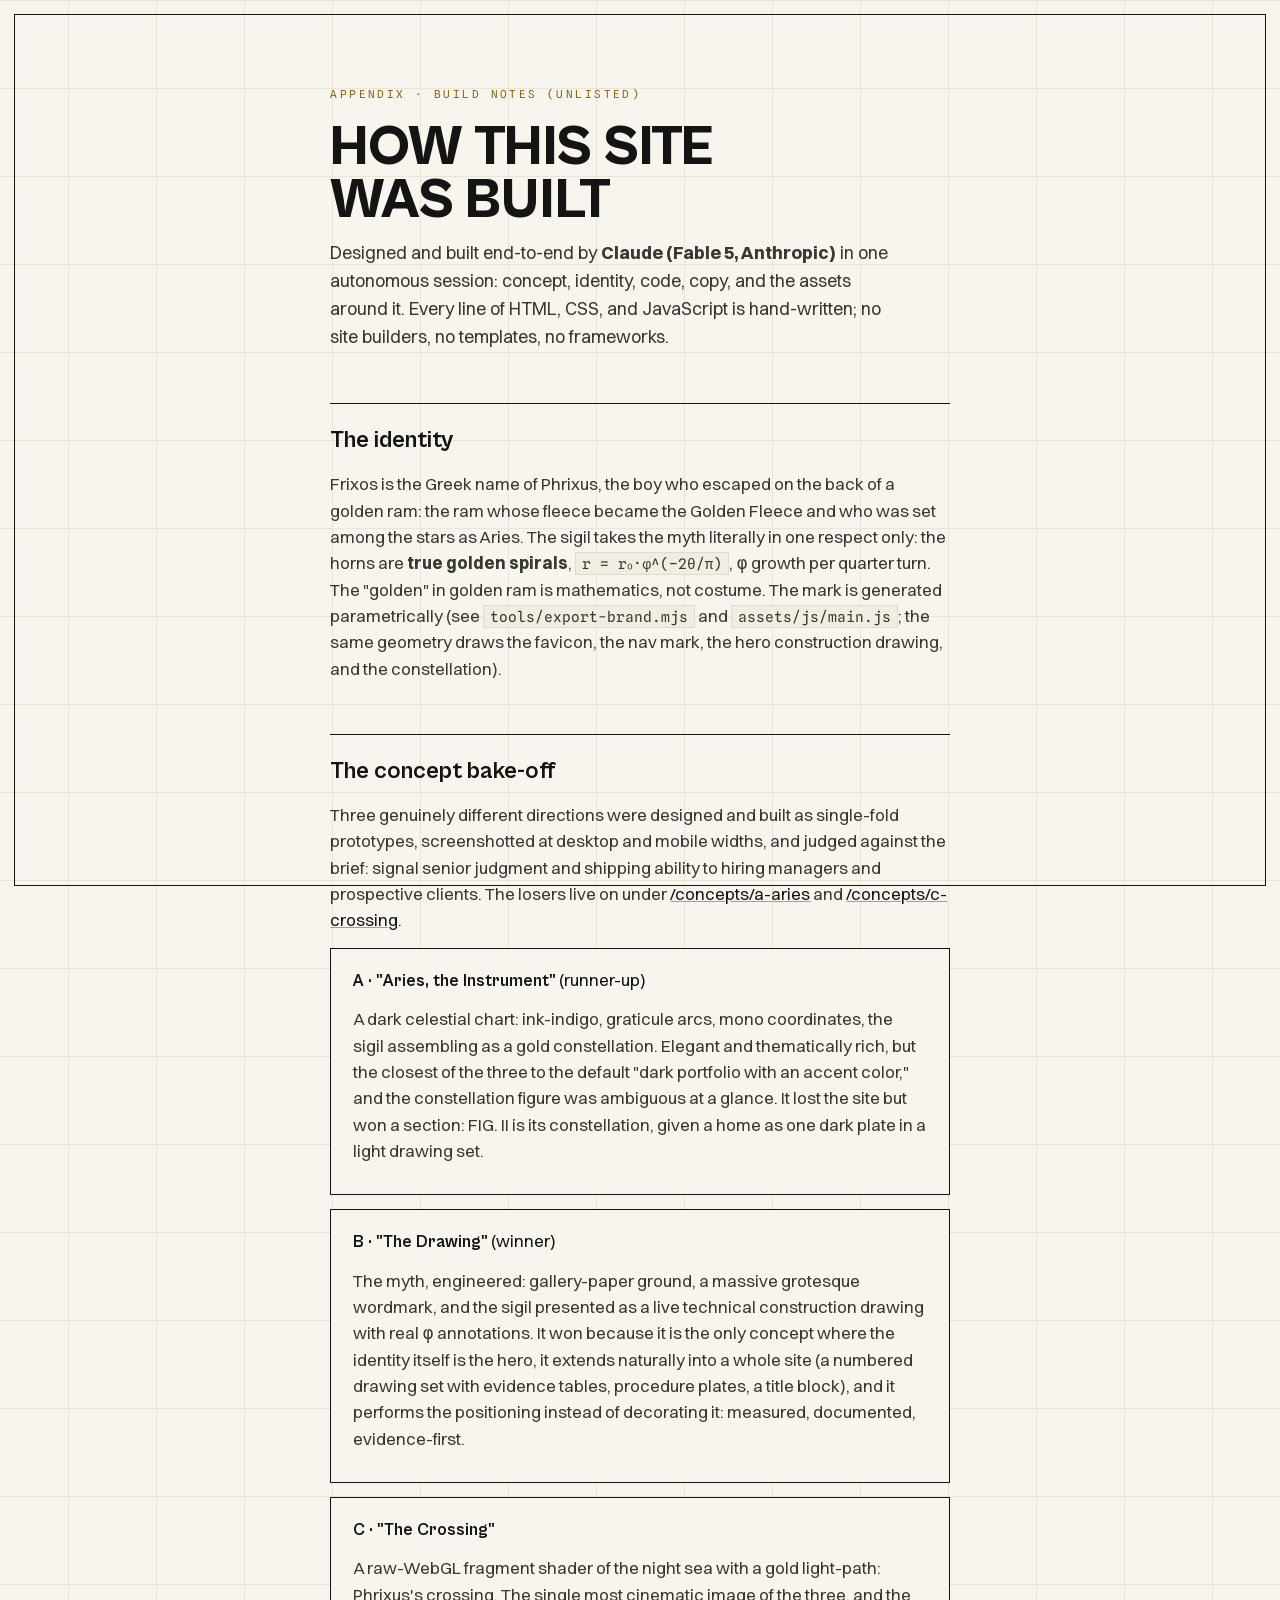
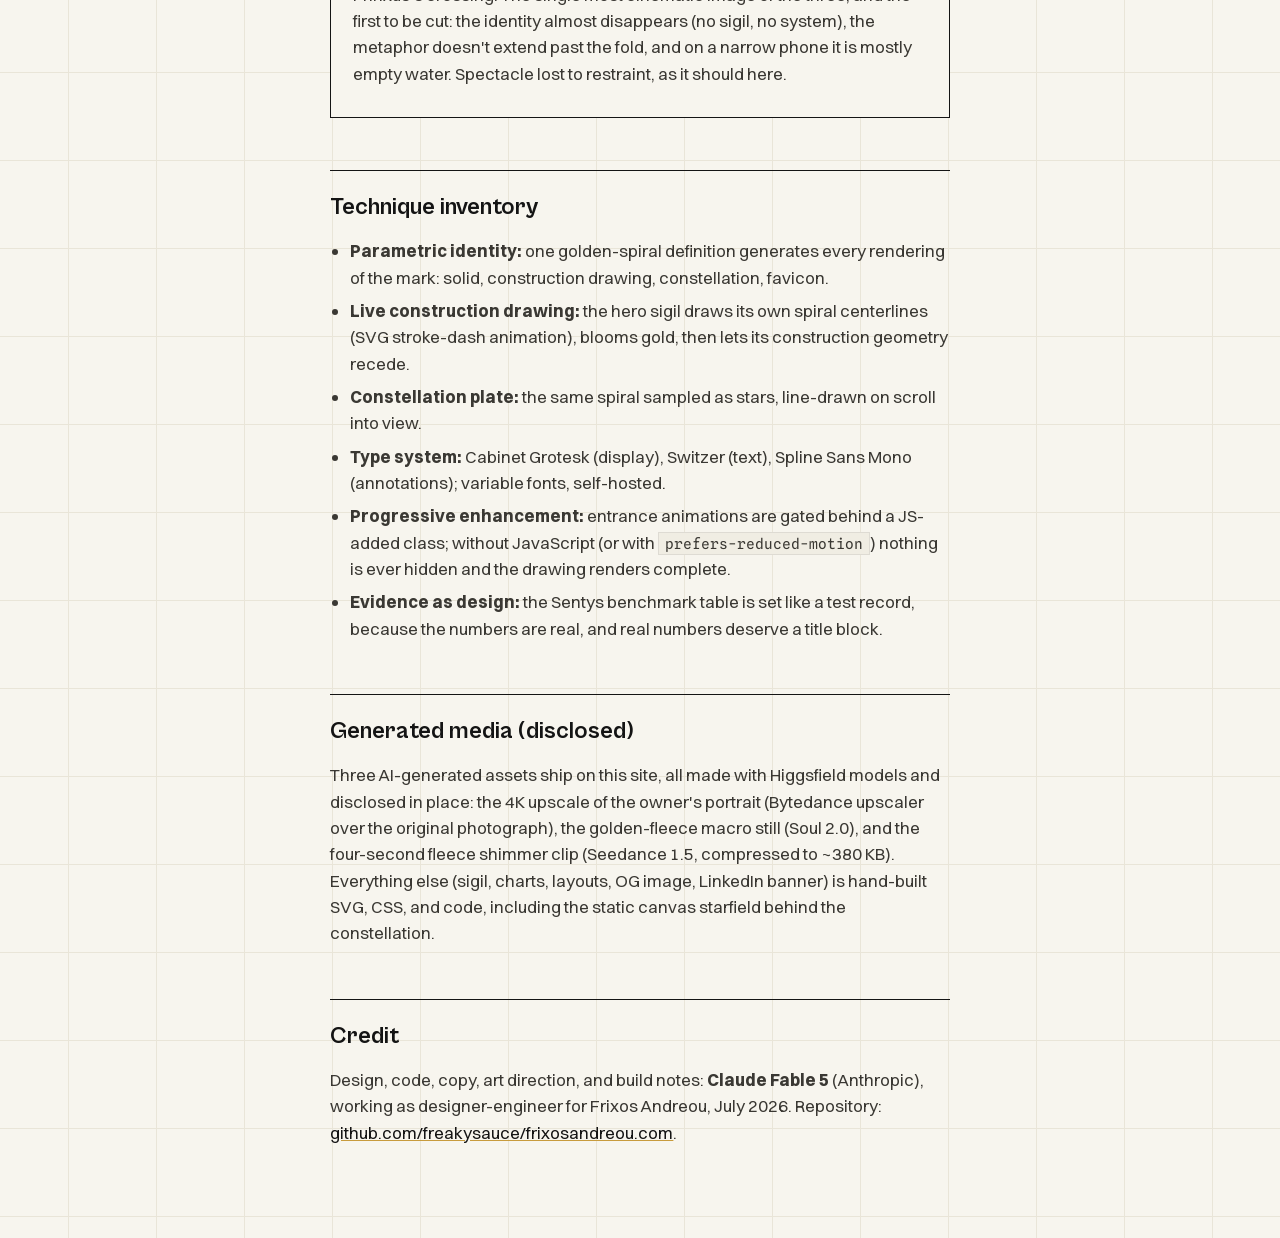
<file: guide/index.html>
<!doctype html>
<html lang="en">
<head>
<meta charset="utf-8">
<meta name="viewport" content="width=device-width, initial-scale=1">
<title>Build notes · frixos-site</title>
<meta name="description" content="How this site was designed and built.">
<meta name="robots" content="noindex">
<link rel="icon" href="../favicon.svg" type="image/svg+xml">
<link rel="stylesheet" href="../assets/css/main.css">
<script>document.documentElement.classList.add('js')</script>
<style>
  .doc{max-width:760px;margin:0 auto;padding:calc(60px + var(--frame)) var(--gutter) 80px}
  .doc h1{font-family:var(--disp);font-weight:800;text-transform:uppercase;font-size:clamp(34px,5vw,56px);line-height:.95;margin:18px 0 10px}
  .doc .lede{color:var(--ink-2);font-size:18px;max-width:56ch}
  .doc h2{font-family:var(--disp);font-weight:700;font-size:24px;margin:52px 0 12px;border-top:1px solid var(--ink);padding-top:18px}
  .doc h3{font-family:var(--disp);font-weight:700;font-size:18px;margin:26px 0 6px}
  .doc p{color:var(--ink-2);margin:12px 0;max-width:64ch}
  .doc .k{font-family:var(--mono);font-size:11px;letter-spacing:.22em;color:var(--gold-deep)}
  .doc ul{margin:12px 0 12px 20px;color:var(--ink-2)}
  .doc li{margin:7px 0}
  .doc code{font-family:var(--mono);font-size:.85em;background:var(--paper-2);padding:2px 6px;border:1px solid var(--hair)}
  .doc .loser{border:1px solid var(--ink);padding:18px 22px;margin:14px 0;background:var(--paper)}
  .doc .loser b{font-family:var(--disp)}
  .doc a{color:var(--ink);text-decoration-color:var(--gold)}
</style>
</head>
<body class="grid-paper">
<div class="sheet-frame" aria-hidden="true"></div>
<main class="doc">
  <p class="k">APPENDIX · BUILD NOTES (UNLISTED)</p>
  <h1>How this site<br>was built</h1>
  <p class="lede">Designed and built end-to-end by <b>Claude (Fable 5, Anthropic)</b> in one autonomous session: concept, identity, code, copy, and the assets around it. Every line of HTML, CSS, and JavaScript is hand-written; no site builders, no templates, no frameworks.</p>

  <h2>The identity</h2>
  <p>Frixos is the Greek name of Phrixus, the boy who escaped on the back of a golden ram: the ram whose fleece became the Golden Fleece and who was set among the stars as Aries. The sigil takes the myth literally in one respect only: the horns are <b>true golden spirals</b>, <code>r = r₀·φ^(−2θ/π)</code>, φ growth per quarter turn. The "golden" in golden ram is mathematics, not costume. The mark is generated parametrically (see <code>tools/export-brand.mjs</code> and <code>assets/js/main.js</code>; the same geometry draws the favicon, the nav mark, the hero construction drawing, and the constellation).</p>

  <h2>The concept bake-off</h2>
  <p>Three genuinely different directions were designed and built as single-fold prototypes, screenshotted at desktop and mobile widths, and judged against the brief: signal senior judgment and shipping ability to hiring managers and prospective clients. The losers live on under <a href="../concepts/a-aries/">/concepts/a-aries</a> and <a href="../concepts/c-crossing/">/concepts/c-crossing</a>.</p>
  <div class="loser">
    <b>A · "Aries, the Instrument"</b> (runner-up)
    <p>A dark celestial chart: ink-indigo, graticule arcs, mono coordinates, the sigil assembling as a gold constellation. Elegant and thematically rich, but the closest of the three to the default "dark portfolio with an accent color," and the constellation figure was ambiguous at a glance. It lost the site but won a section: FIG. II is its constellation, given a home as one dark plate in a light drawing set.</p>
  </div>
  <div class="loser">
    <b>B · "The Drawing"</b> (winner)
    <p>The myth, engineered: gallery-paper ground, a massive grotesque wordmark, and the sigil presented as a live technical construction drawing with real φ annotations. It won because it is the only concept where the identity itself is the hero, it extends naturally into a whole site (a numbered drawing set with evidence tables, procedure plates, a title block), and it performs the positioning instead of decorating it: measured, documented, evidence-first.</p>
  </div>
  <div class="loser">
    <b>C · "The Crossing"</b>
    <p>A raw-WebGL fragment shader of the night sea with a gold light-path: Phrixus's crossing. The single most cinematic image of the three, and the first to be cut: the identity almost disappears (no sigil, no system), the metaphor doesn't extend past the fold, and on a narrow phone it is mostly empty water. Spectacle lost to restraint, as it should here.</p>
  </div>

  <h2>Technique inventory</h2>
  <ul>
    <li><b>Parametric identity:</b> one golden-spiral definition generates every rendering of the mark: solid, construction drawing, constellation, favicon.</li>
    <li><b>Live construction drawing:</b> the hero sigil draws its own spiral centerlines (SVG stroke-dash animation), blooms gold, then lets its construction geometry recede.</li>
    <li><b>Constellation plate:</b> the same spiral sampled as stars, line-drawn on scroll into view.</li>
    <li><b>Type system:</b> Cabinet Grotesk (display), Switzer (text), Spline Sans Mono (annotations); variable fonts, self-hosted.</li>
    <li><b>Progressive enhancement:</b> entrance animations are gated behind a JS-added class; without JavaScript (or with <code>prefers-reduced-motion</code>) nothing is ever hidden and the drawing renders complete.</li>
    <li><b>Evidence as design:</b> the Sentys benchmark table is set like a test record, because the numbers are real, and real numbers deserve a title block.</li>
  </ul>

  <h2>Generated media (disclosed)</h2>
  <p>Three AI-generated assets ship on this site, all made with Higgsfield models and disclosed in place: the 4K upscale of the owner's portrait (Bytedance upscaler over the original photograph), the golden-fleece macro still (Soul 2.0), and the four-second fleece shimmer clip (Seedance 1.5, compressed to ~380 KB). Everything else (sigil, charts, layouts, OG image, LinkedIn banner) is hand-built SVG, CSS, and code, including the static canvas starfield behind the constellation.</p>

  <h2>Credit</h2>
  <p>Design, code, copy, art direction, and build notes: <b>Claude Fable 5</b> (Anthropic), working as designer-engineer for Frixos Andreou, July 2026. Repository: <a href="https://github.com/freakysauce/frixosandreou.com" rel="noopener">github.com/freakysauce/frixosandreou.com</a>.</p>
</main>
</body>
</html>
</file>
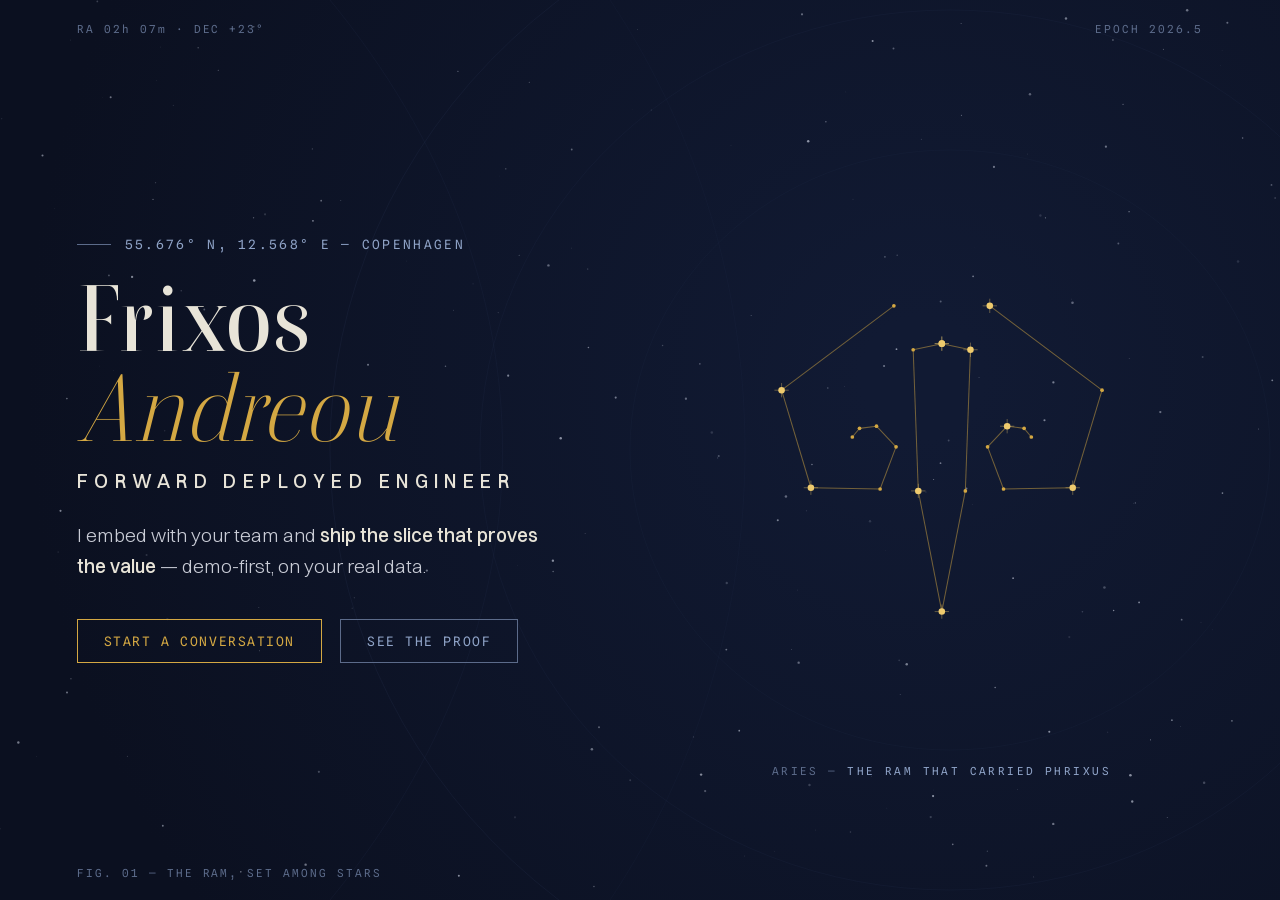
<file: concepts/a-aries/index.html>
<!doctype html>
<html lang="en">
<head>
<meta charset="utf-8">
<meta name="viewport" content="width=device-width, initial-scale=1">
<title>Concept A — Aries, the Instrument</title>
<style>
@font-face{font-family:'Boska';src:url('../../assets/fonts/Boska-Variable.woff2') format('woff2');font-weight:200 900;font-display:swap}
@font-face{font-family:'Switzer';src:url('../../assets/fonts/Switzer-Variable.woff2') format('woff2');font-weight:100 900;font-display:swap}
@font-face{font-family:'Spline Sans Mono';src:url('../../assets/fonts/SplineSansMono-Regular.woff2') format('woff2');font-weight:400;font-display:swap}
:root{
  --ink:#0B1020; --ink2:#0E1428; --paper:#E8E4D8; --gold:#D4A843; --gold-hi:#EFCB6E;
  --slate:#5C6B8A; --label:#8FA3C7;
}
*{margin:0;padding:0;box-sizing:border-box}
html,body{height:100%}
body{background:var(--ink);color:var(--paper);font-family:'Switzer',sans-serif;overflow:hidden}
#sky{position:fixed;inset:0;display:block}
.grat{position:fixed;inset:0;pointer-events:none;opacity:.5}
.hero{position:relative;z-index:2;height:100dvh;display:grid;grid-template-columns:minmax(0,1.05fr) minmax(0,.95fr);align-items:center;padding:0 clamp(24px,6vw,96px);gap:24px}
.id{max-width:620px}
.eyebrow{font-family:'Spline Sans Mono',monospace;font-size:clamp(11px,1vw,13px);letter-spacing:.18em;color:var(--label);display:flex;align-items:center;gap:14px}
.eyebrow::before{content:"";width:34px;height:1px;background:var(--slate)}
h1{font-family:'Boska',serif;font-weight:500;font-size:clamp(52px,7.2vw,108px);line-height:.98;letter-spacing:.01em;margin:22px 0 14px}
h1 em{font-style:italic;font-weight:350;color:var(--gold)}
.tag{font-size:clamp(15px,1.5vw,19px);font-weight:500;letter-spacing:.34em;text-transform:uppercase;color:var(--paper)}
.pos{margin-top:26px;font-size:clamp(16px,1.5vw,19px);font-weight:300;line-height:1.6;color:#C9CCD6;max-width:44ch}
.pos b{color:var(--paper);font-weight:500}
.cta-row{margin-top:38px;display:flex;gap:18px;align-items:center;flex-wrap:wrap}
.cta{font-family:'Spline Sans Mono',monospace;font-size:13px;letter-spacing:.12em;text-decoration:none;padding:13px 26px;border:1px solid var(--gold);color:var(--gold);transition:background .25s,color .25s}
.cta:hover,.cta:focus-visible{background:var(--gold);color:var(--ink)}
.cta.ghost{border-color:var(--slate);color:var(--label)}
.cta.ghost:hover,.cta.ghost:focus-visible{background:transparent;border-color:var(--paper);color:var(--paper)}
.chart{position:relative;height:min(72vh,640px);display:flex;align-items:center;justify-content:center}
.chart svg{width:100%;height:100%;overflow:visible}
.cap{position:absolute;bottom:-8px;left:50%;transform:translateX(-50%);font-family:'Spline Sans Mono',monospace;font-size:11px;letter-spacing:.22em;color:var(--slate);white-space:nowrap}
.cap b{color:var(--label);font-weight:400}
.hud{position:fixed;z-index:2;font-family:'Spline Sans Mono',monospace;font-size:11px;letter-spacing:.18em;color:var(--slate)}
.hud.tl{top:22px;left:clamp(24px,6vw,96px)}
.hud.tr{top:22px;right:clamp(24px,6vw,96px)}
.hud.bl{bottom:20px;left:clamp(24px,6vw,96px)}
@media (max-width:880px){
  .hero{grid-template-columns:1fr;align-content:end;padding-bottom:9dvh;gap:0}
  .chart{position:absolute;inset:4dvh 0 auto 0;height:44dvh;z-index:-1;opacity:.9}
  .cap{display:none}
  .hud.tr{display:none}
  h1{font-size:clamp(46px,13vw,72px)}
}
@media (prefers-reduced-motion:no-preference){
  .rise{opacity:0;transform:translateY(14px);animation:rise .9s cubic-bezier(.2,.6,.2,1) forwards}
  @keyframes rise{to{opacity:1;transform:none}}
  .st{animation:tw 4s ease-in-out infinite}
  @keyframes tw{0%,100%{opacity:1}50%{opacity:.45}}
}
</style>
</head>
<body>
<canvas id="sky" aria-hidden="true"></canvas>
<svg class="grat" aria-hidden="true" width="100%" height="100%" preserveAspectRatio="xMidYMid slice" viewBox="0 0 1440 900">
  <g fill="none" stroke="#2A3654" stroke-width="1">
    <ellipse cx="1030" cy="450" rx="620" ry="580" opacity=".45"/>
    <ellipse cx="1030" cy="450" rx="470" ry="440" opacity=".35"/>
    <ellipse cx="1030" cy="450" rx="320" ry="300" opacity=".28"/>
    <path d="M410 900C640 620 640 280 410 0" opacity=".35"/>
    <path d="M690 900C870 630 870 270 690 0" opacity=".25"/>
  </g>
</svg>

<div class="hud tl rise" style="animation-delay:.9s">RA 02h 07m · DEC +23°</div>
<div class="hud tr rise" style="animation-delay:1s">EPOCH 2026.5</div>
<div class="hud bl rise" style="animation-delay:1.1s">FIG. 01 — THE RAM, SET AMONG STARS</div>

<main class="hero">
  <section class="id">
    <p class="eyebrow rise" style="animation-delay:.1s">55.676° N, 12.568° E — COPENHAGEN</p>
    <h1 class="rise" style="animation-delay:.2s">Frixos<br><em>Andreou</em></h1>
    <p class="tag rise" style="animation-delay:.35s">Forward Deployed Engineer</p>
    <p class="pos rise" style="animation-delay:.5s">I embed with your team and <b>ship the slice that proves the value</b> — demo-first, on your real data.</p>
    <div class="cta-row rise" style="animation-delay:.65s">
      <a class="cta" href="mailto:frixos.andreou.dk@gmail.com">START A CONVERSATION</a>
      <a class="cta ghost" href="#work">SEE THE PROOF</a>
    </div>
  </section>
  <section class="chart" aria-label="The Aries constellation drawn as a golden ram sigil">
    <svg id="constellation" viewBox="0 0 512 512"></svg>
    <p class="cap">ARIES — <b>THE RAM THAT CARRIED PHRIXUS</b></p>
  </section>
</main>

<script>
// ---- golden-spiral ram geometry (shared identity math) ----
const PHI=(1+Math.sqrt(5))/2, B=Math.log(PHI)/(Math.PI/2), D2R=Math.PI/180;
function hornPt(t,{cx=332,cy=252,rRoot=140,startAngle=-102,sweepTurns=1.18}={},mirror=false){
  const th=sweepTurns*2*Math.PI*t, r=rRoot*Math.exp(-B*th), a=startAngle*D2R+th;
  let x=cx+r*Math.cos(a), y=cy+r*Math.sin(a);
  if(mirror)x=512-x; return [x,y];
}
// ---- constellation build ----
const svg=document.getElementById('constellation');
const NS='http://www.w3.org/2000/svg';
const ts=[0,.16,.33,.5,.66,.8,.91,1];
const right=ts.map(t=>hornPt(t)), left=ts.map(t=>hornPt(t,undefined,true));
const facePts=[[256,152],[284,158],[279,296],[256,414],[233,296],[228,158]];
const chains=[right,left,facePts.concat([facePts[0]])];
const reduce=matchMedia('(prefers-reduced-motion: reduce)').matches;
let delay=0.15;
for(const chain of chains){
  for(let i=0;i<chain.length-1;i++){
    const l=document.createElementNS(NS,'line');
    const [x1,y1]=chain[i],[x2,y2]=chain[i+1];
    l.setAttribute('x1',x1);l.setAttribute('y1',y1);l.setAttribute('x2',x2);l.setAttribute('y2',y2);
    l.setAttribute('stroke','#D4A843');l.setAttribute('stroke-width','1');l.setAttribute('opacity','.5');
    const len=Math.hypot(x2-x1,y2-y1);
    if(!reduce){
      l.style.strokeDasharray=len; l.style.strokeDashoffset=len;
      l.style.transition=`stroke-dashoffset .5s ease ${delay}s`;
      requestAnimationFrame(()=>requestAnimationFrame(()=>l.style.strokeDashoffset=0));
      delay+=0.07;
    }
    svg.appendChild(l);
  }
}
let sdelay=0.1;
for(const chain of chains){
  for(const [x,y] of chain){
    const major=Math.random()<0.35;
    const c=document.createElementNS(NS,'circle');
    c.setAttribute('cx',x);c.setAttribute('cy',y);c.setAttribute('r',major?3.2:1.8);
    c.setAttribute('fill',major?'#EFCB6E':'#D4A843');
    if(major)c.classList.add('st'),c.style.animationDelay=(Math.random()*4)+'s';
    if(!reduce){c.style.opacity=0;c.style.transition=`opacity .4s ease ${sdelay}s`;
      requestAnimationFrame(()=>requestAnimationFrame(()=>c.style.opacity=1)); sdelay+=0.05;}
    svg.appendChild(c);
    if(major){
      const g=document.createElementNS(NS,'g');
      for(const [dx,dy] of [[7,0],[-7,0],[0,7],[0,-7]]){
        const gl=document.createElementNS(NS,'line');
        gl.setAttribute('x1',x);gl.setAttribute('y1',y);gl.setAttribute('x2',x+dx);gl.setAttribute('y2',y+dy);
        gl.setAttribute('stroke','#EFCB6E');gl.setAttribute('stroke-width','.6');gl.setAttribute('opacity','.6');
        g.appendChild(gl);
      }
      svg.appendChild(g);
    }
  }
}
// ---- background star field ----
const cv=document.getElementById('sky'),ctx=cv.getContext('2d');
function drawSky(){
  const dpr=Math.min(devicePixelRatio||1,2);
  cv.width=innerWidth*dpr; cv.height=innerHeight*dpr; ctx.scale(dpr,dpr);
  const g=ctx.createRadialGradient(innerWidth*.72,innerHeight*.42,60,innerWidth*.72,innerHeight*.42,innerWidth*.7);
  g.addColorStop(0,'#111A33'); g.addColorStop(1,'#0B1020');
  ctx.fillStyle=g; ctx.fillRect(0,0,innerWidth,innerHeight);
  let seed=7;
  const rnd=()=> (seed=(seed*16807)%2147483647)/2147483647;
  for(let i=0;i<210;i++){
    const x=rnd()*innerWidth,y=rnd()*innerHeight,r=rnd()*1.1+.2,a=rnd()*.5+.12;
    ctx.beginPath();ctx.arc(x,y,r,0,7);ctx.fillStyle=`rgba(220,225,240,${a})`;ctx.fill();
  }
}
drawSky(); addEventListener('resize',drawSky);
</script>
</body>
</html>
</file>
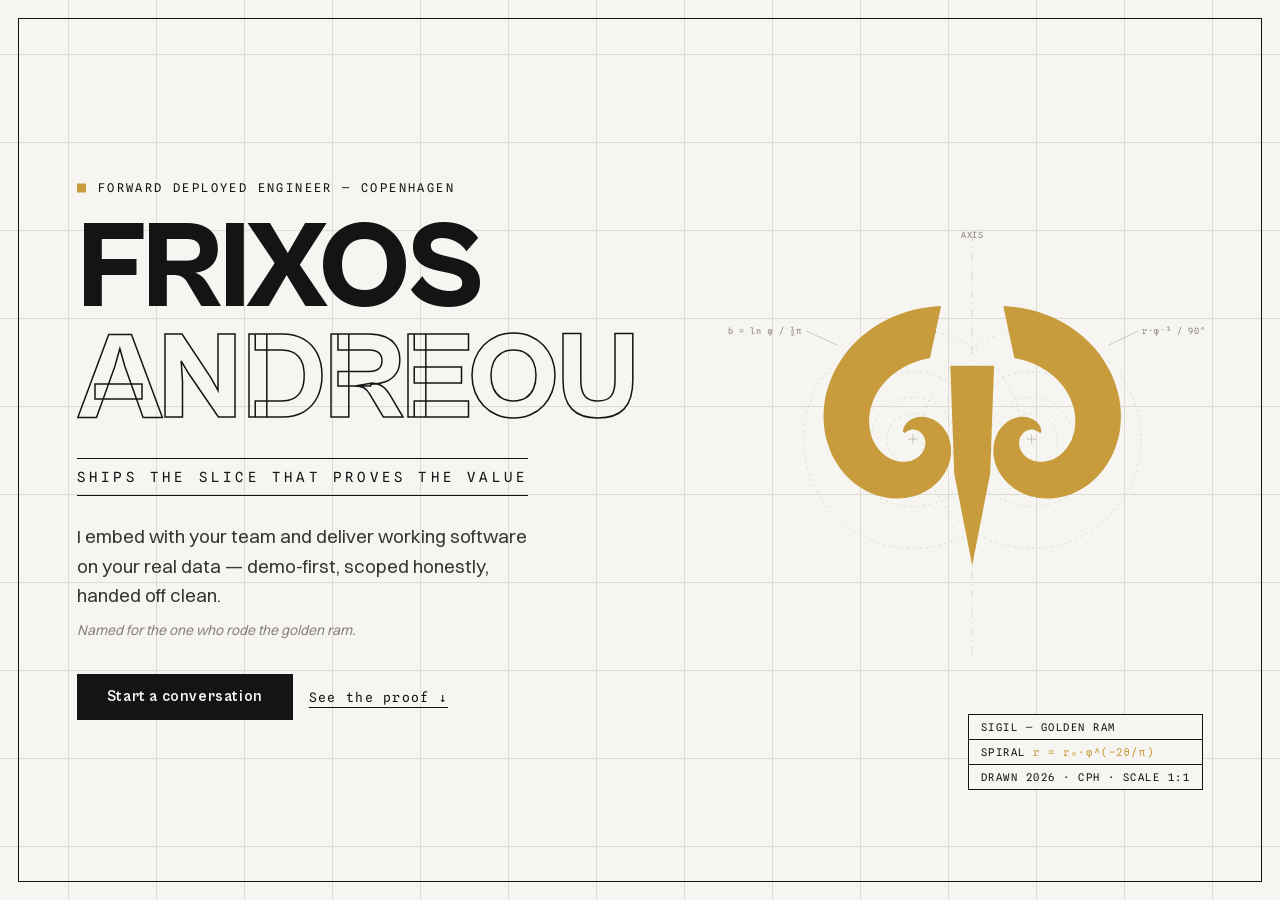
<file: concepts/b-drawing/index.html>
<!doctype html>
<html lang="en">
<head>
<meta charset="utf-8">
<meta name="viewport" content="width=device-width, initial-scale=1">
<title>Concept B — The Drawing</title>
<style>
@font-face{font-family:'Cabinet Grotesk';src:url('../../assets/fonts/CabinetGrotesk-Variable.woff2') format('woff2');font-weight:100 900;font-display:swap}
@font-face{font-family:'Switzer';src:url('../../assets/fonts/Switzer-Variable.woff2') format('woff2');font-weight:100 900;font-display:swap}
@font-face{font-family:'Spline Sans Mono';src:url('../../assets/fonts/SplineSansMono-Regular.woff2') format('woff2');font-weight:400;font-display:swap}
:root{--paper:#F6F5F1;--ink:#141414;--gold:#C89B3C;--con:#A6A29A;--hair:#DEDBD3}
*{margin:0;padding:0;box-sizing:border-box}
html,body{height:100%}
body{background:var(--paper);color:var(--ink);font-family:'Switzer',sans-serif;overflow:hidden;
  background-image:linear-gradient(var(--hair) 1px,transparent 1px),linear-gradient(90deg,var(--hair) 1px,transparent 1px);
  background-size:88px 88px;background-position:center center}
.frame{position:fixed;inset:18px;border:1px solid var(--ink);pointer-events:none;z-index:5}
.hero{height:100dvh;display:grid;grid-template-columns:minmax(0,1.15fr) minmax(0,.85fr);align-items:center;padding:0 clamp(28px,6vw,110px);gap:clamp(12px,3vw,48px)}
.eyebrow{font-family:'Spline Sans Mono',monospace;font-size:12px;letter-spacing:.2em;color:var(--ink);display:flex;gap:12px;align-items:baseline}
.eyebrow .dot{width:9px;height:9px;background:var(--gold);display:inline-block;transform:translateY(.5px)}
h1{font-family:'Cabinet Grotesk',sans-serif;font-weight:800;text-transform:uppercase;
  font-size:clamp(58px,9.6vw,150px);line-height:.9;letter-spacing:-.015em;margin:20px 0 22px}
h1 span{display:block}
h1 .second{color:transparent;-webkit-text-stroke:1.5px var(--ink)}
.tagline{font-family:'Spline Sans Mono',monospace;font-size:clamp(12px,1.2vw,14px);letter-spacing:.3em;text-transform:uppercase;border-top:1px solid var(--ink);border-bottom:1px solid var(--ink);padding:10px 0;display:inline-block}
.pos{margin-top:26px;font-size:clamp(16px,1.5vw,19px);font-weight:400;line-height:1.55;max-width:42ch;color:#3A3833}
.myth{margin-top:10px;font-size:14px;font-style:italic;color:#8A857B}
.cta-row{margin-top:34px;display:flex;gap:16px;flex-wrap:wrap;align-items:center}
.cta{font-family:'Cabinet Grotesk',sans-serif;font-weight:700;font-size:15px;letter-spacing:.04em;text-decoration:none;padding:14px 30px;background:var(--ink);color:var(--paper);transition:background .2s}
.cta:hover,.cta:focus-visible{background:var(--gold);color:var(--ink)}
.cta2{font-family:'Spline Sans Mono',monospace;font-size:13px;letter-spacing:.1em;color:var(--ink);text-decoration:underline;text-underline-offset:5px}
.draw{position:relative;height:min(78vh,680px)}
.draw svg{width:100%;height:100%;overflow:visible}
.note{font-family:'Spline Sans Mono',monospace;font-size:11px;fill:#8A857B;letter-spacing:.08em}
.plate{position:absolute;bottom:0;right:0;border:1px solid var(--ink);font-family:'Spline Sans Mono',monospace;font-size:10.5px;letter-spacing:.14em;background:var(--paper)}
.plate div{padding:6px 12px;border-bottom:1px solid var(--ink)}
.plate div:last-child{border-bottom:0}
.plate b{font-weight:400;color:var(--gold)}
@media (max-width:900px){
  .hero{grid-template-columns:1fr;grid-template-rows:minmax(0,.9fr) auto;align-content:center;padding-top:6dvh}
  .draw{order:-1;height:34dvh}
  .plate{display:none}
  h1{font-size:clamp(52px,13.5vw,88px)}
  .frame{inset:10px}
}
@media (prefers-reduced-motion:no-preference){
  .rise{opacity:0;transform:translateY(12px);animation:rise .8s cubic-bezier(.2,.6,.2,1) forwards}
  @keyframes rise{to{opacity:1;transform:none}}
}
</style>
</head>
<body>
<div class="frame" aria-hidden="true"></div>
<main class="hero">
  <section>
    <p class="eyebrow rise" style="animation-delay:.05s"><span class="dot"></span>FORWARD DEPLOYED ENGINEER — COPENHAGEN</p>
    <h1><span class="rise" style="animation-delay:.15s">Frixos</span><span class="second rise" style="animation-delay:.25s">Andreou</span></h1>
    <p class="tagline rise" style="animation-delay:.4s">Ships the slice that proves the value</p>
    <p class="pos rise" style="animation-delay:.5s">I embed with your team and deliver working software on your real data — demo-first, scoped honestly, handed off clean.</p>
    <p class="myth rise" style="animation-delay:.6s">Named for the one who rode the golden ram.</p>
    <div class="cta-row rise" style="animation-delay:.7s">
      <a class="cta" href="mailto:frixos.andreou.dk@gmail.com">Start a conversation</a>
      <a class="cta2" href="#work">See the proof ↓</a>
    </div>
  </section>
  <section class="draw" aria-label="Technical construction drawing of the golden ram sigil">
    <svg id="d" viewBox="-40 -20 592 572"></svg>
    <div class="plate">
      <div>SIGIL — GOLDEN RAM</div>
      <div>SPIRAL <b>r = r₀·φ^(−2θ/π)</b></div>
      <div>DRAWN 2026 · CPH · SCALE 1:1</div>
    </div>
  </section>
</main>
<script>
const PHI=(1+Math.sqrt(5))/2, B=Math.log(PHI)/(Math.PI/2), D2R=Math.PI/180;
const H={cx:332,cy:252,rRoot:140,startAngle:-102,sweepTurns:1.18,wRoot:34,wTip:1.5,taperPow:1.4,widthCap:.52};
function pt(t,mirror){const th=H.sweepTurns*2*Math.PI*t,r=H.rRoot*Math.exp(-B*th),a=H.startAngle*D2R+th;
  let x=H.cx+r*Math.cos(a),y=H.cy+r*Math.sin(a); if(mirror)x=512-x; return[x,y,r,a];}
function center(mirror){return [mirror?512-H.cx:H.cx,H.cy];}
function ribbon(mirror){
  const o=[],n=[],S=110;
  for(let i=0;i<=S;i++){const t=i/S,[x,y,r,a]=pt(t,mirror);
    let w=H.wRoot+(H.wTip-H.wRoot)*Math.pow(t,H.taperPow); w=Math.min(w,H.widthCap*r);
    const s=mirror?-1:1, nx=Math.cos(a)*s, ny=Math.sin(a);
    o.push([x+nx*w,y+ny*w]); n.push([x-nx*w,y-ny*w]);}
  return 'M'+o.concat(n.reverse()).map(p=>p[0].toFixed(1)+' '+p[1].toFixed(1)).join('L')+'Z';
}
function centerline(mirror){
  const p=[];for(let i=0;i<=110;i++){const[x,y]=pt(i/110,mirror);p.push([x,y]);}
  return 'M'+p.map(q=>q[0].toFixed(1)+' '+q[1].toFixed(1)).join('L');
}
const facePath='M228 158L284 158L279 296L256 414L233 296L228 158Z';
const svg=document.getElementById('d'),NS='http://www.w3.org/2000/svg';
function el(n,at){const e=document.createElementNS(NS,n);for(const k in at)e.setAttribute(k,at[k]);svg.appendChild(e);return e;}
// construction: phi-ratio circles about each spiral center
const radii=[H.rRoot,H.rRoot/PHI,H.rRoot/(PHI*PHI),H.rRoot/(PHI**3)];
for(const m of [false,true]){const [ccx,ccy]=center(m);
  radii.forEach((r,i)=>el('circle',{cx:ccx,cy:ccy,r,fill:'none',stroke:'#A6A29A','stroke-width':.7,'stroke-dasharray':'3 5',opacity:.55,class:'con'}));
  el('line',{x1:ccx-6,y1:ccy,x2:ccx+6,y2:ccy,stroke:'#A6A29A','stroke-width':.8,class:'con'});
  el('line',{x1:ccx,y1:ccy-6,x2:ccx,y2:ccy+6,stroke:'#A6A29A','stroke-width':.8,class:'con'});
}
// axis of symmetry
el('line',{x1:256,y1:-10,x2:256,y2:530,stroke:'#A6A29A','stroke-width':.7,'stroke-dasharray':'10 6 2 6',opacity:.6,class:'con'});
// dimension callouts
const t1=el('text',{x:474,y:118,class:'note','text-anchor':'start'});t1.textContent='r·φ⁻¹ / 90°';
const t2=el('text',{x:256,y:-6,class:'note','text-anchor':'middle'});t2.textContent='AXIS';
const t3=el('text',{x:38,y:118,class:'note','text-anchor':'end'});t3.textContent='b = ln φ / ½π';
// leader lines
el('line',{x1:430,y1:132,x2:468,y2:114,stroke:'#A6A29A','stroke-width':.7,class:'con'});
el('line',{x1:84,y1:132,x2:44,y2:114,stroke:'#A6A29A','stroke-width':.7,class:'con'});
// animated spiral centerlines
const reduce=matchMedia('(prefers-reduced-motion: reduce)').matches;
for(const m of [false,true]){
  const p=el('path',{d:centerline(m),fill:'none',stroke:'#141414','stroke-width':1.4});
  if(!reduce){const L=p.getTotalLength();p.style.strokeDasharray=L;p.style.strokeDashoffset=L;
    p.style.transition='stroke-dashoffset 1.6s cubic-bezier(.4,0,.2,1) .3s';
    requestAnimationFrame(()=>requestAnimationFrame(()=>p.style.strokeDashoffset=0));}
}
// final gold fill blooms in
const fills=[ribbon(false),ribbon(true),facePath].map(d=>el('path',{d,fill:'#C89B3C',opacity:reduce?1:0}));
if(!reduce){fills.forEach((f,i)=>{f.style.transition=`opacity .9s ease ${1.7+i*.15}s`;
  requestAnimationFrame(()=>requestAnimationFrame(()=>f.style.opacity=1));});
  // constructions recede once the mark lands
  setTimeout(()=>{document.querySelectorAll('.con').forEach(c=>{c.style.transition='opacity 1s ease';c.style.opacity=.28;});},2600);}
</script>
</body>
</html>
</file>
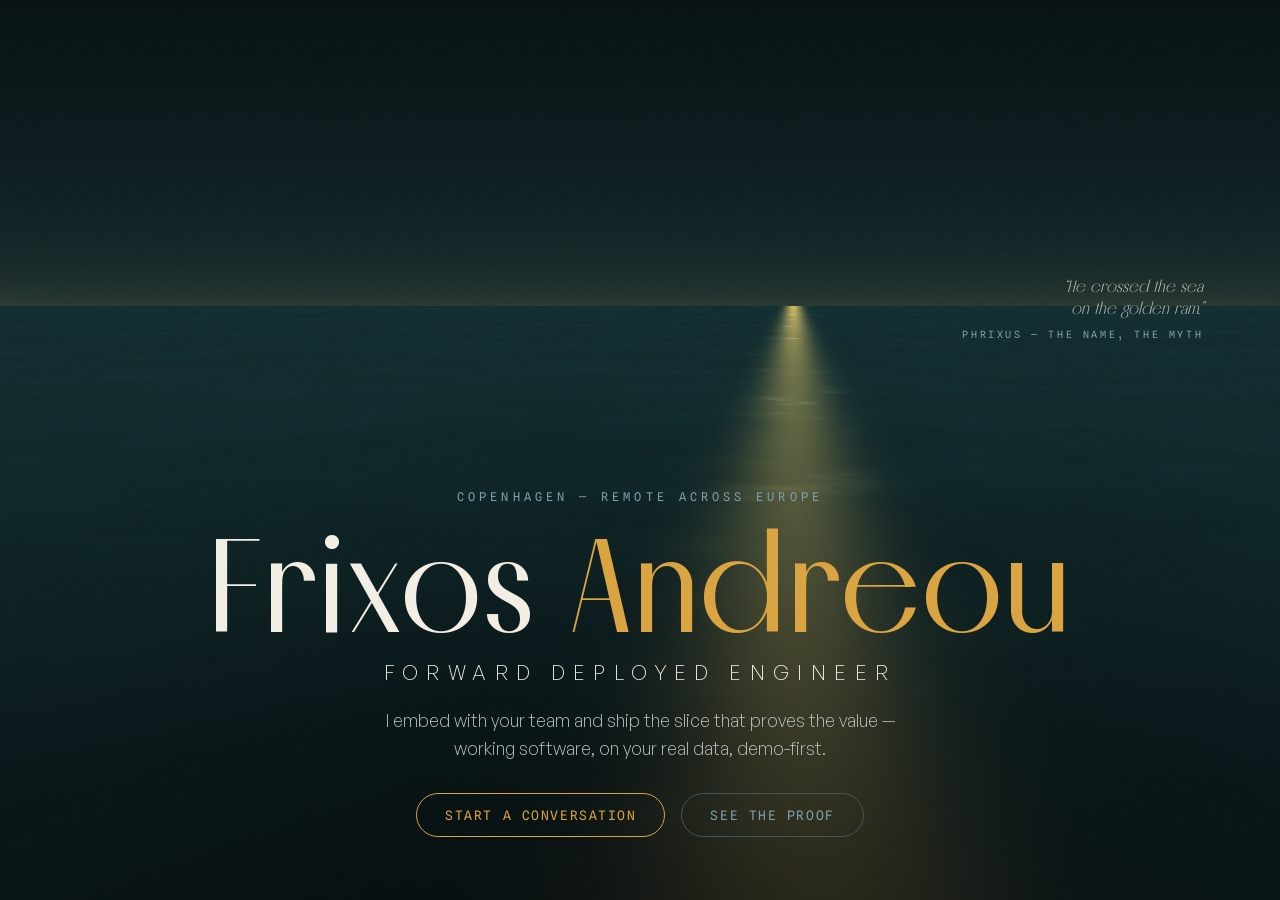
<file: concepts/c-crossing/index.html>
<!doctype html>
<html lang="en">
<head>
<meta charset="utf-8">
<meta name="viewport" content="width=device-width, initial-scale=1">
<title>Concept C — The Crossing</title>
<style>
@font-face{font-family:'Melodrama';src:url('../../assets/fonts/Melodrama-Variable.woff2') format('woff2');font-weight:300 700;font-display:swap}
@font-face{font-family:'General Sans';src:url('../../assets/fonts/GeneralSans-Variable.woff2') format('woff2');font-weight:200 700;font-display:swap}
@font-face{font-family:'Spline Sans Mono';src:url('../../assets/fonts/SplineSansMono-Regular.woff2') format('woff2');font-weight:400;font-display:swap}
:root{--deep:#0E1B1E;--gold:#D9A441;--foam:#F2EEE3;--mist:#7FA0A8}
*{margin:0;padding:0;box-sizing:border-box}
html,body{height:100%}
body{background:var(--deep);color:var(--foam);font-family:'General Sans',sans-serif;overflow:hidden}
#sea{position:fixed;inset:0;width:100%;height:100%;display:block;background:linear-gradient(#0B1517 0%,#10262B 60%,#0E1B1E 100%)}
.veil{position:fixed;inset:0;background:radial-gradient(120% 90% at 50% 108%,rgba(6,10,11,.72) 0%,rgba(6,10,11,.25) 45%,transparent 70%);pointer-events:none}
.hero{position:relative;z-index:2;height:100dvh;display:flex;flex-direction:column;justify-content:flex-end;align-items:center;text-align:center;padding:0 24px 7dvh}
.eyebrow{font-family:'Spline Sans Mono',monospace;font-size:12px;letter-spacing:.34em;color:var(--mist)}
h1{font-family:'Melodrama',serif;font-weight:480;font-size:clamp(58px,10.5vw,164px);line-height:1;margin:14px 0 6px;letter-spacing:.005em}
h1 .gold{color:var(--gold)}
.tag{font-family:'General Sans',sans-serif;font-weight:300;font-size:clamp(14px,1.6vw,20px);letter-spacing:.42em;text-transform:uppercase;color:var(--foam)}
.pos{margin-top:20px;font-weight:300;font-size:clamp(15px,1.4vw,18px);line-height:1.6;color:#C4CDC9;max-width:52ch}
.cta-row{margin-top:30px;display:flex;gap:16px;flex-wrap:wrap;justify-content:center}
.cta{font-family:'Spline Sans Mono',monospace;font-size:13px;letter-spacing:.12em;text-decoration:none;padding:13px 28px;border:1px solid var(--gold);color:var(--gold);border-radius:999px;transition:all .25s}
.cta:hover,.cta:focus-visible{background:var(--gold);color:#0B1517}
.cta.ghost{border-color:#3E585C;color:var(--mist)}
.cta.ghost:hover,.cta.ghost:focus-visible{background:transparent;border-color:var(--foam);color:var(--foam)}
.myth{position:fixed;z-index:2;top:calc(34dvh - 30px);right:clamp(20px,6vw,90px);font-style:italic;font-family:'Melodrama',serif;font-weight:340;font-size:clamp(13px,1.3vw,17px);color:rgba(242,238,227,.75);text-align:right}
.myth small{display:block;font-family:'Spline Sans Mono',monospace;font-style:normal;font-size:10px;letter-spacing:.26em;color:var(--mist);margin-top:8px}
@media (max-width:720px){ .myth{top:auto;bottom:47dvh;right:20px} h1{font-size:clamp(52px,14vw,90px)} }
@media (prefers-reduced-motion:no-preference){
  .rise{opacity:0;transform:translateY(16px);animation:rise 1.1s cubic-bezier(.2,.6,.2,1) forwards}
  @keyframes rise{to{opacity:1;transform:none}}
}
</style>
</head>
<body>
<canvas id="sea" aria-hidden="true"></canvas>
<div class="veil" aria-hidden="true"></div>
<p class="myth rise" style="animation-delay:1s">“He crossed the sea<br>on the golden ram.”<small>PHRIXUS — THE NAME, THE MYTH</small></p>
<main class="hero">
  <p class="eyebrow rise" style="animation-delay:.15s">COPENHAGEN — REMOTE ACROSS EUROPE</p>
  <h1 class="rise" style="animation-delay:.3s">Frixos <span class="gold">Andreou</span></h1>
  <p class="tag rise" style="animation-delay:.5s">Forward Deployed Engineer</p>
  <p class="pos rise" style="animation-delay:.65s">I embed with your team and ship the slice that proves the value — working software, on your real data, demo-first.</p>
  <div class="cta-row rise" style="animation-delay:.8s">
    <a class="cta" href="mailto:frixos.andreou.dk@gmail.com">START A CONVERSATION</a>
    <a class="cta ghost" href="#work">SEE THE PROOF</a>
  </div>
</main>
<script>
const cv=document.getElementById('sea');
const gl=cv.getContext('webgl',{antialias:false,alpha:false});
const reduce=matchMedia('(prefers-reduced-motion: reduce)').matches;
if(gl){
const VS='attribute vec2 p;void main(){gl_Position=vec4(p,0.,1.);}';
const FS=`precision highp float;
uniform vec2 R;uniform float T;
float h(vec2 p){return fract(sin(dot(p,vec2(127.1,311.7)))*43758.5453);}
float n(vec2 p){vec2 i=floor(p),f=fract(p);f=f*f*(3.-2.*f);
 return mix(mix(h(i),h(i+vec2(1,0)),f.x),mix(h(i+vec2(0,1)),h(i+vec2(1,1)),f.x),f.y);}
float fbm(vec2 p){float v=0.,a=.5;for(int i=0;i<4;i++){v+=a*n(p);p*=2.13;a*=.5;}return v;}
void main(){
 vec2 uv=gl_FragCoord.xy/R; float hor=.66;
 vec3 col;
 if(uv.y>hor){
   float t=(uv.y-hor)/(1.-hor);
   col=mix(vec3(.075,.16,.17),vec3(.035,.075,.08),t);
   col+=vec3(.10,.075,.03)*exp(-t*9.)* (1.-.3*fbm(vec2(uv.x*7.,t*3.)));
   float st=step(.9985,h(floor(uv*R/2.)))*t*.5;
   col+=vec3(st);
 } else {
   float d=(hor-uv.y)/hor;            // 0 at horizon -> 1 at bottom
   float per=.05/(d+.028);            // perspective scale
   vec2 w=vec2((uv.x-.5)*R.x/R.y*per*22.,per*30.+T*.55);
   float rip=fbm(w)*.5+fbm(w*2.7+vec2(0.,T*.35))*.35;
   vec3 water=mix(vec3(.078,.19,.20),vec3(.045,.10,.11),d);
   water*=.85+.3*rip;
   float cx=.62;
   float width=.006+d*.13+rip*.02*d;
   float path=exp(-pow(abs(uv.x-cx+ (rip-.42)*.05*d ),2.)/(width*width));
   float glint=smoothstep(.45,.95,rip)*path;
   vec3 gold=vec3(.85,.64,.25);
   col=water+gold*path*.35+vec3(.96,.84,.48)*glint*.9;
   col+=gold*exp(-d*16.)*.5*path;     // hot line at horizon
 }
 col+=(h(gl_FragCoord.xy)-.5)*.015;   // grain vs banding
 gl_FragColor=vec4(col,1.);}
`;
function sh(t,s){const x=gl.createShader(t);gl.shaderSource(x,s);gl.compileShader(x);return x;}
const pr=gl.createProgram();
gl.attachShader(pr,sh(gl.VERTEX_SHADER,VS));gl.attachShader(pr,sh(gl.FRAGMENT_SHADER,FS));
gl.linkProgram(pr);gl.useProgram(pr);
const b=gl.createBuffer();gl.bindBuffer(gl.ARRAY_BUFFER,b);
gl.bufferData(gl.ARRAY_BUFFER,new Float32Array([-1,-1,3,-1,-1,3]),gl.STATIC_DRAW);
const lp=gl.getAttribLocation(pr,'p');gl.enableVertexAttribArray(lp);gl.vertexAttribPointer(lp,2,gl.FLOAT,false,0,0);
const uR=gl.getUniformLocation(pr,'R'),uT=gl.getUniformLocation(pr,'T');
function size(){const d=Math.min(devicePixelRatio||1,1.5);
  cv.width=innerWidth*d;cv.height=innerHeight*d;gl.viewport(0,0,cv.width,cv.height);
  gl.uniform2f(uR,cv.width,cv.height);}
size();addEventListener('resize',size);
let start=performance.now();
function frame(){
  gl.uniform1f(uT,(performance.now()-start)/1000);
  gl.drawArrays(gl.TRIANGLES,0,3);
  if(!reduce)requestAnimationFrame(frame);
}
frame();
}
</script>
</body>
</html>
</file>
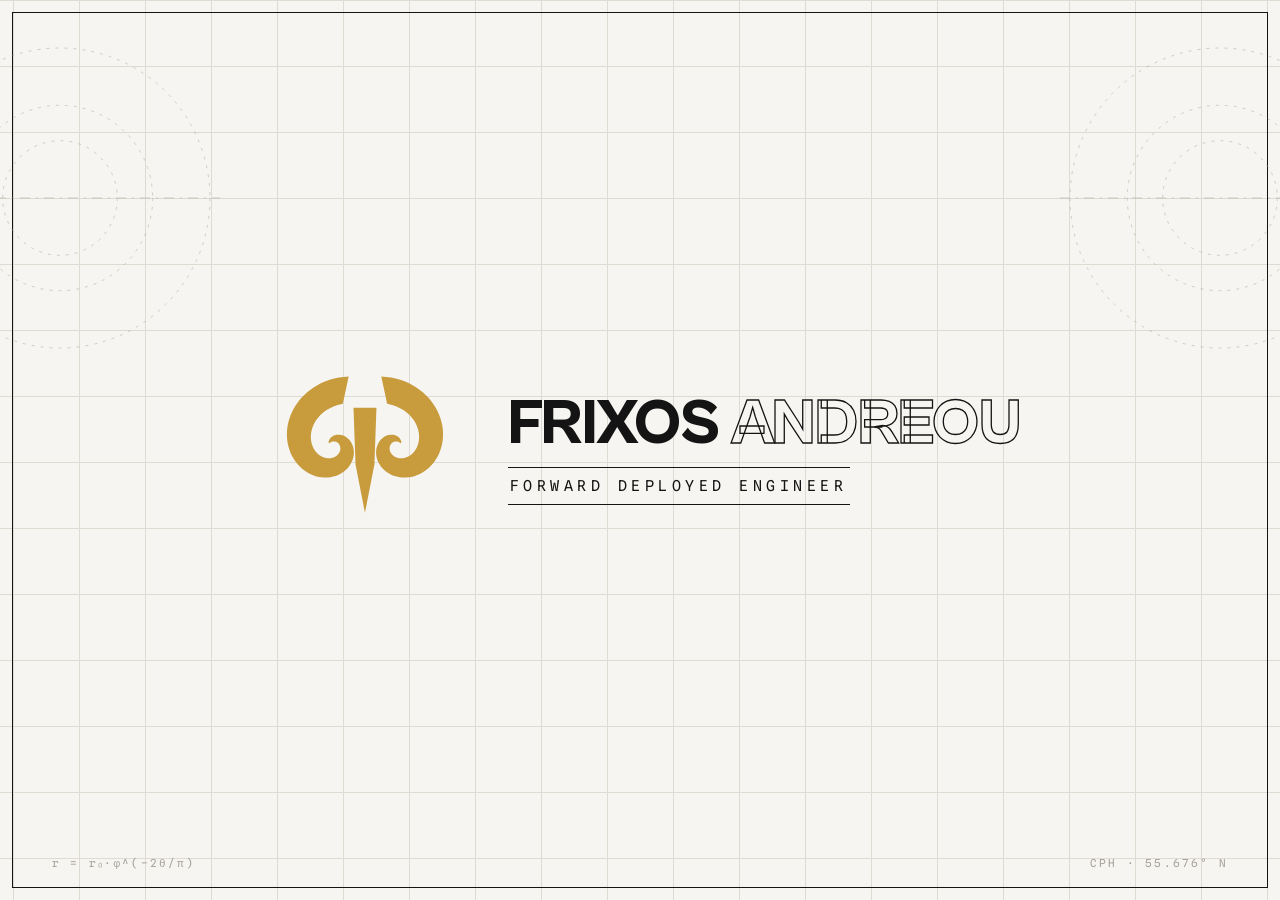
<file: tools/banner.html>
<!doctype html>
<html lang="en"><head><meta charset="utf-8">
<style>
@font-face{font-family:'Cabinet Grotesk';src:url('../assets/fonts/CabinetGrotesk-Variable.woff2') format('woff2');font-weight:100 900}
@font-face{font-family:'Spline Sans Mono';src:url('../assets/fonts/SplineSansMono-Regular.woff2') format('woff2');font-weight:400}
*{margin:0;box-sizing:border-box}
body{width:1584px;height:396px;background:#F6F5F1;color:#141414;overflow:hidden;
  background-image:linear-gradient(#DEDBD3 1px,transparent 1px),linear-gradient(90deg,#DEDBD3 1px,transparent 1px);
  background-size:66px 66px;background-position:center top}
.frame{position:fixed;inset:12px;border:1.5px solid #141414}
.center{position:absolute;left:50%;top:50%;transform:translate(-50%,-50%);display:flex;align-items:center;gap:38px}
.mark{width:210px;flex:none}
h1{font-family:'Cabinet Grotesk',sans-serif;font-weight:800;text-transform:uppercase;font-size:64px;line-height:.92;letter-spacing:-.01em;white-space:nowrap}
h1 .outline{color:transparent;-webkit-text-stroke:1.3px #141414}
.tag{margin-top:14px;font-family:'Spline Sans Mono',monospace;font-size:15px;letter-spacing:.3em;
  border-top:1.5px solid #141414;border-bottom:1.5px solid #141414;padding:9px 2px;display:inline-block;white-space:nowrap}
svg.con{position:absolute;top:0;height:396px;opacity:.5}
.note{position:absolute;font-family:'Spline Sans Mono',monospace;font-size:11px;letter-spacing:.2em;color:#A6A29A}
</style></head>
<body>
<div class="frame"></div>
<svg class="con" style="left:-140px" width="480" viewBox="0 0 480 396" fill="none" stroke="#A6A29A">
  <circle cx="200" cy="198" r="150" stroke-dasharray="3 6" stroke-width="1"/>
  <circle cx="200" cy="198" r="92.7" stroke-dasharray="3 6" stroke-width="1"/>
  <circle cx="200" cy="198" r="57.3" stroke-dasharray="3 6" stroke-width="1"/>
  <line x1="40" y1="198" x2="360" y2="198" stroke-width="1" stroke-dasharray="10 6 2 6"/>
</svg>
<svg class="con" style="right:-140px" width="480" viewBox="0 0 480 396" fill="none" stroke="#A6A29A">
  <circle cx="280" cy="198" r="150" stroke-dasharray="3 6" stroke-width="1"/>
  <circle cx="280" cy="198" r="92.7" stroke-dasharray="3 6" stroke-width="1"/>
  <circle cx="280" cy="198" r="57.3" stroke-dasharray="3 6" stroke-width="1"/>
  <line x1="120" y1="198" x2="440" y2="198" stroke-width="1" stroke-dasharray="10 6 2 6"/>
</svg>
<p class="note" style="left:52px;bottom:30px">r = r₀·φ^(−2θ/π)</p>
<p class="note" style="right:52px;bottom:30px;text-align:right">CPH · 55.676° N</p>
<div class="center">
  <div class="mark" id="m"></div>
  <div>
    <h1>Frixos <span class="outline">Andreou</span></h1>
    <p class="tag">FORWARD DEPLOYED ENGINEER</p>
  </div>
</div>
<script>
var PHI=(1+Math.sqrt(5))/2,B=Math.log(PHI)/(Math.PI/2),D2R=Math.PI/180;
var H={cx:332,cy:252,rRoot:140,startAngle:-102,sweepTurns:1.18,wRoot:34,wTip:1.5,taperPow:1.4,widthCap:.52};
function rib(m){var o=[],n=[],S=110;for(var i=0;i<=S;i++){var t=i/S,th=H.sweepTurns*2*Math.PI*t,
r=H.rRoot*Math.exp(-B*th),a=H.startAngle*D2R+th,x=H.cx+r*Math.cos(a),y=H.cy+r*Math.sin(a);
if(m)x=512-x;var w=Math.min(H.wRoot+(H.wTip-H.wRoot)*Math.pow(t,H.taperPow),H.widthCap*r),
s=m?-1:1,nx=Math.cos(a)*s,ny=Math.sin(a);o.push([x+nx*w,y+ny*w]);n.push([x-nx*w,y-ny*w]);}
return 'M'+o.concat(n.reverse()).map(function(p){return p[0].toFixed(1)+' '+p[1].toFixed(1)}).join('L')+'Z';}
document.getElementById('m').innerHTML='<svg viewBox="0 0 512 512"><path d="'+rib(false)+
'" fill="#C89B3C"/><path d="'+rib(true)+'" fill="#C89B3C"/><path d="M228 158L284 158L279 296L256 414L233 296L228 158Z" fill="#C89B3C"/></svg>';
</script>
</body></html>
</file>
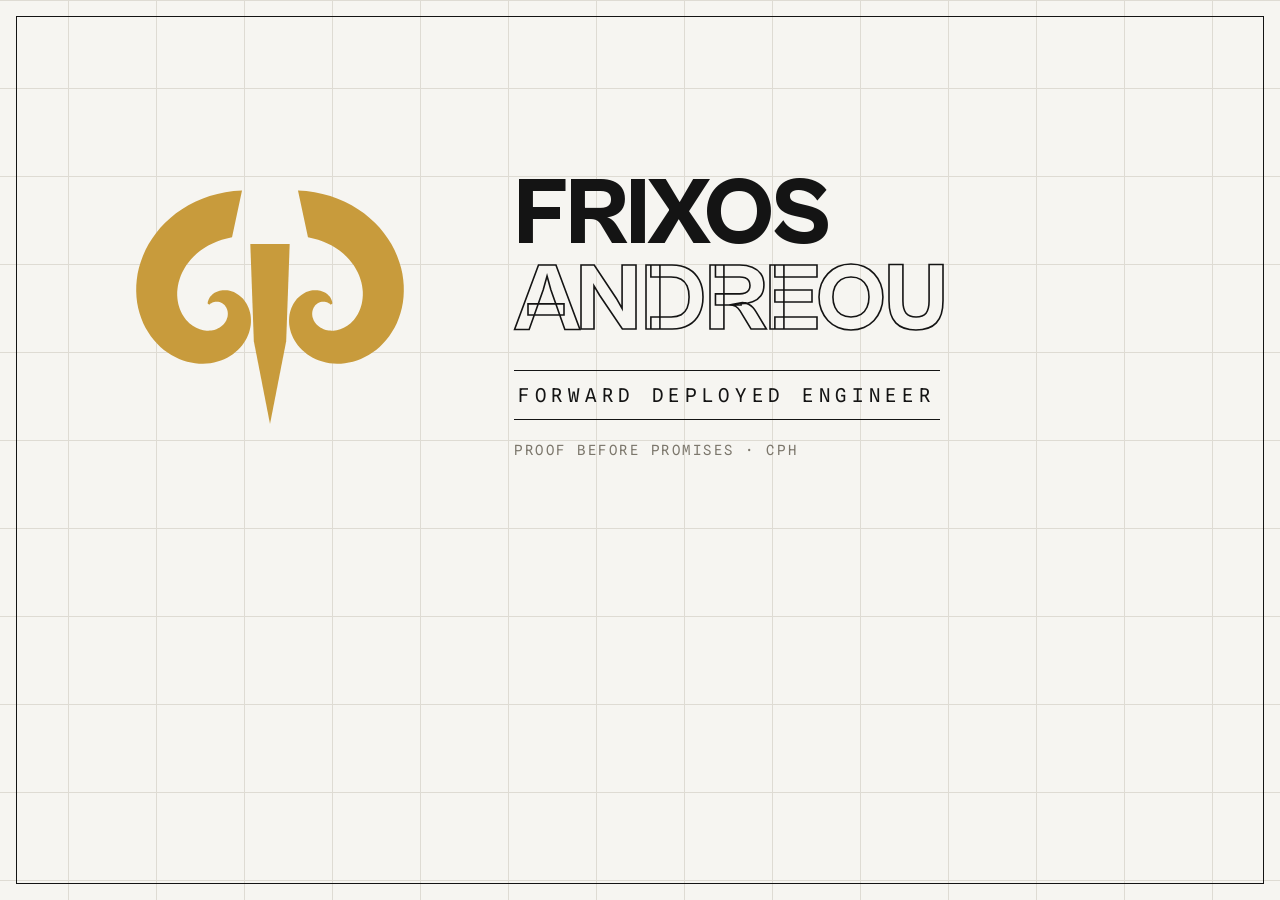
<file: tools/og.html>
<!doctype html>
<html lang="en"><head><meta charset="utf-8">
<style>
@font-face{font-family:'Cabinet Grotesk';src:url('../assets/fonts/CabinetGrotesk-Variable.woff2') format('woff2');font-weight:100 900}
@font-face{font-family:'Switzer';src:url('../assets/fonts/Switzer-Variable.woff2') format('woff2');font-weight:100 900}
@font-face{font-family:'Spline Sans Mono';src:url('../assets/fonts/SplineSansMono-Regular.woff2') format('woff2');font-weight:400}
*{margin:0;box-sizing:border-box}
body{width:1200px;height:630px;background:#F6F5F1;font-family:'Switzer',sans-serif;color:#141414;overflow:hidden;
  background-image:linear-gradient(#DEDBD3 1px,transparent 1px),linear-gradient(90deg,#DEDBD3 1px,transparent 1px);
  background-size:88px 88px;background-position:center top}
.frame{position:fixed;inset:16px;border:1.5px solid #141414}
.wrap{position:relative;height:100%;display:flex;align-items:center;gap:64px;padding:0 90px}
.mark{width:360px;flex:none}
h1{font-family:'Cabinet Grotesk',sans-serif;font-weight:800;text-transform:uppercase;font-size:96px;line-height:.9;letter-spacing:-.015em}
h1 .outline{color:transparent;-webkit-text-stroke:1.6px #141414}
.tag{margin-top:26px;font-family:'Spline Sans Mono',monospace;font-size:19px;letter-spacing:.3em;border-top:1.5px solid #141414;border-bottom:1.5px solid #141414;padding:13px 4px;display:inline-block}
.sub{margin-top:22px;font-family:'Spline Sans Mono',monospace;font-size:14px;letter-spacing:.18em;color:#7C776C}
</style></head>
<body>
<div class="frame"></div>
<div class="wrap">
  <div class="mark" id="m"></div>
  <div>
    <h1>Frixos<br><span class="outline">Andreou</span></h1>
    <p class="tag">FORWARD DEPLOYED ENGINEER</p>
    <p class="sub">PROOF BEFORE PROMISES · CPH</p>
  </div>
</div>
<script>
var PHI=(1+Math.sqrt(5))/2,B=Math.log(PHI)/(Math.PI/2),D2R=Math.PI/180;
var H={cx:332,cy:252,rRoot:140,startAngle:-102,sweepTurns:1.18,wRoot:34,wTip:1.5,taperPow:1.4,widthCap:.52};
function rib(m){var o=[],n=[],S=110;for(var i=0;i<=S;i++){var t=i/S,th=H.sweepTurns*2*Math.PI*t,
r=H.rRoot*Math.exp(-B*th),a=H.startAngle*D2R+th,x=H.cx+r*Math.cos(a),y=H.cy+r*Math.sin(a);
if(m)x=512-x;var w=Math.min(H.wRoot+(H.wTip-H.wRoot)*Math.pow(t,H.taperPow),H.widthCap*r),
s=m?-1:1,nx=Math.cos(a)*s,ny=Math.sin(a);o.push([x+nx*w,y+ny*w]);n.push([x-nx*w,y-ny*w]);}
return 'M'+o.concat(n.reverse()).map(function(p){return p[0].toFixed(1)+' '+p[1].toFixed(1)}).join('L')+'Z';}
document.getElementById('m').innerHTML='<svg viewBox="0 0 512 512"><path d="'+rib(false)+
'" fill="#C89B3C"/><path d="'+rib(true)+'" fill="#C89B3C"/><path d="M228 158L284 158L279 296L256 414L233 296L228 158Z" fill="#C89B3C"/></svg>';
</script>
</body></html>
</file>
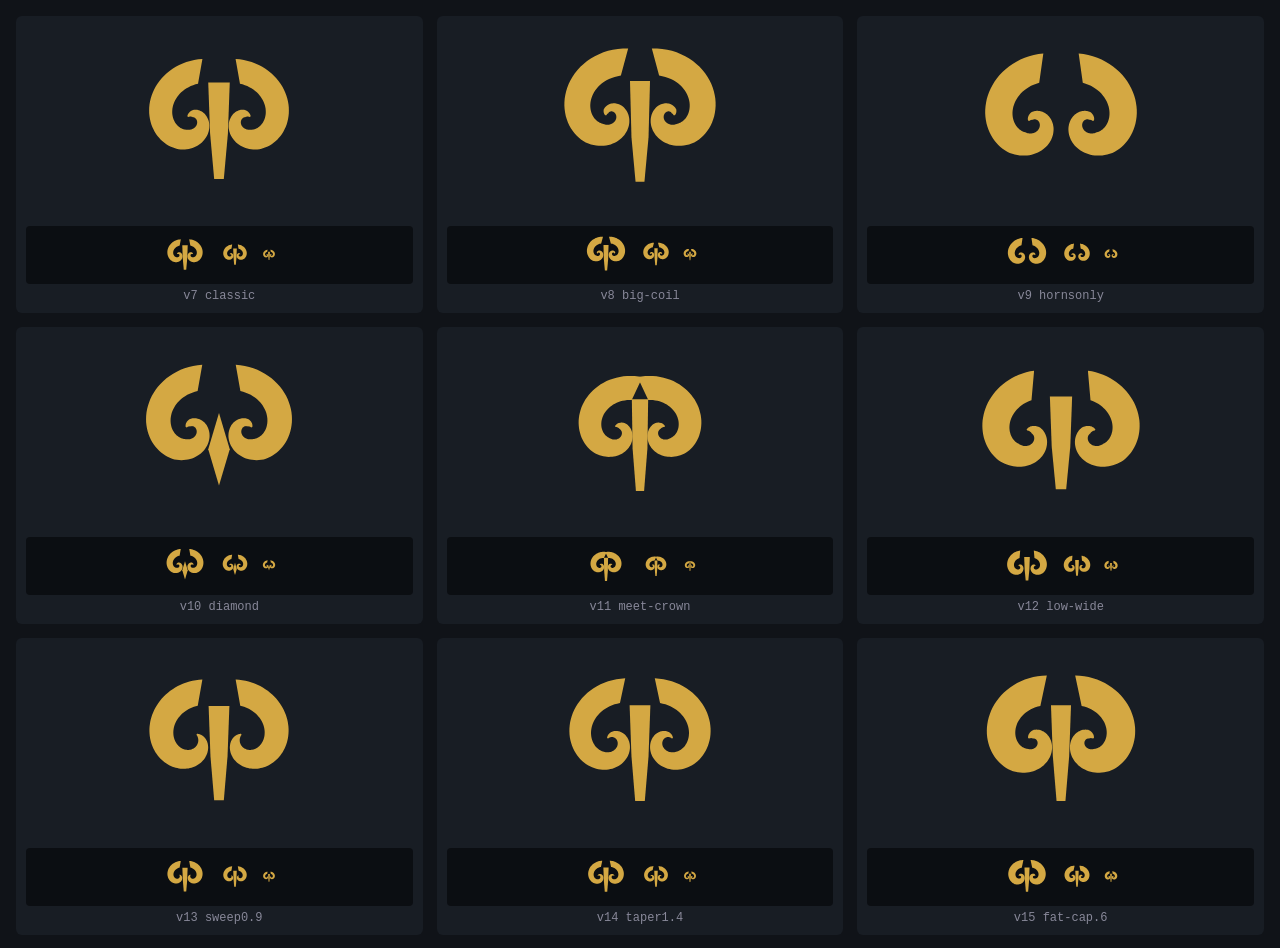
<file: tools/sigil-grid.html>
<!doctype html><meta charset="utf-8"><style>
body{background:#101318;color:#889;font:12px monospace;margin:0;padding:16px}
.grid{display:grid;grid-template-columns:repeat(3,1fr);gap:14px}
.cell{background:#181d24;padding:10px;text-align:center;border-radius:6px}
.small{display:flex;gap:10px;justify-content:center;align-items:center;margin-top:6px;background:#0b0e12;padding:5px;border-radius:4px}
p{margin:5px 0 0}</style><div class="grid"><div class="cell"><div class="big"><svg width="190" height="190" viewBox="0 0 512 512" xmlns="http://www.w3.org/2000/svg">
    <path d="M300.7 88.6L311.9 89.7L322.9 91.5L333.6 94.0L344.0 97.1L353.9 100.8L363.4 105.1L372.5 110.0L381.1 115.3L389.3 121.1L396.9 127.3L403.9 133.9L410.4 140.8L416.4 148.1L421.8 155.5L426.6 163.2L430.8 171.1L434.4 179.1L437.5 187.2L440.0 195.3L441.9 203.5L443.3 211.6L444.1 219.7L444.3 227.7L444.1 235.6L443.3 243.3L442.1 250.8L440.4 258.1L438.3 265.2L435.7 272.0L432.7 278.5L429.4 284.8L425.7 290.7L421.7 296.2L417.4 301.4L412.9 306.3L408.1 310.7L403.1 314.8L398.0 318.4L392.7 321.7L387.2 324.5L381.7 327.0L376.1 329.0L370.5 330.7L364.9 331.9L359.2 332.6L353.6 332.8L348.1 332.6L342.7 332.1L337.4 331.2L332.4 330.0L327.5 328.5L322.8 326.7L318.4 324.7L314.2 322.4L310.2 319.9L306.4 317.2L302.9 314.3L299.7 311.2L296.8 308.1L294.1 304.7L291.7 301.3L289.6 297.9L287.7 294.3L286.1 290.7L284.8 287.1L283.7 283.5L282.9 279.9L282.3 276.3L282.0 272.8L281.9 269.3L282.1 265.9L282.4 262.6L283.0 259.3L283.7 256.2L284.7 253.2L285.8 250.3L287.1 247.6L288.5 245.0L290.0 242.5L291.7 240.2L293.5 238.1L295.4 236.1L297.4 234.3L299.4 232.7L301.5 231.2L303.7 229.9L305.9 228.8L308.1 227.8L310.4 227.0L312.6 226.3L314.8 225.8L317.0 225.5L319.2 225.4L321.4 225.6L323.6 226.0L325.6 226.5L327.6 227.2L329.5 228.0L331.2 228.9L332.8 230.0L334.3 231.1L335.6 232.3L336.8 233.6L337.9 234.9L338.8 236.3L339.6 237.7L340.2 239.1L340.7 240.5L341.1 241.9L341.3 243.3L339.2 245.5L338.4 245.1L337.5 244.8L336.7 244.5L335.9 244.3L335.1 244.2L334.3 244.1L333.5 244.1L332.7 244.1L331.9 244.1L331.2 244.2L330.5 244.3L329.8 244.4L329.1 244.6L328.4 244.8L327.8 245.0L327.2 245.3L326.6 245.6L325.9 245.7L325.2 245.8L324.5 245.9L323.8 246.2L323.1 246.4L322.4 246.7L321.7 247.1L321.0 247.5L320.3 247.9L319.7 248.5L319.1 249.0L318.5 249.7L317.9 250.3L317.4 251.1L316.9 251.8L316.4 252.7L316.0 253.5L315.7 254.4L315.4 255.4L315.1 256.4L315.0 257.4L314.9 258.4L314.8 259.5L314.8 260.6L314.9 261.7L315.1 262.9L315.4 264.0L315.7 265.1L316.1 266.3L316.6 267.4L317.2 268.5L317.9 269.6L318.7 270.7L319.5 271.8L320.4 272.8L321.5 273.7L322.6 274.6L323.7 275.5L325.0 276.3L326.3 277.0L327.7 277.6L329.2 278.2L330.8 278.7L332.4 279.1L334.0 279.3L335.7 279.5L337.5 279.6L339.2 279.5L341.1 279.5L343.1 279.5L345.2 279.4L347.3 279.1L349.5 278.7L351.7 278.1L353.9 277.3L356.2 276.4L358.4 275.3L360.7 274.0L362.9 272.4L365.0 270.7L367.2 268.8L369.2 266.7L371.2 264.4L373.0 261.9L374.8 259.2L376.3 256.3L377.8 253.2L379.0 249.9L380.1 246.5L381.0 242.8L381.6 239.0L382.0 235.1L382.1 231.0L381.9 226.8L381.5 222.5L380.7 218.2L379.6 213.7L378.2 209.2L376.4 204.7L374.2 200.2L371.7 195.8L368.8 191.4L365.6 187.1L361.9 182.9L357.9 178.8L353.5 175.0L348.7 171.3L343.5 167.9L338.0 164.8L332.1 161.9L325.9 159.4L319.3 157.3L312.5 155.5Z" fill="#D4A843"/><path d="M211.3 88.6L200.1 89.7L189.1 91.5L178.4 94.0L168.0 97.1L158.1 100.8L148.6 105.1L139.5 110.0L130.9 115.3L122.7 121.1L115.1 127.3L108.1 133.9L101.6 140.8L95.6 148.1L90.2 155.5L85.4 163.2L81.2 171.1L77.6 179.1L74.5 187.2L72.0 195.3L70.1 203.5L68.7 211.6L67.9 219.7L67.7 227.7L67.9 235.6L68.7 243.3L69.9 250.8L71.6 258.1L73.7 265.2L76.3 272.0L79.3 278.5L82.6 284.8L86.3 290.7L90.3 296.2L94.6 301.4L99.1 306.3L103.9 310.7L108.9 314.8L114.0 318.4L119.3 321.7L124.8 324.5L130.3 327.0L135.9 329.0L141.5 330.7L147.1 331.9L152.8 332.6L158.4 332.8L163.9 332.6L169.3 332.1L174.6 331.2L179.6 330.0L184.5 328.5L189.2 326.7L193.6 324.7L197.8 322.4L201.8 319.9L205.6 317.2L209.1 314.3L212.3 311.2L215.2 308.1L217.9 304.7L220.3 301.3L222.4 297.9L224.3 294.3L225.9 290.7L227.2 287.1L228.3 283.5L229.1 279.9L229.7 276.3L230.0 272.8L230.1 269.3L229.9 265.9L229.6 262.6L229.0 259.3L228.3 256.2L227.3 253.2L226.2 250.3L224.9 247.6L223.5 245.0L222.0 242.5L220.3 240.2L218.5 238.1L216.6 236.1L214.6 234.3L212.6 232.7L210.5 231.2L208.3 229.9L206.1 228.8L203.9 227.8L201.6 227.0L199.4 226.3L197.2 225.8L195.0 225.5L192.8 225.4L190.6 225.6L188.4 226.0L186.4 226.5L184.4 227.2L182.5 228.0L180.8 228.9L179.2 230.0L177.7 231.1L176.4 232.3L175.2 233.6L174.1 234.9L173.2 236.3L172.4 237.7L171.8 239.1L171.3 240.5L170.9 241.9L170.7 243.3L172.8 245.5L173.6 245.1L174.5 244.8L175.3 244.5L176.1 244.3L176.9 244.2L177.7 244.1L178.5 244.1L179.3 244.1L180.1 244.1L180.8 244.2L181.5 244.3L182.2 244.4L182.9 244.6L183.6 244.8L184.2 245.0L184.8 245.3L185.4 245.6L186.1 245.7L186.8 245.8L187.5 245.9L188.2 246.2L188.9 246.4L189.6 246.7L190.3 247.1L191.0 247.5L191.7 247.9L192.3 248.5L192.9 249.0L193.5 249.7L194.1 250.3L194.6 251.1L195.1 251.8L195.6 252.7L196.0 253.5L196.3 254.4L196.6 255.4L196.9 256.4L197.0 257.4L197.1 258.4L197.2 259.5L197.2 260.6L197.1 261.7L196.9 262.9L196.6 264.0L196.3 265.1L195.9 266.3L195.4 267.4L194.8 268.5L194.1 269.6L193.3 270.7L192.5 271.8L191.6 272.8L190.5 273.7L189.4 274.6L188.3 275.5L187.0 276.3L185.7 277.0L184.3 277.6L182.8 278.2L181.2 278.7L179.6 279.1L178.0 279.3L176.3 279.5L174.5 279.6L172.8 279.5L170.9 279.5L168.9 279.5L166.8 279.4L164.7 279.1L162.5 278.7L160.3 278.1L158.1 277.3L155.8 276.4L153.6 275.3L151.3 274.0L149.1 272.4L147.0 270.7L144.8 268.8L142.8 266.7L140.8 264.4L139.0 261.9L137.2 259.2L135.7 256.3L134.2 253.2L133.0 249.9L131.9 246.5L131.0 242.8L130.4 239.0L130.0 235.1L129.9 231.0L130.1 226.8L130.5 222.5L131.3 218.2L132.4 213.7L133.8 209.2L135.6 204.7L137.8 200.2L140.3 195.8L143.2 191.4L146.4 187.1L150.1 182.9L154.1 178.8L158.5 175.0L163.3 171.3L168.5 167.9L174.0 164.8L179.9 161.9L186.1 159.4L192.7 157.3L199.5 155.5Z" fill="#D4A843"/><path d="M227.0 152.0L285.0 152.0L280.0 290.0L269.0 412.0L243.0 412.0L232.0 290.0Z" fill="#D4A843"/></svg></div>
    <div class="small"><svg width="48" height="48" viewBox="0 0 512 512" xmlns="http://www.w3.org/2000/svg">
    <path d="M300.7 88.6L311.9 89.7L322.9 91.5L333.6 94.0L344.0 97.1L353.9 100.8L363.4 105.1L372.5 110.0L381.1 115.3L389.3 121.1L396.9 127.3L403.9 133.9L410.4 140.8L416.4 148.1L421.8 155.5L426.6 163.2L430.8 171.1L434.4 179.1L437.5 187.2L440.0 195.3L441.9 203.5L443.3 211.6L444.1 219.7L444.3 227.7L444.1 235.6L443.3 243.3L442.1 250.8L440.4 258.1L438.3 265.2L435.7 272.0L432.7 278.5L429.4 284.8L425.7 290.7L421.7 296.2L417.4 301.4L412.9 306.3L408.1 310.7L403.1 314.8L398.0 318.4L392.7 321.7L387.2 324.5L381.7 327.0L376.1 329.0L370.5 330.7L364.9 331.9L359.2 332.6L353.6 332.8L348.1 332.6L342.7 332.1L337.4 331.2L332.4 330.0L327.5 328.5L322.8 326.7L318.4 324.7L314.2 322.4L310.2 319.9L306.4 317.2L302.9 314.3L299.7 311.2L296.8 308.1L294.1 304.7L291.7 301.3L289.6 297.9L287.7 294.3L286.1 290.7L284.8 287.1L283.7 283.5L282.9 279.9L282.3 276.3L282.0 272.8L281.9 269.3L282.1 265.9L282.4 262.6L283.0 259.3L283.7 256.2L284.7 253.2L285.8 250.3L287.1 247.6L288.5 245.0L290.0 242.5L291.7 240.2L293.5 238.1L295.4 236.1L297.4 234.3L299.4 232.7L301.5 231.2L303.7 229.9L305.9 228.8L308.1 227.8L310.4 227.0L312.6 226.3L314.8 225.8L317.0 225.5L319.2 225.4L321.4 225.6L323.6 226.0L325.6 226.5L327.6 227.2L329.5 228.0L331.2 228.9L332.8 230.0L334.3 231.1L335.6 232.3L336.8 233.6L337.9 234.9L338.8 236.3L339.6 237.7L340.2 239.1L340.7 240.5L341.1 241.9L341.3 243.3L339.2 245.5L338.4 245.1L337.5 244.8L336.7 244.5L335.9 244.3L335.1 244.2L334.3 244.1L333.5 244.1L332.7 244.1L331.9 244.1L331.2 244.2L330.5 244.3L329.8 244.4L329.1 244.6L328.4 244.8L327.8 245.0L327.2 245.3L326.6 245.6L325.9 245.7L325.2 245.8L324.5 245.9L323.8 246.2L323.1 246.4L322.4 246.7L321.7 247.1L321.0 247.5L320.3 247.9L319.7 248.5L319.1 249.0L318.5 249.7L317.9 250.3L317.4 251.1L316.9 251.8L316.4 252.7L316.0 253.5L315.7 254.4L315.4 255.4L315.1 256.4L315.0 257.4L314.9 258.4L314.8 259.5L314.8 260.6L314.9 261.7L315.1 262.9L315.4 264.0L315.7 265.1L316.1 266.3L316.6 267.4L317.2 268.5L317.9 269.6L318.7 270.7L319.5 271.8L320.4 272.8L321.5 273.7L322.6 274.6L323.7 275.5L325.0 276.3L326.3 277.0L327.7 277.6L329.2 278.2L330.8 278.7L332.4 279.1L334.0 279.3L335.7 279.5L337.5 279.6L339.2 279.5L341.1 279.5L343.1 279.5L345.2 279.4L347.3 279.1L349.5 278.7L351.7 278.1L353.9 277.3L356.2 276.4L358.4 275.3L360.7 274.0L362.9 272.4L365.0 270.7L367.2 268.8L369.2 266.7L371.2 264.4L373.0 261.9L374.8 259.2L376.3 256.3L377.8 253.2L379.0 249.9L380.1 246.5L381.0 242.8L381.6 239.0L382.0 235.1L382.1 231.0L381.9 226.8L381.5 222.5L380.7 218.2L379.6 213.7L378.2 209.2L376.4 204.7L374.2 200.2L371.7 195.8L368.8 191.4L365.6 187.1L361.9 182.9L357.9 178.8L353.5 175.0L348.7 171.3L343.5 167.9L338.0 164.8L332.1 161.9L325.9 159.4L319.3 157.3L312.5 155.5Z" fill="#D4A843"/><path d="M211.3 88.6L200.1 89.7L189.1 91.5L178.4 94.0L168.0 97.1L158.1 100.8L148.6 105.1L139.5 110.0L130.9 115.3L122.7 121.1L115.1 127.3L108.1 133.9L101.6 140.8L95.6 148.1L90.2 155.5L85.4 163.2L81.2 171.1L77.6 179.1L74.5 187.2L72.0 195.3L70.1 203.5L68.7 211.6L67.9 219.7L67.7 227.7L67.9 235.6L68.7 243.3L69.9 250.8L71.6 258.1L73.7 265.2L76.3 272.0L79.3 278.5L82.6 284.8L86.3 290.7L90.3 296.2L94.6 301.4L99.1 306.3L103.9 310.7L108.9 314.8L114.0 318.4L119.3 321.7L124.8 324.5L130.3 327.0L135.9 329.0L141.5 330.7L147.1 331.9L152.8 332.6L158.4 332.8L163.9 332.6L169.3 332.1L174.6 331.2L179.6 330.0L184.5 328.5L189.2 326.7L193.6 324.7L197.8 322.4L201.8 319.9L205.6 317.2L209.1 314.3L212.3 311.2L215.2 308.1L217.9 304.7L220.3 301.3L222.4 297.9L224.3 294.3L225.9 290.7L227.2 287.1L228.3 283.5L229.1 279.9L229.7 276.3L230.0 272.8L230.1 269.3L229.9 265.9L229.6 262.6L229.0 259.3L228.3 256.2L227.3 253.2L226.2 250.3L224.9 247.6L223.5 245.0L222.0 242.5L220.3 240.2L218.5 238.1L216.6 236.1L214.6 234.3L212.6 232.7L210.5 231.2L208.3 229.9L206.1 228.8L203.9 227.8L201.6 227.0L199.4 226.3L197.2 225.8L195.0 225.5L192.8 225.4L190.6 225.6L188.4 226.0L186.4 226.5L184.4 227.2L182.5 228.0L180.8 228.9L179.2 230.0L177.7 231.1L176.4 232.3L175.2 233.6L174.1 234.9L173.2 236.3L172.4 237.7L171.8 239.1L171.3 240.5L170.9 241.9L170.7 243.3L172.8 245.5L173.6 245.1L174.5 244.8L175.3 244.5L176.1 244.3L176.9 244.2L177.7 244.1L178.5 244.1L179.3 244.1L180.1 244.1L180.8 244.2L181.5 244.3L182.2 244.4L182.9 244.6L183.6 244.8L184.2 245.0L184.8 245.3L185.4 245.6L186.1 245.7L186.8 245.8L187.5 245.9L188.2 246.2L188.9 246.4L189.6 246.7L190.3 247.1L191.0 247.5L191.7 247.9L192.3 248.5L192.9 249.0L193.5 249.7L194.1 250.3L194.6 251.1L195.1 251.8L195.6 252.7L196.0 253.5L196.3 254.4L196.6 255.4L196.9 256.4L197.0 257.4L197.1 258.4L197.2 259.5L197.2 260.6L197.1 261.7L196.9 262.9L196.6 264.0L196.3 265.1L195.9 266.3L195.4 267.4L194.8 268.5L194.1 269.6L193.3 270.7L192.5 271.8L191.6 272.8L190.5 273.7L189.4 274.6L188.3 275.5L187.0 276.3L185.7 277.0L184.3 277.6L182.8 278.2L181.2 278.7L179.6 279.1L178.0 279.3L176.3 279.5L174.5 279.6L172.8 279.5L170.9 279.5L168.9 279.5L166.8 279.4L164.7 279.1L162.5 278.7L160.3 278.1L158.1 277.3L155.8 276.4L153.6 275.3L151.3 274.0L149.1 272.4L147.0 270.7L144.8 268.8L142.8 266.7L140.8 264.4L139.0 261.9L137.2 259.2L135.7 256.3L134.2 253.2L133.0 249.9L131.9 246.5L131.0 242.8L130.4 239.0L130.0 235.1L129.9 231.0L130.1 226.8L130.5 222.5L131.3 218.2L132.4 213.7L133.8 209.2L135.6 204.7L137.8 200.2L140.3 195.8L143.2 191.4L146.4 187.1L150.1 182.9L154.1 178.8L158.5 175.0L163.3 171.3L168.5 167.9L174.0 164.8L179.9 161.9L186.1 159.4L192.7 157.3L199.5 155.5Z" fill="#D4A843"/><path d="M227.0 152.0L285.0 152.0L280.0 290.0L269.0 412.0L243.0 412.0L232.0 290.0Z" fill="#D4A843"/></svg><svg width="32" height="32" viewBox="0 0 512 512" xmlns="http://www.w3.org/2000/svg">
    <path d="M300.7 88.6L311.9 89.7L322.9 91.5L333.6 94.0L344.0 97.1L353.9 100.8L363.4 105.1L372.5 110.0L381.1 115.3L389.3 121.1L396.9 127.3L403.9 133.9L410.4 140.8L416.4 148.1L421.8 155.5L426.6 163.2L430.8 171.1L434.4 179.1L437.5 187.2L440.0 195.3L441.9 203.5L443.3 211.6L444.1 219.7L444.3 227.7L444.1 235.6L443.3 243.3L442.1 250.8L440.4 258.1L438.3 265.2L435.7 272.0L432.7 278.5L429.4 284.8L425.7 290.7L421.7 296.2L417.4 301.4L412.9 306.3L408.1 310.7L403.1 314.8L398.0 318.4L392.7 321.7L387.2 324.5L381.7 327.0L376.1 329.0L370.5 330.7L364.9 331.9L359.2 332.6L353.6 332.8L348.1 332.6L342.7 332.1L337.4 331.2L332.4 330.0L327.5 328.5L322.8 326.7L318.4 324.7L314.2 322.4L310.2 319.9L306.4 317.2L302.9 314.3L299.7 311.2L296.8 308.1L294.1 304.7L291.7 301.3L289.6 297.9L287.7 294.3L286.1 290.7L284.8 287.1L283.7 283.5L282.9 279.9L282.3 276.3L282.0 272.8L281.9 269.3L282.1 265.9L282.4 262.6L283.0 259.3L283.7 256.2L284.7 253.2L285.8 250.3L287.1 247.6L288.5 245.0L290.0 242.5L291.7 240.2L293.5 238.1L295.4 236.1L297.4 234.3L299.4 232.7L301.5 231.2L303.7 229.9L305.9 228.8L308.1 227.8L310.4 227.0L312.6 226.3L314.8 225.8L317.0 225.5L319.2 225.4L321.4 225.6L323.6 226.0L325.6 226.5L327.6 227.2L329.5 228.0L331.2 228.9L332.8 230.0L334.3 231.1L335.6 232.3L336.8 233.6L337.9 234.9L338.8 236.3L339.6 237.7L340.2 239.1L340.7 240.5L341.1 241.9L341.3 243.3L339.2 245.5L338.4 245.1L337.5 244.8L336.7 244.5L335.9 244.3L335.1 244.2L334.3 244.1L333.5 244.1L332.7 244.1L331.9 244.1L331.2 244.2L330.5 244.3L329.8 244.4L329.1 244.6L328.4 244.8L327.8 245.0L327.2 245.3L326.6 245.6L325.9 245.7L325.2 245.8L324.5 245.9L323.8 246.2L323.1 246.4L322.4 246.7L321.7 247.1L321.0 247.5L320.3 247.9L319.7 248.5L319.1 249.0L318.5 249.7L317.9 250.3L317.4 251.1L316.9 251.8L316.4 252.7L316.0 253.5L315.7 254.4L315.4 255.4L315.1 256.4L315.0 257.4L314.9 258.4L314.8 259.5L314.8 260.6L314.9 261.7L315.1 262.9L315.4 264.0L315.7 265.1L316.1 266.3L316.6 267.4L317.2 268.5L317.9 269.6L318.7 270.7L319.5 271.8L320.4 272.8L321.5 273.7L322.6 274.6L323.7 275.5L325.0 276.3L326.3 277.0L327.7 277.6L329.2 278.2L330.8 278.7L332.4 279.1L334.0 279.3L335.7 279.5L337.5 279.6L339.2 279.5L341.1 279.5L343.1 279.5L345.2 279.4L347.3 279.1L349.5 278.7L351.7 278.1L353.9 277.3L356.2 276.4L358.4 275.3L360.7 274.0L362.9 272.4L365.0 270.7L367.2 268.8L369.2 266.7L371.2 264.4L373.0 261.9L374.8 259.2L376.3 256.3L377.8 253.2L379.0 249.9L380.1 246.5L381.0 242.8L381.6 239.0L382.0 235.1L382.1 231.0L381.9 226.8L381.5 222.5L380.7 218.2L379.6 213.7L378.2 209.2L376.4 204.7L374.2 200.2L371.7 195.8L368.8 191.4L365.6 187.1L361.9 182.9L357.9 178.8L353.5 175.0L348.7 171.3L343.5 167.9L338.0 164.8L332.1 161.9L325.9 159.4L319.3 157.3L312.5 155.5Z" fill="#D4A843"/><path d="M211.3 88.6L200.1 89.7L189.1 91.5L178.4 94.0L168.0 97.1L158.1 100.8L148.6 105.1L139.5 110.0L130.9 115.3L122.7 121.1L115.1 127.3L108.1 133.9L101.6 140.8L95.6 148.1L90.2 155.5L85.4 163.2L81.2 171.1L77.6 179.1L74.5 187.2L72.0 195.3L70.1 203.5L68.7 211.6L67.9 219.7L67.7 227.7L67.9 235.6L68.7 243.3L69.9 250.8L71.6 258.1L73.7 265.2L76.3 272.0L79.3 278.5L82.6 284.8L86.3 290.7L90.3 296.2L94.6 301.4L99.1 306.3L103.9 310.7L108.9 314.8L114.0 318.4L119.3 321.7L124.8 324.5L130.3 327.0L135.9 329.0L141.5 330.7L147.1 331.9L152.8 332.6L158.4 332.8L163.9 332.6L169.3 332.1L174.6 331.2L179.6 330.0L184.5 328.5L189.2 326.7L193.6 324.7L197.8 322.4L201.8 319.9L205.6 317.2L209.1 314.3L212.3 311.2L215.2 308.1L217.9 304.7L220.3 301.3L222.4 297.9L224.3 294.3L225.9 290.7L227.2 287.1L228.3 283.5L229.1 279.9L229.7 276.3L230.0 272.8L230.1 269.3L229.9 265.9L229.6 262.6L229.0 259.3L228.3 256.2L227.3 253.2L226.2 250.3L224.9 247.6L223.5 245.0L222.0 242.5L220.3 240.2L218.5 238.1L216.6 236.1L214.6 234.3L212.6 232.7L210.5 231.2L208.3 229.9L206.1 228.8L203.9 227.8L201.6 227.0L199.4 226.3L197.2 225.8L195.0 225.5L192.8 225.4L190.6 225.6L188.4 226.0L186.4 226.5L184.4 227.2L182.5 228.0L180.8 228.9L179.2 230.0L177.7 231.1L176.4 232.3L175.2 233.6L174.1 234.9L173.2 236.3L172.4 237.7L171.8 239.1L171.3 240.5L170.9 241.9L170.7 243.3L172.8 245.5L173.6 245.1L174.5 244.8L175.3 244.5L176.1 244.3L176.9 244.2L177.7 244.1L178.5 244.1L179.3 244.1L180.1 244.1L180.8 244.2L181.5 244.3L182.2 244.4L182.9 244.6L183.6 244.8L184.2 245.0L184.8 245.3L185.4 245.6L186.1 245.7L186.8 245.8L187.5 245.9L188.2 246.2L188.9 246.4L189.6 246.7L190.3 247.1L191.0 247.5L191.7 247.9L192.3 248.5L192.9 249.0L193.5 249.7L194.1 250.3L194.6 251.1L195.1 251.8L195.6 252.7L196.0 253.5L196.3 254.4L196.6 255.4L196.9 256.4L197.0 257.4L197.1 258.4L197.2 259.5L197.2 260.6L197.1 261.7L196.9 262.9L196.6 264.0L196.3 265.1L195.9 266.3L195.4 267.4L194.8 268.5L194.1 269.6L193.3 270.7L192.5 271.8L191.6 272.8L190.5 273.7L189.4 274.6L188.3 275.5L187.0 276.3L185.7 277.0L184.3 277.6L182.8 278.2L181.2 278.7L179.6 279.1L178.0 279.3L176.3 279.5L174.5 279.6L172.8 279.5L170.9 279.5L168.9 279.5L166.8 279.4L164.7 279.1L162.5 278.7L160.3 278.1L158.1 277.3L155.8 276.4L153.6 275.3L151.3 274.0L149.1 272.4L147.0 270.7L144.8 268.8L142.8 266.7L140.8 264.4L139.0 261.9L137.2 259.2L135.7 256.3L134.2 253.2L133.0 249.9L131.9 246.5L131.0 242.8L130.4 239.0L130.0 235.1L129.9 231.0L130.1 226.8L130.5 222.5L131.3 218.2L132.4 213.7L133.8 209.2L135.6 204.7L137.8 200.2L140.3 195.8L143.2 191.4L146.4 187.1L150.1 182.9L154.1 178.8L158.5 175.0L163.3 171.3L168.5 167.9L174.0 164.8L179.9 161.9L186.1 159.4L192.7 157.3L199.5 155.5Z" fill="#D4A843"/><path d="M227.0 152.0L285.0 152.0L280.0 290.0L269.0 412.0L243.0 412.0L232.0 290.0Z" fill="#D4A843"/></svg><svg width="16" height="16" viewBox="0 0 512 512" xmlns="http://www.w3.org/2000/svg">
    <path d="M300.7 88.6L311.9 89.7L322.9 91.5L333.6 94.0L344.0 97.1L353.9 100.8L363.4 105.1L372.5 110.0L381.1 115.3L389.3 121.1L396.9 127.3L403.9 133.9L410.4 140.8L416.4 148.1L421.8 155.5L426.6 163.2L430.8 171.1L434.4 179.1L437.5 187.2L440.0 195.3L441.9 203.5L443.3 211.6L444.1 219.7L444.3 227.7L444.1 235.6L443.3 243.3L442.1 250.8L440.4 258.1L438.3 265.2L435.7 272.0L432.7 278.5L429.4 284.8L425.7 290.7L421.7 296.2L417.4 301.4L412.9 306.3L408.1 310.7L403.1 314.8L398.0 318.4L392.7 321.7L387.2 324.5L381.7 327.0L376.1 329.0L370.5 330.7L364.9 331.9L359.2 332.6L353.6 332.8L348.1 332.6L342.7 332.1L337.4 331.2L332.4 330.0L327.5 328.5L322.8 326.7L318.4 324.7L314.2 322.4L310.2 319.9L306.4 317.2L302.9 314.3L299.7 311.2L296.8 308.1L294.1 304.7L291.7 301.3L289.6 297.9L287.7 294.3L286.1 290.7L284.8 287.1L283.7 283.5L282.9 279.9L282.3 276.3L282.0 272.8L281.9 269.3L282.1 265.9L282.4 262.6L283.0 259.3L283.7 256.2L284.7 253.2L285.8 250.3L287.1 247.6L288.5 245.0L290.0 242.5L291.7 240.2L293.5 238.1L295.4 236.1L297.4 234.3L299.4 232.7L301.5 231.2L303.7 229.9L305.9 228.8L308.1 227.8L310.4 227.0L312.6 226.3L314.8 225.8L317.0 225.5L319.2 225.4L321.4 225.6L323.6 226.0L325.6 226.5L327.6 227.2L329.5 228.0L331.2 228.9L332.8 230.0L334.3 231.1L335.6 232.3L336.8 233.6L337.9 234.9L338.8 236.3L339.6 237.7L340.2 239.1L340.7 240.5L341.1 241.9L341.3 243.3L339.2 245.5L338.4 245.1L337.5 244.8L336.7 244.5L335.9 244.3L335.1 244.2L334.3 244.1L333.5 244.1L332.7 244.1L331.9 244.1L331.2 244.2L330.5 244.3L329.8 244.4L329.1 244.6L328.4 244.8L327.8 245.0L327.2 245.3L326.6 245.6L325.9 245.7L325.2 245.8L324.5 245.9L323.8 246.2L323.1 246.4L322.4 246.7L321.7 247.1L321.0 247.5L320.3 247.9L319.7 248.5L319.1 249.0L318.5 249.7L317.9 250.3L317.4 251.1L316.9 251.8L316.4 252.7L316.0 253.5L315.7 254.4L315.4 255.4L315.1 256.4L315.0 257.4L314.9 258.4L314.8 259.5L314.8 260.6L314.9 261.7L315.1 262.9L315.4 264.0L315.7 265.1L316.1 266.3L316.6 267.4L317.2 268.5L317.9 269.6L318.7 270.7L319.5 271.8L320.4 272.8L321.5 273.7L322.6 274.6L323.7 275.5L325.0 276.3L326.3 277.0L327.7 277.6L329.2 278.2L330.8 278.7L332.4 279.1L334.0 279.3L335.7 279.5L337.5 279.6L339.2 279.5L341.1 279.5L343.1 279.5L345.2 279.4L347.3 279.1L349.5 278.7L351.7 278.1L353.9 277.3L356.2 276.4L358.4 275.3L360.7 274.0L362.9 272.4L365.0 270.7L367.2 268.8L369.2 266.7L371.2 264.4L373.0 261.9L374.8 259.2L376.3 256.3L377.8 253.2L379.0 249.9L380.1 246.5L381.0 242.8L381.6 239.0L382.0 235.1L382.1 231.0L381.9 226.8L381.5 222.5L380.7 218.2L379.6 213.7L378.2 209.2L376.4 204.7L374.2 200.2L371.7 195.8L368.8 191.4L365.6 187.1L361.9 182.9L357.9 178.8L353.5 175.0L348.7 171.3L343.5 167.9L338.0 164.8L332.1 161.9L325.9 159.4L319.3 157.3L312.5 155.5Z" fill="#D4A843"/><path d="M211.3 88.6L200.1 89.7L189.1 91.5L178.4 94.0L168.0 97.1L158.1 100.8L148.6 105.1L139.5 110.0L130.9 115.3L122.7 121.1L115.1 127.3L108.1 133.9L101.6 140.8L95.6 148.1L90.2 155.5L85.4 163.2L81.2 171.1L77.6 179.1L74.5 187.2L72.0 195.3L70.1 203.5L68.7 211.6L67.9 219.7L67.7 227.7L67.9 235.6L68.7 243.3L69.9 250.8L71.6 258.1L73.7 265.2L76.3 272.0L79.3 278.5L82.6 284.8L86.3 290.7L90.3 296.2L94.6 301.4L99.1 306.3L103.9 310.7L108.9 314.8L114.0 318.4L119.3 321.7L124.8 324.5L130.3 327.0L135.9 329.0L141.5 330.7L147.1 331.9L152.8 332.6L158.4 332.8L163.9 332.6L169.3 332.1L174.6 331.2L179.6 330.0L184.5 328.5L189.2 326.7L193.6 324.7L197.8 322.4L201.8 319.9L205.6 317.2L209.1 314.3L212.3 311.2L215.2 308.1L217.9 304.7L220.3 301.3L222.4 297.9L224.3 294.3L225.9 290.7L227.2 287.1L228.3 283.5L229.1 279.9L229.7 276.3L230.0 272.8L230.1 269.3L229.9 265.9L229.6 262.6L229.0 259.3L228.3 256.2L227.3 253.2L226.2 250.3L224.9 247.6L223.5 245.0L222.0 242.5L220.3 240.2L218.5 238.1L216.6 236.1L214.6 234.3L212.6 232.7L210.5 231.2L208.3 229.9L206.1 228.8L203.9 227.8L201.6 227.0L199.4 226.3L197.2 225.8L195.0 225.5L192.8 225.4L190.6 225.6L188.4 226.0L186.4 226.5L184.4 227.2L182.5 228.0L180.8 228.9L179.2 230.0L177.7 231.1L176.4 232.3L175.2 233.6L174.1 234.9L173.2 236.3L172.4 237.7L171.8 239.1L171.3 240.5L170.9 241.9L170.7 243.3L172.8 245.5L173.6 245.1L174.5 244.8L175.3 244.5L176.1 244.3L176.9 244.2L177.7 244.1L178.5 244.1L179.3 244.1L180.1 244.1L180.8 244.2L181.5 244.3L182.2 244.4L182.9 244.6L183.6 244.8L184.2 245.0L184.8 245.3L185.4 245.6L186.1 245.7L186.8 245.8L187.5 245.9L188.2 246.2L188.9 246.4L189.6 246.7L190.3 247.1L191.0 247.5L191.7 247.9L192.3 248.5L192.9 249.0L193.5 249.7L194.1 250.3L194.6 251.1L195.1 251.8L195.6 252.7L196.0 253.5L196.3 254.4L196.6 255.4L196.9 256.4L197.0 257.4L197.1 258.4L197.2 259.5L197.2 260.6L197.1 261.7L196.9 262.9L196.6 264.0L196.3 265.1L195.9 266.3L195.4 267.4L194.8 268.5L194.1 269.6L193.3 270.7L192.5 271.8L191.6 272.8L190.5 273.7L189.4 274.6L188.3 275.5L187.0 276.3L185.7 277.0L184.3 277.6L182.8 278.2L181.2 278.7L179.6 279.1L178.0 279.3L176.3 279.5L174.5 279.6L172.8 279.5L170.9 279.5L168.9 279.5L166.8 279.4L164.7 279.1L162.5 278.7L160.3 278.1L158.1 277.3L155.8 276.4L153.6 275.3L151.3 274.0L149.1 272.4L147.0 270.7L144.8 268.8L142.8 266.7L140.8 264.4L139.0 261.9L137.2 259.2L135.7 256.3L134.2 253.2L133.0 249.9L131.9 246.5L131.0 242.8L130.4 239.0L130.0 235.1L129.9 231.0L130.1 226.8L130.5 222.5L131.3 218.2L132.4 213.7L133.8 209.2L135.6 204.7L137.8 200.2L140.3 195.8L143.2 191.4L146.4 187.1L150.1 182.9L154.1 178.8L158.5 175.0L163.3 171.3L168.5 167.9L174.0 164.8L179.9 161.9L186.1 159.4L192.7 157.3L199.5 155.5Z" fill="#D4A843"/><path d="M227.0 152.0L285.0 152.0L280.0 290.0L269.0 412.0L243.0 412.0L232.0 290.0Z" fill="#D4A843"/></svg></div><p>v7 classic</p></div><div class="cell"><div class="big"><svg width="190" height="190" viewBox="0 0 512 512" xmlns="http://www.w3.org/2000/svg">
    <path d="M287.9 60.3L301.9 60.5L315.7 61.7L329.1 63.9L342.1 67.0L354.6 71.0L366.5 75.8L377.9 81.4L388.6 87.6L398.6 94.5L408.0 102.1L416.6 110.1L424.4 118.6L431.5 127.4L437.8 136.7L443.3 146.1L448.0 155.8L451.9 165.7L455.0 175.6L457.3 185.6L458.9 195.5L459.7 205.3L459.8 215.0L459.1 224.6L457.8 233.8L455.9 242.9L453.3 251.5L450.2 259.9L446.5 267.8L442.3 275.3L437.6 282.4L432.5 288.9L427.0 295.0L421.2 300.6L415.1 305.6L408.8 310.1L402.2 313.9L395.1 316.8L388.1 319.2L381.0 321.0L374.0 322.2L367.1 322.9L360.3 323.0L353.7 322.7L347.2 321.9L341.0 320.7L335.0 319.0L329.3 316.9L323.9 314.5L318.8 311.8L314.0 308.7L309.6 305.4L305.5 301.8L301.8 298.1L298.5 294.1L295.5 290.0L292.9 285.8L290.6 281.6L288.8 277.2L287.3 272.9L286.1 268.5L285.3 264.2L284.8 259.9L284.7 255.7L284.8 251.5L285.3 247.5L286.0 243.7L287.0 240.0L288.2 236.4L289.7 233.0L291.4 229.8L293.2 226.9L295.3 224.1L297.4 221.5L299.8 219.2L302.2 217.1L304.7 215.2L307.3 213.6L309.9 212.2L312.6 211.0L315.3 210.0L318.0 209.3L320.7 208.7L323.3 208.4L325.9 208.3L328.5 208.3L331.0 208.6L333.4 209.0L335.7 209.6L337.9 210.4L340.0 211.2L342.0 212.3L343.8 213.4L345.6 214.6L347.2 216.0L348.6 217.4L350.0 218.9L351.1 220.4L352.2 222.0L353.1 223.6L353.8 225.3L354.0 227.2L354.1 229.1L354.0 230.9L353.8 232.6L353.4 234.3L352.9 235.8L352.2 237.2L351.4 238.5L350.6 239.7L349.6 240.7L346.6 240.6L346.2 239.8L345.8 239.1L345.4 238.4L344.9 237.8L344.4 237.2L343.9 236.7L343.3 236.3L342.8 235.9L342.2 235.6L341.7 235.3L341.4 234.8L341.1 234.3L340.8 233.8L340.4 233.3L340.0 232.9L339.5 232.4L339.0 232.0L338.5 231.6L337.9 231.2L337.3 230.9L336.6 230.6L335.9 230.4L335.2 230.2L334.4 230.1L333.6 230.0L332.8 230.0L332.0 230.0L331.2 230.1L330.3 230.3L329.5 230.5L328.6 230.8L327.8 231.2L326.9 231.7L326.1 232.2L325.3 232.8L324.6 233.4L323.8 234.2L323.1 235.0L322.5 235.9L321.9 236.8L321.4 237.8L320.9 238.9L320.5 240.0L320.2 241.2L320.0 242.4L319.8 243.6L319.8 244.9L319.8 246.3L320.0 247.6L320.2 249.0L320.6 250.4L321.1 251.8L321.7 253.1L322.4 254.5L323.2 255.8L324.1 257.1L325.2 258.3L326.4 259.5L327.7 260.6L329.1 261.7L330.6 262.7L332.2 263.5L333.9 264.3L335.7 264.9L337.6 265.5L339.5 265.9L341.6 266.1L343.7 266.2L345.8 266.2L348.0 266.0L350.2 265.6L352.4 265.0L354.7 264.3L356.9 263.3L359.4 262.5L362.0 261.6L364.6 260.4L367.3 258.9L369.9 257.2L372.5 255.2L375.0 252.9L377.4 250.4L379.6 247.6L381.7 244.5L383.7 241.1L385.4 237.5L386.9 233.6L388.1 229.5L389.1 225.1L389.7 220.6L390.0 215.8L389.9 210.9L389.4 205.8L388.5 200.6L387.1 195.3L385.3 190.0L383.0 184.6L380.2 179.3L376.9 174.0L373.1 168.9L368.8 163.9L363.9 159.1L358.5 154.6L352.7 150.3L346.3 146.4L339.4 142.9L332.1 139.8L324.3 137.2L316.1 135.2L307.5 133.7Z" fill="#D4A843"/><path d="M224.1 60.3L210.1 60.5L196.3 61.7L182.9 63.9L169.9 67.0L157.4 71.0L145.5 75.8L134.1 81.4L123.4 87.6L113.4 94.5L104.0 102.1L95.4 110.1L87.6 118.6L80.5 127.4L74.2 136.7L68.7 146.1L64.0 155.8L60.1 165.7L57.0 175.6L54.7 185.6L53.1 195.5L52.3 205.3L52.2 215.0L52.9 224.6L54.2 233.8L56.1 242.9L58.7 251.5L61.8 259.9L65.5 267.8L69.7 275.3L74.4 282.4L79.5 288.9L85.0 295.0L90.8 300.6L96.9 305.6L103.2 310.1L109.8 313.9L116.9 316.8L123.9 319.2L131.0 321.0L138.0 322.2L144.9 322.9L151.7 323.0L158.3 322.7L164.8 321.9L171.0 320.7L177.0 319.0L182.7 316.9L188.1 314.5L193.2 311.8L198.0 308.7L202.4 305.4L206.5 301.8L210.2 298.1L213.5 294.1L216.5 290.0L219.1 285.8L221.4 281.6L223.2 277.2L224.7 272.9L225.9 268.5L226.7 264.2L227.2 259.9L227.3 255.7L227.2 251.5L226.7 247.5L226.0 243.7L225.0 240.0L223.8 236.4L222.3 233.0L220.6 229.8L218.8 226.9L216.7 224.1L214.6 221.5L212.2 219.2L209.8 217.1L207.3 215.2L204.7 213.6L202.1 212.2L199.4 211.0L196.7 210.0L194.0 209.3L191.3 208.7L188.7 208.4L186.1 208.3L183.5 208.3L181.0 208.6L178.6 209.0L176.3 209.6L174.1 210.4L172.0 211.2L170.0 212.3L168.2 213.4L166.4 214.6L164.8 216.0L163.4 217.4L162.0 218.9L160.9 220.4L159.8 222.0L158.9 223.6L158.2 225.3L158.0 227.2L157.9 229.1L158.0 230.9L158.2 232.6L158.6 234.3L159.1 235.8L159.8 237.2L160.6 238.5L161.4 239.7L162.4 240.7L165.4 240.6L165.8 239.8L166.2 239.1L166.6 238.4L167.1 237.8L167.6 237.2L168.1 236.7L168.7 236.3L169.2 235.9L169.8 235.6L170.3 235.3L170.6 234.8L170.9 234.3L171.2 233.8L171.6 233.3L172.0 232.9L172.5 232.4L173.0 232.0L173.5 231.6L174.1 231.2L174.7 230.9L175.4 230.6L176.1 230.4L176.8 230.2L177.6 230.1L178.4 230.0L179.2 230.0L180.0 230.0L180.8 230.1L181.7 230.3L182.5 230.5L183.4 230.8L184.2 231.2L185.1 231.7L185.9 232.2L186.7 232.8L187.4 233.4L188.2 234.2L188.9 235.0L189.5 235.9L190.1 236.8L190.6 237.8L191.1 238.9L191.5 240.0L191.8 241.2L192.0 242.4L192.2 243.6L192.2 244.9L192.2 246.3L192.0 247.6L191.8 249.0L191.4 250.4L190.9 251.8L190.3 253.1L189.6 254.5L188.8 255.8L187.9 257.1L186.8 258.3L185.6 259.5L184.3 260.6L182.9 261.7L181.4 262.7L179.8 263.5L178.1 264.3L176.3 264.9L174.4 265.5L172.5 265.9L170.4 266.1L168.3 266.2L166.2 266.2L164.0 266.0L161.8 265.6L159.6 265.0L157.3 264.3L155.1 263.3L152.6 262.5L150.0 261.6L147.4 260.4L144.7 258.9L142.1 257.2L139.5 255.2L137.0 252.9L134.6 250.4L132.4 247.6L130.3 244.5L128.3 241.1L126.6 237.5L125.1 233.6L123.9 229.5L122.9 225.1L122.3 220.6L122.0 215.8L122.1 210.9L122.6 205.8L123.5 200.6L124.9 195.3L126.7 190.0L129.0 184.6L131.8 179.3L135.1 174.0L138.9 168.9L143.2 163.9L148.1 159.1L153.5 154.6L159.3 150.3L165.7 146.4L172.6 142.9L179.9 139.8L187.7 137.2L195.9 135.2L204.5 133.7Z" fill="#D4A843"/><path d="M229.0 148.0L283.0 148.0L279.0 300.0L268.0 420.0L244.0 420.0L233.0 300.0Z" fill="#D4A843"/></svg></div>
    <div class="small"><svg width="48" height="48" viewBox="0 0 512 512" xmlns="http://www.w3.org/2000/svg">
    <path d="M287.9 60.3L301.9 60.5L315.7 61.7L329.1 63.9L342.1 67.0L354.6 71.0L366.5 75.8L377.9 81.4L388.6 87.6L398.6 94.5L408.0 102.1L416.6 110.1L424.4 118.6L431.5 127.4L437.8 136.7L443.3 146.1L448.0 155.8L451.9 165.7L455.0 175.6L457.3 185.6L458.9 195.5L459.7 205.3L459.8 215.0L459.1 224.6L457.8 233.8L455.9 242.9L453.3 251.5L450.2 259.9L446.5 267.8L442.3 275.3L437.6 282.4L432.5 288.9L427.0 295.0L421.2 300.6L415.1 305.6L408.8 310.1L402.2 313.9L395.1 316.8L388.1 319.2L381.0 321.0L374.0 322.2L367.1 322.9L360.3 323.0L353.7 322.7L347.2 321.9L341.0 320.7L335.0 319.0L329.3 316.9L323.9 314.5L318.8 311.8L314.0 308.7L309.6 305.4L305.5 301.8L301.8 298.1L298.5 294.1L295.5 290.0L292.9 285.8L290.6 281.6L288.8 277.2L287.3 272.9L286.1 268.5L285.3 264.2L284.8 259.9L284.7 255.7L284.8 251.5L285.3 247.5L286.0 243.7L287.0 240.0L288.2 236.4L289.7 233.0L291.4 229.8L293.2 226.9L295.3 224.1L297.4 221.5L299.8 219.2L302.2 217.1L304.7 215.2L307.3 213.6L309.9 212.2L312.6 211.0L315.3 210.0L318.0 209.3L320.7 208.7L323.3 208.4L325.9 208.3L328.5 208.3L331.0 208.6L333.4 209.0L335.7 209.6L337.9 210.4L340.0 211.2L342.0 212.3L343.8 213.4L345.6 214.6L347.2 216.0L348.6 217.4L350.0 218.9L351.1 220.4L352.2 222.0L353.1 223.6L353.8 225.3L354.0 227.2L354.1 229.1L354.0 230.9L353.8 232.6L353.4 234.3L352.9 235.8L352.2 237.2L351.4 238.5L350.6 239.7L349.6 240.7L346.6 240.6L346.2 239.8L345.8 239.1L345.4 238.4L344.9 237.8L344.4 237.2L343.9 236.7L343.3 236.3L342.8 235.9L342.2 235.6L341.7 235.3L341.4 234.8L341.1 234.3L340.8 233.8L340.4 233.3L340.0 232.9L339.5 232.4L339.0 232.0L338.5 231.6L337.9 231.2L337.3 230.9L336.6 230.6L335.9 230.4L335.2 230.2L334.4 230.1L333.6 230.0L332.8 230.0L332.0 230.0L331.2 230.1L330.3 230.3L329.5 230.5L328.6 230.8L327.8 231.2L326.9 231.7L326.1 232.2L325.3 232.8L324.6 233.4L323.8 234.2L323.1 235.0L322.5 235.9L321.9 236.8L321.4 237.8L320.9 238.9L320.5 240.0L320.2 241.2L320.0 242.4L319.8 243.6L319.8 244.9L319.8 246.3L320.0 247.6L320.2 249.0L320.6 250.4L321.1 251.8L321.7 253.1L322.4 254.5L323.2 255.8L324.1 257.1L325.2 258.3L326.4 259.5L327.7 260.6L329.1 261.7L330.6 262.7L332.2 263.5L333.9 264.3L335.7 264.9L337.6 265.5L339.5 265.9L341.6 266.1L343.7 266.2L345.8 266.2L348.0 266.0L350.2 265.6L352.4 265.0L354.7 264.3L356.9 263.3L359.4 262.5L362.0 261.6L364.6 260.4L367.3 258.9L369.9 257.2L372.5 255.2L375.0 252.9L377.4 250.4L379.6 247.6L381.7 244.5L383.7 241.1L385.4 237.5L386.9 233.6L388.1 229.5L389.1 225.1L389.7 220.6L390.0 215.8L389.9 210.9L389.4 205.8L388.5 200.6L387.1 195.3L385.3 190.0L383.0 184.6L380.2 179.3L376.9 174.0L373.1 168.9L368.8 163.9L363.9 159.1L358.5 154.6L352.7 150.3L346.3 146.4L339.4 142.9L332.1 139.8L324.3 137.2L316.1 135.2L307.5 133.7Z" fill="#D4A843"/><path d="M224.1 60.3L210.1 60.5L196.3 61.7L182.9 63.9L169.9 67.0L157.4 71.0L145.5 75.8L134.1 81.4L123.4 87.6L113.4 94.5L104.0 102.1L95.4 110.1L87.6 118.6L80.5 127.4L74.2 136.7L68.7 146.1L64.0 155.8L60.1 165.7L57.0 175.6L54.7 185.6L53.1 195.5L52.3 205.3L52.2 215.0L52.9 224.6L54.2 233.8L56.1 242.9L58.7 251.5L61.8 259.9L65.5 267.8L69.7 275.3L74.4 282.4L79.5 288.9L85.0 295.0L90.8 300.6L96.9 305.6L103.2 310.1L109.8 313.9L116.9 316.8L123.9 319.2L131.0 321.0L138.0 322.2L144.9 322.9L151.7 323.0L158.3 322.7L164.8 321.9L171.0 320.7L177.0 319.0L182.7 316.9L188.1 314.5L193.2 311.8L198.0 308.7L202.4 305.4L206.5 301.8L210.2 298.1L213.5 294.1L216.5 290.0L219.1 285.8L221.4 281.6L223.2 277.2L224.7 272.9L225.9 268.5L226.7 264.2L227.2 259.9L227.3 255.7L227.2 251.5L226.7 247.5L226.0 243.7L225.0 240.0L223.8 236.4L222.3 233.0L220.6 229.8L218.8 226.9L216.7 224.1L214.6 221.5L212.2 219.2L209.8 217.1L207.3 215.2L204.7 213.6L202.1 212.2L199.4 211.0L196.7 210.0L194.0 209.3L191.3 208.7L188.7 208.4L186.1 208.3L183.5 208.3L181.0 208.6L178.6 209.0L176.3 209.6L174.1 210.4L172.0 211.2L170.0 212.3L168.2 213.4L166.4 214.6L164.8 216.0L163.4 217.4L162.0 218.9L160.9 220.4L159.8 222.0L158.9 223.6L158.2 225.3L158.0 227.2L157.9 229.1L158.0 230.9L158.2 232.6L158.6 234.3L159.1 235.8L159.8 237.2L160.6 238.5L161.4 239.7L162.4 240.7L165.4 240.6L165.8 239.8L166.2 239.1L166.6 238.4L167.1 237.8L167.6 237.2L168.1 236.7L168.7 236.3L169.2 235.9L169.8 235.6L170.3 235.3L170.6 234.8L170.9 234.3L171.2 233.8L171.6 233.3L172.0 232.9L172.5 232.4L173.0 232.0L173.5 231.6L174.1 231.2L174.7 230.9L175.4 230.6L176.1 230.4L176.8 230.2L177.6 230.1L178.4 230.0L179.2 230.0L180.0 230.0L180.8 230.1L181.7 230.3L182.5 230.5L183.4 230.8L184.2 231.2L185.1 231.7L185.9 232.2L186.7 232.8L187.4 233.4L188.2 234.2L188.9 235.0L189.5 235.9L190.1 236.8L190.6 237.8L191.1 238.9L191.5 240.0L191.8 241.2L192.0 242.4L192.2 243.6L192.2 244.9L192.2 246.3L192.0 247.6L191.8 249.0L191.4 250.4L190.9 251.8L190.3 253.1L189.6 254.5L188.8 255.8L187.9 257.1L186.8 258.3L185.6 259.5L184.3 260.6L182.9 261.7L181.4 262.7L179.8 263.5L178.1 264.3L176.3 264.9L174.4 265.5L172.5 265.9L170.4 266.1L168.3 266.2L166.2 266.2L164.0 266.0L161.8 265.6L159.6 265.0L157.3 264.3L155.1 263.3L152.6 262.5L150.0 261.6L147.4 260.4L144.7 258.9L142.1 257.2L139.5 255.2L137.0 252.9L134.6 250.4L132.4 247.6L130.3 244.5L128.3 241.1L126.6 237.5L125.1 233.6L123.9 229.5L122.9 225.1L122.3 220.6L122.0 215.8L122.1 210.9L122.6 205.8L123.5 200.6L124.9 195.3L126.7 190.0L129.0 184.6L131.8 179.3L135.1 174.0L138.9 168.9L143.2 163.9L148.1 159.1L153.5 154.6L159.3 150.3L165.7 146.4L172.6 142.9L179.9 139.8L187.7 137.2L195.9 135.2L204.5 133.7Z" fill="#D4A843"/><path d="M229.0 148.0L283.0 148.0L279.0 300.0L268.0 420.0L244.0 420.0L233.0 300.0Z" fill="#D4A843"/></svg><svg width="32" height="32" viewBox="0 0 512 512" xmlns="http://www.w3.org/2000/svg">
    <path d="M287.9 60.3L301.9 60.5L315.7 61.7L329.1 63.9L342.1 67.0L354.6 71.0L366.5 75.8L377.9 81.4L388.6 87.6L398.6 94.5L408.0 102.1L416.6 110.1L424.4 118.6L431.5 127.4L437.8 136.7L443.3 146.1L448.0 155.8L451.9 165.7L455.0 175.6L457.3 185.6L458.9 195.5L459.7 205.3L459.8 215.0L459.1 224.6L457.8 233.8L455.9 242.9L453.3 251.5L450.2 259.9L446.5 267.8L442.3 275.3L437.6 282.4L432.5 288.9L427.0 295.0L421.2 300.6L415.1 305.6L408.8 310.1L402.2 313.9L395.1 316.8L388.1 319.2L381.0 321.0L374.0 322.2L367.1 322.9L360.3 323.0L353.7 322.7L347.2 321.9L341.0 320.7L335.0 319.0L329.3 316.9L323.9 314.5L318.8 311.8L314.0 308.7L309.6 305.4L305.5 301.8L301.8 298.1L298.5 294.1L295.5 290.0L292.9 285.8L290.6 281.6L288.8 277.2L287.3 272.9L286.1 268.5L285.3 264.2L284.8 259.9L284.7 255.7L284.8 251.5L285.3 247.5L286.0 243.7L287.0 240.0L288.2 236.4L289.7 233.0L291.4 229.8L293.2 226.9L295.3 224.1L297.4 221.5L299.8 219.2L302.2 217.1L304.7 215.2L307.3 213.6L309.9 212.2L312.6 211.0L315.3 210.0L318.0 209.3L320.7 208.7L323.3 208.4L325.9 208.3L328.5 208.3L331.0 208.6L333.4 209.0L335.7 209.6L337.9 210.4L340.0 211.2L342.0 212.3L343.8 213.4L345.6 214.6L347.2 216.0L348.6 217.4L350.0 218.9L351.1 220.4L352.2 222.0L353.1 223.6L353.8 225.3L354.0 227.2L354.1 229.1L354.0 230.9L353.8 232.6L353.4 234.3L352.9 235.8L352.2 237.2L351.4 238.5L350.6 239.7L349.6 240.7L346.6 240.6L346.2 239.8L345.8 239.1L345.4 238.4L344.9 237.8L344.4 237.2L343.9 236.7L343.3 236.3L342.8 235.9L342.2 235.6L341.7 235.3L341.4 234.8L341.1 234.3L340.8 233.8L340.4 233.3L340.0 232.9L339.5 232.4L339.0 232.0L338.5 231.6L337.9 231.2L337.3 230.9L336.6 230.6L335.9 230.4L335.2 230.2L334.4 230.1L333.6 230.0L332.8 230.0L332.0 230.0L331.2 230.1L330.3 230.3L329.5 230.5L328.6 230.8L327.8 231.2L326.9 231.7L326.1 232.2L325.3 232.8L324.6 233.4L323.8 234.2L323.1 235.0L322.5 235.9L321.9 236.8L321.4 237.8L320.9 238.9L320.5 240.0L320.2 241.2L320.0 242.4L319.8 243.6L319.8 244.9L319.8 246.3L320.0 247.6L320.2 249.0L320.6 250.4L321.1 251.8L321.7 253.1L322.4 254.5L323.2 255.8L324.1 257.1L325.2 258.3L326.4 259.5L327.7 260.6L329.1 261.7L330.6 262.7L332.2 263.5L333.9 264.3L335.7 264.9L337.6 265.5L339.5 265.9L341.6 266.1L343.7 266.2L345.8 266.2L348.0 266.0L350.2 265.6L352.4 265.0L354.7 264.3L356.9 263.3L359.4 262.5L362.0 261.6L364.6 260.4L367.3 258.9L369.9 257.2L372.5 255.2L375.0 252.9L377.4 250.4L379.6 247.6L381.7 244.5L383.7 241.1L385.4 237.5L386.9 233.6L388.1 229.5L389.1 225.1L389.7 220.6L390.0 215.8L389.9 210.9L389.4 205.8L388.5 200.6L387.1 195.3L385.3 190.0L383.0 184.6L380.2 179.3L376.9 174.0L373.1 168.9L368.8 163.9L363.9 159.1L358.5 154.6L352.7 150.3L346.3 146.4L339.4 142.9L332.1 139.8L324.3 137.2L316.1 135.2L307.5 133.7Z" fill="#D4A843"/><path d="M224.1 60.3L210.1 60.5L196.3 61.7L182.9 63.9L169.9 67.0L157.4 71.0L145.5 75.8L134.1 81.4L123.4 87.6L113.4 94.5L104.0 102.1L95.4 110.1L87.6 118.6L80.5 127.4L74.2 136.7L68.7 146.1L64.0 155.8L60.1 165.7L57.0 175.6L54.7 185.6L53.1 195.5L52.3 205.3L52.2 215.0L52.9 224.6L54.2 233.8L56.1 242.9L58.7 251.5L61.8 259.9L65.5 267.8L69.7 275.3L74.4 282.4L79.5 288.9L85.0 295.0L90.8 300.6L96.9 305.6L103.2 310.1L109.8 313.9L116.9 316.8L123.9 319.2L131.0 321.0L138.0 322.2L144.9 322.9L151.7 323.0L158.3 322.7L164.8 321.9L171.0 320.7L177.0 319.0L182.7 316.9L188.1 314.5L193.2 311.8L198.0 308.7L202.4 305.4L206.5 301.8L210.2 298.1L213.5 294.1L216.5 290.0L219.1 285.8L221.4 281.6L223.2 277.2L224.7 272.9L225.9 268.5L226.7 264.2L227.2 259.9L227.3 255.7L227.2 251.5L226.7 247.5L226.0 243.7L225.0 240.0L223.8 236.4L222.3 233.0L220.6 229.8L218.8 226.9L216.7 224.1L214.6 221.5L212.2 219.2L209.8 217.1L207.3 215.2L204.7 213.6L202.1 212.2L199.4 211.0L196.7 210.0L194.0 209.3L191.3 208.7L188.7 208.4L186.1 208.3L183.5 208.3L181.0 208.6L178.6 209.0L176.3 209.6L174.1 210.4L172.0 211.2L170.0 212.3L168.2 213.4L166.4 214.6L164.8 216.0L163.4 217.4L162.0 218.9L160.9 220.4L159.8 222.0L158.9 223.6L158.2 225.3L158.0 227.2L157.9 229.1L158.0 230.9L158.2 232.6L158.6 234.3L159.1 235.8L159.8 237.2L160.6 238.5L161.4 239.7L162.4 240.7L165.4 240.6L165.8 239.8L166.2 239.1L166.6 238.4L167.1 237.8L167.6 237.2L168.1 236.7L168.7 236.3L169.2 235.9L169.8 235.6L170.3 235.3L170.6 234.8L170.9 234.3L171.2 233.8L171.6 233.3L172.0 232.9L172.5 232.4L173.0 232.0L173.5 231.6L174.1 231.2L174.7 230.9L175.4 230.6L176.1 230.4L176.8 230.2L177.6 230.1L178.4 230.0L179.2 230.0L180.0 230.0L180.8 230.1L181.7 230.3L182.5 230.5L183.4 230.8L184.2 231.2L185.1 231.7L185.9 232.2L186.7 232.8L187.4 233.4L188.2 234.2L188.9 235.0L189.5 235.9L190.1 236.8L190.6 237.8L191.1 238.9L191.5 240.0L191.8 241.2L192.0 242.4L192.2 243.6L192.2 244.9L192.2 246.3L192.0 247.6L191.8 249.0L191.4 250.4L190.9 251.8L190.3 253.1L189.6 254.5L188.8 255.8L187.9 257.1L186.8 258.3L185.6 259.5L184.3 260.6L182.9 261.7L181.4 262.7L179.8 263.5L178.1 264.3L176.3 264.9L174.4 265.5L172.5 265.9L170.4 266.1L168.3 266.2L166.2 266.2L164.0 266.0L161.8 265.6L159.6 265.0L157.3 264.3L155.1 263.3L152.6 262.5L150.0 261.6L147.4 260.4L144.7 258.9L142.1 257.2L139.5 255.2L137.0 252.9L134.6 250.4L132.4 247.6L130.3 244.5L128.3 241.1L126.6 237.5L125.1 233.6L123.9 229.5L122.9 225.1L122.3 220.6L122.0 215.8L122.1 210.9L122.6 205.8L123.5 200.6L124.9 195.3L126.7 190.0L129.0 184.6L131.8 179.3L135.1 174.0L138.9 168.9L143.2 163.9L148.1 159.1L153.5 154.6L159.3 150.3L165.7 146.4L172.6 142.9L179.9 139.8L187.7 137.2L195.9 135.2L204.5 133.7Z" fill="#D4A843"/><path d="M229.0 148.0L283.0 148.0L279.0 300.0L268.0 420.0L244.0 420.0L233.0 300.0Z" fill="#D4A843"/></svg><svg width="16" height="16" viewBox="0 0 512 512" xmlns="http://www.w3.org/2000/svg">
    <path d="M287.9 60.3L301.9 60.5L315.7 61.7L329.1 63.9L342.1 67.0L354.6 71.0L366.5 75.8L377.9 81.4L388.6 87.6L398.6 94.5L408.0 102.1L416.6 110.1L424.4 118.6L431.5 127.4L437.8 136.7L443.3 146.1L448.0 155.8L451.9 165.7L455.0 175.6L457.3 185.6L458.9 195.5L459.7 205.3L459.8 215.0L459.1 224.6L457.8 233.8L455.9 242.9L453.3 251.5L450.2 259.9L446.5 267.8L442.3 275.3L437.6 282.4L432.5 288.9L427.0 295.0L421.2 300.6L415.1 305.6L408.8 310.1L402.2 313.9L395.1 316.8L388.1 319.2L381.0 321.0L374.0 322.2L367.1 322.9L360.3 323.0L353.7 322.7L347.2 321.9L341.0 320.7L335.0 319.0L329.3 316.9L323.9 314.5L318.8 311.8L314.0 308.7L309.6 305.4L305.5 301.8L301.8 298.1L298.5 294.1L295.5 290.0L292.9 285.8L290.6 281.6L288.8 277.2L287.3 272.9L286.1 268.5L285.3 264.2L284.8 259.9L284.7 255.7L284.8 251.5L285.3 247.5L286.0 243.7L287.0 240.0L288.2 236.4L289.7 233.0L291.4 229.8L293.2 226.9L295.3 224.1L297.4 221.5L299.8 219.2L302.2 217.1L304.7 215.2L307.3 213.6L309.9 212.2L312.6 211.0L315.3 210.0L318.0 209.3L320.7 208.7L323.3 208.4L325.9 208.3L328.5 208.3L331.0 208.6L333.4 209.0L335.7 209.6L337.9 210.4L340.0 211.2L342.0 212.3L343.8 213.4L345.6 214.6L347.2 216.0L348.6 217.4L350.0 218.9L351.1 220.4L352.2 222.0L353.1 223.6L353.8 225.3L354.0 227.2L354.1 229.1L354.0 230.9L353.8 232.6L353.4 234.3L352.9 235.8L352.2 237.2L351.4 238.5L350.6 239.7L349.6 240.7L346.6 240.6L346.2 239.8L345.8 239.1L345.4 238.4L344.9 237.8L344.4 237.2L343.9 236.7L343.3 236.3L342.8 235.9L342.2 235.6L341.7 235.3L341.4 234.8L341.1 234.3L340.8 233.8L340.4 233.3L340.0 232.9L339.5 232.4L339.0 232.0L338.5 231.6L337.9 231.2L337.3 230.9L336.6 230.6L335.9 230.4L335.2 230.2L334.4 230.1L333.6 230.0L332.8 230.0L332.0 230.0L331.2 230.1L330.3 230.3L329.5 230.5L328.6 230.8L327.8 231.2L326.9 231.7L326.1 232.2L325.3 232.8L324.6 233.4L323.8 234.2L323.1 235.0L322.5 235.9L321.9 236.8L321.4 237.8L320.9 238.9L320.5 240.0L320.2 241.2L320.0 242.4L319.8 243.6L319.8 244.9L319.8 246.3L320.0 247.6L320.2 249.0L320.6 250.4L321.1 251.8L321.7 253.1L322.4 254.5L323.2 255.8L324.1 257.1L325.2 258.3L326.4 259.5L327.7 260.6L329.1 261.7L330.6 262.7L332.2 263.5L333.9 264.3L335.7 264.9L337.6 265.5L339.5 265.9L341.6 266.1L343.7 266.2L345.8 266.2L348.0 266.0L350.2 265.6L352.4 265.0L354.7 264.3L356.9 263.3L359.4 262.5L362.0 261.6L364.6 260.4L367.3 258.9L369.9 257.2L372.5 255.2L375.0 252.9L377.4 250.4L379.6 247.6L381.7 244.5L383.7 241.1L385.4 237.5L386.9 233.6L388.1 229.5L389.1 225.1L389.7 220.6L390.0 215.8L389.9 210.9L389.4 205.8L388.5 200.6L387.1 195.3L385.3 190.0L383.0 184.6L380.2 179.3L376.9 174.0L373.1 168.9L368.8 163.9L363.9 159.1L358.5 154.6L352.7 150.3L346.3 146.4L339.4 142.9L332.1 139.8L324.3 137.2L316.1 135.2L307.5 133.7Z" fill="#D4A843"/><path d="M224.1 60.3L210.1 60.5L196.3 61.7L182.9 63.9L169.9 67.0L157.4 71.0L145.5 75.8L134.1 81.4L123.4 87.6L113.4 94.5L104.0 102.1L95.4 110.1L87.6 118.6L80.5 127.4L74.2 136.7L68.7 146.1L64.0 155.8L60.1 165.7L57.0 175.6L54.7 185.6L53.1 195.5L52.3 205.3L52.2 215.0L52.9 224.6L54.2 233.8L56.1 242.9L58.7 251.5L61.8 259.9L65.5 267.8L69.7 275.3L74.4 282.4L79.5 288.9L85.0 295.0L90.8 300.6L96.9 305.6L103.2 310.1L109.8 313.9L116.9 316.8L123.9 319.2L131.0 321.0L138.0 322.2L144.9 322.9L151.7 323.0L158.3 322.7L164.8 321.9L171.0 320.7L177.0 319.0L182.7 316.9L188.1 314.5L193.2 311.8L198.0 308.7L202.4 305.4L206.5 301.8L210.2 298.1L213.5 294.1L216.5 290.0L219.1 285.8L221.4 281.6L223.2 277.2L224.7 272.9L225.9 268.5L226.7 264.2L227.2 259.9L227.3 255.7L227.2 251.5L226.7 247.5L226.0 243.7L225.0 240.0L223.8 236.4L222.3 233.0L220.6 229.8L218.8 226.9L216.7 224.1L214.6 221.5L212.2 219.2L209.8 217.1L207.3 215.2L204.7 213.6L202.1 212.2L199.4 211.0L196.7 210.0L194.0 209.3L191.3 208.7L188.7 208.4L186.1 208.3L183.5 208.3L181.0 208.6L178.6 209.0L176.3 209.6L174.1 210.4L172.0 211.2L170.0 212.3L168.2 213.4L166.4 214.6L164.8 216.0L163.4 217.4L162.0 218.9L160.9 220.4L159.8 222.0L158.9 223.6L158.2 225.3L158.0 227.2L157.9 229.1L158.0 230.9L158.2 232.6L158.6 234.3L159.1 235.8L159.8 237.2L160.6 238.5L161.4 239.7L162.4 240.7L165.4 240.6L165.8 239.8L166.2 239.1L166.6 238.4L167.1 237.8L167.6 237.2L168.1 236.7L168.7 236.3L169.2 235.9L169.8 235.6L170.3 235.3L170.6 234.8L170.9 234.3L171.2 233.8L171.6 233.3L172.0 232.9L172.5 232.4L173.0 232.0L173.5 231.6L174.1 231.2L174.7 230.9L175.4 230.6L176.1 230.4L176.8 230.2L177.6 230.1L178.4 230.0L179.2 230.0L180.0 230.0L180.8 230.1L181.7 230.3L182.5 230.5L183.4 230.8L184.2 231.2L185.1 231.7L185.9 232.2L186.7 232.8L187.4 233.4L188.2 234.2L188.9 235.0L189.5 235.9L190.1 236.8L190.6 237.8L191.1 238.9L191.5 240.0L191.8 241.2L192.0 242.4L192.2 243.6L192.2 244.9L192.2 246.3L192.0 247.6L191.8 249.0L191.4 250.4L190.9 251.8L190.3 253.1L189.6 254.5L188.8 255.8L187.9 257.1L186.8 258.3L185.6 259.5L184.3 260.6L182.9 261.7L181.4 262.7L179.8 263.5L178.1 264.3L176.3 264.9L174.4 265.5L172.5 265.9L170.4 266.1L168.3 266.2L166.2 266.2L164.0 266.0L161.8 265.6L159.6 265.0L157.3 264.3L155.1 263.3L152.6 262.5L150.0 261.6L147.4 260.4L144.7 258.9L142.1 257.2L139.5 255.2L137.0 252.9L134.6 250.4L132.4 247.6L130.3 244.5L128.3 241.1L126.6 237.5L125.1 233.6L123.9 229.5L122.9 225.1L122.3 220.6L122.0 215.8L122.1 210.9L122.6 205.8L123.5 200.6L124.9 195.3L126.7 190.0L129.0 184.6L131.8 179.3L135.1 174.0L138.9 168.9L143.2 163.9L148.1 159.1L153.5 154.6L159.3 150.3L165.7 146.4L172.6 142.9L179.9 139.8L187.7 137.2L195.9 135.2L204.5 133.7Z" fill="#D4A843"/><path d="M229.0 148.0L283.0 148.0L279.0 300.0L268.0 420.0L244.0 420.0L233.0 300.0Z" fill="#D4A843"/></svg></div><p>v8 big-coil</p></div><div class="cell"><div class="big"><svg width="190" height="190" viewBox="0 0 512 512" xmlns="http://www.w3.org/2000/svg">
    <path d="M303.6 73.8L316.7 75.6L329.5 78.2L341.9 81.6L353.9 85.7L365.3 90.6L376.2 96.2L386.5 102.4L396.2 109.1L405.3 116.4L413.7 124.2L421.5 132.3L428.5 140.9L434.9 149.7L440.5 158.9L445.5 168.2L449.7 177.7L453.2 187.3L456.0 197.0L458.0 206.6L459.4 216.3L460.2 225.8L460.3 235.3L459.7 244.5L458.5 253.6L456.7 262.4L454.4 270.9L451.6 279.2L448.2 287.0L444.4 294.6L440.1 301.7L435.4 308.4L430.4 314.6L425.0 320.5L419.3 325.8L413.4 330.7L407.3 335.0L400.9 338.9L394.3 342.0L387.4 344.5L380.6 346.5L373.7 347.9L367.0 348.8L360.3 349.3L353.7 349.3L347.3 348.9L341.1 348.1L335.1 346.8L329.3 345.2L323.7 343.2L318.4 340.9L313.4 338.3L308.6 335.5L304.2 332.3L300.1 329.0L296.3 325.4L292.8 321.7L289.7 317.8L286.8 313.8L284.4 309.7L282.2 305.6L280.4 301.4L278.9 297.1L277.7 292.9L276.9 288.7L276.3 284.5L276.0 280.4L276.0 276.3L276.3 272.4L276.9 268.5L277.6 264.8L278.7 261.3L279.9 257.8L281.3 254.6L283.0 251.5L284.8 248.6L286.7 245.8L288.8 243.3L291.0 241.0L293.3 238.8L295.7 236.9L298.2 235.2L300.7 233.7L303.3 232.4L305.9 231.3L308.5 230.3L311.1 229.6L313.7 229.1L316.3 228.8L318.9 228.6L321.3 228.7L323.8 228.8L326.2 229.2L328.4 229.7L330.6 230.3L332.8 231.1L334.8 232.0L336.6 233.1L338.3 234.6L339.8 236.2L341.1 237.9L342.2 239.6L343.2 241.3L344.0 243.1L344.6 244.9L345.0 246.7L345.3 248.4L345.4 250.1L345.3 251.7L345.1 253.3L344.7 254.8L342.0 256.1L341.3 255.5L340.5 255.0L339.7 254.5L338.9 254.1L338.1 253.7L337.3 253.4L336.5 253.2L335.8 253.0L335.0 252.8L334.3 252.7L333.5 252.7L332.8 252.7L332.1 252.7L331.5 252.5L330.9 252.2L330.2 252.0L329.5 251.8L328.8 251.6L328.0 251.5L327.3 251.5L326.5 251.5L325.7 251.5L324.9 251.6L324.0 251.8L323.2 252.0L322.4 252.3L321.6 252.6L320.7 253.1L319.9 253.5L319.2 254.1L318.4 254.7L317.7 255.4L317.0 256.1L316.3 256.9L315.7 257.8L315.1 258.7L314.6 259.7L314.2 260.7L313.8 261.8L313.5 262.9L313.2 264.1L313.0 265.3L313.0 266.5L313.0 267.8L313.0 269.1L313.2 270.4L313.5 271.8L313.9 273.1L314.3 274.4L314.9 275.8L315.6 277.1L316.4 278.4L317.3 279.6L318.3 280.9L319.3 282.0L320.6 283.2L321.9 284.2L323.3 285.2L324.7 286.1L326.3 286.9L328.0 287.7L329.8 288.3L331.6 288.8L333.5 289.2L335.5 289.4L337.5 289.6L339.6 289.6L341.7 289.4L343.8 289.1L346.0 288.7L348.1 288.1L350.3 287.3L352.6 286.5L355.1 285.7L357.7 284.8L360.2 283.6L362.8 282.2L365.3 280.5L367.8 278.6L370.2 276.5L372.6 274.1L374.8 271.5L376.9 268.6L378.9 265.5L380.7 262.2L382.3 258.6L383.7 254.8L384.9 250.7L385.8 246.5L386.4 242.1L386.7 237.5L386.7 232.7L386.3 227.8L385.6 222.8L384.5 217.7L382.9 212.6L381.0 207.4L378.6 202.2L375.8 197.1L372.5 192.0L368.8 187.0L364.6 182.2L359.9 177.5L354.8 173.0L349.2 168.8L343.1 164.9L336.7 161.3L329.7 158.2L322.4 155.4L314.7 153.1Z" fill="#D4A843"/><path d="M208.4 73.8L195.3 75.6L182.5 78.2L170.1 81.6L158.1 85.7L146.7 90.6L135.8 96.2L125.5 102.4L115.8 109.1L106.7 116.4L98.3 124.2L90.5 132.3L83.5 140.9L77.1 149.7L71.5 158.9L66.5 168.2L62.3 177.7L58.8 187.3L56.0 197.0L54.0 206.6L52.6 216.3L51.8 225.8L51.7 235.3L52.3 244.5L53.5 253.6L55.3 262.4L57.6 270.9L60.4 279.2L63.8 287.0L67.6 294.6L71.9 301.7L76.6 308.4L81.6 314.6L87.0 320.5L92.7 325.8L98.6 330.7L104.7 335.0L111.1 338.9L117.7 342.0L124.6 344.5L131.4 346.5L138.3 347.9L145.0 348.8L151.7 349.3L158.3 349.3L164.7 348.9L170.9 348.1L176.9 346.8L182.7 345.2L188.3 343.2L193.6 340.9L198.6 338.3L203.4 335.5L207.8 332.3L211.9 329.0L215.7 325.4L219.2 321.7L222.3 317.8L225.2 313.8L227.6 309.7L229.8 305.6L231.6 301.4L233.1 297.1L234.3 292.9L235.1 288.7L235.7 284.5L236.0 280.4L236.0 276.3L235.7 272.4L235.1 268.5L234.4 264.8L233.3 261.3L232.1 257.8L230.7 254.6L229.0 251.5L227.2 248.6L225.3 245.8L223.2 243.3L221.0 241.0L218.7 238.8L216.3 236.9L213.8 235.2L211.3 233.7L208.7 232.4L206.1 231.3L203.5 230.3L200.9 229.6L198.3 229.1L195.7 228.8L193.1 228.6L190.7 228.7L188.2 228.8L185.8 229.2L183.6 229.7L181.4 230.3L179.2 231.1L177.2 232.0L175.4 233.1L173.7 234.6L172.2 236.2L170.9 237.9L169.8 239.6L168.8 241.3L168.0 243.1L167.4 244.9L167.0 246.7L166.7 248.4L166.6 250.1L166.7 251.7L166.9 253.3L167.3 254.8L170.0 256.1L170.7 255.5L171.5 255.0L172.3 254.5L173.1 254.1L173.9 253.7L174.7 253.4L175.5 253.2L176.2 253.0L177.0 252.8L177.7 252.7L178.5 252.7L179.2 252.7L179.9 252.7L180.5 252.5L181.1 252.2L181.8 252.0L182.5 251.8L183.2 251.6L184.0 251.5L184.7 251.5L185.5 251.5L186.3 251.5L187.1 251.6L188.0 251.8L188.8 252.0L189.6 252.3L190.4 252.6L191.3 253.1L192.1 253.5L192.8 254.1L193.6 254.7L194.3 255.4L195.0 256.1L195.7 256.9L196.3 257.8L196.9 258.7L197.4 259.7L197.8 260.7L198.2 261.8L198.5 262.9L198.8 264.1L199.0 265.3L199.0 266.5L199.0 267.8L199.0 269.1L198.8 270.4L198.5 271.8L198.1 273.1L197.7 274.4L197.1 275.8L196.4 277.1L195.6 278.4L194.7 279.6L193.7 280.9L192.7 282.0L191.4 283.2L190.1 284.2L188.7 285.2L187.3 286.1L185.7 286.9L184.0 287.7L182.2 288.3L180.4 288.8L178.5 289.2L176.5 289.4L174.5 289.6L172.4 289.6L170.3 289.4L168.2 289.1L166.0 288.7L163.9 288.1L161.7 287.3L159.4 286.5L156.9 285.7L154.3 284.8L151.8 283.6L149.2 282.2L146.7 280.5L144.2 278.6L141.8 276.5L139.4 274.1L137.2 271.5L135.1 268.6L133.1 265.5L131.3 262.2L129.7 258.6L128.3 254.8L127.1 250.7L126.2 246.5L125.6 242.1L125.3 237.5L125.3 232.7L125.7 227.8L126.4 222.8L127.5 217.7L129.1 212.6L131.0 207.4L133.4 202.2L136.2 197.1L139.5 192.0L143.2 187.0L147.4 182.2L152.1 177.5L157.2 173.0L162.8 168.8L168.9 164.9L175.3 161.3L182.3 158.2L189.6 155.4L197.3 153.1Z" fill="#D4A843"/></svg></div>
    <div class="small"><svg width="48" height="48" viewBox="0 0 512 512" xmlns="http://www.w3.org/2000/svg">
    <path d="M303.6 73.8L316.7 75.6L329.5 78.2L341.9 81.6L353.9 85.7L365.3 90.6L376.2 96.2L386.5 102.4L396.2 109.1L405.3 116.4L413.7 124.2L421.5 132.3L428.5 140.9L434.9 149.7L440.5 158.9L445.5 168.2L449.7 177.7L453.2 187.3L456.0 197.0L458.0 206.6L459.4 216.3L460.2 225.8L460.3 235.3L459.7 244.5L458.5 253.6L456.7 262.4L454.4 270.9L451.6 279.2L448.2 287.0L444.4 294.6L440.1 301.7L435.4 308.4L430.4 314.6L425.0 320.5L419.3 325.8L413.4 330.7L407.3 335.0L400.9 338.9L394.3 342.0L387.4 344.5L380.6 346.5L373.7 347.9L367.0 348.8L360.3 349.3L353.7 349.3L347.3 348.9L341.1 348.1L335.1 346.8L329.3 345.2L323.7 343.2L318.4 340.9L313.4 338.3L308.6 335.5L304.2 332.3L300.1 329.0L296.3 325.4L292.8 321.7L289.7 317.8L286.8 313.8L284.4 309.7L282.2 305.6L280.4 301.4L278.9 297.1L277.7 292.9L276.9 288.7L276.3 284.5L276.0 280.4L276.0 276.3L276.3 272.4L276.9 268.5L277.6 264.8L278.7 261.3L279.9 257.8L281.3 254.6L283.0 251.5L284.8 248.6L286.7 245.8L288.8 243.3L291.0 241.0L293.3 238.8L295.7 236.9L298.2 235.2L300.7 233.7L303.3 232.4L305.9 231.3L308.5 230.3L311.1 229.6L313.7 229.1L316.3 228.8L318.9 228.6L321.3 228.7L323.8 228.8L326.2 229.2L328.4 229.7L330.6 230.3L332.8 231.1L334.8 232.0L336.6 233.1L338.3 234.6L339.8 236.2L341.1 237.9L342.2 239.6L343.2 241.3L344.0 243.1L344.6 244.9L345.0 246.7L345.3 248.4L345.4 250.1L345.3 251.7L345.1 253.3L344.7 254.8L342.0 256.1L341.3 255.5L340.5 255.0L339.7 254.5L338.9 254.1L338.1 253.7L337.3 253.4L336.5 253.2L335.8 253.0L335.0 252.8L334.3 252.7L333.5 252.7L332.8 252.7L332.1 252.7L331.5 252.5L330.9 252.2L330.2 252.0L329.5 251.8L328.8 251.6L328.0 251.5L327.3 251.5L326.5 251.5L325.7 251.5L324.9 251.6L324.0 251.8L323.2 252.0L322.4 252.3L321.6 252.6L320.7 253.1L319.9 253.5L319.2 254.1L318.4 254.7L317.7 255.4L317.0 256.1L316.3 256.9L315.7 257.8L315.1 258.7L314.6 259.7L314.2 260.7L313.8 261.8L313.5 262.9L313.2 264.1L313.0 265.3L313.0 266.5L313.0 267.8L313.0 269.1L313.2 270.4L313.5 271.8L313.9 273.1L314.3 274.4L314.9 275.8L315.6 277.1L316.4 278.4L317.3 279.6L318.3 280.9L319.3 282.0L320.6 283.2L321.9 284.2L323.3 285.2L324.7 286.1L326.3 286.9L328.0 287.7L329.8 288.3L331.6 288.8L333.5 289.2L335.5 289.4L337.5 289.6L339.6 289.6L341.7 289.4L343.8 289.1L346.0 288.7L348.1 288.1L350.3 287.3L352.6 286.5L355.1 285.7L357.7 284.8L360.2 283.6L362.8 282.2L365.3 280.5L367.8 278.6L370.2 276.5L372.6 274.1L374.8 271.5L376.9 268.6L378.9 265.5L380.7 262.2L382.3 258.6L383.7 254.8L384.9 250.7L385.8 246.5L386.4 242.1L386.7 237.5L386.7 232.7L386.3 227.8L385.6 222.8L384.5 217.7L382.9 212.6L381.0 207.4L378.6 202.2L375.8 197.1L372.5 192.0L368.8 187.0L364.6 182.2L359.9 177.5L354.8 173.0L349.2 168.8L343.1 164.9L336.7 161.3L329.7 158.2L322.4 155.4L314.7 153.1Z" fill="#D4A843"/><path d="M208.4 73.8L195.3 75.6L182.5 78.2L170.1 81.6L158.1 85.7L146.7 90.6L135.8 96.2L125.5 102.4L115.8 109.1L106.7 116.4L98.3 124.2L90.5 132.3L83.5 140.9L77.1 149.7L71.5 158.9L66.5 168.2L62.3 177.7L58.8 187.3L56.0 197.0L54.0 206.6L52.6 216.3L51.8 225.8L51.7 235.3L52.3 244.5L53.5 253.6L55.3 262.4L57.6 270.9L60.4 279.2L63.8 287.0L67.6 294.6L71.9 301.7L76.6 308.4L81.6 314.6L87.0 320.5L92.7 325.8L98.6 330.7L104.7 335.0L111.1 338.9L117.7 342.0L124.6 344.5L131.4 346.5L138.3 347.9L145.0 348.8L151.7 349.3L158.3 349.3L164.7 348.9L170.9 348.1L176.9 346.8L182.7 345.2L188.3 343.2L193.6 340.9L198.6 338.3L203.4 335.5L207.8 332.3L211.9 329.0L215.7 325.4L219.2 321.7L222.3 317.8L225.2 313.8L227.6 309.7L229.8 305.6L231.6 301.4L233.1 297.1L234.3 292.9L235.1 288.7L235.7 284.5L236.0 280.4L236.0 276.3L235.7 272.4L235.1 268.5L234.4 264.8L233.3 261.3L232.1 257.8L230.7 254.6L229.0 251.5L227.2 248.6L225.3 245.8L223.2 243.3L221.0 241.0L218.7 238.8L216.3 236.9L213.8 235.2L211.3 233.7L208.7 232.4L206.1 231.3L203.5 230.3L200.9 229.6L198.3 229.1L195.7 228.8L193.1 228.6L190.7 228.7L188.2 228.8L185.8 229.2L183.6 229.7L181.4 230.3L179.2 231.1L177.2 232.0L175.4 233.1L173.7 234.6L172.2 236.2L170.9 237.9L169.8 239.6L168.8 241.3L168.0 243.1L167.4 244.9L167.0 246.7L166.7 248.4L166.6 250.1L166.7 251.7L166.9 253.3L167.3 254.8L170.0 256.1L170.7 255.5L171.5 255.0L172.3 254.5L173.1 254.1L173.9 253.7L174.7 253.4L175.5 253.2L176.2 253.0L177.0 252.8L177.7 252.7L178.5 252.7L179.2 252.7L179.9 252.7L180.5 252.5L181.1 252.2L181.8 252.0L182.5 251.8L183.2 251.6L184.0 251.5L184.7 251.5L185.5 251.5L186.3 251.5L187.1 251.6L188.0 251.8L188.8 252.0L189.6 252.3L190.4 252.6L191.3 253.1L192.1 253.5L192.8 254.1L193.6 254.7L194.3 255.4L195.0 256.1L195.7 256.9L196.3 257.8L196.9 258.7L197.4 259.7L197.8 260.7L198.2 261.8L198.5 262.9L198.8 264.1L199.0 265.3L199.0 266.5L199.0 267.8L199.0 269.1L198.8 270.4L198.5 271.8L198.1 273.1L197.7 274.4L197.1 275.8L196.4 277.1L195.6 278.4L194.7 279.6L193.7 280.9L192.7 282.0L191.4 283.2L190.1 284.2L188.7 285.2L187.3 286.1L185.7 286.9L184.0 287.7L182.2 288.3L180.4 288.8L178.5 289.2L176.5 289.4L174.5 289.6L172.4 289.6L170.3 289.4L168.2 289.1L166.0 288.7L163.9 288.1L161.7 287.3L159.4 286.5L156.9 285.7L154.3 284.8L151.8 283.6L149.2 282.2L146.7 280.5L144.2 278.6L141.8 276.5L139.4 274.1L137.2 271.5L135.1 268.6L133.1 265.5L131.3 262.2L129.7 258.6L128.3 254.8L127.1 250.7L126.2 246.5L125.6 242.1L125.3 237.5L125.3 232.7L125.7 227.8L126.4 222.8L127.5 217.7L129.1 212.6L131.0 207.4L133.4 202.2L136.2 197.1L139.5 192.0L143.2 187.0L147.4 182.2L152.1 177.5L157.2 173.0L162.8 168.8L168.9 164.9L175.3 161.3L182.3 158.2L189.6 155.4L197.3 153.1Z" fill="#D4A843"/></svg><svg width="32" height="32" viewBox="0 0 512 512" xmlns="http://www.w3.org/2000/svg">
    <path d="M303.6 73.8L316.7 75.6L329.5 78.2L341.9 81.6L353.9 85.7L365.3 90.6L376.2 96.2L386.5 102.4L396.2 109.1L405.3 116.4L413.7 124.2L421.5 132.3L428.5 140.9L434.9 149.7L440.5 158.9L445.5 168.2L449.7 177.7L453.2 187.3L456.0 197.0L458.0 206.6L459.4 216.3L460.2 225.8L460.3 235.3L459.7 244.5L458.5 253.6L456.7 262.4L454.4 270.9L451.6 279.2L448.2 287.0L444.4 294.6L440.1 301.7L435.4 308.4L430.4 314.6L425.0 320.5L419.3 325.8L413.4 330.7L407.3 335.0L400.9 338.9L394.3 342.0L387.4 344.5L380.6 346.5L373.7 347.9L367.0 348.8L360.3 349.3L353.7 349.3L347.3 348.9L341.1 348.1L335.1 346.8L329.3 345.2L323.7 343.2L318.4 340.9L313.4 338.3L308.6 335.5L304.2 332.3L300.1 329.0L296.3 325.4L292.8 321.7L289.7 317.8L286.8 313.8L284.4 309.7L282.2 305.6L280.4 301.4L278.9 297.1L277.7 292.9L276.9 288.7L276.3 284.5L276.0 280.4L276.0 276.3L276.3 272.4L276.9 268.5L277.6 264.8L278.7 261.3L279.9 257.8L281.3 254.6L283.0 251.5L284.8 248.6L286.7 245.8L288.8 243.3L291.0 241.0L293.3 238.8L295.7 236.9L298.2 235.2L300.7 233.7L303.3 232.4L305.9 231.3L308.5 230.3L311.1 229.6L313.7 229.1L316.3 228.8L318.9 228.6L321.3 228.7L323.8 228.8L326.2 229.2L328.4 229.7L330.6 230.3L332.8 231.1L334.8 232.0L336.6 233.1L338.3 234.6L339.8 236.2L341.1 237.9L342.2 239.6L343.2 241.3L344.0 243.1L344.6 244.9L345.0 246.7L345.3 248.4L345.4 250.1L345.3 251.7L345.1 253.3L344.7 254.8L342.0 256.1L341.3 255.5L340.5 255.0L339.7 254.5L338.9 254.1L338.1 253.7L337.3 253.4L336.5 253.2L335.8 253.0L335.0 252.8L334.3 252.7L333.5 252.7L332.8 252.7L332.1 252.7L331.5 252.5L330.9 252.2L330.2 252.0L329.5 251.8L328.8 251.6L328.0 251.5L327.3 251.5L326.5 251.5L325.7 251.5L324.9 251.6L324.0 251.8L323.2 252.0L322.4 252.3L321.6 252.6L320.7 253.1L319.9 253.5L319.2 254.1L318.4 254.7L317.7 255.4L317.0 256.1L316.3 256.9L315.7 257.8L315.1 258.7L314.6 259.7L314.2 260.7L313.8 261.8L313.5 262.9L313.2 264.1L313.0 265.3L313.0 266.5L313.0 267.8L313.0 269.1L313.2 270.4L313.5 271.8L313.9 273.1L314.3 274.4L314.9 275.8L315.6 277.1L316.4 278.4L317.3 279.6L318.3 280.9L319.3 282.0L320.6 283.2L321.9 284.2L323.3 285.2L324.7 286.1L326.3 286.9L328.0 287.7L329.8 288.3L331.6 288.8L333.5 289.2L335.5 289.4L337.5 289.6L339.6 289.6L341.7 289.4L343.8 289.1L346.0 288.7L348.1 288.1L350.3 287.3L352.6 286.5L355.1 285.7L357.7 284.8L360.2 283.6L362.8 282.2L365.3 280.5L367.8 278.6L370.2 276.5L372.6 274.1L374.8 271.5L376.9 268.6L378.9 265.5L380.7 262.2L382.3 258.6L383.7 254.8L384.9 250.7L385.8 246.5L386.4 242.1L386.7 237.5L386.7 232.7L386.3 227.8L385.6 222.8L384.5 217.7L382.9 212.6L381.0 207.4L378.6 202.2L375.8 197.1L372.5 192.0L368.8 187.0L364.6 182.2L359.9 177.5L354.8 173.0L349.2 168.8L343.1 164.9L336.7 161.3L329.7 158.2L322.4 155.4L314.7 153.1Z" fill="#D4A843"/><path d="M208.4 73.8L195.3 75.6L182.5 78.2L170.1 81.6L158.1 85.7L146.7 90.6L135.8 96.2L125.5 102.4L115.8 109.1L106.7 116.4L98.3 124.2L90.5 132.3L83.5 140.9L77.1 149.7L71.5 158.9L66.5 168.2L62.3 177.7L58.8 187.3L56.0 197.0L54.0 206.6L52.6 216.3L51.8 225.8L51.7 235.3L52.3 244.5L53.5 253.6L55.3 262.4L57.6 270.9L60.4 279.2L63.8 287.0L67.6 294.6L71.9 301.7L76.6 308.4L81.6 314.6L87.0 320.5L92.7 325.8L98.6 330.7L104.7 335.0L111.1 338.9L117.7 342.0L124.6 344.5L131.4 346.5L138.3 347.9L145.0 348.8L151.7 349.3L158.3 349.3L164.7 348.9L170.9 348.1L176.9 346.8L182.7 345.2L188.3 343.2L193.6 340.9L198.6 338.3L203.4 335.5L207.8 332.3L211.9 329.0L215.7 325.4L219.2 321.7L222.3 317.8L225.2 313.8L227.6 309.7L229.8 305.6L231.6 301.4L233.1 297.1L234.3 292.9L235.1 288.7L235.7 284.5L236.0 280.4L236.0 276.3L235.7 272.4L235.1 268.5L234.4 264.8L233.3 261.3L232.1 257.8L230.7 254.6L229.0 251.5L227.2 248.6L225.3 245.8L223.2 243.3L221.0 241.0L218.7 238.8L216.3 236.9L213.8 235.2L211.3 233.7L208.7 232.4L206.1 231.3L203.5 230.3L200.9 229.6L198.3 229.1L195.7 228.8L193.1 228.6L190.7 228.7L188.2 228.8L185.8 229.2L183.6 229.7L181.4 230.3L179.2 231.1L177.2 232.0L175.4 233.1L173.7 234.6L172.2 236.2L170.9 237.9L169.8 239.6L168.8 241.3L168.0 243.1L167.4 244.9L167.0 246.7L166.7 248.4L166.6 250.1L166.7 251.7L166.9 253.3L167.3 254.8L170.0 256.1L170.7 255.5L171.5 255.0L172.3 254.5L173.1 254.1L173.9 253.7L174.7 253.4L175.5 253.2L176.2 253.0L177.0 252.8L177.7 252.7L178.5 252.7L179.2 252.7L179.9 252.7L180.5 252.5L181.1 252.2L181.8 252.0L182.5 251.8L183.2 251.6L184.0 251.5L184.7 251.5L185.5 251.5L186.3 251.5L187.1 251.6L188.0 251.8L188.8 252.0L189.6 252.3L190.4 252.6L191.3 253.1L192.1 253.5L192.8 254.1L193.6 254.7L194.3 255.4L195.0 256.1L195.7 256.9L196.3 257.8L196.9 258.7L197.4 259.7L197.8 260.7L198.2 261.8L198.5 262.9L198.8 264.1L199.0 265.3L199.0 266.5L199.0 267.8L199.0 269.1L198.8 270.4L198.5 271.8L198.1 273.1L197.7 274.4L197.1 275.8L196.4 277.1L195.6 278.4L194.7 279.6L193.7 280.9L192.7 282.0L191.4 283.2L190.1 284.2L188.7 285.2L187.3 286.1L185.7 286.9L184.0 287.7L182.2 288.3L180.4 288.8L178.5 289.2L176.5 289.4L174.5 289.6L172.4 289.6L170.3 289.4L168.2 289.1L166.0 288.7L163.9 288.1L161.7 287.3L159.4 286.5L156.9 285.7L154.3 284.8L151.8 283.6L149.2 282.2L146.7 280.5L144.2 278.6L141.8 276.5L139.4 274.1L137.2 271.5L135.1 268.6L133.1 265.5L131.3 262.2L129.7 258.6L128.3 254.8L127.1 250.7L126.2 246.5L125.6 242.1L125.3 237.5L125.3 232.7L125.7 227.8L126.4 222.8L127.5 217.7L129.1 212.6L131.0 207.4L133.4 202.2L136.2 197.1L139.5 192.0L143.2 187.0L147.4 182.2L152.1 177.5L157.2 173.0L162.8 168.8L168.9 164.9L175.3 161.3L182.3 158.2L189.6 155.4L197.3 153.1Z" fill="#D4A843"/></svg><svg width="16" height="16" viewBox="0 0 512 512" xmlns="http://www.w3.org/2000/svg">
    <path d="M303.6 73.8L316.7 75.6L329.5 78.2L341.9 81.6L353.9 85.7L365.3 90.6L376.2 96.2L386.5 102.4L396.2 109.1L405.3 116.4L413.7 124.2L421.5 132.3L428.5 140.9L434.9 149.7L440.5 158.9L445.5 168.2L449.7 177.7L453.2 187.3L456.0 197.0L458.0 206.6L459.4 216.3L460.2 225.8L460.3 235.3L459.7 244.5L458.5 253.6L456.7 262.4L454.4 270.9L451.6 279.2L448.2 287.0L444.4 294.6L440.1 301.7L435.4 308.4L430.4 314.6L425.0 320.5L419.3 325.8L413.4 330.7L407.3 335.0L400.9 338.9L394.3 342.0L387.4 344.5L380.6 346.5L373.7 347.9L367.0 348.8L360.3 349.3L353.7 349.3L347.3 348.9L341.1 348.1L335.1 346.8L329.3 345.2L323.7 343.2L318.4 340.9L313.4 338.3L308.6 335.5L304.2 332.3L300.1 329.0L296.3 325.4L292.8 321.7L289.7 317.8L286.8 313.8L284.4 309.7L282.2 305.6L280.4 301.4L278.9 297.1L277.7 292.9L276.9 288.7L276.3 284.5L276.0 280.4L276.0 276.3L276.3 272.4L276.9 268.5L277.6 264.8L278.7 261.3L279.9 257.8L281.3 254.6L283.0 251.5L284.8 248.6L286.7 245.8L288.8 243.3L291.0 241.0L293.3 238.8L295.7 236.9L298.2 235.2L300.7 233.7L303.3 232.4L305.9 231.3L308.5 230.3L311.1 229.6L313.7 229.1L316.3 228.8L318.9 228.6L321.3 228.7L323.8 228.8L326.2 229.2L328.4 229.7L330.6 230.3L332.8 231.1L334.8 232.0L336.6 233.1L338.3 234.6L339.8 236.2L341.1 237.9L342.2 239.6L343.2 241.3L344.0 243.1L344.6 244.9L345.0 246.7L345.3 248.4L345.4 250.1L345.3 251.7L345.1 253.3L344.7 254.8L342.0 256.1L341.3 255.5L340.5 255.0L339.7 254.5L338.9 254.1L338.1 253.7L337.3 253.4L336.5 253.2L335.8 253.0L335.0 252.8L334.3 252.7L333.5 252.7L332.8 252.7L332.1 252.7L331.5 252.5L330.9 252.2L330.2 252.0L329.5 251.8L328.8 251.6L328.0 251.5L327.3 251.5L326.5 251.5L325.7 251.5L324.9 251.6L324.0 251.8L323.2 252.0L322.4 252.3L321.6 252.6L320.7 253.1L319.9 253.5L319.2 254.1L318.4 254.7L317.7 255.4L317.0 256.1L316.3 256.9L315.7 257.8L315.1 258.7L314.6 259.7L314.2 260.7L313.8 261.8L313.5 262.9L313.2 264.1L313.0 265.3L313.0 266.5L313.0 267.8L313.0 269.1L313.2 270.4L313.5 271.8L313.9 273.1L314.3 274.4L314.9 275.8L315.6 277.1L316.4 278.4L317.3 279.6L318.3 280.9L319.3 282.0L320.6 283.2L321.9 284.2L323.3 285.2L324.7 286.1L326.3 286.9L328.0 287.7L329.8 288.3L331.6 288.8L333.5 289.2L335.5 289.4L337.5 289.6L339.6 289.6L341.7 289.4L343.8 289.1L346.0 288.7L348.1 288.1L350.3 287.3L352.6 286.5L355.1 285.7L357.7 284.8L360.2 283.6L362.8 282.2L365.3 280.5L367.8 278.6L370.2 276.5L372.6 274.1L374.8 271.5L376.9 268.6L378.9 265.5L380.7 262.2L382.3 258.6L383.7 254.8L384.9 250.7L385.8 246.5L386.4 242.1L386.7 237.5L386.7 232.7L386.3 227.8L385.6 222.8L384.5 217.7L382.9 212.6L381.0 207.4L378.6 202.2L375.8 197.1L372.5 192.0L368.8 187.0L364.6 182.2L359.9 177.5L354.8 173.0L349.2 168.8L343.1 164.9L336.7 161.3L329.7 158.2L322.4 155.4L314.7 153.1Z" fill="#D4A843"/><path d="M208.4 73.8L195.3 75.6L182.5 78.2L170.1 81.6L158.1 85.7L146.7 90.6L135.8 96.2L125.5 102.4L115.8 109.1L106.7 116.4L98.3 124.2L90.5 132.3L83.5 140.9L77.1 149.7L71.5 158.9L66.5 168.2L62.3 177.7L58.8 187.3L56.0 197.0L54.0 206.6L52.6 216.3L51.8 225.8L51.7 235.3L52.3 244.5L53.5 253.6L55.3 262.4L57.6 270.9L60.4 279.2L63.8 287.0L67.6 294.6L71.9 301.7L76.6 308.4L81.6 314.6L87.0 320.5L92.7 325.8L98.6 330.7L104.7 335.0L111.1 338.9L117.7 342.0L124.6 344.5L131.4 346.5L138.3 347.9L145.0 348.8L151.7 349.3L158.3 349.3L164.7 348.9L170.9 348.1L176.9 346.8L182.7 345.2L188.3 343.2L193.6 340.9L198.6 338.3L203.4 335.5L207.8 332.3L211.9 329.0L215.7 325.4L219.2 321.7L222.3 317.8L225.2 313.8L227.6 309.7L229.8 305.6L231.6 301.4L233.1 297.1L234.3 292.9L235.1 288.7L235.7 284.5L236.0 280.4L236.0 276.3L235.7 272.4L235.1 268.5L234.4 264.8L233.3 261.3L232.1 257.8L230.7 254.6L229.0 251.5L227.2 248.6L225.3 245.8L223.2 243.3L221.0 241.0L218.7 238.8L216.3 236.9L213.8 235.2L211.3 233.7L208.7 232.4L206.1 231.3L203.5 230.3L200.9 229.6L198.3 229.1L195.7 228.8L193.1 228.6L190.7 228.7L188.2 228.8L185.8 229.2L183.6 229.7L181.4 230.3L179.2 231.1L177.2 232.0L175.4 233.1L173.7 234.6L172.2 236.2L170.9 237.9L169.8 239.6L168.8 241.3L168.0 243.1L167.4 244.9L167.0 246.7L166.7 248.4L166.6 250.1L166.7 251.7L166.9 253.3L167.3 254.8L170.0 256.1L170.7 255.5L171.5 255.0L172.3 254.5L173.1 254.1L173.9 253.7L174.7 253.4L175.5 253.2L176.2 253.0L177.0 252.8L177.7 252.7L178.5 252.7L179.2 252.7L179.9 252.7L180.5 252.5L181.1 252.2L181.8 252.0L182.5 251.8L183.2 251.6L184.0 251.5L184.7 251.5L185.5 251.5L186.3 251.5L187.1 251.6L188.0 251.8L188.8 252.0L189.6 252.3L190.4 252.6L191.3 253.1L192.1 253.5L192.8 254.1L193.6 254.7L194.3 255.4L195.0 256.1L195.7 256.9L196.3 257.8L196.9 258.7L197.4 259.7L197.8 260.7L198.2 261.8L198.5 262.9L198.8 264.1L199.0 265.3L199.0 266.5L199.0 267.8L199.0 269.1L198.8 270.4L198.5 271.8L198.1 273.1L197.7 274.4L197.1 275.8L196.4 277.1L195.6 278.4L194.7 279.6L193.7 280.9L192.7 282.0L191.4 283.2L190.1 284.2L188.7 285.2L187.3 286.1L185.7 286.9L184.0 287.7L182.2 288.3L180.4 288.8L178.5 289.2L176.5 289.4L174.5 289.6L172.4 289.6L170.3 289.4L168.2 289.1L166.0 288.7L163.9 288.1L161.7 287.3L159.4 286.5L156.9 285.7L154.3 284.8L151.8 283.6L149.2 282.2L146.7 280.5L144.2 278.6L141.8 276.5L139.4 274.1L137.2 271.5L135.1 268.6L133.1 265.5L131.3 262.2L129.7 258.6L128.3 254.8L127.1 250.7L126.2 246.5L125.6 242.1L125.3 237.5L125.3 232.7L125.7 227.8L126.4 222.8L127.5 217.7L129.1 212.6L131.0 207.4L133.4 202.2L136.2 197.1L139.5 192.0L143.2 187.0L147.4 182.2L152.1 177.5L157.2 173.0L162.8 168.8L168.9 164.9L175.3 161.3L182.3 158.2L189.6 155.4L197.3 153.1Z" fill="#D4A843"/></svg></div><p>v9 hornsonly</p></div><div class="cell"><div class="big"><svg width="190" height="190" viewBox="0 0 512 512" xmlns="http://www.w3.org/2000/svg">
    <path d="M301.1 74.7L313.5 75.9L325.6 78.0L337.3 80.8L348.6 84.3L359.4 88.5L369.8 93.4L379.6 98.9L388.9 104.9L397.6 111.4L405.7 118.4L413.2 125.9L420.1 133.6L426.3 141.7L431.9 150.1L436.8 158.6L441.0 167.4L444.5 176.3L447.4 185.2L449.7 194.2L451.3 203.1L452.3 212.0L452.6 220.8L452.4 229.5L451.5 238.0L450.2 246.2L448.3 254.3L445.8 262.0L442.9 269.5L439.6 276.6L435.8 283.4L431.7 289.8L427.2 295.7L422.3 301.3L417.2 306.5L411.9 311.2L406.3 315.4L400.5 319.2L394.6 322.6L388.5 325.5L382.4 327.9L376.2 329.8L369.8 330.9L363.5 331.6L357.3 331.8L351.3 331.7L345.3 331.1L339.6 330.1L334.0 328.8L328.7 327.1L323.6 325.1L318.8 322.8L314.2 320.2L309.9 317.4L305.9 314.4L302.2 311.1L298.8 307.7L295.7 304.2L292.9 300.5L290.4 296.7L288.2 292.8L286.4 288.9L284.8 284.9L283.6 281.0L282.6 277.0L281.9 273.1L281.5 269.2L281.4 265.3L281.6 261.6L281.9 257.9L282.6 254.4L283.4 251.0L284.5 247.7L285.7 244.6L287.1 241.6L288.7 238.8L290.5 236.1L292.4 233.7L294.4 231.4L296.5 229.3L298.7 227.4L301.0 225.7L303.3 224.2L305.7 222.8L308.2 221.7L310.6 220.8L313.1 220.0L315.5 219.4L317.9 219.0L320.4 218.8L322.7 218.7L325.0 218.8L327.3 219.1L329.5 219.5L331.6 220.0L333.6 220.7L335.5 221.6L337.3 222.8L338.9 224.1L340.3 225.6L341.6 227.1L342.7 228.6L343.7 230.2L344.5 231.8L345.1 233.4L345.6 235.1L345.9 236.7L346.1 238.2L346.1 239.8L346.0 241.3L345.8 242.7L343.1 244.1L342.4 243.5L341.7 243.0L341.0 242.5L340.2 242.1L339.5 241.8L338.7 241.5L338.0 241.3L337.3 241.1L336.5 241.0L335.8 240.9L335.1 240.8L334.4 240.8L333.8 240.8L333.1 240.9L332.5 240.7L331.9 240.5L331.2 240.4L330.5 240.2L329.8 240.2L329.1 240.1L328.3 240.1L327.6 240.2L326.8 240.3L326.0 240.5L325.2 240.8L324.5 241.1L323.7 241.4L323.0 241.8L322.2 242.3L321.5 242.9L320.8 243.5L320.1 244.1L319.5 244.8L318.9 245.6L318.3 246.5L317.8 247.3L317.4 248.3L317.0 249.3L316.7 250.3L316.4 251.4L316.2 252.5L316.1 253.7L316.0 254.8L316.1 256.1L316.2 257.3L316.4 258.5L316.7 259.8L317.1 261.0L317.6 262.3L318.2 263.5L318.9 264.7L319.6 265.9L320.5 267.1L321.5 268.2L322.6 269.3L323.8 270.3L325.0 271.3L326.4 272.2L327.8 273.0L329.4 273.7L331.0 274.3L332.6 274.9L334.4 275.3L336.2 275.6L338.1 275.8L340.0 275.8L342.0 275.8L343.9 275.6L346.0 275.2L348.2 275.1L350.6 274.8L352.9 274.3L355.3 273.6L357.8 272.7L360.2 271.6L362.7 270.3L365.1 268.8L367.5 267.1L369.9 265.1L372.2 262.9L374.4 260.5L376.4 257.8L378.4 254.9L380.2 251.8L381.8 248.4L383.2 244.9L384.4 241.1L385.3 237.1L386.0 232.9L386.4 228.6L386.5 224.1L386.3 219.5L385.7 214.8L384.8 210.0L383.5 205.1L381.8 200.2L379.7 195.3L377.1 190.4L374.2 185.5L370.8 180.7L367.0 176.1L362.8 171.6L358.1 167.3L352.9 163.2L347.4 159.4L341.4 155.9L335.0 152.7L328.2 149.9L321.1 147.5L313.6 145.6Z" fill="#D4A843"/><path d="M210.9 74.7L198.5 75.9L186.4 78.0L174.7 80.8L163.4 84.3L152.6 88.5L142.2 93.4L132.4 98.9L123.1 104.9L114.4 111.4L106.3 118.4L98.8 125.9L91.9 133.6L85.7 141.7L80.1 150.1L75.2 158.6L71.0 167.4L67.5 176.3L64.6 185.2L62.3 194.2L60.7 203.1L59.7 212.0L59.4 220.8L59.6 229.5L60.5 238.0L61.8 246.2L63.7 254.3L66.2 262.0L69.1 269.5L72.4 276.6L76.2 283.4L80.3 289.8L84.8 295.7L89.7 301.3L94.8 306.5L100.1 311.2L105.7 315.4L111.5 319.2L117.4 322.6L123.5 325.5L129.6 327.9L135.8 329.8L142.2 330.9L148.5 331.6L154.7 331.8L160.7 331.7L166.7 331.1L172.4 330.1L178.0 328.8L183.3 327.1L188.4 325.1L193.2 322.8L197.8 320.2L202.1 317.4L206.1 314.4L209.8 311.1L213.2 307.7L216.3 304.2L219.1 300.5L221.6 296.7L223.8 292.8L225.6 288.9L227.2 284.9L228.4 281.0L229.4 277.0L230.1 273.1L230.5 269.2L230.6 265.3L230.4 261.6L230.1 257.9L229.4 254.4L228.6 251.0L227.5 247.7L226.3 244.6L224.9 241.6L223.3 238.8L221.5 236.1L219.6 233.7L217.6 231.4L215.5 229.3L213.3 227.4L211.0 225.7L208.7 224.2L206.3 222.8L203.8 221.7L201.4 220.8L198.9 220.0L196.5 219.4L194.1 219.0L191.6 218.8L189.3 218.7L187.0 218.8L184.7 219.1L182.5 219.5L180.4 220.0L178.4 220.7L176.5 221.6L174.7 222.8L173.1 224.1L171.7 225.6L170.4 227.1L169.3 228.6L168.3 230.2L167.5 231.8L166.9 233.4L166.4 235.1L166.1 236.7L165.9 238.2L165.9 239.8L166.0 241.3L166.2 242.7L168.9 244.1L169.6 243.5L170.3 243.0L171.0 242.5L171.8 242.1L172.5 241.8L173.3 241.5L174.0 241.3L174.7 241.1L175.5 241.0L176.2 240.9L176.9 240.8L177.6 240.8L178.2 240.8L178.9 240.9L179.5 240.7L180.1 240.5L180.8 240.4L181.5 240.2L182.2 240.2L182.9 240.1L183.7 240.1L184.4 240.2L185.2 240.3L186.0 240.5L186.8 240.8L187.5 241.1L188.3 241.4L189.0 241.8L189.8 242.3L190.5 242.9L191.2 243.5L191.9 244.1L192.5 244.8L193.1 245.6L193.7 246.5L194.2 247.3L194.6 248.3L195.0 249.3L195.3 250.3L195.6 251.4L195.8 252.5L195.9 253.7L196.0 254.8L195.9 256.1L195.8 257.3L195.6 258.5L195.3 259.8L194.9 261.0L194.4 262.3L193.8 263.5L193.1 264.7L192.4 265.9L191.5 267.1L190.5 268.2L189.4 269.3L188.2 270.3L187.0 271.3L185.6 272.2L184.2 273.0L182.6 273.7L181.0 274.3L179.4 274.9L177.6 275.3L175.8 275.6L173.9 275.8L172.0 275.8L170.0 275.8L168.1 275.6L166.0 275.2L163.8 275.1L161.4 274.8L159.1 274.3L156.7 273.6L154.2 272.7L151.8 271.6L149.3 270.3L146.9 268.8L144.5 267.1L142.1 265.1L139.8 262.9L137.6 260.5L135.6 257.8L133.6 254.9L131.8 251.8L130.2 248.4L128.8 244.9L127.6 241.1L126.7 237.1L126.0 232.9L125.6 228.6L125.5 224.1L125.7 219.5L126.3 214.8L127.2 210.0L128.5 205.1L130.2 200.2L132.3 195.3L134.9 190.4L137.8 185.5L141.2 180.7L145.0 176.1L149.2 171.6L153.9 167.3L159.1 163.2L164.6 159.4L170.6 155.9L177.0 152.7L183.8 149.9L190.9 147.5L198.4 145.6Z" fill="#D4A843"/><path d="M256 205L285 302.5L256 400L227 302.5Z" fill="#D4A843"/></svg></div>
    <div class="small"><svg width="48" height="48" viewBox="0 0 512 512" xmlns="http://www.w3.org/2000/svg">
    <path d="M301.1 74.7L313.5 75.9L325.6 78.0L337.3 80.8L348.6 84.3L359.4 88.5L369.8 93.4L379.6 98.9L388.9 104.9L397.6 111.4L405.7 118.4L413.2 125.9L420.1 133.6L426.3 141.7L431.9 150.1L436.8 158.6L441.0 167.4L444.5 176.3L447.4 185.2L449.7 194.2L451.3 203.1L452.3 212.0L452.6 220.8L452.4 229.5L451.5 238.0L450.2 246.2L448.3 254.3L445.8 262.0L442.9 269.5L439.6 276.6L435.8 283.4L431.7 289.8L427.2 295.7L422.3 301.3L417.2 306.5L411.9 311.2L406.3 315.4L400.5 319.2L394.6 322.6L388.5 325.5L382.4 327.9L376.2 329.8L369.8 330.9L363.5 331.6L357.3 331.8L351.3 331.7L345.3 331.1L339.6 330.1L334.0 328.8L328.7 327.1L323.6 325.1L318.8 322.8L314.2 320.2L309.9 317.4L305.9 314.4L302.2 311.1L298.8 307.7L295.7 304.2L292.9 300.5L290.4 296.7L288.2 292.8L286.4 288.9L284.8 284.9L283.6 281.0L282.6 277.0L281.9 273.1L281.5 269.2L281.4 265.3L281.6 261.6L281.9 257.9L282.6 254.4L283.4 251.0L284.5 247.7L285.7 244.6L287.1 241.6L288.7 238.8L290.5 236.1L292.4 233.7L294.4 231.4L296.5 229.3L298.7 227.4L301.0 225.7L303.3 224.2L305.7 222.8L308.2 221.7L310.6 220.8L313.1 220.0L315.5 219.4L317.9 219.0L320.4 218.8L322.7 218.7L325.0 218.8L327.3 219.1L329.5 219.5L331.6 220.0L333.6 220.7L335.5 221.6L337.3 222.8L338.9 224.1L340.3 225.6L341.6 227.1L342.7 228.6L343.7 230.2L344.5 231.8L345.1 233.4L345.6 235.1L345.9 236.7L346.1 238.2L346.1 239.8L346.0 241.3L345.8 242.7L343.1 244.1L342.4 243.5L341.7 243.0L341.0 242.5L340.2 242.1L339.5 241.8L338.7 241.5L338.0 241.3L337.3 241.1L336.5 241.0L335.8 240.9L335.1 240.8L334.4 240.8L333.8 240.8L333.1 240.9L332.5 240.7L331.9 240.5L331.2 240.4L330.5 240.2L329.8 240.2L329.1 240.1L328.3 240.1L327.6 240.2L326.8 240.3L326.0 240.5L325.2 240.8L324.5 241.1L323.7 241.4L323.0 241.8L322.2 242.3L321.5 242.9L320.8 243.5L320.1 244.1L319.5 244.8L318.9 245.6L318.3 246.5L317.8 247.3L317.4 248.3L317.0 249.3L316.7 250.3L316.4 251.4L316.2 252.5L316.1 253.7L316.0 254.8L316.1 256.1L316.2 257.3L316.4 258.5L316.7 259.8L317.1 261.0L317.6 262.3L318.2 263.5L318.9 264.7L319.6 265.9L320.5 267.1L321.5 268.2L322.6 269.3L323.8 270.3L325.0 271.3L326.4 272.2L327.8 273.0L329.4 273.7L331.0 274.3L332.6 274.9L334.4 275.3L336.2 275.6L338.1 275.8L340.0 275.8L342.0 275.8L343.9 275.6L346.0 275.2L348.2 275.1L350.6 274.8L352.9 274.3L355.3 273.6L357.8 272.7L360.2 271.6L362.7 270.3L365.1 268.8L367.5 267.1L369.9 265.1L372.2 262.9L374.4 260.5L376.4 257.8L378.4 254.9L380.2 251.8L381.8 248.4L383.2 244.9L384.4 241.1L385.3 237.1L386.0 232.9L386.4 228.6L386.5 224.1L386.3 219.5L385.7 214.8L384.8 210.0L383.5 205.1L381.8 200.2L379.7 195.3L377.1 190.4L374.2 185.5L370.8 180.7L367.0 176.1L362.8 171.6L358.1 167.3L352.9 163.2L347.4 159.4L341.4 155.9L335.0 152.7L328.2 149.9L321.1 147.5L313.6 145.6Z" fill="#D4A843"/><path d="M210.9 74.7L198.5 75.9L186.4 78.0L174.7 80.8L163.4 84.3L152.6 88.5L142.2 93.4L132.4 98.9L123.1 104.9L114.4 111.4L106.3 118.4L98.8 125.9L91.9 133.6L85.7 141.7L80.1 150.1L75.2 158.6L71.0 167.4L67.5 176.3L64.6 185.2L62.3 194.2L60.7 203.1L59.7 212.0L59.4 220.8L59.6 229.5L60.5 238.0L61.8 246.2L63.7 254.3L66.2 262.0L69.1 269.5L72.4 276.6L76.2 283.4L80.3 289.8L84.8 295.7L89.7 301.3L94.8 306.5L100.1 311.2L105.7 315.4L111.5 319.2L117.4 322.6L123.5 325.5L129.6 327.9L135.8 329.8L142.2 330.9L148.5 331.6L154.7 331.8L160.7 331.7L166.7 331.1L172.4 330.1L178.0 328.8L183.3 327.1L188.4 325.1L193.2 322.8L197.8 320.2L202.1 317.4L206.1 314.4L209.8 311.1L213.2 307.7L216.3 304.2L219.1 300.5L221.6 296.7L223.8 292.8L225.6 288.9L227.2 284.9L228.4 281.0L229.4 277.0L230.1 273.1L230.5 269.2L230.6 265.3L230.4 261.6L230.1 257.9L229.4 254.4L228.6 251.0L227.5 247.7L226.3 244.6L224.9 241.6L223.3 238.8L221.5 236.1L219.6 233.7L217.6 231.4L215.5 229.3L213.3 227.4L211.0 225.7L208.7 224.2L206.3 222.8L203.8 221.7L201.4 220.8L198.9 220.0L196.5 219.4L194.1 219.0L191.6 218.8L189.3 218.7L187.0 218.8L184.7 219.1L182.5 219.5L180.4 220.0L178.4 220.7L176.5 221.6L174.7 222.8L173.1 224.1L171.7 225.6L170.4 227.1L169.3 228.6L168.3 230.2L167.5 231.8L166.9 233.4L166.4 235.1L166.1 236.7L165.9 238.2L165.9 239.8L166.0 241.3L166.2 242.7L168.9 244.1L169.6 243.5L170.3 243.0L171.0 242.5L171.8 242.1L172.5 241.8L173.3 241.5L174.0 241.3L174.7 241.1L175.5 241.0L176.2 240.9L176.9 240.8L177.6 240.8L178.2 240.8L178.9 240.9L179.5 240.7L180.1 240.5L180.8 240.4L181.5 240.2L182.2 240.2L182.9 240.1L183.7 240.1L184.4 240.2L185.2 240.3L186.0 240.5L186.8 240.8L187.5 241.1L188.3 241.4L189.0 241.8L189.8 242.3L190.5 242.9L191.2 243.5L191.9 244.1L192.5 244.8L193.1 245.6L193.7 246.5L194.2 247.3L194.6 248.3L195.0 249.3L195.3 250.3L195.6 251.4L195.8 252.5L195.9 253.7L196.0 254.8L195.9 256.1L195.8 257.3L195.6 258.5L195.3 259.8L194.9 261.0L194.4 262.3L193.8 263.5L193.1 264.7L192.4 265.9L191.5 267.1L190.5 268.2L189.4 269.3L188.2 270.3L187.0 271.3L185.6 272.2L184.2 273.0L182.6 273.7L181.0 274.3L179.4 274.9L177.6 275.3L175.8 275.6L173.9 275.8L172.0 275.8L170.0 275.8L168.1 275.6L166.0 275.2L163.8 275.1L161.4 274.8L159.1 274.3L156.7 273.6L154.2 272.7L151.8 271.6L149.3 270.3L146.9 268.8L144.5 267.1L142.1 265.1L139.8 262.9L137.6 260.5L135.6 257.8L133.6 254.9L131.8 251.8L130.2 248.4L128.8 244.9L127.6 241.1L126.7 237.1L126.0 232.9L125.6 228.6L125.5 224.1L125.7 219.5L126.3 214.8L127.2 210.0L128.5 205.1L130.2 200.2L132.3 195.3L134.9 190.4L137.8 185.5L141.2 180.7L145.0 176.1L149.2 171.6L153.9 167.3L159.1 163.2L164.6 159.4L170.6 155.9L177.0 152.7L183.8 149.9L190.9 147.5L198.4 145.6Z" fill="#D4A843"/><path d="M256 205L285 302.5L256 400L227 302.5Z" fill="#D4A843"/></svg><svg width="32" height="32" viewBox="0 0 512 512" xmlns="http://www.w3.org/2000/svg">
    <path d="M301.1 74.7L313.5 75.9L325.6 78.0L337.3 80.8L348.6 84.3L359.4 88.5L369.8 93.4L379.6 98.9L388.9 104.9L397.6 111.4L405.7 118.4L413.2 125.9L420.1 133.6L426.3 141.7L431.9 150.1L436.8 158.6L441.0 167.4L444.5 176.3L447.4 185.2L449.7 194.2L451.3 203.1L452.3 212.0L452.6 220.8L452.4 229.5L451.5 238.0L450.2 246.2L448.3 254.3L445.8 262.0L442.9 269.5L439.6 276.6L435.8 283.4L431.7 289.8L427.2 295.7L422.3 301.3L417.2 306.5L411.9 311.2L406.3 315.4L400.5 319.2L394.6 322.6L388.5 325.5L382.4 327.9L376.2 329.8L369.8 330.9L363.5 331.6L357.3 331.8L351.3 331.7L345.3 331.1L339.6 330.1L334.0 328.8L328.7 327.1L323.6 325.1L318.8 322.8L314.2 320.2L309.9 317.4L305.9 314.4L302.2 311.1L298.8 307.7L295.7 304.2L292.9 300.5L290.4 296.7L288.2 292.8L286.4 288.9L284.8 284.9L283.6 281.0L282.6 277.0L281.9 273.1L281.5 269.2L281.4 265.3L281.6 261.6L281.9 257.9L282.6 254.4L283.4 251.0L284.5 247.7L285.7 244.6L287.1 241.6L288.7 238.8L290.5 236.1L292.4 233.7L294.4 231.4L296.5 229.3L298.7 227.4L301.0 225.7L303.3 224.2L305.7 222.8L308.2 221.7L310.6 220.8L313.1 220.0L315.5 219.4L317.9 219.0L320.4 218.8L322.7 218.7L325.0 218.8L327.3 219.1L329.5 219.5L331.6 220.0L333.6 220.7L335.5 221.6L337.3 222.8L338.9 224.1L340.3 225.6L341.6 227.1L342.7 228.6L343.7 230.2L344.5 231.8L345.1 233.4L345.6 235.1L345.9 236.7L346.1 238.2L346.1 239.8L346.0 241.3L345.8 242.7L343.1 244.1L342.4 243.5L341.7 243.0L341.0 242.5L340.2 242.1L339.5 241.8L338.7 241.5L338.0 241.3L337.3 241.1L336.5 241.0L335.8 240.9L335.1 240.8L334.4 240.8L333.8 240.8L333.1 240.9L332.5 240.7L331.9 240.5L331.2 240.4L330.5 240.2L329.8 240.2L329.1 240.1L328.3 240.1L327.6 240.2L326.8 240.3L326.0 240.5L325.2 240.8L324.5 241.1L323.7 241.4L323.0 241.8L322.2 242.3L321.5 242.9L320.8 243.5L320.1 244.1L319.5 244.8L318.9 245.6L318.3 246.5L317.8 247.3L317.4 248.3L317.0 249.3L316.7 250.3L316.4 251.4L316.2 252.5L316.1 253.7L316.0 254.8L316.1 256.1L316.2 257.3L316.4 258.5L316.7 259.8L317.1 261.0L317.6 262.3L318.2 263.5L318.9 264.7L319.6 265.9L320.5 267.1L321.5 268.2L322.6 269.3L323.8 270.3L325.0 271.3L326.4 272.2L327.8 273.0L329.4 273.7L331.0 274.3L332.6 274.9L334.4 275.3L336.2 275.6L338.1 275.8L340.0 275.8L342.0 275.8L343.9 275.6L346.0 275.2L348.2 275.1L350.6 274.8L352.9 274.3L355.3 273.6L357.8 272.7L360.2 271.6L362.7 270.3L365.1 268.8L367.5 267.1L369.9 265.1L372.2 262.9L374.4 260.5L376.4 257.8L378.4 254.9L380.2 251.8L381.8 248.4L383.2 244.9L384.4 241.1L385.3 237.1L386.0 232.9L386.4 228.6L386.5 224.1L386.3 219.5L385.7 214.8L384.8 210.0L383.5 205.1L381.8 200.2L379.7 195.3L377.1 190.4L374.2 185.5L370.8 180.7L367.0 176.1L362.8 171.6L358.1 167.3L352.9 163.2L347.4 159.4L341.4 155.9L335.0 152.7L328.2 149.9L321.1 147.5L313.6 145.6Z" fill="#D4A843"/><path d="M210.9 74.7L198.5 75.9L186.4 78.0L174.7 80.8L163.4 84.3L152.6 88.5L142.2 93.4L132.4 98.9L123.1 104.9L114.4 111.4L106.3 118.4L98.8 125.9L91.9 133.6L85.7 141.7L80.1 150.1L75.2 158.6L71.0 167.4L67.5 176.3L64.6 185.2L62.3 194.2L60.7 203.1L59.7 212.0L59.4 220.8L59.6 229.5L60.5 238.0L61.8 246.2L63.7 254.3L66.2 262.0L69.1 269.5L72.4 276.6L76.2 283.4L80.3 289.8L84.8 295.7L89.7 301.3L94.8 306.5L100.1 311.2L105.7 315.4L111.5 319.2L117.4 322.6L123.5 325.5L129.6 327.9L135.8 329.8L142.2 330.9L148.5 331.6L154.7 331.8L160.7 331.7L166.7 331.1L172.4 330.1L178.0 328.8L183.3 327.1L188.4 325.1L193.2 322.8L197.8 320.2L202.1 317.4L206.1 314.4L209.8 311.1L213.2 307.7L216.3 304.2L219.1 300.5L221.6 296.7L223.8 292.8L225.6 288.9L227.2 284.9L228.4 281.0L229.4 277.0L230.1 273.1L230.5 269.2L230.6 265.3L230.4 261.6L230.1 257.9L229.4 254.4L228.6 251.0L227.5 247.7L226.3 244.6L224.9 241.6L223.3 238.8L221.5 236.1L219.6 233.7L217.6 231.4L215.5 229.3L213.3 227.4L211.0 225.7L208.7 224.2L206.3 222.8L203.8 221.7L201.4 220.8L198.9 220.0L196.5 219.4L194.1 219.0L191.6 218.8L189.3 218.7L187.0 218.8L184.7 219.1L182.5 219.5L180.4 220.0L178.4 220.7L176.5 221.6L174.7 222.8L173.1 224.1L171.7 225.6L170.4 227.1L169.3 228.6L168.3 230.2L167.5 231.8L166.9 233.4L166.4 235.1L166.1 236.7L165.9 238.2L165.9 239.8L166.0 241.3L166.2 242.7L168.9 244.1L169.6 243.5L170.3 243.0L171.0 242.5L171.8 242.1L172.5 241.8L173.3 241.5L174.0 241.3L174.7 241.1L175.5 241.0L176.2 240.9L176.9 240.8L177.6 240.8L178.2 240.8L178.9 240.9L179.5 240.7L180.1 240.5L180.8 240.4L181.5 240.2L182.2 240.2L182.9 240.1L183.7 240.1L184.4 240.2L185.2 240.3L186.0 240.5L186.8 240.8L187.5 241.1L188.3 241.4L189.0 241.8L189.8 242.3L190.5 242.9L191.2 243.5L191.9 244.1L192.5 244.8L193.1 245.6L193.7 246.5L194.2 247.3L194.6 248.3L195.0 249.3L195.3 250.3L195.6 251.4L195.8 252.5L195.9 253.7L196.0 254.8L195.9 256.1L195.8 257.3L195.6 258.5L195.3 259.8L194.9 261.0L194.4 262.3L193.8 263.5L193.1 264.7L192.4 265.9L191.5 267.1L190.5 268.2L189.4 269.3L188.2 270.3L187.0 271.3L185.6 272.2L184.2 273.0L182.6 273.7L181.0 274.3L179.4 274.9L177.6 275.3L175.8 275.6L173.9 275.8L172.0 275.8L170.0 275.8L168.1 275.6L166.0 275.2L163.8 275.1L161.4 274.8L159.1 274.3L156.7 273.6L154.2 272.7L151.8 271.6L149.3 270.3L146.9 268.8L144.5 267.1L142.1 265.1L139.8 262.9L137.6 260.5L135.6 257.8L133.6 254.9L131.8 251.8L130.2 248.4L128.8 244.9L127.6 241.1L126.7 237.1L126.0 232.9L125.6 228.6L125.5 224.1L125.7 219.5L126.3 214.8L127.2 210.0L128.5 205.1L130.2 200.2L132.3 195.3L134.9 190.4L137.8 185.5L141.2 180.7L145.0 176.1L149.2 171.6L153.9 167.3L159.1 163.2L164.6 159.4L170.6 155.9L177.0 152.7L183.8 149.9L190.9 147.5L198.4 145.6Z" fill="#D4A843"/><path d="M256 205L285 302.5L256 400L227 302.5Z" fill="#D4A843"/></svg><svg width="16" height="16" viewBox="0 0 512 512" xmlns="http://www.w3.org/2000/svg">
    <path d="M301.1 74.7L313.5 75.9L325.6 78.0L337.3 80.8L348.6 84.3L359.4 88.5L369.8 93.4L379.6 98.9L388.9 104.9L397.6 111.4L405.7 118.4L413.2 125.9L420.1 133.6L426.3 141.7L431.9 150.1L436.8 158.6L441.0 167.4L444.5 176.3L447.4 185.2L449.7 194.2L451.3 203.1L452.3 212.0L452.6 220.8L452.4 229.5L451.5 238.0L450.2 246.2L448.3 254.3L445.8 262.0L442.9 269.5L439.6 276.6L435.8 283.4L431.7 289.8L427.2 295.7L422.3 301.3L417.2 306.5L411.9 311.2L406.3 315.4L400.5 319.2L394.6 322.6L388.5 325.5L382.4 327.9L376.2 329.8L369.8 330.9L363.5 331.6L357.3 331.8L351.3 331.7L345.3 331.1L339.6 330.1L334.0 328.8L328.7 327.1L323.6 325.1L318.8 322.8L314.2 320.2L309.9 317.4L305.9 314.4L302.2 311.1L298.8 307.7L295.7 304.2L292.9 300.5L290.4 296.7L288.2 292.8L286.4 288.9L284.8 284.9L283.6 281.0L282.6 277.0L281.9 273.1L281.5 269.2L281.4 265.3L281.6 261.6L281.9 257.9L282.6 254.4L283.4 251.0L284.5 247.7L285.7 244.6L287.1 241.6L288.7 238.8L290.5 236.1L292.4 233.7L294.4 231.4L296.5 229.3L298.7 227.4L301.0 225.7L303.3 224.2L305.7 222.8L308.2 221.7L310.6 220.8L313.1 220.0L315.5 219.4L317.9 219.0L320.4 218.8L322.7 218.7L325.0 218.8L327.3 219.1L329.5 219.5L331.6 220.0L333.6 220.7L335.5 221.6L337.3 222.8L338.9 224.1L340.3 225.6L341.6 227.1L342.7 228.6L343.7 230.2L344.5 231.8L345.1 233.4L345.6 235.1L345.9 236.7L346.1 238.2L346.1 239.8L346.0 241.3L345.8 242.7L343.1 244.1L342.4 243.5L341.7 243.0L341.0 242.5L340.2 242.1L339.5 241.8L338.7 241.5L338.0 241.3L337.3 241.1L336.5 241.0L335.8 240.9L335.1 240.8L334.4 240.8L333.8 240.8L333.1 240.9L332.5 240.7L331.9 240.5L331.2 240.4L330.5 240.2L329.8 240.2L329.1 240.1L328.3 240.1L327.6 240.2L326.8 240.3L326.0 240.5L325.2 240.8L324.5 241.1L323.7 241.4L323.0 241.8L322.2 242.3L321.5 242.9L320.8 243.5L320.1 244.1L319.5 244.8L318.9 245.6L318.3 246.5L317.8 247.3L317.4 248.3L317.0 249.3L316.7 250.3L316.4 251.4L316.2 252.5L316.1 253.7L316.0 254.8L316.1 256.1L316.2 257.3L316.4 258.5L316.7 259.8L317.1 261.0L317.6 262.3L318.2 263.5L318.9 264.7L319.6 265.9L320.5 267.1L321.5 268.2L322.6 269.3L323.8 270.3L325.0 271.3L326.4 272.2L327.8 273.0L329.4 273.7L331.0 274.3L332.6 274.9L334.4 275.3L336.2 275.6L338.1 275.8L340.0 275.8L342.0 275.8L343.9 275.6L346.0 275.2L348.2 275.1L350.6 274.8L352.9 274.3L355.3 273.6L357.8 272.7L360.2 271.6L362.7 270.3L365.1 268.8L367.5 267.1L369.9 265.1L372.2 262.9L374.4 260.5L376.4 257.8L378.4 254.9L380.2 251.8L381.8 248.4L383.2 244.9L384.4 241.1L385.3 237.1L386.0 232.9L386.4 228.6L386.5 224.1L386.3 219.5L385.7 214.8L384.8 210.0L383.5 205.1L381.8 200.2L379.7 195.3L377.1 190.4L374.2 185.5L370.8 180.7L367.0 176.1L362.8 171.6L358.1 167.3L352.9 163.2L347.4 159.4L341.4 155.9L335.0 152.7L328.2 149.9L321.1 147.5L313.6 145.6Z" fill="#D4A843"/><path d="M210.9 74.7L198.5 75.9L186.4 78.0L174.7 80.8L163.4 84.3L152.6 88.5L142.2 93.4L132.4 98.9L123.1 104.9L114.4 111.4L106.3 118.4L98.8 125.9L91.9 133.6L85.7 141.7L80.1 150.1L75.2 158.6L71.0 167.4L67.5 176.3L64.6 185.2L62.3 194.2L60.7 203.1L59.7 212.0L59.4 220.8L59.6 229.5L60.5 238.0L61.8 246.2L63.7 254.3L66.2 262.0L69.1 269.5L72.4 276.6L76.2 283.4L80.3 289.8L84.8 295.7L89.7 301.3L94.8 306.5L100.1 311.2L105.7 315.4L111.5 319.2L117.4 322.6L123.5 325.5L129.6 327.9L135.8 329.8L142.2 330.9L148.5 331.6L154.7 331.8L160.7 331.7L166.7 331.1L172.4 330.1L178.0 328.8L183.3 327.1L188.4 325.1L193.2 322.8L197.8 320.2L202.1 317.4L206.1 314.4L209.8 311.1L213.2 307.7L216.3 304.2L219.1 300.5L221.6 296.7L223.8 292.8L225.6 288.9L227.2 284.9L228.4 281.0L229.4 277.0L230.1 273.1L230.5 269.2L230.6 265.3L230.4 261.6L230.1 257.9L229.4 254.4L228.6 251.0L227.5 247.7L226.3 244.6L224.9 241.6L223.3 238.8L221.5 236.1L219.6 233.7L217.6 231.4L215.5 229.3L213.3 227.4L211.0 225.7L208.7 224.2L206.3 222.8L203.8 221.7L201.4 220.8L198.9 220.0L196.5 219.4L194.1 219.0L191.6 218.8L189.3 218.7L187.0 218.8L184.7 219.1L182.5 219.5L180.4 220.0L178.4 220.7L176.5 221.6L174.7 222.8L173.1 224.1L171.7 225.6L170.4 227.1L169.3 228.6L168.3 230.2L167.5 231.8L166.9 233.4L166.4 235.1L166.1 236.7L165.9 238.2L165.9 239.8L166.0 241.3L166.2 242.7L168.9 244.1L169.6 243.5L170.3 243.0L171.0 242.5L171.8 242.1L172.5 241.8L173.3 241.5L174.0 241.3L174.7 241.1L175.5 241.0L176.2 240.9L176.9 240.8L177.6 240.8L178.2 240.8L178.9 240.9L179.5 240.7L180.1 240.5L180.8 240.4L181.5 240.2L182.2 240.2L182.9 240.1L183.7 240.1L184.4 240.2L185.2 240.3L186.0 240.5L186.8 240.8L187.5 241.1L188.3 241.4L189.0 241.8L189.8 242.3L190.5 242.9L191.2 243.5L191.9 244.1L192.5 244.8L193.1 245.6L193.7 246.5L194.2 247.3L194.6 248.3L195.0 249.3L195.3 250.3L195.6 251.4L195.8 252.5L195.9 253.7L196.0 254.8L195.9 256.1L195.8 257.3L195.6 258.5L195.3 259.8L194.9 261.0L194.4 262.3L193.8 263.5L193.1 264.7L192.4 265.9L191.5 267.1L190.5 268.2L189.4 269.3L188.2 270.3L187.0 271.3L185.6 272.2L184.2 273.0L182.6 273.7L181.0 274.3L179.4 274.9L177.6 275.3L175.8 275.6L173.9 275.8L172.0 275.8L170.0 275.8L168.1 275.6L166.0 275.2L163.8 275.1L161.4 274.8L159.1 274.3L156.7 273.6L154.2 272.7L151.8 271.6L149.3 270.3L146.9 268.8L144.5 267.1L142.1 265.1L139.8 262.9L137.6 260.5L135.6 257.8L133.6 254.9L131.8 251.8L130.2 248.4L128.8 244.9L127.6 241.1L126.7 237.1L126.0 232.9L125.6 228.6L125.5 224.1L125.7 219.5L126.3 214.8L127.2 210.0L128.5 205.1L130.2 200.2L132.3 195.3L134.9 190.4L137.8 185.5L141.2 180.7L145.0 176.1L149.2 171.6L153.9 167.3L159.1 163.2L164.6 159.4L170.6 155.9L177.0 152.7L183.8 149.9L190.9 147.5L198.4 145.6Z" fill="#D4A843"/><path d="M256 205L285 302.5L256 400L227 302.5Z" fill="#D4A843"/></svg></div><p>v10 diamond</p></div><div class="cell"><div class="big"><svg width="190" height="190" viewBox="0 0 512 512" xmlns="http://www.w3.org/2000/svg">
    <path d="M249.5 108.2L260.0 106.4L270.3 105.3L280.6 104.9L290.7 105.2L300.6 106.0L310.3 107.5L319.7 109.6L328.8 112.2L337.6 115.3L346.1 118.9L354.2 123.0L361.9 127.5L369.1 132.5L376.0 137.8L382.4 143.4L388.3 149.4L393.7 155.6L398.7 162.1L403.2 168.7L407.2 175.6L410.7 182.5L413.7 189.6L416.1 196.7L418.1 203.9L419.7 211.1L420.7 218.2L421.3 225.3L421.4 232.3L421.0 239.2L420.3 246.0L419.1 252.6L417.5 259.0L415.6 265.2L413.3 271.2L410.6 276.9L407.7 282.3L404.4 287.5L400.9 292.4L397.1 297.0L393.1 301.2L388.9 305.1L384.4 308.7L379.6 311.7L374.8 314.4L369.8 316.7L364.9 318.6L359.9 320.2L354.9 321.4L349.9 322.3L345.0 322.8L340.2 323.1L335.5 323.0L330.8 322.7L326.3 322.0L321.9 321.1L317.7 319.9L313.6 318.5L309.7 316.9L306.0 315.0L302.5 313.0L299.2 310.8L296.1 308.4L293.3 305.9L290.6 303.3L288.2 300.5L285.9 297.7L284.0 294.7L282.2 291.8L280.7 288.7L279.3 285.7L278.2 282.6L277.4 279.5L276.7 276.4L276.2 273.4L276.0 270.4L275.9 267.4L276.0 264.5L276.3 261.7L276.8 258.9L277.5 256.2L278.2 253.7L279.2 251.2L280.2 248.9L281.4 246.6L282.7 244.5L284.2 242.5L285.7 240.7L287.3 239.0L288.9 237.4L290.6 235.9L292.4 234.6L294.3 233.5L296.1 232.4L298.2 231.8L300.2 231.3L302.3 230.9L304.3 230.7L306.3 230.7L308.2 230.9L310.0 231.1L311.8 231.5L313.5 232.0L315.1 232.7L316.6 233.4L318.0 234.3L319.2 235.2L320.4 236.2L321.4 237.2L322.3 238.3L323.1 239.5L322.2 242.3L321.3 242.4L320.4 242.5L319.6 242.6L318.8 242.8L318.0 243.0L317.2 243.3L316.5 243.6L315.8 243.9L315.2 244.3L314.6 244.7L314.0 245.1L313.4 245.5L312.9 245.9L312.4 246.4L311.9 246.9L311.5 247.4L311.1 247.9L310.5 248.2L309.9 248.6L309.4 249.0L308.8 249.4L308.3 249.9L307.8 250.5L307.3 251.1L306.9 251.7L306.5 252.4L306.1 253.1L305.7 253.8L305.4 254.6L305.2 255.4L305.0 256.2L304.8 257.1L304.8 258.0L304.7 258.9L304.7 259.9L304.8 260.8L305.0 261.8L305.2 262.7L305.4 263.7L305.8 264.7L306.2 265.7L306.7 266.6L307.2 267.6L307.9 268.5L308.6 269.4L309.3 270.2L310.2 271.1L311.1 271.9L312.1 272.6L313.1 273.3L314.2 274.0L315.4 274.5L316.6 275.1L317.9 275.5L319.2 275.9L320.6 276.2L322.0 276.4L323.5 276.5L325.0 276.5L326.5 276.4L328.1 276.2L329.6 276.0L331.2 275.6L332.8 275.1L334.4 274.5L335.9 273.7L337.5 272.9L339.0 272.0L340.7 271.1L342.5 270.1L344.2 268.9L345.9 267.6L347.6 266.2L349.3 264.5L350.8 262.8L352.4 260.8L353.8 258.7L355.1 256.5L356.3 254.1L357.4 251.5L358.3 248.8L359.1 246.0L359.7 243.0L360.1 239.9L360.3 236.7L360.3 233.4L360.1 230.0L359.7 226.5L359.0 223.0L358.0 219.4L356.8 215.7L355.3 212.1L353.5 208.5L351.4 204.9L349.0 201.3L346.3 197.8L343.3 194.4L340.0 191.1L336.4 188.0L332.4 185.0L328.2 182.2L323.7 179.6L318.9 177.3L313.8 175.2L308.5 173.4L302.9 172.0L297.0 170.9L291.0 170.1L284.7 169.8L278.3 169.8Z" fill="#D4A843"/><path d="M262.5 108.2L252.0 106.4L241.7 105.3L231.4 104.9L221.3 105.2L211.4 106.0L201.7 107.5L192.3 109.6L183.2 112.2L174.4 115.3L165.9 118.9L157.8 123.0L150.1 127.5L142.9 132.5L136.0 137.8L129.6 143.4L123.7 149.4L118.3 155.6L113.3 162.1L108.8 168.7L104.8 175.6L101.3 182.5L98.3 189.6L95.9 196.7L93.9 203.9L92.3 211.1L91.3 218.2L90.7 225.3L90.6 232.3L91.0 239.2L91.7 246.0L92.9 252.6L94.5 259.0L96.4 265.2L98.7 271.2L101.4 276.9L104.3 282.3L107.6 287.5L111.1 292.4L114.9 297.0L118.9 301.2L123.1 305.1L127.6 308.7L132.4 311.7L137.2 314.4L142.2 316.7L147.1 318.6L152.1 320.2L157.1 321.4L162.1 322.3L167.0 322.8L171.8 323.1L176.5 323.0L181.2 322.7L185.7 322.0L190.1 321.1L194.3 319.9L198.4 318.5L202.3 316.9L206.0 315.0L209.5 313.0L212.8 310.8L215.9 308.4L218.7 305.9L221.4 303.3L223.8 300.5L226.1 297.7L228.0 294.7L229.8 291.8L231.3 288.7L232.7 285.7L233.8 282.6L234.6 279.5L235.3 276.4L235.8 273.4L236.0 270.4L236.1 267.4L236.0 264.5L235.7 261.7L235.2 258.9L234.5 256.2L233.8 253.7L232.8 251.2L231.8 248.9L230.6 246.6L229.3 244.5L227.8 242.5L226.3 240.7L224.7 239.0L223.1 237.4L221.4 235.9L219.6 234.6L217.7 233.5L215.9 232.4L213.8 231.8L211.8 231.3L209.7 230.9L207.7 230.7L205.7 230.7L203.8 230.9L202.0 231.1L200.2 231.5L198.5 232.0L196.9 232.7L195.4 233.4L194.0 234.3L192.8 235.2L191.6 236.2L190.6 237.2L189.7 238.3L188.9 239.5L189.8 242.3L190.7 242.4L191.6 242.5L192.4 242.6L193.2 242.8L194.0 243.0L194.8 243.3L195.5 243.6L196.2 243.9L196.8 244.3L197.4 244.7L198.0 245.1L198.6 245.5L199.1 245.9L199.6 246.4L200.1 246.9L200.5 247.4L200.9 247.9L201.5 248.2L202.1 248.6L202.6 249.0L203.2 249.4L203.7 249.9L204.2 250.5L204.7 251.1L205.1 251.7L205.5 252.4L205.9 253.1L206.3 253.8L206.6 254.6L206.8 255.4L207.0 256.2L207.2 257.1L207.2 258.0L207.3 258.9L207.3 259.9L207.2 260.8L207.0 261.8L206.8 262.7L206.6 263.7L206.2 264.7L205.8 265.7L205.3 266.6L204.8 267.6L204.1 268.5L203.4 269.4L202.7 270.2L201.8 271.1L200.9 271.9L199.9 272.6L198.9 273.3L197.8 274.0L196.6 274.5L195.4 275.1L194.1 275.5L192.8 275.9L191.4 276.2L190.0 276.4L188.5 276.5L187.0 276.5L185.5 276.4L183.9 276.2L182.4 276.0L180.8 275.6L179.2 275.1L177.6 274.5L176.1 273.7L174.5 272.9L173.0 272.0L171.3 271.1L169.5 270.1L167.8 268.9L166.1 267.6L164.4 266.2L162.7 264.5L161.2 262.8L159.6 260.8L158.2 258.7L156.9 256.5L155.7 254.1L154.6 251.5L153.7 248.8L152.9 246.0L152.3 243.0L151.9 239.9L151.7 236.7L151.7 233.4L151.9 230.0L152.3 226.5L153.0 223.0L154.0 219.4L155.2 215.7L156.7 212.1L158.5 208.5L160.6 204.9L163.0 201.3L165.7 197.8L168.7 194.4L172.0 191.1L175.6 188.0L179.6 185.0L183.8 182.2L188.3 179.6L193.1 177.3L198.2 175.2L203.5 173.4L209.1 172.0L215.0 170.9L221.0 170.1L227.3 169.8L233.7 169.8Z" fill="#D4A843"/><path d="M234.0 168.0L278.0 168.0L276.0 300.0L267.0 415.0L245.0 415.0L236.0 300.0Z" fill="#D4A843"/></svg></div>
    <div class="small"><svg width="48" height="48" viewBox="0 0 512 512" xmlns="http://www.w3.org/2000/svg">
    <path d="M249.5 108.2L260.0 106.4L270.3 105.3L280.6 104.9L290.7 105.2L300.6 106.0L310.3 107.5L319.7 109.6L328.8 112.2L337.6 115.3L346.1 118.9L354.2 123.0L361.9 127.5L369.1 132.5L376.0 137.8L382.4 143.4L388.3 149.4L393.7 155.6L398.7 162.1L403.2 168.7L407.2 175.6L410.7 182.5L413.7 189.6L416.1 196.7L418.1 203.9L419.7 211.1L420.7 218.2L421.3 225.3L421.4 232.3L421.0 239.2L420.3 246.0L419.1 252.6L417.5 259.0L415.6 265.2L413.3 271.2L410.6 276.9L407.7 282.3L404.4 287.5L400.9 292.4L397.1 297.0L393.1 301.2L388.9 305.1L384.4 308.7L379.6 311.7L374.8 314.4L369.8 316.7L364.9 318.6L359.9 320.2L354.9 321.4L349.9 322.3L345.0 322.8L340.2 323.1L335.5 323.0L330.8 322.7L326.3 322.0L321.9 321.1L317.7 319.9L313.6 318.5L309.7 316.9L306.0 315.0L302.5 313.0L299.2 310.8L296.1 308.4L293.3 305.9L290.6 303.3L288.2 300.5L285.9 297.7L284.0 294.7L282.2 291.8L280.7 288.7L279.3 285.7L278.2 282.6L277.4 279.5L276.7 276.4L276.2 273.4L276.0 270.4L275.9 267.4L276.0 264.5L276.3 261.7L276.8 258.9L277.5 256.2L278.2 253.7L279.2 251.2L280.2 248.9L281.4 246.6L282.7 244.5L284.2 242.5L285.7 240.7L287.3 239.0L288.9 237.4L290.6 235.9L292.4 234.6L294.3 233.5L296.1 232.4L298.2 231.8L300.2 231.3L302.3 230.9L304.3 230.7L306.3 230.7L308.2 230.9L310.0 231.1L311.8 231.5L313.5 232.0L315.1 232.7L316.6 233.4L318.0 234.3L319.2 235.2L320.4 236.2L321.4 237.2L322.3 238.3L323.1 239.5L322.2 242.3L321.3 242.4L320.4 242.5L319.6 242.6L318.8 242.8L318.0 243.0L317.2 243.3L316.5 243.6L315.8 243.9L315.2 244.3L314.6 244.7L314.0 245.1L313.4 245.5L312.9 245.9L312.4 246.4L311.9 246.9L311.5 247.4L311.1 247.9L310.5 248.2L309.9 248.6L309.4 249.0L308.8 249.4L308.3 249.9L307.8 250.5L307.3 251.1L306.9 251.7L306.5 252.4L306.1 253.1L305.7 253.8L305.4 254.6L305.2 255.4L305.0 256.2L304.8 257.1L304.8 258.0L304.7 258.9L304.7 259.9L304.8 260.8L305.0 261.8L305.2 262.7L305.4 263.7L305.8 264.7L306.2 265.7L306.7 266.6L307.2 267.6L307.9 268.5L308.6 269.4L309.3 270.2L310.2 271.1L311.1 271.9L312.1 272.6L313.1 273.3L314.2 274.0L315.4 274.5L316.6 275.1L317.9 275.5L319.2 275.9L320.6 276.2L322.0 276.4L323.5 276.5L325.0 276.5L326.5 276.4L328.1 276.2L329.6 276.0L331.2 275.6L332.8 275.1L334.4 274.5L335.9 273.7L337.5 272.9L339.0 272.0L340.7 271.1L342.5 270.1L344.2 268.9L345.9 267.6L347.6 266.2L349.3 264.5L350.8 262.8L352.4 260.8L353.8 258.7L355.1 256.5L356.3 254.1L357.4 251.5L358.3 248.8L359.1 246.0L359.7 243.0L360.1 239.9L360.3 236.7L360.3 233.4L360.1 230.0L359.7 226.5L359.0 223.0L358.0 219.4L356.8 215.7L355.3 212.1L353.5 208.5L351.4 204.9L349.0 201.3L346.3 197.8L343.3 194.4L340.0 191.1L336.4 188.0L332.4 185.0L328.2 182.2L323.7 179.6L318.9 177.3L313.8 175.2L308.5 173.4L302.9 172.0L297.0 170.9L291.0 170.1L284.7 169.8L278.3 169.8Z" fill="#D4A843"/><path d="M262.5 108.2L252.0 106.4L241.7 105.3L231.4 104.9L221.3 105.2L211.4 106.0L201.7 107.5L192.3 109.6L183.2 112.2L174.4 115.3L165.9 118.9L157.8 123.0L150.1 127.5L142.9 132.5L136.0 137.8L129.6 143.4L123.7 149.4L118.3 155.6L113.3 162.1L108.8 168.7L104.8 175.6L101.3 182.5L98.3 189.6L95.9 196.7L93.9 203.9L92.3 211.1L91.3 218.2L90.7 225.3L90.6 232.3L91.0 239.2L91.7 246.0L92.9 252.6L94.5 259.0L96.4 265.2L98.7 271.2L101.4 276.9L104.3 282.3L107.6 287.5L111.1 292.4L114.9 297.0L118.9 301.2L123.1 305.1L127.6 308.7L132.4 311.7L137.2 314.4L142.2 316.7L147.1 318.6L152.1 320.2L157.1 321.4L162.1 322.3L167.0 322.8L171.8 323.1L176.5 323.0L181.2 322.7L185.7 322.0L190.1 321.1L194.3 319.9L198.4 318.5L202.3 316.9L206.0 315.0L209.5 313.0L212.8 310.8L215.9 308.4L218.7 305.9L221.4 303.3L223.8 300.5L226.1 297.7L228.0 294.7L229.8 291.8L231.3 288.7L232.7 285.7L233.8 282.6L234.6 279.5L235.3 276.4L235.8 273.4L236.0 270.4L236.1 267.4L236.0 264.5L235.7 261.7L235.2 258.9L234.5 256.2L233.8 253.7L232.8 251.2L231.8 248.9L230.6 246.6L229.3 244.5L227.8 242.5L226.3 240.7L224.7 239.0L223.1 237.4L221.4 235.9L219.6 234.6L217.7 233.5L215.9 232.4L213.8 231.8L211.8 231.3L209.7 230.9L207.7 230.7L205.7 230.7L203.8 230.9L202.0 231.1L200.2 231.5L198.5 232.0L196.9 232.7L195.4 233.4L194.0 234.3L192.8 235.2L191.6 236.2L190.6 237.2L189.7 238.3L188.9 239.5L189.8 242.3L190.7 242.4L191.6 242.5L192.4 242.6L193.2 242.8L194.0 243.0L194.8 243.3L195.5 243.6L196.2 243.9L196.8 244.3L197.4 244.7L198.0 245.1L198.6 245.5L199.1 245.9L199.6 246.4L200.1 246.9L200.5 247.4L200.9 247.9L201.5 248.2L202.1 248.6L202.6 249.0L203.2 249.4L203.7 249.9L204.2 250.5L204.7 251.1L205.1 251.7L205.5 252.4L205.9 253.1L206.3 253.8L206.6 254.6L206.8 255.4L207.0 256.2L207.2 257.1L207.2 258.0L207.3 258.9L207.3 259.9L207.2 260.8L207.0 261.8L206.8 262.7L206.6 263.7L206.2 264.7L205.8 265.7L205.3 266.6L204.8 267.6L204.1 268.5L203.4 269.4L202.7 270.2L201.8 271.1L200.9 271.9L199.9 272.6L198.9 273.3L197.8 274.0L196.6 274.5L195.4 275.1L194.1 275.5L192.8 275.9L191.4 276.2L190.0 276.4L188.5 276.5L187.0 276.5L185.5 276.4L183.9 276.2L182.4 276.0L180.8 275.6L179.2 275.1L177.6 274.5L176.1 273.7L174.5 272.9L173.0 272.0L171.3 271.1L169.5 270.1L167.8 268.9L166.1 267.6L164.4 266.2L162.7 264.5L161.2 262.8L159.6 260.8L158.2 258.7L156.9 256.5L155.7 254.1L154.6 251.5L153.7 248.8L152.9 246.0L152.3 243.0L151.9 239.9L151.7 236.7L151.7 233.4L151.9 230.0L152.3 226.5L153.0 223.0L154.0 219.4L155.2 215.7L156.7 212.1L158.5 208.5L160.6 204.9L163.0 201.3L165.7 197.8L168.7 194.4L172.0 191.1L175.6 188.0L179.6 185.0L183.8 182.2L188.3 179.6L193.1 177.3L198.2 175.2L203.5 173.4L209.1 172.0L215.0 170.9L221.0 170.1L227.3 169.8L233.7 169.8Z" fill="#D4A843"/><path d="M234.0 168.0L278.0 168.0L276.0 300.0L267.0 415.0L245.0 415.0L236.0 300.0Z" fill="#D4A843"/></svg><svg width="32" height="32" viewBox="0 0 512 512" xmlns="http://www.w3.org/2000/svg">
    <path d="M249.5 108.2L260.0 106.4L270.3 105.3L280.6 104.9L290.7 105.2L300.6 106.0L310.3 107.5L319.7 109.6L328.8 112.2L337.6 115.3L346.1 118.9L354.2 123.0L361.9 127.5L369.1 132.5L376.0 137.8L382.4 143.4L388.3 149.4L393.7 155.6L398.7 162.1L403.2 168.7L407.2 175.6L410.7 182.5L413.7 189.6L416.1 196.7L418.1 203.9L419.7 211.1L420.7 218.2L421.3 225.3L421.4 232.3L421.0 239.2L420.3 246.0L419.1 252.6L417.5 259.0L415.6 265.2L413.3 271.2L410.6 276.9L407.7 282.3L404.4 287.5L400.9 292.4L397.1 297.0L393.1 301.2L388.9 305.1L384.4 308.7L379.6 311.7L374.8 314.4L369.8 316.7L364.9 318.6L359.9 320.2L354.9 321.4L349.9 322.3L345.0 322.8L340.2 323.1L335.5 323.0L330.8 322.7L326.3 322.0L321.9 321.1L317.7 319.9L313.6 318.5L309.7 316.9L306.0 315.0L302.5 313.0L299.2 310.8L296.1 308.4L293.3 305.9L290.6 303.3L288.2 300.5L285.9 297.7L284.0 294.7L282.2 291.8L280.7 288.7L279.3 285.7L278.2 282.6L277.4 279.5L276.7 276.4L276.2 273.4L276.0 270.4L275.9 267.4L276.0 264.5L276.3 261.7L276.8 258.9L277.5 256.2L278.2 253.7L279.2 251.2L280.2 248.9L281.4 246.6L282.7 244.5L284.2 242.5L285.7 240.7L287.3 239.0L288.9 237.4L290.6 235.9L292.4 234.6L294.3 233.5L296.1 232.4L298.2 231.8L300.2 231.3L302.3 230.9L304.3 230.7L306.3 230.7L308.2 230.9L310.0 231.1L311.8 231.5L313.5 232.0L315.1 232.7L316.6 233.4L318.0 234.3L319.2 235.2L320.4 236.2L321.4 237.2L322.3 238.3L323.1 239.5L322.2 242.3L321.3 242.4L320.4 242.5L319.6 242.6L318.8 242.8L318.0 243.0L317.2 243.3L316.5 243.6L315.8 243.9L315.2 244.3L314.6 244.7L314.0 245.1L313.4 245.5L312.9 245.9L312.4 246.4L311.9 246.9L311.5 247.4L311.1 247.9L310.5 248.2L309.9 248.6L309.4 249.0L308.8 249.4L308.3 249.9L307.8 250.5L307.3 251.1L306.9 251.7L306.5 252.4L306.1 253.1L305.7 253.8L305.4 254.6L305.2 255.4L305.0 256.2L304.8 257.1L304.8 258.0L304.7 258.9L304.7 259.9L304.8 260.8L305.0 261.8L305.2 262.7L305.4 263.7L305.8 264.7L306.2 265.7L306.7 266.6L307.2 267.6L307.9 268.5L308.6 269.4L309.3 270.2L310.2 271.1L311.1 271.9L312.1 272.6L313.1 273.3L314.2 274.0L315.4 274.5L316.6 275.1L317.9 275.5L319.2 275.9L320.6 276.2L322.0 276.4L323.5 276.5L325.0 276.5L326.5 276.4L328.1 276.2L329.6 276.0L331.2 275.6L332.8 275.1L334.4 274.5L335.9 273.7L337.5 272.9L339.0 272.0L340.7 271.1L342.5 270.1L344.2 268.9L345.9 267.6L347.6 266.2L349.3 264.5L350.8 262.8L352.4 260.8L353.8 258.7L355.1 256.5L356.3 254.1L357.4 251.5L358.3 248.8L359.1 246.0L359.7 243.0L360.1 239.9L360.3 236.7L360.3 233.4L360.1 230.0L359.7 226.5L359.0 223.0L358.0 219.4L356.8 215.7L355.3 212.1L353.5 208.5L351.4 204.9L349.0 201.3L346.3 197.8L343.3 194.4L340.0 191.1L336.4 188.0L332.4 185.0L328.2 182.2L323.7 179.6L318.9 177.3L313.8 175.2L308.5 173.4L302.9 172.0L297.0 170.9L291.0 170.1L284.7 169.8L278.3 169.8Z" fill="#D4A843"/><path d="M262.5 108.2L252.0 106.4L241.7 105.3L231.4 104.9L221.3 105.2L211.4 106.0L201.7 107.5L192.3 109.6L183.2 112.2L174.4 115.3L165.9 118.9L157.8 123.0L150.1 127.5L142.9 132.5L136.0 137.8L129.6 143.4L123.7 149.4L118.3 155.6L113.3 162.1L108.8 168.7L104.8 175.6L101.3 182.5L98.3 189.6L95.9 196.7L93.9 203.9L92.3 211.1L91.3 218.2L90.7 225.3L90.6 232.3L91.0 239.2L91.7 246.0L92.9 252.6L94.5 259.0L96.4 265.2L98.7 271.2L101.4 276.9L104.3 282.3L107.6 287.5L111.1 292.4L114.9 297.0L118.9 301.2L123.1 305.1L127.6 308.7L132.4 311.7L137.2 314.4L142.2 316.7L147.1 318.6L152.1 320.2L157.1 321.4L162.1 322.3L167.0 322.8L171.8 323.1L176.5 323.0L181.2 322.7L185.7 322.0L190.1 321.1L194.3 319.9L198.4 318.5L202.3 316.9L206.0 315.0L209.5 313.0L212.8 310.8L215.9 308.4L218.7 305.9L221.4 303.3L223.8 300.5L226.1 297.7L228.0 294.7L229.8 291.8L231.3 288.7L232.7 285.7L233.8 282.6L234.6 279.5L235.3 276.4L235.8 273.4L236.0 270.4L236.1 267.4L236.0 264.5L235.7 261.7L235.2 258.9L234.5 256.2L233.8 253.7L232.8 251.2L231.8 248.9L230.6 246.6L229.3 244.5L227.8 242.5L226.3 240.7L224.7 239.0L223.1 237.4L221.4 235.9L219.6 234.6L217.7 233.5L215.9 232.4L213.8 231.8L211.8 231.3L209.7 230.9L207.7 230.7L205.7 230.7L203.8 230.9L202.0 231.1L200.2 231.5L198.5 232.0L196.9 232.7L195.4 233.4L194.0 234.3L192.8 235.2L191.6 236.2L190.6 237.2L189.7 238.3L188.9 239.5L189.8 242.3L190.7 242.4L191.6 242.5L192.4 242.6L193.2 242.8L194.0 243.0L194.8 243.3L195.5 243.6L196.2 243.9L196.8 244.3L197.4 244.7L198.0 245.1L198.6 245.5L199.1 245.9L199.6 246.4L200.1 246.9L200.5 247.4L200.9 247.9L201.5 248.2L202.1 248.6L202.6 249.0L203.2 249.4L203.7 249.9L204.2 250.5L204.7 251.1L205.1 251.7L205.5 252.4L205.9 253.1L206.3 253.8L206.6 254.6L206.8 255.4L207.0 256.2L207.2 257.1L207.2 258.0L207.3 258.9L207.3 259.9L207.2 260.8L207.0 261.8L206.8 262.7L206.6 263.7L206.2 264.7L205.8 265.7L205.3 266.6L204.8 267.6L204.1 268.5L203.4 269.4L202.7 270.2L201.8 271.1L200.9 271.9L199.9 272.6L198.9 273.3L197.8 274.0L196.6 274.5L195.4 275.1L194.1 275.5L192.8 275.9L191.4 276.2L190.0 276.4L188.5 276.5L187.0 276.5L185.5 276.4L183.9 276.2L182.4 276.0L180.8 275.6L179.2 275.1L177.6 274.5L176.1 273.7L174.5 272.9L173.0 272.0L171.3 271.1L169.5 270.1L167.8 268.9L166.1 267.6L164.4 266.2L162.7 264.5L161.2 262.8L159.6 260.8L158.2 258.7L156.9 256.5L155.7 254.1L154.6 251.5L153.7 248.8L152.9 246.0L152.3 243.0L151.9 239.9L151.7 236.7L151.7 233.4L151.9 230.0L152.3 226.5L153.0 223.0L154.0 219.4L155.2 215.7L156.7 212.1L158.5 208.5L160.6 204.9L163.0 201.3L165.7 197.8L168.7 194.4L172.0 191.1L175.6 188.0L179.6 185.0L183.8 182.2L188.3 179.6L193.1 177.3L198.2 175.2L203.5 173.4L209.1 172.0L215.0 170.9L221.0 170.1L227.3 169.8L233.7 169.8Z" fill="#D4A843"/><path d="M234.0 168.0L278.0 168.0L276.0 300.0L267.0 415.0L245.0 415.0L236.0 300.0Z" fill="#D4A843"/></svg><svg width="16" height="16" viewBox="0 0 512 512" xmlns="http://www.w3.org/2000/svg">
    <path d="M249.5 108.2L260.0 106.4L270.3 105.3L280.6 104.9L290.7 105.2L300.6 106.0L310.3 107.5L319.7 109.6L328.8 112.2L337.6 115.3L346.1 118.9L354.2 123.0L361.9 127.5L369.1 132.5L376.0 137.8L382.4 143.4L388.3 149.4L393.7 155.6L398.7 162.1L403.2 168.7L407.2 175.6L410.7 182.5L413.7 189.6L416.1 196.7L418.1 203.9L419.7 211.1L420.7 218.2L421.3 225.3L421.4 232.3L421.0 239.2L420.3 246.0L419.1 252.6L417.5 259.0L415.6 265.2L413.3 271.2L410.6 276.9L407.7 282.3L404.4 287.5L400.9 292.4L397.1 297.0L393.1 301.2L388.9 305.1L384.4 308.7L379.6 311.7L374.8 314.4L369.8 316.7L364.9 318.6L359.9 320.2L354.9 321.4L349.9 322.3L345.0 322.8L340.2 323.1L335.5 323.0L330.8 322.7L326.3 322.0L321.9 321.1L317.7 319.9L313.6 318.5L309.7 316.9L306.0 315.0L302.5 313.0L299.2 310.8L296.1 308.4L293.3 305.9L290.6 303.3L288.2 300.5L285.9 297.7L284.0 294.7L282.2 291.8L280.7 288.7L279.3 285.7L278.2 282.6L277.4 279.5L276.7 276.4L276.2 273.4L276.0 270.4L275.9 267.4L276.0 264.5L276.3 261.7L276.8 258.9L277.5 256.2L278.2 253.7L279.2 251.2L280.2 248.9L281.4 246.6L282.7 244.5L284.2 242.5L285.7 240.7L287.3 239.0L288.9 237.4L290.6 235.9L292.4 234.6L294.3 233.5L296.1 232.4L298.2 231.8L300.2 231.3L302.3 230.9L304.3 230.7L306.3 230.7L308.2 230.9L310.0 231.1L311.8 231.5L313.5 232.0L315.1 232.7L316.6 233.4L318.0 234.3L319.2 235.2L320.4 236.2L321.4 237.2L322.3 238.3L323.1 239.5L322.2 242.3L321.3 242.4L320.4 242.5L319.6 242.6L318.8 242.8L318.0 243.0L317.2 243.3L316.5 243.6L315.8 243.9L315.2 244.3L314.6 244.7L314.0 245.1L313.4 245.5L312.9 245.9L312.4 246.4L311.9 246.9L311.5 247.4L311.1 247.9L310.5 248.2L309.9 248.6L309.4 249.0L308.8 249.4L308.3 249.9L307.8 250.5L307.3 251.1L306.9 251.7L306.5 252.4L306.1 253.1L305.7 253.8L305.4 254.6L305.2 255.4L305.0 256.2L304.8 257.1L304.8 258.0L304.7 258.9L304.7 259.9L304.8 260.8L305.0 261.8L305.2 262.7L305.4 263.7L305.8 264.7L306.2 265.7L306.7 266.6L307.2 267.6L307.9 268.5L308.6 269.4L309.3 270.2L310.2 271.1L311.1 271.9L312.1 272.6L313.1 273.3L314.2 274.0L315.4 274.5L316.6 275.1L317.9 275.5L319.2 275.9L320.6 276.2L322.0 276.4L323.5 276.5L325.0 276.5L326.5 276.4L328.1 276.2L329.6 276.0L331.2 275.6L332.8 275.1L334.4 274.5L335.9 273.7L337.5 272.9L339.0 272.0L340.7 271.1L342.5 270.1L344.2 268.9L345.9 267.6L347.6 266.2L349.3 264.5L350.8 262.8L352.4 260.8L353.8 258.7L355.1 256.5L356.3 254.1L357.4 251.5L358.3 248.8L359.1 246.0L359.7 243.0L360.1 239.9L360.3 236.7L360.3 233.4L360.1 230.0L359.7 226.5L359.0 223.0L358.0 219.4L356.8 215.7L355.3 212.1L353.5 208.5L351.4 204.9L349.0 201.3L346.3 197.8L343.3 194.4L340.0 191.1L336.4 188.0L332.4 185.0L328.2 182.2L323.7 179.6L318.9 177.3L313.8 175.2L308.5 173.4L302.9 172.0L297.0 170.9L291.0 170.1L284.7 169.8L278.3 169.8Z" fill="#D4A843"/><path d="M262.5 108.2L252.0 106.4L241.7 105.3L231.4 104.9L221.3 105.2L211.4 106.0L201.7 107.5L192.3 109.6L183.2 112.2L174.4 115.3L165.9 118.9L157.8 123.0L150.1 127.5L142.9 132.5L136.0 137.8L129.6 143.4L123.7 149.4L118.3 155.6L113.3 162.1L108.8 168.7L104.8 175.6L101.3 182.5L98.3 189.6L95.9 196.7L93.9 203.9L92.3 211.1L91.3 218.2L90.7 225.3L90.6 232.3L91.0 239.2L91.7 246.0L92.9 252.6L94.5 259.0L96.4 265.2L98.7 271.2L101.4 276.9L104.3 282.3L107.6 287.5L111.1 292.4L114.9 297.0L118.9 301.2L123.1 305.1L127.6 308.7L132.4 311.7L137.2 314.4L142.2 316.7L147.1 318.6L152.1 320.2L157.1 321.4L162.1 322.3L167.0 322.8L171.8 323.1L176.5 323.0L181.2 322.7L185.7 322.0L190.1 321.1L194.3 319.9L198.4 318.5L202.3 316.9L206.0 315.0L209.5 313.0L212.8 310.8L215.9 308.4L218.7 305.9L221.4 303.3L223.8 300.5L226.1 297.7L228.0 294.7L229.8 291.8L231.3 288.7L232.7 285.7L233.8 282.6L234.6 279.5L235.3 276.4L235.8 273.4L236.0 270.4L236.1 267.4L236.0 264.5L235.7 261.7L235.2 258.9L234.5 256.2L233.8 253.7L232.8 251.2L231.8 248.9L230.6 246.6L229.3 244.5L227.8 242.5L226.3 240.7L224.7 239.0L223.1 237.4L221.4 235.9L219.6 234.6L217.7 233.5L215.9 232.4L213.8 231.8L211.8 231.3L209.7 230.9L207.7 230.7L205.7 230.7L203.8 230.9L202.0 231.1L200.2 231.5L198.5 232.0L196.9 232.7L195.4 233.4L194.0 234.3L192.8 235.2L191.6 236.2L190.6 237.2L189.7 238.3L188.9 239.5L189.8 242.3L190.7 242.4L191.6 242.5L192.4 242.6L193.2 242.8L194.0 243.0L194.8 243.3L195.5 243.6L196.2 243.9L196.8 244.3L197.4 244.7L198.0 245.1L198.6 245.5L199.1 245.9L199.6 246.4L200.1 246.9L200.5 247.4L200.9 247.9L201.5 248.2L202.1 248.6L202.6 249.0L203.2 249.4L203.7 249.9L204.2 250.5L204.7 251.1L205.1 251.7L205.5 252.4L205.9 253.1L206.3 253.8L206.6 254.6L206.8 255.4L207.0 256.2L207.2 257.1L207.2 258.0L207.3 258.9L207.3 259.9L207.2 260.8L207.0 261.8L206.8 262.7L206.6 263.7L206.2 264.7L205.8 265.7L205.3 266.6L204.8 267.6L204.1 268.5L203.4 269.4L202.7 270.2L201.8 271.1L200.9 271.9L199.9 272.6L198.9 273.3L197.8 274.0L196.6 274.5L195.4 275.1L194.1 275.5L192.8 275.9L191.4 276.2L190.0 276.4L188.5 276.5L187.0 276.5L185.5 276.4L183.9 276.2L182.4 276.0L180.8 275.6L179.2 275.1L177.6 274.5L176.1 273.7L174.5 272.9L173.0 272.0L171.3 271.1L169.5 270.1L167.8 268.9L166.1 267.6L164.4 266.2L162.7 264.5L161.2 262.8L159.6 260.8L158.2 258.7L156.9 256.5L155.7 254.1L154.6 251.5L153.7 248.8L152.9 246.0L152.3 243.0L151.9 239.9L151.7 236.7L151.7 233.4L151.9 230.0L152.3 226.5L153.0 223.0L154.0 219.4L155.2 215.7L156.7 212.1L158.5 208.5L160.6 204.9L163.0 201.3L165.7 197.8L168.7 194.4L172.0 191.1L175.6 188.0L179.6 185.0L183.8 182.2L188.3 179.6L193.1 177.3L198.2 175.2L203.5 173.4L209.1 172.0L215.0 170.9L221.0 170.1L227.3 169.8L233.7 169.8Z" fill="#D4A843"/><path d="M234.0 168.0L278.0 168.0L276.0 300.0L267.0 415.0L245.0 415.0L236.0 300.0Z" fill="#D4A843"/></svg></div><p>v11 meet-crown</p></div><div class="cell"><div class="big"><svg width="190" height="190" viewBox="0 0 512 512" xmlns="http://www.w3.org/2000/svg">
    <path d="M328.5 90.7L339.2 92.6L349.7 95.1L359.8 98.2L369.6 101.8L379.0 105.9L388.0 110.6L396.6 115.6L404.8 121.2L412.5 127.1L419.8 133.3L426.5 139.9L432.8 146.8L438.6 154.0L443.8 161.4L448.6 168.9L452.8 176.7L456.5 184.5L459.6 192.5L462.3 200.5L464.4 208.6L466.0 216.6L467.2 224.6L467.8 232.6L467.9 240.5L467.6 248.2L466.8 255.8L465.6 263.3L464.0 270.6L461.9 277.6L459.5 284.4L456.7 291.0L453.6 297.3L450.1 303.3L446.3 309.0L442.2 314.4L437.9 319.4L433.4 324.2L428.6 328.5L423.6 332.5L418.2 335.9L412.7 338.9L407.2 341.5L401.6 343.8L396.0 345.7L390.4 347.2L384.8 348.3L379.3 349.1L373.8 349.6L368.4 349.7L363.1 349.5L357.9 349.0L352.9 348.2L348.0 347.1L343.2 345.8L338.7 344.2L334.3 342.3L330.1 340.3L326.1 338.0L322.4 335.6L318.8 332.9L315.5 330.2L312.4 327.3L309.6 324.2L306.9 321.1L304.6 317.8L302.4 314.5L300.5 311.1L298.8 307.7L297.4 304.3L296.2 300.8L295.2 297.3L294.5 293.9L293.9 290.4L293.6 287.0L293.5 283.7L293.6 280.4L293.9 277.2L294.3 274.1L295.0 271.0L295.8 268.1L296.7 265.2L297.8 262.5L299.1 259.9L300.4 257.4L301.9 255.1L303.5 252.9L305.2 250.8L307.0 248.8L308.9 247.0L310.8 245.4L312.8 243.9L315.0 242.7L317.3 241.7L319.6 240.9L322.0 240.3L324.3 239.9L326.5 239.7L328.7 239.6L330.9 239.7L333.0 239.9L335.0 240.3L337.0 240.8L338.8 241.5L340.6 242.2L342.2 243.1L343.7 244.1L345.1 245.1L346.3 246.3L347.5 247.5L348.5 248.7L347.8 251.6L346.7 251.8L345.7 252.0L344.7 252.3L343.8 252.6L342.9 252.9L342.0 253.3L341.2 253.7L340.4 254.2L339.7 254.6L339.0 255.2L338.3 255.7L337.7 256.2L337.1 256.8L336.5 257.4L336.0 258.0L335.5 258.6L335.1 259.2L334.7 259.9L334.2 260.4L333.5 260.9L332.9 261.4L332.3 261.9L331.8 262.6L331.2 263.2L330.7 263.9L330.2 264.7L329.8 265.4L329.4 266.3L329.1 267.1L328.8 268.0L328.5 269.0L328.3 269.9L328.2 270.9L328.1 271.9L328.1 273.0L328.1 274.0L328.2 275.1L328.4 276.2L328.6 277.3L328.9 278.4L329.3 279.5L329.7 280.5L330.3 281.6L330.9 282.7L331.5 283.7L332.3 284.8L333.1 285.8L334.0 286.7L335.0 287.6L336.1 288.5L337.2 289.3L338.4 290.1L339.6 290.8L340.9 291.5L342.3 292.1L343.8 292.6L345.3 293.0L346.8 293.3L348.4 293.6L350.0 293.7L351.7 293.8L353.4 293.8L355.1 293.6L356.9 293.4L358.6 293.0L360.4 292.5L362.2 291.9L364.0 291.2L365.7 290.4L367.4 289.4L369.1 288.4L371.0 287.3L373.0 286.2L375.0 285.0L377.0 283.6L378.9 282.0L380.7 280.2L382.6 278.3L384.3 276.2L386.0 274.0L387.5 271.5L389.0 269.0L390.3 266.2L391.5 263.3L392.5 260.2L393.4 257.0L394.1 253.7L394.6 250.2L394.9 246.6L395.0 242.8L394.8 239.0L394.4 235.1L393.7 231.1L392.8 227.1L391.5 223.0L390.0 218.8L388.2 214.7L386.1 210.6L383.6 206.5L380.9 202.5L377.8 198.5L374.4 194.7L370.6 191.0L366.5 187.4L362.1 184.0L357.4 180.8L352.4 177.8L347.0 175.0L341.4 172.5L335.5 170.4Z" fill="#D4A843"/><path d="M183.5 90.7L172.8 92.6L162.3 95.1L152.2 98.2L142.4 101.8L133.0 105.9L124.0 110.6L115.4 115.6L107.2 121.2L99.5 127.1L92.2 133.3L85.5 139.9L79.2 146.8L73.4 154.0L68.2 161.4L63.4 168.9L59.2 176.7L55.5 184.5L52.4 192.5L49.7 200.5L47.6 208.6L46.0 216.6L44.8 224.6L44.2 232.6L44.1 240.5L44.4 248.2L45.2 255.8L46.4 263.3L48.0 270.6L50.1 277.6L52.5 284.4L55.3 291.0L58.4 297.3L61.9 303.3L65.7 309.0L69.8 314.4L74.1 319.4L78.6 324.2L83.4 328.5L88.4 332.5L93.8 335.9L99.3 338.9L104.8 341.5L110.4 343.8L116.0 345.7L121.6 347.2L127.2 348.3L132.7 349.1L138.2 349.6L143.6 349.7L148.9 349.5L154.1 349.0L159.1 348.2L164.0 347.1L168.8 345.8L173.3 344.2L177.7 342.3L181.9 340.3L185.9 338.0L189.6 335.6L193.2 332.9L196.5 330.2L199.6 327.3L202.4 324.2L205.1 321.1L207.4 317.8L209.6 314.5L211.5 311.1L213.2 307.7L214.6 304.3L215.8 300.8L216.8 297.3L217.5 293.9L218.1 290.4L218.4 287.0L218.5 283.7L218.4 280.4L218.1 277.2L217.7 274.1L217.0 271.0L216.2 268.1L215.3 265.2L214.2 262.5L212.9 259.9L211.6 257.4L210.1 255.1L208.5 252.9L206.8 250.8L205.0 248.8L203.1 247.0L201.2 245.4L199.2 243.9L197.0 242.7L194.7 241.7L192.4 240.9L190.0 240.3L187.7 239.9L185.5 239.7L183.3 239.6L181.1 239.7L179.0 239.9L177.0 240.3L175.0 240.8L173.2 241.5L171.4 242.2L169.8 243.1L168.3 244.1L166.9 245.1L165.7 246.3L164.5 247.5L163.5 248.7L164.2 251.6L165.3 251.8L166.3 252.0L167.3 252.3L168.2 252.6L169.1 252.9L170.0 253.3L170.8 253.7L171.6 254.2L172.3 254.6L173.0 255.2L173.7 255.7L174.3 256.2L174.9 256.8L175.5 257.4L176.0 258.0L176.5 258.6L176.9 259.2L177.3 259.9L177.8 260.4L178.5 260.9L179.1 261.4L179.7 261.9L180.2 262.6L180.8 263.2L181.3 263.9L181.8 264.7L182.2 265.4L182.6 266.3L182.9 267.1L183.2 268.0L183.5 269.0L183.7 269.9L183.8 270.9L183.9 271.9L183.9 273.0L183.9 274.0L183.8 275.1L183.6 276.2L183.4 277.3L183.1 278.4L182.7 279.5L182.3 280.5L181.7 281.6L181.1 282.7L180.5 283.7L179.7 284.8L178.9 285.8L178.0 286.7L177.0 287.6L175.9 288.5L174.8 289.3L173.6 290.1L172.4 290.8L171.1 291.5L169.7 292.1L168.2 292.6L166.7 293.0L165.2 293.3L163.6 293.6L162.0 293.7L160.3 293.8L158.6 293.8L156.9 293.6L155.1 293.4L153.4 293.0L151.6 292.5L149.8 291.9L148.0 291.2L146.3 290.4L144.6 289.4L142.9 288.4L141.0 287.3L139.0 286.2L137.0 285.0L135.0 283.6L133.1 282.0L131.3 280.2L129.4 278.3L127.7 276.2L126.0 274.0L124.5 271.5L123.0 269.0L121.7 266.2L120.5 263.3L119.5 260.2L118.6 257.0L117.9 253.7L117.4 250.2L117.1 246.6L117.0 242.8L117.2 239.0L117.6 235.1L118.3 231.1L119.2 227.1L120.5 223.0L122.0 218.8L123.8 214.7L125.9 210.6L128.4 206.5L131.1 202.5L134.2 198.5L137.6 194.7L141.4 191.0L145.5 187.4L149.9 184.0L154.6 180.8L159.6 177.8L165.0 175.0L170.6 172.5L176.5 170.4Z" fill="#D4A843"/><path d="M226.0 160.0L286.0 160.0L281.0 296.0L270.0 410.0L242.0 410.0L231.0 296.0Z" fill="#D4A843"/></svg></div>
    <div class="small"><svg width="48" height="48" viewBox="0 0 512 512" xmlns="http://www.w3.org/2000/svg">
    <path d="M328.5 90.7L339.2 92.6L349.7 95.1L359.8 98.2L369.6 101.8L379.0 105.9L388.0 110.6L396.6 115.6L404.8 121.2L412.5 127.1L419.8 133.3L426.5 139.9L432.8 146.8L438.6 154.0L443.8 161.4L448.6 168.9L452.8 176.7L456.5 184.5L459.6 192.5L462.3 200.5L464.4 208.6L466.0 216.6L467.2 224.6L467.8 232.6L467.9 240.5L467.6 248.2L466.8 255.8L465.6 263.3L464.0 270.6L461.9 277.6L459.5 284.4L456.7 291.0L453.6 297.3L450.1 303.3L446.3 309.0L442.2 314.4L437.9 319.4L433.4 324.2L428.6 328.5L423.6 332.5L418.2 335.9L412.7 338.9L407.2 341.5L401.6 343.8L396.0 345.7L390.4 347.2L384.8 348.3L379.3 349.1L373.8 349.6L368.4 349.7L363.1 349.5L357.9 349.0L352.9 348.2L348.0 347.1L343.2 345.8L338.7 344.2L334.3 342.3L330.1 340.3L326.1 338.0L322.4 335.6L318.8 332.9L315.5 330.2L312.4 327.3L309.6 324.2L306.9 321.1L304.6 317.8L302.4 314.5L300.5 311.1L298.8 307.7L297.4 304.3L296.2 300.8L295.2 297.3L294.5 293.9L293.9 290.4L293.6 287.0L293.5 283.7L293.6 280.4L293.9 277.2L294.3 274.1L295.0 271.0L295.8 268.1L296.7 265.2L297.8 262.5L299.1 259.9L300.4 257.4L301.9 255.1L303.5 252.9L305.2 250.8L307.0 248.8L308.9 247.0L310.8 245.4L312.8 243.9L315.0 242.7L317.3 241.7L319.6 240.9L322.0 240.3L324.3 239.9L326.5 239.7L328.7 239.6L330.9 239.7L333.0 239.9L335.0 240.3L337.0 240.8L338.8 241.5L340.6 242.2L342.2 243.1L343.7 244.1L345.1 245.1L346.3 246.3L347.5 247.5L348.5 248.7L347.8 251.6L346.7 251.8L345.7 252.0L344.7 252.3L343.8 252.6L342.9 252.9L342.0 253.3L341.2 253.7L340.4 254.2L339.7 254.6L339.0 255.2L338.3 255.7L337.7 256.2L337.1 256.8L336.5 257.4L336.0 258.0L335.5 258.6L335.1 259.2L334.7 259.9L334.2 260.4L333.5 260.9L332.9 261.4L332.3 261.9L331.8 262.6L331.2 263.2L330.7 263.9L330.2 264.7L329.8 265.4L329.4 266.3L329.1 267.1L328.8 268.0L328.5 269.0L328.3 269.9L328.2 270.9L328.1 271.9L328.1 273.0L328.1 274.0L328.2 275.1L328.4 276.2L328.6 277.3L328.9 278.4L329.3 279.5L329.7 280.5L330.3 281.6L330.9 282.7L331.5 283.7L332.3 284.8L333.1 285.8L334.0 286.7L335.0 287.6L336.1 288.5L337.2 289.3L338.4 290.1L339.6 290.8L340.9 291.5L342.3 292.1L343.8 292.6L345.3 293.0L346.8 293.3L348.4 293.6L350.0 293.7L351.7 293.8L353.4 293.8L355.1 293.6L356.9 293.4L358.6 293.0L360.4 292.5L362.2 291.9L364.0 291.2L365.7 290.4L367.4 289.4L369.1 288.4L371.0 287.3L373.0 286.2L375.0 285.0L377.0 283.6L378.9 282.0L380.7 280.2L382.6 278.3L384.3 276.2L386.0 274.0L387.5 271.5L389.0 269.0L390.3 266.2L391.5 263.3L392.5 260.2L393.4 257.0L394.1 253.7L394.6 250.2L394.9 246.6L395.0 242.8L394.8 239.0L394.4 235.1L393.7 231.1L392.8 227.1L391.5 223.0L390.0 218.8L388.2 214.7L386.1 210.6L383.6 206.5L380.9 202.5L377.8 198.5L374.4 194.7L370.6 191.0L366.5 187.4L362.1 184.0L357.4 180.8L352.4 177.8L347.0 175.0L341.4 172.5L335.5 170.4Z" fill="#D4A843"/><path d="M183.5 90.7L172.8 92.6L162.3 95.1L152.2 98.2L142.4 101.8L133.0 105.9L124.0 110.6L115.4 115.6L107.2 121.2L99.5 127.1L92.2 133.3L85.5 139.9L79.2 146.8L73.4 154.0L68.2 161.4L63.4 168.9L59.2 176.7L55.5 184.5L52.4 192.5L49.7 200.5L47.6 208.6L46.0 216.6L44.8 224.6L44.2 232.6L44.1 240.5L44.4 248.2L45.2 255.8L46.4 263.3L48.0 270.6L50.1 277.6L52.5 284.4L55.3 291.0L58.4 297.3L61.9 303.3L65.7 309.0L69.8 314.4L74.1 319.4L78.6 324.2L83.4 328.5L88.4 332.5L93.8 335.9L99.3 338.9L104.8 341.5L110.4 343.8L116.0 345.7L121.6 347.2L127.2 348.3L132.7 349.1L138.2 349.6L143.6 349.7L148.9 349.5L154.1 349.0L159.1 348.2L164.0 347.1L168.8 345.8L173.3 344.2L177.7 342.3L181.9 340.3L185.9 338.0L189.6 335.6L193.2 332.9L196.5 330.2L199.6 327.3L202.4 324.2L205.1 321.1L207.4 317.8L209.6 314.5L211.5 311.1L213.2 307.7L214.6 304.3L215.8 300.8L216.8 297.3L217.5 293.9L218.1 290.4L218.4 287.0L218.5 283.7L218.4 280.4L218.1 277.2L217.7 274.1L217.0 271.0L216.2 268.1L215.3 265.2L214.2 262.5L212.9 259.9L211.6 257.4L210.1 255.1L208.5 252.9L206.8 250.8L205.0 248.8L203.1 247.0L201.2 245.4L199.2 243.9L197.0 242.7L194.7 241.7L192.4 240.9L190.0 240.3L187.7 239.9L185.5 239.7L183.3 239.6L181.1 239.7L179.0 239.9L177.0 240.3L175.0 240.8L173.2 241.5L171.4 242.2L169.8 243.1L168.3 244.1L166.9 245.1L165.7 246.3L164.5 247.5L163.5 248.7L164.2 251.6L165.3 251.8L166.3 252.0L167.3 252.3L168.2 252.6L169.1 252.9L170.0 253.3L170.8 253.7L171.6 254.2L172.3 254.6L173.0 255.2L173.7 255.7L174.3 256.2L174.9 256.8L175.5 257.4L176.0 258.0L176.5 258.6L176.9 259.2L177.3 259.9L177.8 260.4L178.5 260.9L179.1 261.4L179.7 261.9L180.2 262.6L180.8 263.2L181.3 263.9L181.8 264.7L182.2 265.4L182.6 266.3L182.9 267.1L183.2 268.0L183.5 269.0L183.7 269.9L183.8 270.9L183.9 271.9L183.9 273.0L183.9 274.0L183.8 275.1L183.6 276.2L183.4 277.3L183.1 278.4L182.7 279.5L182.3 280.5L181.7 281.6L181.1 282.7L180.5 283.7L179.7 284.8L178.9 285.8L178.0 286.7L177.0 287.6L175.9 288.5L174.8 289.3L173.6 290.1L172.4 290.8L171.1 291.5L169.7 292.1L168.2 292.6L166.7 293.0L165.2 293.3L163.6 293.6L162.0 293.7L160.3 293.8L158.6 293.8L156.9 293.6L155.1 293.4L153.4 293.0L151.6 292.5L149.8 291.9L148.0 291.2L146.3 290.4L144.6 289.4L142.9 288.4L141.0 287.3L139.0 286.2L137.0 285.0L135.0 283.6L133.1 282.0L131.3 280.2L129.4 278.3L127.7 276.2L126.0 274.0L124.5 271.5L123.0 269.0L121.7 266.2L120.5 263.3L119.5 260.2L118.6 257.0L117.9 253.7L117.4 250.2L117.1 246.6L117.0 242.8L117.2 239.0L117.6 235.1L118.3 231.1L119.2 227.1L120.5 223.0L122.0 218.8L123.8 214.7L125.9 210.6L128.4 206.5L131.1 202.5L134.2 198.5L137.6 194.7L141.4 191.0L145.5 187.4L149.9 184.0L154.6 180.8L159.6 177.8L165.0 175.0L170.6 172.5L176.5 170.4Z" fill="#D4A843"/><path d="M226.0 160.0L286.0 160.0L281.0 296.0L270.0 410.0L242.0 410.0L231.0 296.0Z" fill="#D4A843"/></svg><svg width="32" height="32" viewBox="0 0 512 512" xmlns="http://www.w3.org/2000/svg">
    <path d="M328.5 90.7L339.2 92.6L349.7 95.1L359.8 98.2L369.6 101.8L379.0 105.9L388.0 110.6L396.6 115.6L404.8 121.2L412.5 127.1L419.8 133.3L426.5 139.9L432.8 146.8L438.6 154.0L443.8 161.4L448.6 168.9L452.8 176.7L456.5 184.5L459.6 192.5L462.3 200.5L464.4 208.6L466.0 216.6L467.2 224.6L467.8 232.6L467.9 240.5L467.6 248.2L466.8 255.8L465.6 263.3L464.0 270.6L461.9 277.6L459.5 284.4L456.7 291.0L453.6 297.3L450.1 303.3L446.3 309.0L442.2 314.4L437.9 319.4L433.4 324.2L428.6 328.5L423.6 332.5L418.2 335.9L412.7 338.9L407.2 341.5L401.6 343.8L396.0 345.7L390.4 347.2L384.8 348.3L379.3 349.1L373.8 349.6L368.4 349.7L363.1 349.5L357.9 349.0L352.9 348.2L348.0 347.1L343.2 345.8L338.7 344.2L334.3 342.3L330.1 340.3L326.1 338.0L322.4 335.6L318.8 332.9L315.5 330.2L312.4 327.3L309.6 324.2L306.9 321.1L304.6 317.8L302.4 314.5L300.5 311.1L298.8 307.7L297.4 304.3L296.2 300.8L295.2 297.3L294.5 293.9L293.9 290.4L293.6 287.0L293.5 283.7L293.6 280.4L293.9 277.2L294.3 274.1L295.0 271.0L295.8 268.1L296.7 265.2L297.8 262.5L299.1 259.9L300.4 257.4L301.9 255.1L303.5 252.9L305.2 250.8L307.0 248.8L308.9 247.0L310.8 245.4L312.8 243.9L315.0 242.7L317.3 241.7L319.6 240.9L322.0 240.3L324.3 239.9L326.5 239.7L328.7 239.6L330.9 239.7L333.0 239.9L335.0 240.3L337.0 240.8L338.8 241.5L340.6 242.2L342.2 243.1L343.7 244.1L345.1 245.1L346.3 246.3L347.5 247.5L348.5 248.7L347.8 251.6L346.7 251.8L345.7 252.0L344.7 252.3L343.8 252.6L342.9 252.9L342.0 253.3L341.2 253.7L340.4 254.2L339.7 254.6L339.0 255.2L338.3 255.7L337.7 256.2L337.1 256.8L336.5 257.4L336.0 258.0L335.5 258.6L335.1 259.2L334.7 259.9L334.2 260.4L333.5 260.9L332.9 261.4L332.3 261.9L331.8 262.6L331.2 263.2L330.7 263.9L330.2 264.7L329.8 265.4L329.4 266.3L329.1 267.1L328.8 268.0L328.5 269.0L328.3 269.9L328.2 270.9L328.1 271.9L328.1 273.0L328.1 274.0L328.2 275.1L328.4 276.2L328.6 277.3L328.9 278.4L329.3 279.5L329.7 280.5L330.3 281.6L330.9 282.7L331.5 283.7L332.3 284.8L333.1 285.8L334.0 286.7L335.0 287.6L336.1 288.5L337.2 289.3L338.4 290.1L339.6 290.8L340.9 291.5L342.3 292.1L343.8 292.6L345.3 293.0L346.8 293.3L348.4 293.6L350.0 293.7L351.7 293.8L353.4 293.8L355.1 293.6L356.9 293.4L358.6 293.0L360.4 292.5L362.2 291.9L364.0 291.2L365.7 290.4L367.4 289.4L369.1 288.4L371.0 287.3L373.0 286.2L375.0 285.0L377.0 283.6L378.9 282.0L380.7 280.2L382.6 278.3L384.3 276.2L386.0 274.0L387.5 271.5L389.0 269.0L390.3 266.2L391.5 263.3L392.5 260.2L393.4 257.0L394.1 253.7L394.6 250.2L394.9 246.6L395.0 242.8L394.8 239.0L394.4 235.1L393.7 231.1L392.8 227.1L391.5 223.0L390.0 218.8L388.2 214.7L386.1 210.6L383.6 206.5L380.9 202.5L377.8 198.5L374.4 194.7L370.6 191.0L366.5 187.4L362.1 184.0L357.4 180.8L352.4 177.8L347.0 175.0L341.4 172.5L335.5 170.4Z" fill="#D4A843"/><path d="M183.5 90.7L172.8 92.6L162.3 95.1L152.2 98.2L142.4 101.8L133.0 105.9L124.0 110.6L115.4 115.6L107.2 121.2L99.5 127.1L92.2 133.3L85.5 139.9L79.2 146.8L73.4 154.0L68.2 161.4L63.4 168.9L59.2 176.7L55.5 184.5L52.4 192.5L49.7 200.5L47.6 208.6L46.0 216.6L44.8 224.6L44.2 232.6L44.1 240.5L44.4 248.2L45.2 255.8L46.4 263.3L48.0 270.6L50.1 277.6L52.5 284.4L55.3 291.0L58.4 297.3L61.9 303.3L65.7 309.0L69.8 314.4L74.1 319.4L78.6 324.2L83.4 328.5L88.4 332.5L93.8 335.9L99.3 338.9L104.8 341.5L110.4 343.8L116.0 345.7L121.6 347.2L127.2 348.3L132.7 349.1L138.2 349.6L143.6 349.7L148.9 349.5L154.1 349.0L159.1 348.2L164.0 347.1L168.8 345.8L173.3 344.2L177.7 342.3L181.9 340.3L185.9 338.0L189.6 335.6L193.2 332.9L196.5 330.2L199.6 327.3L202.4 324.2L205.1 321.1L207.4 317.8L209.6 314.5L211.5 311.1L213.2 307.7L214.6 304.3L215.8 300.8L216.8 297.3L217.5 293.9L218.1 290.4L218.4 287.0L218.5 283.7L218.4 280.4L218.1 277.2L217.7 274.1L217.0 271.0L216.2 268.1L215.3 265.2L214.2 262.5L212.9 259.9L211.6 257.4L210.1 255.1L208.5 252.9L206.8 250.8L205.0 248.8L203.1 247.0L201.2 245.4L199.2 243.9L197.0 242.7L194.7 241.7L192.4 240.9L190.0 240.3L187.7 239.9L185.5 239.7L183.3 239.6L181.1 239.7L179.0 239.9L177.0 240.3L175.0 240.8L173.2 241.5L171.4 242.2L169.8 243.1L168.3 244.1L166.9 245.1L165.7 246.3L164.5 247.5L163.5 248.7L164.2 251.6L165.3 251.8L166.3 252.0L167.3 252.3L168.2 252.6L169.1 252.9L170.0 253.3L170.8 253.7L171.6 254.2L172.3 254.6L173.0 255.2L173.7 255.7L174.3 256.2L174.9 256.8L175.5 257.4L176.0 258.0L176.5 258.6L176.9 259.2L177.3 259.9L177.8 260.4L178.5 260.9L179.1 261.4L179.7 261.9L180.2 262.6L180.8 263.2L181.3 263.9L181.8 264.7L182.2 265.4L182.6 266.3L182.9 267.1L183.2 268.0L183.5 269.0L183.7 269.9L183.8 270.9L183.9 271.9L183.9 273.0L183.9 274.0L183.8 275.1L183.6 276.2L183.4 277.3L183.1 278.4L182.7 279.5L182.3 280.5L181.7 281.6L181.1 282.7L180.5 283.7L179.7 284.8L178.9 285.8L178.0 286.7L177.0 287.6L175.9 288.5L174.8 289.3L173.6 290.1L172.4 290.8L171.1 291.5L169.7 292.1L168.2 292.6L166.7 293.0L165.2 293.3L163.6 293.6L162.0 293.7L160.3 293.8L158.6 293.8L156.9 293.6L155.1 293.4L153.4 293.0L151.6 292.5L149.8 291.9L148.0 291.2L146.3 290.4L144.6 289.4L142.9 288.4L141.0 287.3L139.0 286.2L137.0 285.0L135.0 283.6L133.1 282.0L131.3 280.2L129.4 278.3L127.7 276.2L126.0 274.0L124.5 271.5L123.0 269.0L121.7 266.2L120.5 263.3L119.5 260.2L118.6 257.0L117.9 253.7L117.4 250.2L117.1 246.6L117.0 242.8L117.2 239.0L117.6 235.1L118.3 231.1L119.2 227.1L120.5 223.0L122.0 218.8L123.8 214.7L125.9 210.6L128.4 206.5L131.1 202.5L134.2 198.5L137.6 194.7L141.4 191.0L145.5 187.4L149.9 184.0L154.6 180.8L159.6 177.8L165.0 175.0L170.6 172.5L176.5 170.4Z" fill="#D4A843"/><path d="M226.0 160.0L286.0 160.0L281.0 296.0L270.0 410.0L242.0 410.0L231.0 296.0Z" fill="#D4A843"/></svg><svg width="16" height="16" viewBox="0 0 512 512" xmlns="http://www.w3.org/2000/svg">
    <path d="M328.5 90.7L339.2 92.6L349.7 95.1L359.8 98.2L369.6 101.8L379.0 105.9L388.0 110.6L396.6 115.6L404.8 121.2L412.5 127.1L419.8 133.3L426.5 139.9L432.8 146.8L438.6 154.0L443.8 161.4L448.6 168.9L452.8 176.7L456.5 184.5L459.6 192.5L462.3 200.5L464.4 208.6L466.0 216.6L467.2 224.6L467.8 232.6L467.9 240.5L467.6 248.2L466.8 255.8L465.6 263.3L464.0 270.6L461.9 277.6L459.5 284.4L456.7 291.0L453.6 297.3L450.1 303.3L446.3 309.0L442.2 314.4L437.9 319.4L433.4 324.2L428.6 328.5L423.6 332.5L418.2 335.9L412.7 338.9L407.2 341.5L401.6 343.8L396.0 345.7L390.4 347.2L384.8 348.3L379.3 349.1L373.8 349.6L368.4 349.7L363.1 349.5L357.9 349.0L352.9 348.2L348.0 347.1L343.2 345.8L338.7 344.2L334.3 342.3L330.1 340.3L326.1 338.0L322.4 335.6L318.8 332.9L315.5 330.2L312.4 327.3L309.6 324.2L306.9 321.1L304.6 317.8L302.4 314.5L300.5 311.1L298.8 307.7L297.4 304.3L296.2 300.8L295.2 297.3L294.5 293.9L293.9 290.4L293.6 287.0L293.5 283.7L293.6 280.4L293.9 277.2L294.3 274.1L295.0 271.0L295.8 268.1L296.7 265.2L297.8 262.5L299.1 259.9L300.4 257.4L301.9 255.1L303.5 252.9L305.2 250.8L307.0 248.8L308.9 247.0L310.8 245.4L312.8 243.9L315.0 242.7L317.3 241.7L319.6 240.9L322.0 240.3L324.3 239.9L326.5 239.7L328.7 239.6L330.9 239.7L333.0 239.9L335.0 240.3L337.0 240.8L338.8 241.5L340.6 242.2L342.2 243.1L343.7 244.1L345.1 245.1L346.3 246.3L347.5 247.5L348.5 248.7L347.8 251.6L346.7 251.8L345.7 252.0L344.7 252.3L343.8 252.6L342.9 252.9L342.0 253.3L341.2 253.7L340.4 254.2L339.7 254.6L339.0 255.2L338.3 255.7L337.7 256.2L337.1 256.8L336.5 257.4L336.0 258.0L335.5 258.6L335.1 259.2L334.7 259.9L334.2 260.4L333.5 260.9L332.9 261.4L332.3 261.9L331.8 262.6L331.2 263.2L330.7 263.9L330.2 264.7L329.8 265.4L329.4 266.3L329.1 267.1L328.8 268.0L328.5 269.0L328.3 269.9L328.2 270.9L328.1 271.9L328.1 273.0L328.1 274.0L328.2 275.1L328.4 276.2L328.6 277.3L328.9 278.4L329.3 279.5L329.7 280.5L330.3 281.6L330.9 282.7L331.5 283.7L332.3 284.8L333.1 285.8L334.0 286.7L335.0 287.6L336.1 288.5L337.2 289.3L338.4 290.1L339.6 290.8L340.9 291.5L342.3 292.1L343.8 292.6L345.3 293.0L346.8 293.3L348.4 293.6L350.0 293.7L351.7 293.8L353.4 293.8L355.1 293.6L356.9 293.4L358.6 293.0L360.4 292.5L362.2 291.9L364.0 291.2L365.7 290.4L367.4 289.4L369.1 288.4L371.0 287.3L373.0 286.2L375.0 285.0L377.0 283.6L378.9 282.0L380.7 280.2L382.6 278.3L384.3 276.2L386.0 274.0L387.5 271.5L389.0 269.0L390.3 266.2L391.5 263.3L392.5 260.2L393.4 257.0L394.1 253.7L394.6 250.2L394.9 246.6L395.0 242.8L394.8 239.0L394.4 235.1L393.7 231.1L392.8 227.1L391.5 223.0L390.0 218.8L388.2 214.7L386.1 210.6L383.6 206.5L380.9 202.5L377.8 198.5L374.4 194.7L370.6 191.0L366.5 187.4L362.1 184.0L357.4 180.8L352.4 177.8L347.0 175.0L341.4 172.5L335.5 170.4Z" fill="#D4A843"/><path d="M183.5 90.7L172.8 92.6L162.3 95.1L152.2 98.2L142.4 101.8L133.0 105.9L124.0 110.6L115.4 115.6L107.2 121.2L99.5 127.1L92.2 133.3L85.5 139.9L79.2 146.8L73.4 154.0L68.2 161.4L63.4 168.9L59.2 176.7L55.5 184.5L52.4 192.5L49.7 200.5L47.6 208.6L46.0 216.6L44.8 224.6L44.2 232.6L44.1 240.5L44.4 248.2L45.2 255.8L46.4 263.3L48.0 270.6L50.1 277.6L52.5 284.4L55.3 291.0L58.4 297.3L61.9 303.3L65.7 309.0L69.8 314.4L74.1 319.4L78.6 324.2L83.4 328.5L88.4 332.5L93.8 335.9L99.3 338.9L104.8 341.5L110.4 343.8L116.0 345.7L121.6 347.2L127.2 348.3L132.7 349.1L138.2 349.6L143.6 349.7L148.9 349.5L154.1 349.0L159.1 348.2L164.0 347.1L168.8 345.8L173.3 344.2L177.7 342.3L181.9 340.3L185.9 338.0L189.6 335.6L193.2 332.9L196.5 330.2L199.6 327.3L202.4 324.2L205.1 321.1L207.4 317.8L209.6 314.5L211.5 311.1L213.2 307.7L214.6 304.3L215.8 300.8L216.8 297.3L217.5 293.9L218.1 290.4L218.4 287.0L218.5 283.7L218.4 280.4L218.1 277.2L217.7 274.1L217.0 271.0L216.2 268.1L215.3 265.2L214.2 262.5L212.9 259.9L211.6 257.4L210.1 255.1L208.5 252.9L206.8 250.8L205.0 248.8L203.1 247.0L201.2 245.4L199.2 243.9L197.0 242.7L194.7 241.7L192.4 240.9L190.0 240.3L187.7 239.9L185.5 239.7L183.3 239.6L181.1 239.7L179.0 239.9L177.0 240.3L175.0 240.8L173.2 241.5L171.4 242.2L169.8 243.1L168.3 244.1L166.9 245.1L165.7 246.3L164.5 247.5L163.5 248.7L164.2 251.6L165.3 251.8L166.3 252.0L167.3 252.3L168.2 252.6L169.1 252.9L170.0 253.3L170.8 253.7L171.6 254.2L172.3 254.6L173.0 255.2L173.7 255.7L174.3 256.2L174.9 256.8L175.5 257.4L176.0 258.0L176.5 258.6L176.9 259.2L177.3 259.9L177.8 260.4L178.5 260.9L179.1 261.4L179.7 261.9L180.2 262.6L180.8 263.2L181.3 263.9L181.8 264.7L182.2 265.4L182.6 266.3L182.9 267.1L183.2 268.0L183.5 269.0L183.7 269.9L183.8 270.9L183.9 271.9L183.9 273.0L183.9 274.0L183.8 275.1L183.6 276.2L183.4 277.3L183.1 278.4L182.7 279.5L182.3 280.5L181.7 281.6L181.1 282.7L180.5 283.7L179.7 284.8L178.9 285.8L178.0 286.7L177.0 287.6L175.9 288.5L174.8 289.3L173.6 290.1L172.4 290.8L171.1 291.5L169.7 292.1L168.2 292.6L166.7 293.0L165.2 293.3L163.6 293.6L162.0 293.7L160.3 293.8L158.6 293.8L156.9 293.6L155.1 293.4L153.4 293.0L151.6 292.5L149.8 291.9L148.0 291.2L146.3 290.4L144.6 289.4L142.9 288.4L141.0 287.3L139.0 286.2L137.0 285.0L135.0 283.6L133.1 282.0L131.3 280.2L129.4 278.3L127.7 276.2L126.0 274.0L124.5 271.5L123.0 269.0L121.7 266.2L120.5 263.3L119.5 260.2L118.6 257.0L117.9 253.7L117.4 250.2L117.1 246.6L117.0 242.8L117.2 239.0L117.6 235.1L118.3 231.1L119.2 227.1L120.5 223.0L122.0 218.8L123.8 214.7L125.9 210.6L128.4 206.5L131.1 202.5L134.2 198.5L137.6 194.7L141.4 191.0L145.5 187.4L149.9 184.0L154.6 180.8L159.6 177.8L165.0 175.0L170.6 172.5L176.5 170.4Z" fill="#D4A843"/><path d="M226.0 160.0L286.0 160.0L281.0 296.0L270.0 410.0L242.0 410.0L231.0 296.0Z" fill="#D4A843"/></svg></div><p>v12 low-wide</p></div><div class="cell"><div class="big"><svg width="190" height="190" viewBox="0 0 512 512" xmlns="http://www.w3.org/2000/svg">
    <path d="M300.8 84.6L309.8 85.3L318.6 86.6L327.3 88.3L335.7 90.4L343.9 92.9L351.9 95.8L359.5 99.1L367.0 102.7L374.1 106.7L380.9 110.9L387.4 115.5L393.6 120.4L399.4 125.5L404.9 130.8L410.1 136.3L414.9 142.1L419.3 148.0L423.3 154.0L427.0 160.2L430.3 166.5L433.2 172.9L435.8 179.3L438.0 185.8L439.8 192.3L441.3 198.8L442.3 205.3L443.1 211.7L443.5 218.1L443.5 224.5L443.2 230.7L442.6 236.8L441.7 242.9L440.5 248.8L439.0 254.5L437.2 260.1L435.1 265.5L432.8 270.7L430.2 275.8L427.4 280.6L424.4 285.2L421.2 289.6L417.8 293.7L414.3 297.6L410.5 301.3L406.7 304.7L402.7 307.8L398.6 310.7L394.4 313.4L390.2 315.8L385.9 317.9L381.5 319.7L377.1 321.3L372.6 322.6L368.2 323.7L363.8 324.5L359.4 325.1L355.1 325.4L350.7 325.5L346.5 325.3L342.3 325.0L338.3 324.4L334.3 323.6L330.4 322.6L326.6 321.4L323.0 320.0L319.5 318.4L316.2 316.7L313.0 314.8L309.9 312.8L307.0 310.6L304.3 308.3L301.8 305.9L299.4 303.4L297.2 300.8L295.2 298.2L293.4 295.5L291.8 292.7L290.3 289.9L289.1 287.0L288.0 284.2L287.1 281.3L286.4 278.4L285.8 275.6L285.5 272.8L285.3 270.0L285.2 267.2L285.4 264.5L285.6 261.9L286.1 259.4L286.6 256.9L287.3 254.5L288.2 252.2L289.1 250.0L290.2 247.9L291.3 245.9L292.6 244.0L293.9 242.3L295.4 240.7L296.9 239.2L298.4 237.8L300.0 236.6L301.6 235.5L303.3 234.5L305.0 233.7L306.7 232.9L308.3 232.4L310.0 231.9L311.7 231.6L313.4 231.4L315.0 231.3L316.9 233.7L316.2 234.6L315.6 235.5L315.0 236.4L314.5 237.4L314.0 238.3L313.6 239.3L313.2 240.3L312.9 241.2L312.6 242.2L312.4 243.2L312.2 244.2L312.0 245.2L311.9 246.1L311.8 247.1L311.8 248.1L311.8 249.0L311.8 250.0L311.9 250.9L312.0 251.9L312.1 252.8L312.3 253.8L312.5 254.7L312.8 255.6L313.1 256.5L313.4 257.4L313.7 258.3L314.1 259.2L314.6 260.1L315.0 260.9L315.5 261.8L316.1 262.6L316.6 263.4L317.2 264.2L317.9 265.0L318.6 265.8L319.3 266.6L320.1 267.3L320.9 268.0L321.8 268.7L322.6 269.4L323.6 270.0L324.6 270.7L325.6 271.2L326.7 271.8L327.8 272.3L328.9 272.8L330.1 273.2L331.4 273.6L332.7 273.9L334.0 274.2L335.3 274.4L336.8 274.6L338.2 274.7L339.7 274.7L341.2 274.7L342.7 274.5L344.3 274.4L345.9 274.1L347.5 273.7L349.2 273.3L350.8 272.7L352.5 272.1L354.1 271.4L355.8 270.5L357.5 269.6L359.1 268.5L360.8 267.4L362.4 266.1L364.0 264.7L365.5 263.2L367.0 261.6L368.5 259.9L369.9 258.0L371.2 256.1L372.4 254.0L373.6 251.8L374.7 249.5L375.7 247.1L376.6 244.6L377.3 241.9L378.0 239.2L378.5 236.4L378.8 233.5L379.0 230.5L379.1 227.4L379.0 224.2L378.7 221.0L378.2 217.8L377.6 214.4L376.7 211.1L375.7 207.7L374.4 204.3L372.9 200.9L371.3 197.5L369.3 194.1L367.2 190.8L364.8 187.5L362.2 184.3L359.4 181.1L356.4 178.0L353.1 175.0L349.5 172.2L345.8 169.5L341.8 166.9L337.6 164.5L333.1 162.2L328.5 160.2L323.6 158.4L318.6 156.8L313.3 155.5Z" fill="#D4A843"/><path d="M211.2 84.6L202.2 85.3L193.4 86.6L184.7 88.3L176.3 90.4L168.1 92.9L160.1 95.8L152.5 99.1L145.0 102.7L137.9 106.7L131.1 110.9L124.6 115.5L118.4 120.4L112.6 125.5L107.1 130.8L101.9 136.3L97.1 142.1L92.7 148.0L88.7 154.0L85.0 160.2L81.7 166.5L78.8 172.9L76.2 179.3L74.0 185.8L72.2 192.3L70.7 198.8L69.7 205.3L68.9 211.7L68.5 218.1L68.5 224.5L68.8 230.7L69.4 236.8L70.3 242.9L71.5 248.8L73.0 254.5L74.8 260.1L76.9 265.5L79.2 270.7L81.8 275.8L84.6 280.6L87.6 285.2L90.8 289.6L94.2 293.7L97.7 297.6L101.5 301.3L105.3 304.7L109.3 307.8L113.4 310.7L117.6 313.4L121.8 315.8L126.1 317.9L130.5 319.7L134.9 321.3L139.4 322.6L143.8 323.7L148.2 324.5L152.6 325.1L156.9 325.4L161.3 325.5L165.5 325.3L169.7 325.0L173.7 324.4L177.7 323.6L181.6 322.6L185.4 321.4L189.0 320.0L192.5 318.4L195.8 316.7L199.0 314.8L202.1 312.8L205.0 310.6L207.7 308.3L210.2 305.9L212.6 303.4L214.8 300.8L216.8 298.2L218.6 295.5L220.2 292.7L221.7 289.9L222.9 287.0L224.0 284.2L224.9 281.3L225.6 278.4L226.2 275.6L226.5 272.8L226.7 270.0L226.8 267.2L226.6 264.5L226.4 261.9L225.9 259.4L225.4 256.9L224.7 254.5L223.8 252.2L222.9 250.0L221.8 247.9L220.7 245.9L219.4 244.0L218.1 242.3L216.6 240.7L215.1 239.2L213.6 237.8L212.0 236.6L210.4 235.5L208.7 234.5L207.0 233.7L205.3 232.9L203.7 232.4L202.0 231.9L200.3 231.6L198.6 231.4L197.0 231.3L195.1 233.7L195.8 234.6L196.4 235.5L197.0 236.4L197.5 237.4L198.0 238.3L198.4 239.3L198.8 240.3L199.1 241.2L199.4 242.2L199.6 243.2L199.8 244.2L200.0 245.2L200.1 246.1L200.2 247.1L200.2 248.1L200.2 249.0L200.2 250.0L200.1 250.9L200.0 251.9L199.9 252.8L199.7 253.8L199.5 254.7L199.2 255.6L198.9 256.5L198.6 257.4L198.3 258.3L197.9 259.2L197.4 260.1L197.0 260.9L196.5 261.8L195.9 262.6L195.4 263.4L194.8 264.2L194.1 265.0L193.4 265.8L192.7 266.6L191.9 267.3L191.1 268.0L190.2 268.7L189.4 269.4L188.4 270.0L187.4 270.7L186.4 271.2L185.3 271.8L184.2 272.3L183.1 272.8L181.9 273.2L180.6 273.6L179.3 273.9L178.0 274.2L176.7 274.4L175.2 274.6L173.8 274.7L172.3 274.7L170.8 274.7L169.3 274.5L167.7 274.4L166.1 274.1L164.5 273.7L162.8 273.3L161.2 272.7L159.5 272.1L157.9 271.4L156.2 270.5L154.5 269.6L152.9 268.5L151.2 267.4L149.6 266.1L148.0 264.7L146.5 263.2L145.0 261.6L143.5 259.9L142.1 258.0L140.8 256.1L139.6 254.0L138.4 251.8L137.3 249.5L136.3 247.1L135.4 244.6L134.7 241.9L134.0 239.2L133.5 236.4L133.2 233.5L133.0 230.5L132.9 227.4L133.0 224.2L133.3 221.0L133.8 217.8L134.4 214.4L135.3 211.1L136.3 207.7L137.6 204.3L139.1 200.9L140.7 197.5L142.7 194.1L144.8 190.8L147.2 187.5L149.8 184.3L152.6 181.1L155.6 178.0L158.9 175.0L162.5 172.2L166.2 169.5L170.2 166.9L174.4 164.5L178.9 162.2L183.5 160.2L188.4 158.4L193.4 156.8L198.7 155.5Z" fill="#D4A843"/><path d="M228.0 156.0L284.0 156.0L279.0 292.0L269.0 410.0L243.0 410.0L233.0 292.0Z" fill="#D4A843"/></svg></div>
    <div class="small"><svg width="48" height="48" viewBox="0 0 512 512" xmlns="http://www.w3.org/2000/svg">
    <path d="M300.8 84.6L309.8 85.3L318.6 86.6L327.3 88.3L335.7 90.4L343.9 92.9L351.9 95.8L359.5 99.1L367.0 102.7L374.1 106.7L380.9 110.9L387.4 115.5L393.6 120.4L399.4 125.5L404.9 130.8L410.1 136.3L414.9 142.1L419.3 148.0L423.3 154.0L427.0 160.2L430.3 166.5L433.2 172.9L435.8 179.3L438.0 185.8L439.8 192.3L441.3 198.8L442.3 205.3L443.1 211.7L443.5 218.1L443.5 224.5L443.2 230.7L442.6 236.8L441.7 242.9L440.5 248.8L439.0 254.5L437.2 260.1L435.1 265.5L432.8 270.7L430.2 275.8L427.4 280.6L424.4 285.2L421.2 289.6L417.8 293.7L414.3 297.6L410.5 301.3L406.7 304.7L402.7 307.8L398.6 310.7L394.4 313.4L390.2 315.8L385.9 317.9L381.5 319.7L377.1 321.3L372.6 322.6L368.2 323.7L363.8 324.5L359.4 325.1L355.1 325.4L350.7 325.5L346.5 325.3L342.3 325.0L338.3 324.4L334.3 323.6L330.4 322.6L326.6 321.4L323.0 320.0L319.5 318.4L316.2 316.7L313.0 314.8L309.9 312.8L307.0 310.6L304.3 308.3L301.8 305.9L299.4 303.4L297.2 300.8L295.2 298.2L293.4 295.5L291.8 292.7L290.3 289.9L289.1 287.0L288.0 284.2L287.1 281.3L286.4 278.4L285.8 275.6L285.5 272.8L285.3 270.0L285.2 267.2L285.4 264.5L285.6 261.9L286.1 259.4L286.6 256.9L287.3 254.5L288.2 252.2L289.1 250.0L290.2 247.9L291.3 245.9L292.6 244.0L293.9 242.3L295.4 240.7L296.9 239.2L298.4 237.8L300.0 236.6L301.6 235.5L303.3 234.5L305.0 233.7L306.7 232.9L308.3 232.4L310.0 231.9L311.7 231.6L313.4 231.4L315.0 231.3L316.9 233.7L316.2 234.6L315.6 235.5L315.0 236.4L314.5 237.4L314.0 238.3L313.6 239.3L313.2 240.3L312.9 241.2L312.6 242.2L312.4 243.2L312.2 244.2L312.0 245.2L311.9 246.1L311.8 247.1L311.8 248.1L311.8 249.0L311.8 250.0L311.9 250.9L312.0 251.9L312.1 252.8L312.3 253.8L312.5 254.7L312.8 255.6L313.1 256.5L313.4 257.4L313.7 258.3L314.1 259.2L314.6 260.1L315.0 260.9L315.5 261.8L316.1 262.6L316.6 263.4L317.2 264.2L317.9 265.0L318.6 265.8L319.3 266.6L320.1 267.3L320.9 268.0L321.8 268.7L322.6 269.4L323.6 270.0L324.6 270.7L325.6 271.2L326.7 271.8L327.8 272.3L328.9 272.8L330.1 273.2L331.4 273.6L332.7 273.9L334.0 274.2L335.3 274.4L336.8 274.6L338.2 274.7L339.7 274.7L341.2 274.7L342.7 274.5L344.3 274.4L345.9 274.1L347.5 273.7L349.2 273.3L350.8 272.7L352.5 272.1L354.1 271.4L355.8 270.5L357.5 269.6L359.1 268.5L360.8 267.4L362.4 266.1L364.0 264.7L365.5 263.2L367.0 261.6L368.5 259.9L369.9 258.0L371.2 256.1L372.4 254.0L373.6 251.8L374.7 249.5L375.7 247.1L376.6 244.6L377.3 241.9L378.0 239.2L378.5 236.4L378.8 233.5L379.0 230.5L379.1 227.4L379.0 224.2L378.7 221.0L378.2 217.8L377.6 214.4L376.7 211.1L375.7 207.7L374.4 204.3L372.9 200.9L371.3 197.5L369.3 194.1L367.2 190.8L364.8 187.5L362.2 184.3L359.4 181.1L356.4 178.0L353.1 175.0L349.5 172.2L345.8 169.5L341.8 166.9L337.6 164.5L333.1 162.2L328.5 160.2L323.6 158.4L318.6 156.8L313.3 155.5Z" fill="#D4A843"/><path d="M211.2 84.6L202.2 85.3L193.4 86.6L184.7 88.3L176.3 90.4L168.1 92.9L160.1 95.8L152.5 99.1L145.0 102.7L137.9 106.7L131.1 110.9L124.6 115.5L118.4 120.4L112.6 125.5L107.1 130.8L101.9 136.3L97.1 142.1L92.7 148.0L88.7 154.0L85.0 160.2L81.7 166.5L78.8 172.9L76.2 179.3L74.0 185.8L72.2 192.3L70.7 198.8L69.7 205.3L68.9 211.7L68.5 218.1L68.5 224.5L68.8 230.7L69.4 236.8L70.3 242.9L71.5 248.8L73.0 254.5L74.8 260.1L76.9 265.5L79.2 270.7L81.8 275.8L84.6 280.6L87.6 285.2L90.8 289.6L94.2 293.7L97.7 297.6L101.5 301.3L105.3 304.7L109.3 307.8L113.4 310.7L117.6 313.4L121.8 315.8L126.1 317.9L130.5 319.7L134.9 321.3L139.4 322.6L143.8 323.7L148.2 324.5L152.6 325.1L156.9 325.4L161.3 325.5L165.5 325.3L169.7 325.0L173.7 324.4L177.7 323.6L181.6 322.6L185.4 321.4L189.0 320.0L192.5 318.4L195.8 316.7L199.0 314.8L202.1 312.8L205.0 310.6L207.7 308.3L210.2 305.9L212.6 303.4L214.8 300.8L216.8 298.2L218.6 295.5L220.2 292.7L221.7 289.9L222.9 287.0L224.0 284.2L224.9 281.3L225.6 278.4L226.2 275.6L226.5 272.8L226.7 270.0L226.8 267.2L226.6 264.5L226.4 261.9L225.9 259.4L225.4 256.9L224.7 254.5L223.8 252.2L222.9 250.0L221.8 247.9L220.7 245.9L219.4 244.0L218.1 242.3L216.6 240.7L215.1 239.2L213.6 237.8L212.0 236.6L210.4 235.5L208.7 234.5L207.0 233.7L205.3 232.9L203.7 232.4L202.0 231.9L200.3 231.6L198.6 231.4L197.0 231.3L195.1 233.7L195.8 234.6L196.4 235.5L197.0 236.4L197.5 237.4L198.0 238.3L198.4 239.3L198.8 240.3L199.1 241.2L199.4 242.2L199.6 243.2L199.8 244.2L200.0 245.2L200.1 246.1L200.2 247.1L200.2 248.1L200.2 249.0L200.2 250.0L200.1 250.9L200.0 251.9L199.9 252.8L199.7 253.8L199.5 254.7L199.2 255.6L198.9 256.5L198.6 257.4L198.3 258.3L197.9 259.2L197.4 260.1L197.0 260.9L196.5 261.8L195.9 262.6L195.4 263.4L194.8 264.2L194.1 265.0L193.4 265.8L192.7 266.6L191.9 267.3L191.1 268.0L190.2 268.7L189.4 269.4L188.4 270.0L187.4 270.7L186.4 271.2L185.3 271.8L184.2 272.3L183.1 272.8L181.9 273.2L180.6 273.6L179.3 273.9L178.0 274.2L176.7 274.4L175.2 274.6L173.8 274.7L172.3 274.7L170.8 274.7L169.3 274.5L167.7 274.4L166.1 274.1L164.5 273.7L162.8 273.3L161.2 272.7L159.5 272.1L157.9 271.4L156.2 270.5L154.5 269.6L152.9 268.5L151.2 267.4L149.6 266.1L148.0 264.7L146.5 263.2L145.0 261.6L143.5 259.9L142.1 258.0L140.8 256.1L139.6 254.0L138.4 251.8L137.3 249.5L136.3 247.1L135.4 244.6L134.7 241.9L134.0 239.2L133.5 236.4L133.2 233.5L133.0 230.5L132.9 227.4L133.0 224.2L133.3 221.0L133.8 217.8L134.4 214.4L135.3 211.1L136.3 207.7L137.6 204.3L139.1 200.9L140.7 197.5L142.7 194.1L144.8 190.8L147.2 187.5L149.8 184.3L152.6 181.1L155.6 178.0L158.9 175.0L162.5 172.2L166.2 169.5L170.2 166.9L174.4 164.5L178.9 162.2L183.5 160.2L188.4 158.4L193.4 156.8L198.7 155.5Z" fill="#D4A843"/><path d="M228.0 156.0L284.0 156.0L279.0 292.0L269.0 410.0L243.0 410.0L233.0 292.0Z" fill="#D4A843"/></svg><svg width="32" height="32" viewBox="0 0 512 512" xmlns="http://www.w3.org/2000/svg">
    <path d="M300.8 84.6L309.8 85.3L318.6 86.6L327.3 88.3L335.7 90.4L343.9 92.9L351.9 95.8L359.5 99.1L367.0 102.7L374.1 106.7L380.9 110.9L387.4 115.5L393.6 120.4L399.4 125.5L404.9 130.8L410.1 136.3L414.9 142.1L419.3 148.0L423.3 154.0L427.0 160.2L430.3 166.5L433.2 172.9L435.8 179.3L438.0 185.8L439.8 192.3L441.3 198.8L442.3 205.3L443.1 211.7L443.5 218.1L443.5 224.5L443.2 230.7L442.6 236.8L441.7 242.9L440.5 248.8L439.0 254.5L437.2 260.1L435.1 265.5L432.8 270.7L430.2 275.8L427.4 280.6L424.4 285.2L421.2 289.6L417.8 293.7L414.3 297.6L410.5 301.3L406.7 304.7L402.7 307.8L398.6 310.7L394.4 313.4L390.2 315.8L385.9 317.9L381.5 319.7L377.1 321.3L372.6 322.6L368.2 323.7L363.8 324.5L359.4 325.1L355.1 325.4L350.7 325.5L346.5 325.3L342.3 325.0L338.3 324.4L334.3 323.6L330.4 322.6L326.6 321.4L323.0 320.0L319.5 318.4L316.2 316.7L313.0 314.8L309.9 312.8L307.0 310.6L304.3 308.3L301.8 305.9L299.4 303.4L297.2 300.8L295.2 298.2L293.4 295.5L291.8 292.7L290.3 289.9L289.1 287.0L288.0 284.2L287.1 281.3L286.4 278.4L285.8 275.6L285.5 272.8L285.3 270.0L285.2 267.2L285.4 264.5L285.6 261.9L286.1 259.4L286.6 256.9L287.3 254.5L288.2 252.2L289.1 250.0L290.2 247.9L291.3 245.9L292.6 244.0L293.9 242.3L295.4 240.7L296.9 239.2L298.4 237.8L300.0 236.6L301.6 235.5L303.3 234.5L305.0 233.7L306.7 232.9L308.3 232.4L310.0 231.9L311.7 231.6L313.4 231.4L315.0 231.3L316.9 233.7L316.2 234.6L315.6 235.5L315.0 236.4L314.5 237.4L314.0 238.3L313.6 239.3L313.2 240.3L312.9 241.2L312.6 242.2L312.4 243.2L312.2 244.2L312.0 245.2L311.9 246.1L311.8 247.1L311.8 248.1L311.8 249.0L311.8 250.0L311.9 250.9L312.0 251.9L312.1 252.8L312.3 253.8L312.5 254.7L312.8 255.6L313.1 256.5L313.4 257.4L313.7 258.3L314.1 259.2L314.6 260.1L315.0 260.9L315.5 261.8L316.1 262.6L316.6 263.4L317.2 264.2L317.9 265.0L318.6 265.8L319.3 266.6L320.1 267.3L320.9 268.0L321.8 268.7L322.6 269.4L323.6 270.0L324.6 270.7L325.6 271.2L326.7 271.8L327.8 272.3L328.9 272.8L330.1 273.2L331.4 273.6L332.7 273.9L334.0 274.2L335.3 274.4L336.8 274.6L338.2 274.7L339.7 274.7L341.2 274.7L342.7 274.5L344.3 274.4L345.9 274.1L347.5 273.7L349.2 273.3L350.8 272.7L352.5 272.1L354.1 271.4L355.8 270.5L357.5 269.6L359.1 268.5L360.8 267.4L362.4 266.1L364.0 264.7L365.5 263.2L367.0 261.6L368.5 259.9L369.9 258.0L371.2 256.1L372.4 254.0L373.6 251.8L374.7 249.5L375.7 247.1L376.6 244.6L377.3 241.9L378.0 239.2L378.5 236.4L378.8 233.5L379.0 230.5L379.1 227.4L379.0 224.2L378.7 221.0L378.2 217.8L377.6 214.4L376.7 211.1L375.7 207.7L374.4 204.3L372.9 200.9L371.3 197.5L369.3 194.1L367.2 190.8L364.8 187.5L362.2 184.3L359.4 181.1L356.4 178.0L353.1 175.0L349.5 172.2L345.8 169.5L341.8 166.9L337.6 164.5L333.1 162.2L328.5 160.2L323.6 158.4L318.6 156.8L313.3 155.5Z" fill="#D4A843"/><path d="M211.2 84.6L202.2 85.3L193.4 86.6L184.7 88.3L176.3 90.4L168.1 92.9L160.1 95.8L152.5 99.1L145.0 102.7L137.9 106.7L131.1 110.9L124.6 115.5L118.4 120.4L112.6 125.5L107.1 130.8L101.9 136.3L97.1 142.1L92.7 148.0L88.7 154.0L85.0 160.2L81.7 166.5L78.8 172.9L76.2 179.3L74.0 185.8L72.2 192.3L70.7 198.8L69.7 205.3L68.9 211.7L68.5 218.1L68.5 224.5L68.8 230.7L69.4 236.8L70.3 242.9L71.5 248.8L73.0 254.5L74.8 260.1L76.9 265.5L79.2 270.7L81.8 275.8L84.6 280.6L87.6 285.2L90.8 289.6L94.2 293.7L97.7 297.6L101.5 301.3L105.3 304.7L109.3 307.8L113.4 310.7L117.6 313.4L121.8 315.8L126.1 317.9L130.5 319.7L134.9 321.3L139.4 322.6L143.8 323.7L148.2 324.5L152.6 325.1L156.9 325.4L161.3 325.5L165.5 325.3L169.7 325.0L173.7 324.4L177.7 323.6L181.6 322.6L185.4 321.4L189.0 320.0L192.5 318.4L195.8 316.7L199.0 314.8L202.1 312.8L205.0 310.6L207.7 308.3L210.2 305.9L212.6 303.4L214.8 300.8L216.8 298.2L218.6 295.5L220.2 292.7L221.7 289.9L222.9 287.0L224.0 284.2L224.9 281.3L225.6 278.4L226.2 275.6L226.5 272.8L226.7 270.0L226.8 267.2L226.6 264.5L226.4 261.9L225.9 259.4L225.4 256.9L224.7 254.5L223.8 252.2L222.9 250.0L221.8 247.9L220.7 245.9L219.4 244.0L218.1 242.3L216.6 240.7L215.1 239.2L213.6 237.8L212.0 236.6L210.4 235.5L208.7 234.5L207.0 233.7L205.3 232.9L203.7 232.4L202.0 231.9L200.3 231.6L198.6 231.4L197.0 231.3L195.1 233.7L195.8 234.6L196.4 235.5L197.0 236.4L197.5 237.4L198.0 238.3L198.4 239.3L198.8 240.3L199.1 241.2L199.4 242.2L199.6 243.2L199.8 244.2L200.0 245.2L200.1 246.1L200.2 247.1L200.2 248.1L200.2 249.0L200.2 250.0L200.1 250.9L200.0 251.9L199.9 252.8L199.7 253.8L199.5 254.7L199.2 255.6L198.9 256.5L198.6 257.4L198.3 258.3L197.9 259.2L197.4 260.1L197.0 260.9L196.5 261.8L195.9 262.6L195.4 263.4L194.8 264.2L194.1 265.0L193.4 265.8L192.7 266.6L191.9 267.3L191.1 268.0L190.2 268.7L189.4 269.4L188.4 270.0L187.4 270.7L186.4 271.2L185.3 271.8L184.2 272.3L183.1 272.8L181.9 273.2L180.6 273.6L179.3 273.9L178.0 274.2L176.7 274.4L175.2 274.6L173.8 274.7L172.3 274.7L170.8 274.7L169.3 274.5L167.7 274.4L166.1 274.1L164.5 273.7L162.8 273.3L161.2 272.7L159.5 272.1L157.9 271.4L156.2 270.5L154.5 269.6L152.9 268.5L151.2 267.4L149.6 266.1L148.0 264.7L146.5 263.2L145.0 261.6L143.5 259.9L142.1 258.0L140.8 256.1L139.6 254.0L138.4 251.8L137.3 249.5L136.3 247.1L135.4 244.6L134.7 241.9L134.0 239.2L133.5 236.4L133.2 233.5L133.0 230.5L132.9 227.4L133.0 224.2L133.3 221.0L133.8 217.8L134.4 214.4L135.3 211.1L136.3 207.7L137.6 204.3L139.1 200.9L140.7 197.5L142.7 194.1L144.8 190.8L147.2 187.5L149.8 184.3L152.6 181.1L155.6 178.0L158.9 175.0L162.5 172.2L166.2 169.5L170.2 166.9L174.4 164.5L178.9 162.2L183.5 160.2L188.4 158.4L193.4 156.8L198.7 155.5Z" fill="#D4A843"/><path d="M228.0 156.0L284.0 156.0L279.0 292.0L269.0 410.0L243.0 410.0L233.0 292.0Z" fill="#D4A843"/></svg><svg width="16" height="16" viewBox="0 0 512 512" xmlns="http://www.w3.org/2000/svg">
    <path d="M300.8 84.6L309.8 85.3L318.6 86.6L327.3 88.3L335.7 90.4L343.9 92.9L351.9 95.8L359.5 99.1L367.0 102.7L374.1 106.7L380.9 110.9L387.4 115.5L393.6 120.4L399.4 125.5L404.9 130.8L410.1 136.3L414.9 142.1L419.3 148.0L423.3 154.0L427.0 160.2L430.3 166.5L433.2 172.9L435.8 179.3L438.0 185.8L439.8 192.3L441.3 198.8L442.3 205.3L443.1 211.7L443.5 218.1L443.5 224.5L443.2 230.7L442.6 236.8L441.7 242.9L440.5 248.8L439.0 254.5L437.2 260.1L435.1 265.5L432.8 270.7L430.2 275.8L427.4 280.6L424.4 285.2L421.2 289.6L417.8 293.7L414.3 297.6L410.5 301.3L406.7 304.7L402.7 307.8L398.6 310.7L394.4 313.4L390.2 315.8L385.9 317.9L381.5 319.7L377.1 321.3L372.6 322.6L368.2 323.7L363.8 324.5L359.4 325.1L355.1 325.4L350.7 325.5L346.5 325.3L342.3 325.0L338.3 324.4L334.3 323.6L330.4 322.6L326.6 321.4L323.0 320.0L319.5 318.4L316.2 316.7L313.0 314.8L309.9 312.8L307.0 310.6L304.3 308.3L301.8 305.9L299.4 303.4L297.2 300.8L295.2 298.2L293.4 295.5L291.8 292.7L290.3 289.9L289.1 287.0L288.0 284.2L287.1 281.3L286.4 278.4L285.8 275.6L285.5 272.8L285.3 270.0L285.2 267.2L285.4 264.5L285.6 261.9L286.1 259.4L286.6 256.9L287.3 254.5L288.2 252.2L289.1 250.0L290.2 247.9L291.3 245.9L292.6 244.0L293.9 242.3L295.4 240.7L296.9 239.2L298.4 237.8L300.0 236.6L301.6 235.5L303.3 234.5L305.0 233.7L306.7 232.9L308.3 232.4L310.0 231.9L311.7 231.6L313.4 231.4L315.0 231.3L316.9 233.7L316.2 234.6L315.6 235.5L315.0 236.4L314.5 237.4L314.0 238.3L313.6 239.3L313.2 240.3L312.9 241.2L312.6 242.2L312.4 243.2L312.2 244.2L312.0 245.2L311.9 246.1L311.8 247.1L311.8 248.1L311.8 249.0L311.8 250.0L311.9 250.9L312.0 251.9L312.1 252.8L312.3 253.8L312.5 254.7L312.8 255.6L313.1 256.5L313.4 257.4L313.7 258.3L314.1 259.2L314.6 260.1L315.0 260.9L315.5 261.8L316.1 262.6L316.6 263.4L317.2 264.2L317.9 265.0L318.6 265.8L319.3 266.6L320.1 267.3L320.9 268.0L321.8 268.7L322.6 269.4L323.6 270.0L324.6 270.7L325.6 271.2L326.7 271.8L327.8 272.3L328.9 272.8L330.1 273.2L331.4 273.6L332.7 273.9L334.0 274.2L335.3 274.4L336.8 274.6L338.2 274.7L339.7 274.7L341.2 274.7L342.7 274.5L344.3 274.4L345.9 274.1L347.5 273.7L349.2 273.3L350.8 272.7L352.5 272.1L354.1 271.4L355.8 270.5L357.5 269.6L359.1 268.5L360.8 267.4L362.4 266.1L364.0 264.7L365.5 263.2L367.0 261.6L368.5 259.9L369.9 258.0L371.2 256.1L372.4 254.0L373.6 251.8L374.7 249.5L375.7 247.1L376.6 244.6L377.3 241.9L378.0 239.2L378.5 236.4L378.8 233.5L379.0 230.5L379.1 227.4L379.0 224.2L378.7 221.0L378.2 217.8L377.6 214.4L376.7 211.1L375.7 207.7L374.4 204.3L372.9 200.9L371.3 197.5L369.3 194.1L367.2 190.8L364.8 187.5L362.2 184.3L359.4 181.1L356.4 178.0L353.1 175.0L349.5 172.2L345.8 169.5L341.8 166.9L337.6 164.5L333.1 162.2L328.5 160.2L323.6 158.4L318.6 156.8L313.3 155.5Z" fill="#D4A843"/><path d="M211.2 84.6L202.2 85.3L193.4 86.6L184.7 88.3L176.3 90.4L168.1 92.9L160.1 95.8L152.5 99.1L145.0 102.7L137.9 106.7L131.1 110.9L124.6 115.5L118.4 120.4L112.6 125.5L107.1 130.8L101.9 136.3L97.1 142.1L92.7 148.0L88.7 154.0L85.0 160.2L81.7 166.5L78.8 172.9L76.2 179.3L74.0 185.8L72.2 192.3L70.7 198.8L69.7 205.3L68.9 211.7L68.5 218.1L68.5 224.5L68.8 230.7L69.4 236.8L70.3 242.9L71.5 248.8L73.0 254.5L74.8 260.1L76.9 265.5L79.2 270.7L81.8 275.8L84.6 280.6L87.6 285.2L90.8 289.6L94.2 293.7L97.7 297.6L101.5 301.3L105.3 304.7L109.3 307.8L113.4 310.7L117.6 313.4L121.8 315.8L126.1 317.9L130.5 319.7L134.9 321.3L139.4 322.6L143.8 323.7L148.2 324.5L152.6 325.1L156.9 325.4L161.3 325.5L165.5 325.3L169.7 325.0L173.7 324.4L177.7 323.6L181.6 322.6L185.4 321.4L189.0 320.0L192.5 318.4L195.8 316.7L199.0 314.8L202.1 312.8L205.0 310.6L207.7 308.3L210.2 305.9L212.6 303.4L214.8 300.8L216.8 298.2L218.6 295.5L220.2 292.7L221.7 289.9L222.9 287.0L224.0 284.2L224.9 281.3L225.6 278.4L226.2 275.6L226.5 272.8L226.7 270.0L226.8 267.2L226.6 264.5L226.4 261.9L225.9 259.4L225.4 256.9L224.7 254.5L223.8 252.2L222.9 250.0L221.8 247.9L220.7 245.9L219.4 244.0L218.1 242.3L216.6 240.7L215.1 239.2L213.6 237.8L212.0 236.6L210.4 235.5L208.7 234.5L207.0 233.7L205.3 232.9L203.7 232.4L202.0 231.9L200.3 231.6L198.6 231.4L197.0 231.3L195.1 233.7L195.8 234.6L196.4 235.5L197.0 236.4L197.5 237.4L198.0 238.3L198.4 239.3L198.8 240.3L199.1 241.2L199.4 242.2L199.6 243.2L199.8 244.2L200.0 245.2L200.1 246.1L200.2 247.1L200.2 248.1L200.2 249.0L200.2 250.0L200.1 250.9L200.0 251.9L199.9 252.8L199.7 253.8L199.5 254.7L199.2 255.6L198.9 256.5L198.6 257.4L198.3 258.3L197.9 259.2L197.4 260.1L197.0 260.9L196.5 261.8L195.9 262.6L195.4 263.4L194.8 264.2L194.1 265.0L193.4 265.8L192.7 266.6L191.9 267.3L191.1 268.0L190.2 268.7L189.4 269.4L188.4 270.0L187.4 270.7L186.4 271.2L185.3 271.8L184.2 272.3L183.1 272.8L181.9 273.2L180.6 273.6L179.3 273.9L178.0 274.2L176.7 274.4L175.2 274.6L173.8 274.7L172.3 274.7L170.8 274.7L169.3 274.5L167.7 274.4L166.1 274.1L164.5 273.7L162.8 273.3L161.2 272.7L159.5 272.1L157.9 271.4L156.2 270.5L154.5 269.6L152.9 268.5L151.2 267.4L149.6 266.1L148.0 264.7L146.5 263.2L145.0 261.6L143.5 259.9L142.1 258.0L140.8 256.1L139.6 254.0L138.4 251.8L137.3 249.5L136.3 247.1L135.4 244.6L134.7 241.9L134.0 239.2L133.5 236.4L133.2 233.5L133.0 230.5L132.9 227.4L133.0 224.2L133.3 221.0L133.8 217.8L134.4 214.4L135.3 211.1L136.3 207.7L137.6 204.3L139.1 200.9L140.7 197.5L142.7 194.1L144.8 190.8L147.2 187.5L149.8 184.3L152.6 181.1L155.6 178.0L158.9 175.0L162.5 172.2L166.2 169.5L170.2 166.9L174.4 164.5L178.9 162.2L183.5 160.2L188.4 158.4L193.4 156.8L198.7 155.5Z" fill="#D4A843"/><path d="M228.0 156.0L284.0 156.0L279.0 292.0L269.0 410.0L243.0 410.0L233.0 292.0Z" fill="#D4A843"/></svg></div><p>v13 sweep0.9</p></div><div class="cell"><div class="big"><svg width="190" height="190" viewBox="0 0 512 512" xmlns="http://www.w3.org/2000/svg">
    <path d="M295.8 81.8L307.8 82.6L319.5 84.3L330.8 86.6L341.8 89.7L352.3 93.5L362.4 97.8L372.1 102.8L381.2 108.3L389.7 114.3L397.7 120.8L405.2 127.7L412.0 134.9L418.2 142.5L423.8 150.3L428.8 158.3L433.1 166.5L436.8 174.8L439.9 183.3L442.4 191.7L444.3 200.2L445.5 208.6L446.2 217.0L446.3 225.2L445.9 233.3L445.0 241.2L443.5 248.9L441.5 256.3L439.1 263.5L436.3 270.4L433.1 276.9L429.4 283.1L425.5 289.0L421.2 294.4L416.7 299.5L411.9 304.2L406.9 308.5L401.7 312.3L396.3 315.7L390.8 318.7L385.2 321.3L379.6 323.5L373.9 325.2L368.3 326.5L362.6 327.5L357.0 328.0L351.5 328.1L346.1 327.9L340.8 327.3L335.6 326.3L330.6 325.1L325.8 323.5L321.2 321.6L316.8 319.5L312.7 317.1L308.8 314.5L305.1 311.6L301.7 308.6L298.6 305.4L295.8 302.1L293.3 298.7L291.0 295.1L289.0 291.5L287.3 287.8L285.9 284.1L284.8 280.3L284.0 276.6L283.4 272.9L283.1 269.2L283.1 265.6L283.3 262.1L283.7 258.6L284.4 255.3L285.3 252.1L286.4 249.0L287.7 246.1L289.1 243.3L290.7 240.7L292.5 238.2L294.3 235.9L296.3 233.9L298.4 232.0L300.6 230.3L302.8 228.8L305.1 227.4L307.4 226.3L309.8 225.4L312.1 224.6L314.5 224.1L316.8 223.7L319.1 223.5L321.3 223.5L323.5 223.6L325.6 223.9L327.6 224.3L329.6 224.9L331.4 225.6L333.2 226.4L334.8 227.3L336.3 228.3L337.7 229.4L339.0 230.6L340.1 231.8L341.2 233.0L342.0 234.4L342.8 235.7L343.4 237.0L343.9 238.4L344.3 239.7L344.6 241.1L344.7 242.4L342.3 244.2L341.7 243.6L341.0 243.0L340.3 242.5L339.6 242.0L338.9 241.6L338.1 241.2L337.4 240.9L336.6 240.6L335.8 240.4L335.0 240.2L334.2 240.0L333.4 239.9L332.6 239.9L331.7 239.9L330.9 239.9L330.1 240.0L329.3 240.1L328.5 240.3L327.7 240.5L326.9 240.7L326.1 241.0L325.3 241.4L324.6 241.8L323.8 242.2L323.1 242.7L322.4 243.2L321.7 243.8L321.1 244.4L320.4 245.1L319.8 245.8L319.3 246.6L318.7 247.4L318.2 248.2L317.8 249.1L317.4 250.0L317.0 251.0L316.7 252.0L316.4 253.1L316.2 254.2L316.1 255.3L316.0 256.4L316.0 257.6L316.1 258.8L316.2 260.1L316.4 261.3L316.8 262.6L317.2 263.9L317.7 265.2L318.2 266.5L318.9 267.7L319.7 269.0L320.6 270.3L321.6 271.5L322.7 272.7L323.9 273.8L325.2 274.9L326.6 276.0L328.1 276.9L329.8 277.8L331.5 278.6L333.3 279.3L335.3 280.0L337.3 280.4L339.4 280.8L341.6 281.0L343.8 281.1L346.1 281.1L348.5 280.9L351.0 280.5L353.4 279.9L355.9 279.1L358.4 278.2L360.9 277.1L363.4 275.7L365.9 274.2L368.3 272.4L370.7 270.4L373.0 268.2L375.2 265.8L377.3 263.2L379.2 260.3L381.0 257.3L382.7 254.0L384.1 250.6L385.4 246.9L386.4 243.1L387.2 239.1L387.7 234.9L388.0 230.6L388.0 226.2L387.6 221.7L386.9 217.0L385.9 212.3L384.5 207.6L382.8 202.8L380.7 198.1L378.2 193.3L375.3 188.6L372.0 184.0L368.3 179.6L364.2 175.2L359.7 171.1L354.8 167.2L349.5 163.5L343.8 160.1L337.7 157.0L331.3 154.2L324.5 151.8L317.4 149.9L310.0 148.3Z" fill="#D4A843"/><path d="M216.2 81.8L204.2 82.6L192.5 84.3L181.2 86.6L170.2 89.7L159.7 93.5L149.6 97.8L139.9 102.8L130.8 108.3L122.3 114.3L114.3 120.8L106.8 127.7L100.0 134.9L93.8 142.5L88.2 150.3L83.2 158.3L78.9 166.5L75.2 174.8L72.1 183.3L69.6 191.7L67.7 200.2L66.5 208.6L65.8 217.0L65.7 225.2L66.1 233.3L67.0 241.2L68.5 248.9L70.5 256.3L72.9 263.5L75.7 270.4L78.9 276.9L82.6 283.1L86.5 289.0L90.8 294.4L95.3 299.5L100.1 304.2L105.1 308.5L110.3 312.3L115.7 315.7L121.2 318.7L126.8 321.3L132.4 323.5L138.1 325.2L143.7 326.5L149.4 327.5L155.0 328.0L160.5 328.1L165.9 327.9L171.2 327.3L176.4 326.3L181.4 325.1L186.2 323.5L190.8 321.6L195.2 319.5L199.3 317.1L203.2 314.5L206.9 311.6L210.3 308.6L213.4 305.4L216.2 302.1L218.7 298.7L221.0 295.1L223.0 291.5L224.7 287.8L226.1 284.1L227.2 280.3L228.0 276.6L228.6 272.9L228.9 269.2L228.9 265.6L228.7 262.1L228.3 258.6L227.6 255.3L226.7 252.1L225.6 249.0L224.3 246.1L222.9 243.3L221.3 240.7L219.5 238.2L217.7 235.9L215.7 233.9L213.6 232.0L211.4 230.3L209.2 228.8L206.9 227.4L204.6 226.3L202.2 225.4L199.9 224.6L197.5 224.1L195.2 223.7L192.9 223.5L190.7 223.5L188.5 223.6L186.4 223.9L184.4 224.3L182.4 224.9L180.6 225.6L178.8 226.4L177.2 227.3L175.7 228.3L174.3 229.4L173.0 230.6L171.9 231.8L170.8 233.0L170.0 234.4L169.2 235.7L168.6 237.0L168.1 238.4L167.7 239.7L167.4 241.1L167.3 242.4L169.7 244.2L170.3 243.6L171.0 243.0L171.7 242.5L172.4 242.0L173.1 241.6L173.9 241.2L174.6 240.9L175.4 240.6L176.2 240.4L177.0 240.2L177.8 240.0L178.6 239.9L179.4 239.9L180.3 239.9L181.1 239.9L181.9 240.0L182.7 240.1L183.5 240.3L184.3 240.5L185.1 240.7L185.9 241.0L186.7 241.4L187.4 241.8L188.2 242.2L188.9 242.7L189.6 243.2L190.3 243.8L190.9 244.4L191.6 245.1L192.2 245.8L192.7 246.6L193.3 247.4L193.8 248.2L194.2 249.1L194.6 250.0L195.0 251.0L195.3 252.0L195.6 253.1L195.8 254.2L195.9 255.3L196.0 256.4L196.0 257.6L195.9 258.8L195.8 260.1L195.6 261.3L195.2 262.6L194.8 263.9L194.3 265.2L193.8 266.5L193.1 267.7L192.3 269.0L191.4 270.3L190.4 271.5L189.3 272.7L188.1 273.8L186.8 274.9L185.4 276.0L183.9 276.9L182.2 277.8L180.5 278.6L178.7 279.3L176.7 280.0L174.7 280.4L172.6 280.8L170.4 281.0L168.2 281.1L165.9 281.1L163.5 280.9L161.0 280.5L158.6 279.9L156.1 279.1L153.6 278.2L151.1 277.1L148.6 275.7L146.1 274.2L143.7 272.4L141.3 270.4L139.0 268.2L136.8 265.8L134.7 263.2L132.8 260.3L131.0 257.3L129.3 254.0L127.9 250.6L126.6 246.9L125.6 243.1L124.8 239.1L124.3 234.9L124.0 230.6L124.0 226.2L124.4 221.7L125.1 217.0L126.1 212.3L127.5 207.6L129.2 202.8L131.3 198.1L133.8 193.3L136.7 188.6L140.0 184.0L143.7 179.6L147.8 175.2L152.3 171.1L157.2 167.2L162.5 163.5L168.2 160.1L174.3 157.0L180.7 154.2L187.5 151.8L194.6 149.9L202.0 148.3Z" fill="#D4A843"/><path d="M228.0 154.0L284.0 154.0L279.0 292.0L269.0 412.0L243.0 412.0L233.0 292.0Z" fill="#D4A843"/></svg></div>
    <div class="small"><svg width="48" height="48" viewBox="0 0 512 512" xmlns="http://www.w3.org/2000/svg">
    <path d="M295.8 81.8L307.8 82.6L319.5 84.3L330.8 86.6L341.8 89.7L352.3 93.5L362.4 97.8L372.1 102.8L381.2 108.3L389.7 114.3L397.7 120.8L405.2 127.7L412.0 134.9L418.2 142.5L423.8 150.3L428.8 158.3L433.1 166.5L436.8 174.8L439.9 183.3L442.4 191.7L444.3 200.2L445.5 208.6L446.2 217.0L446.3 225.2L445.9 233.3L445.0 241.2L443.5 248.9L441.5 256.3L439.1 263.5L436.3 270.4L433.1 276.9L429.4 283.1L425.5 289.0L421.2 294.4L416.7 299.5L411.9 304.2L406.9 308.5L401.7 312.3L396.3 315.7L390.8 318.7L385.2 321.3L379.6 323.5L373.9 325.2L368.3 326.5L362.6 327.5L357.0 328.0L351.5 328.1L346.1 327.9L340.8 327.3L335.6 326.3L330.6 325.1L325.8 323.5L321.2 321.6L316.8 319.5L312.7 317.1L308.8 314.5L305.1 311.6L301.7 308.6L298.6 305.4L295.8 302.1L293.3 298.7L291.0 295.1L289.0 291.5L287.3 287.8L285.9 284.1L284.8 280.3L284.0 276.6L283.4 272.9L283.1 269.2L283.1 265.6L283.3 262.1L283.7 258.6L284.4 255.3L285.3 252.1L286.4 249.0L287.7 246.1L289.1 243.3L290.7 240.7L292.5 238.2L294.3 235.9L296.3 233.9L298.4 232.0L300.6 230.3L302.8 228.8L305.1 227.4L307.4 226.3L309.8 225.4L312.1 224.6L314.5 224.1L316.8 223.7L319.1 223.5L321.3 223.5L323.5 223.6L325.6 223.9L327.6 224.3L329.6 224.9L331.4 225.6L333.2 226.4L334.8 227.3L336.3 228.3L337.7 229.4L339.0 230.6L340.1 231.8L341.2 233.0L342.0 234.4L342.8 235.7L343.4 237.0L343.9 238.4L344.3 239.7L344.6 241.1L344.7 242.4L342.3 244.2L341.7 243.6L341.0 243.0L340.3 242.5L339.6 242.0L338.9 241.6L338.1 241.2L337.4 240.9L336.6 240.6L335.8 240.4L335.0 240.2L334.2 240.0L333.4 239.9L332.6 239.9L331.7 239.9L330.9 239.9L330.1 240.0L329.3 240.1L328.5 240.3L327.7 240.5L326.9 240.7L326.1 241.0L325.3 241.4L324.6 241.8L323.8 242.2L323.1 242.7L322.4 243.2L321.7 243.8L321.1 244.4L320.4 245.1L319.8 245.8L319.3 246.6L318.7 247.4L318.2 248.2L317.8 249.1L317.4 250.0L317.0 251.0L316.7 252.0L316.4 253.1L316.2 254.2L316.1 255.3L316.0 256.4L316.0 257.6L316.1 258.8L316.2 260.1L316.4 261.3L316.8 262.6L317.2 263.9L317.7 265.2L318.2 266.5L318.9 267.7L319.7 269.0L320.6 270.3L321.6 271.5L322.7 272.7L323.9 273.8L325.2 274.9L326.6 276.0L328.1 276.9L329.8 277.8L331.5 278.6L333.3 279.3L335.3 280.0L337.3 280.4L339.4 280.8L341.6 281.0L343.8 281.1L346.1 281.1L348.5 280.9L351.0 280.5L353.4 279.9L355.9 279.1L358.4 278.2L360.9 277.1L363.4 275.7L365.9 274.2L368.3 272.4L370.7 270.4L373.0 268.2L375.2 265.8L377.3 263.2L379.2 260.3L381.0 257.3L382.7 254.0L384.1 250.6L385.4 246.9L386.4 243.1L387.2 239.1L387.7 234.9L388.0 230.6L388.0 226.2L387.6 221.7L386.9 217.0L385.9 212.3L384.5 207.6L382.8 202.8L380.7 198.1L378.2 193.3L375.3 188.6L372.0 184.0L368.3 179.6L364.2 175.2L359.7 171.1L354.8 167.2L349.5 163.5L343.8 160.1L337.7 157.0L331.3 154.2L324.5 151.8L317.4 149.9L310.0 148.3Z" fill="#D4A843"/><path d="M216.2 81.8L204.2 82.6L192.5 84.3L181.2 86.6L170.2 89.7L159.7 93.5L149.6 97.8L139.9 102.8L130.8 108.3L122.3 114.3L114.3 120.8L106.8 127.7L100.0 134.9L93.8 142.5L88.2 150.3L83.2 158.3L78.9 166.5L75.2 174.8L72.1 183.3L69.6 191.7L67.7 200.2L66.5 208.6L65.8 217.0L65.7 225.2L66.1 233.3L67.0 241.2L68.5 248.9L70.5 256.3L72.9 263.5L75.7 270.4L78.9 276.9L82.6 283.1L86.5 289.0L90.8 294.4L95.3 299.5L100.1 304.2L105.1 308.5L110.3 312.3L115.7 315.7L121.2 318.7L126.8 321.3L132.4 323.5L138.1 325.2L143.7 326.5L149.4 327.5L155.0 328.0L160.5 328.1L165.9 327.9L171.2 327.3L176.4 326.3L181.4 325.1L186.2 323.5L190.8 321.6L195.2 319.5L199.3 317.1L203.2 314.5L206.9 311.6L210.3 308.6L213.4 305.4L216.2 302.1L218.7 298.7L221.0 295.1L223.0 291.5L224.7 287.8L226.1 284.1L227.2 280.3L228.0 276.6L228.6 272.9L228.9 269.2L228.9 265.6L228.7 262.1L228.3 258.6L227.6 255.3L226.7 252.1L225.6 249.0L224.3 246.1L222.9 243.3L221.3 240.7L219.5 238.2L217.7 235.9L215.7 233.9L213.6 232.0L211.4 230.3L209.2 228.8L206.9 227.4L204.6 226.3L202.2 225.4L199.9 224.6L197.5 224.1L195.2 223.7L192.9 223.5L190.7 223.5L188.5 223.6L186.4 223.9L184.4 224.3L182.4 224.9L180.6 225.6L178.8 226.4L177.2 227.3L175.7 228.3L174.3 229.4L173.0 230.6L171.9 231.8L170.8 233.0L170.0 234.4L169.2 235.7L168.6 237.0L168.1 238.4L167.7 239.7L167.4 241.1L167.3 242.4L169.7 244.2L170.3 243.6L171.0 243.0L171.7 242.5L172.4 242.0L173.1 241.6L173.9 241.2L174.6 240.9L175.4 240.6L176.2 240.4L177.0 240.2L177.8 240.0L178.6 239.9L179.4 239.9L180.3 239.9L181.1 239.9L181.9 240.0L182.7 240.1L183.5 240.3L184.3 240.5L185.1 240.7L185.9 241.0L186.7 241.4L187.4 241.8L188.2 242.2L188.9 242.7L189.6 243.2L190.3 243.8L190.9 244.4L191.6 245.1L192.2 245.8L192.7 246.6L193.3 247.4L193.8 248.2L194.2 249.1L194.6 250.0L195.0 251.0L195.3 252.0L195.6 253.1L195.8 254.2L195.9 255.3L196.0 256.4L196.0 257.6L195.9 258.8L195.8 260.1L195.6 261.3L195.2 262.6L194.8 263.9L194.3 265.2L193.8 266.5L193.1 267.7L192.3 269.0L191.4 270.3L190.4 271.5L189.3 272.7L188.1 273.8L186.8 274.9L185.4 276.0L183.9 276.9L182.2 277.8L180.5 278.6L178.7 279.3L176.7 280.0L174.7 280.4L172.6 280.8L170.4 281.0L168.2 281.1L165.9 281.1L163.5 280.9L161.0 280.5L158.6 279.9L156.1 279.1L153.6 278.2L151.1 277.1L148.6 275.7L146.1 274.2L143.7 272.4L141.3 270.4L139.0 268.2L136.8 265.8L134.7 263.2L132.8 260.3L131.0 257.3L129.3 254.0L127.9 250.6L126.6 246.9L125.6 243.1L124.8 239.1L124.3 234.9L124.0 230.6L124.0 226.2L124.4 221.7L125.1 217.0L126.1 212.3L127.5 207.6L129.2 202.8L131.3 198.1L133.8 193.3L136.7 188.6L140.0 184.0L143.7 179.6L147.8 175.2L152.3 171.1L157.2 167.2L162.5 163.5L168.2 160.1L174.3 157.0L180.7 154.2L187.5 151.8L194.6 149.9L202.0 148.3Z" fill="#D4A843"/><path d="M228.0 154.0L284.0 154.0L279.0 292.0L269.0 412.0L243.0 412.0L233.0 292.0Z" fill="#D4A843"/></svg><svg width="32" height="32" viewBox="0 0 512 512" xmlns="http://www.w3.org/2000/svg">
    <path d="M295.8 81.8L307.8 82.6L319.5 84.3L330.8 86.6L341.8 89.7L352.3 93.5L362.4 97.8L372.1 102.8L381.2 108.3L389.7 114.3L397.7 120.8L405.2 127.7L412.0 134.9L418.2 142.5L423.8 150.3L428.8 158.3L433.1 166.5L436.8 174.8L439.9 183.3L442.4 191.7L444.3 200.2L445.5 208.6L446.2 217.0L446.3 225.2L445.9 233.3L445.0 241.2L443.5 248.9L441.5 256.3L439.1 263.5L436.3 270.4L433.1 276.9L429.4 283.1L425.5 289.0L421.2 294.4L416.7 299.5L411.9 304.2L406.9 308.5L401.7 312.3L396.3 315.7L390.8 318.7L385.2 321.3L379.6 323.5L373.9 325.2L368.3 326.5L362.6 327.5L357.0 328.0L351.5 328.1L346.1 327.9L340.8 327.3L335.6 326.3L330.6 325.1L325.8 323.5L321.2 321.6L316.8 319.5L312.7 317.1L308.8 314.5L305.1 311.6L301.7 308.6L298.6 305.4L295.8 302.1L293.3 298.7L291.0 295.1L289.0 291.5L287.3 287.8L285.9 284.1L284.8 280.3L284.0 276.6L283.4 272.9L283.1 269.2L283.1 265.6L283.3 262.1L283.7 258.6L284.4 255.3L285.3 252.1L286.4 249.0L287.7 246.1L289.1 243.3L290.7 240.7L292.5 238.2L294.3 235.9L296.3 233.9L298.4 232.0L300.6 230.3L302.8 228.8L305.1 227.4L307.4 226.3L309.8 225.4L312.1 224.6L314.5 224.1L316.8 223.7L319.1 223.5L321.3 223.5L323.5 223.6L325.6 223.9L327.6 224.3L329.6 224.9L331.4 225.6L333.2 226.4L334.8 227.3L336.3 228.3L337.7 229.4L339.0 230.6L340.1 231.8L341.2 233.0L342.0 234.4L342.8 235.7L343.4 237.0L343.9 238.4L344.3 239.7L344.6 241.1L344.7 242.4L342.3 244.2L341.7 243.6L341.0 243.0L340.3 242.5L339.6 242.0L338.9 241.6L338.1 241.2L337.4 240.9L336.6 240.6L335.8 240.4L335.0 240.2L334.2 240.0L333.4 239.9L332.6 239.9L331.7 239.9L330.9 239.9L330.1 240.0L329.3 240.1L328.5 240.3L327.7 240.5L326.9 240.7L326.1 241.0L325.3 241.4L324.6 241.8L323.8 242.2L323.1 242.7L322.4 243.2L321.7 243.8L321.1 244.4L320.4 245.1L319.8 245.8L319.3 246.6L318.7 247.4L318.2 248.2L317.8 249.1L317.4 250.0L317.0 251.0L316.7 252.0L316.4 253.1L316.2 254.2L316.1 255.3L316.0 256.4L316.0 257.6L316.1 258.8L316.2 260.1L316.4 261.3L316.8 262.6L317.2 263.9L317.7 265.2L318.2 266.5L318.9 267.7L319.7 269.0L320.6 270.3L321.6 271.5L322.7 272.7L323.9 273.8L325.2 274.9L326.6 276.0L328.1 276.9L329.8 277.8L331.5 278.6L333.3 279.3L335.3 280.0L337.3 280.4L339.4 280.8L341.6 281.0L343.8 281.1L346.1 281.1L348.5 280.9L351.0 280.5L353.4 279.9L355.9 279.1L358.4 278.2L360.9 277.1L363.4 275.7L365.9 274.2L368.3 272.4L370.7 270.4L373.0 268.2L375.2 265.8L377.3 263.2L379.2 260.3L381.0 257.3L382.7 254.0L384.1 250.6L385.4 246.9L386.4 243.1L387.2 239.1L387.7 234.9L388.0 230.6L388.0 226.2L387.6 221.7L386.9 217.0L385.9 212.3L384.5 207.6L382.8 202.8L380.7 198.1L378.2 193.3L375.3 188.6L372.0 184.0L368.3 179.6L364.2 175.2L359.7 171.1L354.8 167.2L349.5 163.5L343.8 160.1L337.7 157.0L331.3 154.2L324.5 151.8L317.4 149.9L310.0 148.3Z" fill="#D4A843"/><path d="M216.2 81.8L204.2 82.6L192.5 84.3L181.2 86.6L170.2 89.7L159.7 93.5L149.6 97.8L139.9 102.8L130.8 108.3L122.3 114.3L114.3 120.8L106.8 127.7L100.0 134.9L93.8 142.5L88.2 150.3L83.2 158.3L78.9 166.5L75.2 174.8L72.1 183.3L69.6 191.7L67.7 200.2L66.5 208.6L65.8 217.0L65.7 225.2L66.1 233.3L67.0 241.2L68.5 248.9L70.5 256.3L72.9 263.5L75.7 270.4L78.9 276.9L82.6 283.1L86.5 289.0L90.8 294.4L95.3 299.5L100.1 304.2L105.1 308.5L110.3 312.3L115.7 315.7L121.2 318.7L126.8 321.3L132.4 323.5L138.1 325.2L143.7 326.5L149.4 327.5L155.0 328.0L160.5 328.1L165.9 327.9L171.2 327.3L176.4 326.3L181.4 325.1L186.2 323.5L190.8 321.6L195.2 319.5L199.3 317.1L203.2 314.5L206.9 311.6L210.3 308.6L213.4 305.4L216.2 302.1L218.7 298.7L221.0 295.1L223.0 291.5L224.7 287.8L226.1 284.1L227.2 280.3L228.0 276.6L228.6 272.9L228.9 269.2L228.9 265.6L228.7 262.1L228.3 258.6L227.6 255.3L226.7 252.1L225.6 249.0L224.3 246.1L222.9 243.3L221.3 240.7L219.5 238.2L217.7 235.9L215.7 233.9L213.6 232.0L211.4 230.3L209.2 228.8L206.9 227.4L204.6 226.3L202.2 225.4L199.9 224.6L197.5 224.1L195.2 223.7L192.9 223.5L190.7 223.5L188.5 223.6L186.4 223.9L184.4 224.3L182.4 224.9L180.6 225.6L178.8 226.4L177.2 227.3L175.7 228.3L174.3 229.4L173.0 230.6L171.9 231.8L170.8 233.0L170.0 234.4L169.2 235.7L168.6 237.0L168.1 238.4L167.7 239.7L167.4 241.1L167.3 242.4L169.7 244.2L170.3 243.6L171.0 243.0L171.7 242.5L172.4 242.0L173.1 241.6L173.9 241.2L174.6 240.9L175.4 240.6L176.2 240.4L177.0 240.2L177.8 240.0L178.6 239.9L179.4 239.9L180.3 239.9L181.1 239.9L181.9 240.0L182.7 240.1L183.5 240.3L184.3 240.5L185.1 240.7L185.9 241.0L186.7 241.4L187.4 241.8L188.2 242.2L188.9 242.7L189.6 243.2L190.3 243.8L190.9 244.4L191.6 245.1L192.2 245.8L192.7 246.6L193.3 247.4L193.8 248.2L194.2 249.1L194.6 250.0L195.0 251.0L195.3 252.0L195.6 253.1L195.8 254.2L195.9 255.3L196.0 256.4L196.0 257.6L195.9 258.8L195.8 260.1L195.6 261.3L195.2 262.6L194.8 263.9L194.3 265.2L193.8 266.5L193.1 267.7L192.3 269.0L191.4 270.3L190.4 271.5L189.3 272.7L188.1 273.8L186.8 274.9L185.4 276.0L183.9 276.9L182.2 277.8L180.5 278.6L178.7 279.3L176.7 280.0L174.7 280.4L172.6 280.8L170.4 281.0L168.2 281.1L165.9 281.1L163.5 280.9L161.0 280.5L158.6 279.9L156.1 279.1L153.6 278.2L151.1 277.1L148.6 275.7L146.1 274.2L143.7 272.4L141.3 270.4L139.0 268.2L136.8 265.8L134.7 263.2L132.8 260.3L131.0 257.3L129.3 254.0L127.9 250.6L126.6 246.9L125.6 243.1L124.8 239.1L124.3 234.9L124.0 230.6L124.0 226.2L124.4 221.7L125.1 217.0L126.1 212.3L127.5 207.6L129.2 202.8L131.3 198.1L133.8 193.3L136.7 188.6L140.0 184.0L143.7 179.6L147.8 175.2L152.3 171.1L157.2 167.2L162.5 163.5L168.2 160.1L174.3 157.0L180.7 154.2L187.5 151.8L194.6 149.9L202.0 148.3Z" fill="#D4A843"/><path d="M228.0 154.0L284.0 154.0L279.0 292.0L269.0 412.0L243.0 412.0L233.0 292.0Z" fill="#D4A843"/></svg><svg width="16" height="16" viewBox="0 0 512 512" xmlns="http://www.w3.org/2000/svg">
    <path d="M295.8 81.8L307.8 82.6L319.5 84.3L330.8 86.6L341.8 89.7L352.3 93.5L362.4 97.8L372.1 102.8L381.2 108.3L389.7 114.3L397.7 120.8L405.2 127.7L412.0 134.9L418.2 142.5L423.8 150.3L428.8 158.3L433.1 166.5L436.8 174.8L439.9 183.3L442.4 191.7L444.3 200.2L445.5 208.6L446.2 217.0L446.3 225.2L445.9 233.3L445.0 241.2L443.5 248.9L441.5 256.3L439.1 263.5L436.3 270.4L433.1 276.9L429.4 283.1L425.5 289.0L421.2 294.4L416.7 299.5L411.9 304.2L406.9 308.5L401.7 312.3L396.3 315.7L390.8 318.7L385.2 321.3L379.6 323.5L373.9 325.2L368.3 326.5L362.6 327.5L357.0 328.0L351.5 328.1L346.1 327.9L340.8 327.3L335.6 326.3L330.6 325.1L325.8 323.5L321.2 321.6L316.8 319.5L312.7 317.1L308.8 314.5L305.1 311.6L301.7 308.6L298.6 305.4L295.8 302.1L293.3 298.7L291.0 295.1L289.0 291.5L287.3 287.8L285.9 284.1L284.8 280.3L284.0 276.6L283.4 272.9L283.1 269.2L283.1 265.6L283.3 262.1L283.7 258.6L284.4 255.3L285.3 252.1L286.4 249.0L287.7 246.1L289.1 243.3L290.7 240.7L292.5 238.2L294.3 235.9L296.3 233.9L298.4 232.0L300.6 230.3L302.8 228.8L305.1 227.4L307.4 226.3L309.8 225.4L312.1 224.6L314.5 224.1L316.8 223.7L319.1 223.5L321.3 223.5L323.5 223.6L325.6 223.9L327.6 224.3L329.6 224.9L331.4 225.6L333.2 226.4L334.8 227.3L336.3 228.3L337.7 229.4L339.0 230.6L340.1 231.8L341.2 233.0L342.0 234.4L342.8 235.7L343.4 237.0L343.9 238.4L344.3 239.7L344.6 241.1L344.7 242.4L342.3 244.2L341.7 243.6L341.0 243.0L340.3 242.5L339.6 242.0L338.9 241.6L338.1 241.2L337.4 240.9L336.6 240.6L335.8 240.4L335.0 240.2L334.2 240.0L333.4 239.9L332.6 239.9L331.7 239.9L330.9 239.9L330.1 240.0L329.3 240.1L328.5 240.3L327.7 240.5L326.9 240.7L326.1 241.0L325.3 241.4L324.6 241.8L323.8 242.2L323.1 242.7L322.4 243.2L321.7 243.8L321.1 244.4L320.4 245.1L319.8 245.8L319.3 246.6L318.7 247.4L318.2 248.2L317.8 249.1L317.4 250.0L317.0 251.0L316.7 252.0L316.4 253.1L316.2 254.2L316.1 255.3L316.0 256.4L316.0 257.6L316.1 258.8L316.2 260.1L316.4 261.3L316.8 262.6L317.2 263.9L317.7 265.2L318.2 266.5L318.9 267.7L319.7 269.0L320.6 270.3L321.6 271.5L322.7 272.7L323.9 273.8L325.2 274.9L326.6 276.0L328.1 276.9L329.8 277.8L331.5 278.6L333.3 279.3L335.3 280.0L337.3 280.4L339.4 280.8L341.6 281.0L343.8 281.1L346.1 281.1L348.5 280.9L351.0 280.5L353.4 279.9L355.9 279.1L358.4 278.2L360.9 277.1L363.4 275.7L365.9 274.2L368.3 272.4L370.7 270.4L373.0 268.2L375.2 265.8L377.3 263.2L379.2 260.3L381.0 257.3L382.7 254.0L384.1 250.6L385.4 246.9L386.4 243.1L387.2 239.1L387.7 234.9L388.0 230.6L388.0 226.2L387.6 221.7L386.9 217.0L385.9 212.3L384.5 207.6L382.8 202.8L380.7 198.1L378.2 193.3L375.3 188.6L372.0 184.0L368.3 179.6L364.2 175.2L359.7 171.1L354.8 167.2L349.5 163.5L343.8 160.1L337.7 157.0L331.3 154.2L324.5 151.8L317.4 149.9L310.0 148.3Z" fill="#D4A843"/><path d="M216.2 81.8L204.2 82.6L192.5 84.3L181.2 86.6L170.2 89.7L159.7 93.5L149.6 97.8L139.9 102.8L130.8 108.3L122.3 114.3L114.3 120.8L106.8 127.7L100.0 134.9L93.8 142.5L88.2 150.3L83.2 158.3L78.9 166.5L75.2 174.8L72.1 183.3L69.6 191.7L67.7 200.2L66.5 208.6L65.8 217.0L65.7 225.2L66.1 233.3L67.0 241.2L68.5 248.9L70.5 256.3L72.9 263.5L75.7 270.4L78.9 276.9L82.6 283.1L86.5 289.0L90.8 294.4L95.3 299.5L100.1 304.2L105.1 308.5L110.3 312.3L115.7 315.7L121.2 318.7L126.8 321.3L132.4 323.5L138.1 325.2L143.7 326.5L149.4 327.5L155.0 328.0L160.5 328.1L165.9 327.9L171.2 327.3L176.4 326.3L181.4 325.1L186.2 323.5L190.8 321.6L195.2 319.5L199.3 317.1L203.2 314.5L206.9 311.6L210.3 308.6L213.4 305.4L216.2 302.1L218.7 298.7L221.0 295.1L223.0 291.5L224.7 287.8L226.1 284.1L227.2 280.3L228.0 276.6L228.6 272.9L228.9 269.2L228.9 265.6L228.7 262.1L228.3 258.6L227.6 255.3L226.7 252.1L225.6 249.0L224.3 246.1L222.9 243.3L221.3 240.7L219.5 238.2L217.7 235.9L215.7 233.9L213.6 232.0L211.4 230.3L209.2 228.8L206.9 227.4L204.6 226.3L202.2 225.4L199.9 224.6L197.5 224.1L195.2 223.7L192.9 223.5L190.7 223.5L188.5 223.6L186.4 223.9L184.4 224.3L182.4 224.9L180.6 225.6L178.8 226.4L177.2 227.3L175.7 228.3L174.3 229.4L173.0 230.6L171.9 231.8L170.8 233.0L170.0 234.4L169.2 235.7L168.6 237.0L168.1 238.4L167.7 239.7L167.4 241.1L167.3 242.4L169.7 244.2L170.3 243.6L171.0 243.0L171.7 242.5L172.4 242.0L173.1 241.6L173.9 241.2L174.6 240.9L175.4 240.6L176.2 240.4L177.0 240.2L177.8 240.0L178.6 239.9L179.4 239.9L180.3 239.9L181.1 239.9L181.9 240.0L182.7 240.1L183.5 240.3L184.3 240.5L185.1 240.7L185.9 241.0L186.7 241.4L187.4 241.8L188.2 242.2L188.9 242.7L189.6 243.2L190.3 243.8L190.9 244.4L191.6 245.1L192.2 245.8L192.7 246.6L193.3 247.4L193.8 248.2L194.2 249.1L194.6 250.0L195.0 251.0L195.3 252.0L195.6 253.1L195.8 254.2L195.9 255.3L196.0 256.4L196.0 257.6L195.9 258.8L195.8 260.1L195.6 261.3L195.2 262.6L194.8 263.9L194.3 265.2L193.8 266.5L193.1 267.7L192.3 269.0L191.4 270.3L190.4 271.5L189.3 272.7L188.1 273.8L186.8 274.9L185.4 276.0L183.9 276.9L182.2 277.8L180.5 278.6L178.7 279.3L176.7 280.0L174.7 280.4L172.6 280.8L170.4 281.0L168.2 281.1L165.9 281.1L163.5 280.9L161.0 280.5L158.6 279.9L156.1 279.1L153.6 278.2L151.1 277.1L148.6 275.7L146.1 274.2L143.7 272.4L141.3 270.4L139.0 268.2L136.8 265.8L134.7 263.2L132.8 260.3L131.0 257.3L129.3 254.0L127.9 250.6L126.6 246.9L125.6 243.1L124.8 239.1L124.3 234.9L124.0 230.6L124.0 226.2L124.4 221.7L125.1 217.0L126.1 212.3L127.5 207.6L129.2 202.8L131.3 198.1L133.8 193.3L136.7 188.6L140.0 184.0L143.7 179.6L147.8 175.2L152.3 171.1L157.2 167.2L162.5 163.5L168.2 160.1L174.3 157.0L180.7 154.2L187.5 151.8L194.6 149.9L202.0 148.3Z" fill="#D4A843"/><path d="M228.0 154.0L284.0 154.0L279.0 292.0L269.0 412.0L243.0 412.0L233.0 292.0Z" fill="#D4A843"/></svg></div><p>v14 taper1.4</p></div><div class="cell"><div class="big"><svg width="190" height="190" viewBox="0 0 512 512" xmlns="http://www.w3.org/2000/svg">
    <path d="M294.2 74.0L306.6 74.7L318.9 76.2L330.7 78.4L342.3 81.5L353.4 85.2L364.1 89.6L374.3 94.6L384.0 100.2L393.1 106.3L401.7 112.9L409.7 120.0L417.1 127.5L423.8 135.3L429.9 143.5L435.4 151.9L440.3 160.5L444.4 169.3L447.9 178.2L450.8 187.2L453.0 196.2L454.6 205.2L455.6 214.1L455.9 223.0L455.7 231.7L454.9 240.3L453.5 248.6L451.6 256.7L449.2 264.6L446.3 272.1L443.0 279.4L439.3 286.3L435.1 292.8L430.6 298.9L425.8 304.6L420.6 309.9L415.2 314.8L409.6 319.2L403.8 323.1L397.8 326.6L391.7 329.7L385.3 332.0L378.8 333.7L372.3 334.9L365.9 335.7L359.7 336.0L353.5 335.9L347.5 335.5L341.6 334.6L335.9 333.3L330.5 331.8L325.3 329.9L320.3 327.6L315.5 325.2L311.1 322.4L306.9 319.4L303.0 316.3L299.5 312.9L296.2 309.4L293.2 305.7L290.5 301.9L288.2 298.1L286.1 294.1L284.4 290.1L283.0 286.1L281.8 282.1L281.0 278.1L280.4 274.2L280.1 270.3L280.1 266.4L280.3 262.7L280.8 259.0L281.5 255.5L282.4 252.1L283.5 248.8L284.8 245.7L286.3 242.7L287.9 239.9L289.7 237.3L291.7 234.8L293.7 232.5L295.9 230.5L298.1 228.6L300.4 226.9L302.8 225.3L305.2 224.0L307.7 222.9L310.1 221.9L312.6 221.2L315.1 220.6L317.6 220.2L320.0 220.0L322.4 219.9L324.7 220.0L327.0 220.2L329.2 220.6L331.3 221.6L333.3 222.6L335.2 223.8L336.9 225.1L338.4 226.5L339.8 228.0L341.0 229.5L342.1 231.1L342.9 232.7L343.7 234.4L344.2 236.0L344.5 237.7L344.8 239.3L344.8 240.8L344.7 242.4L342.3 244.2L341.4 243.8L340.6 243.5L339.7 243.2L338.9 243.0L338.0 242.9L337.2 242.8L336.4 242.8L335.7 242.8L335.0 242.9L334.3 243.1L333.6 243.2L333.0 243.4L332.4 243.6L331.8 243.9L331.3 244.1L330.7 244.1L330.2 244.0L329.6 244.0L329.0 244.0L328.4 244.1L327.8 244.2L327.2 244.3L326.5 244.5L325.9 244.7L325.3 245.0L324.7 245.3L324.1 245.7L323.5 246.1L323.0 246.6L322.4 247.1L321.9 247.7L321.4 248.3L321.0 249.0L320.6 249.7L320.2 250.4L319.9 251.2L319.6 252.0L319.4 252.9L319.2 253.8L319.1 254.7L319.0 255.6L319.0 256.6L319.1 257.5L319.2 258.5L319.5 259.5L319.7 260.5L320.1 261.5L320.5 262.5L321.0 263.5L321.6 264.5L322.3 265.4L323.0 266.3L323.9 267.2L324.8 268.1L325.7 268.9L326.8 269.6L327.9 270.3L329.1 270.9L330.3 271.5L331.6 271.9L333.0 272.3L334.4 272.6L335.9 272.9L337.4 273.0L338.9 273.0L340.5 272.9L342.1 272.7L343.7 272.4L345.3 272.0L347.0 271.5L349.0 271.3L351.0 270.8L353.0 270.2L355.1 269.4L357.2 268.4L359.3 267.3L361.3 265.9L363.4 264.4L365.4 262.7L367.3 260.7L369.2 258.5L370.9 256.2L372.6 253.6L374.1 250.8L375.4 247.9L376.6 244.7L377.6 241.3L378.4 237.8L378.9 234.1L379.2 230.2L379.2 226.2L378.9 222.1L378.3 217.9L377.4 213.6L376.2 209.2L374.6 204.9L372.6 200.4L370.2 196.1L367.5 191.7L364.4 187.4L360.8 183.3L356.9 179.2L352.6 175.4L347.8 171.7L342.7 168.3L337.2 165.2L331.4 162.4L325.1 159.9L318.5 157.8L311.6 156.1Z" fill="#D4A843"/><path d="M217.8 74.0L205.4 74.7L193.1 76.2L181.3 78.4L169.7 81.5L158.6 85.2L147.9 89.6L137.7 94.6L128.0 100.2L118.9 106.3L110.3 112.9L102.3 120.0L94.9 127.5L88.2 135.3L82.1 143.5L76.6 151.9L71.7 160.5L67.6 169.3L64.1 178.2L61.2 187.2L59.0 196.2L57.4 205.2L56.4 214.1L56.1 223.0L56.3 231.7L57.1 240.3L58.5 248.6L60.4 256.7L62.8 264.6L65.7 272.1L69.0 279.4L72.7 286.3L76.9 292.8L81.4 298.9L86.2 304.6L91.4 309.9L96.8 314.8L102.4 319.2L108.2 323.1L114.2 326.6L120.3 329.7L126.7 332.0L133.2 333.7L139.7 334.9L146.1 335.7L152.3 336.0L158.5 335.9L164.5 335.5L170.4 334.6L176.1 333.3L181.5 331.8L186.7 329.9L191.7 327.6L196.5 325.2L200.9 322.4L205.1 319.4L209.0 316.3L212.5 312.9L215.8 309.4L218.8 305.7L221.5 301.9L223.8 298.1L225.9 294.1L227.6 290.1L229.0 286.1L230.2 282.1L231.0 278.1L231.6 274.2L231.9 270.3L231.9 266.4L231.7 262.7L231.2 259.0L230.5 255.5L229.6 252.1L228.5 248.8L227.2 245.7L225.7 242.7L224.1 239.9L222.3 237.3L220.3 234.8L218.3 232.5L216.1 230.5L213.9 228.6L211.6 226.9L209.2 225.3L206.8 224.0L204.3 222.9L201.9 221.9L199.4 221.2L196.9 220.6L194.4 220.2L192.0 220.0L189.6 219.9L187.3 220.0L185.0 220.2L182.8 220.6L180.7 221.6L178.7 222.6L176.8 223.8L175.1 225.1L173.6 226.5L172.2 228.0L171.0 229.5L169.9 231.1L169.1 232.7L168.3 234.4L167.8 236.0L167.5 237.7L167.2 239.3L167.2 240.8L167.3 242.4L169.7 244.2L170.6 243.8L171.4 243.5L172.3 243.2L173.1 243.0L174.0 242.9L174.8 242.8L175.6 242.8L176.3 242.8L177.0 242.9L177.7 243.1L178.4 243.2L179.0 243.4L179.6 243.6L180.2 243.9L180.7 244.1L181.3 244.1L181.8 244.0L182.4 244.0L183.0 244.0L183.6 244.1L184.2 244.2L184.8 244.3L185.5 244.5L186.1 244.7L186.7 245.0L187.3 245.3L187.9 245.7L188.5 246.1L189.0 246.6L189.6 247.1L190.1 247.7L190.6 248.3L191.0 249.0L191.4 249.7L191.8 250.4L192.1 251.2L192.4 252.0L192.6 252.9L192.8 253.8L192.9 254.7L193.0 255.6L193.0 256.6L192.9 257.5L192.8 258.5L192.5 259.5L192.3 260.5L191.9 261.5L191.5 262.5L191.0 263.5L190.4 264.5L189.7 265.4L189.0 266.3L188.1 267.2L187.2 268.1L186.3 268.9L185.2 269.6L184.1 270.3L182.9 270.9L181.7 271.5L180.4 271.9L179.0 272.3L177.6 272.6L176.1 272.9L174.6 273.0L173.1 273.0L171.5 272.9L169.9 272.7L168.3 272.4L166.7 272.0L165.0 271.5L163.0 271.3L161.0 270.8L159.0 270.2L156.9 269.4L154.8 268.4L152.7 267.3L150.7 265.9L148.6 264.4L146.6 262.7L144.7 260.7L142.8 258.5L141.1 256.2L139.4 253.6L137.9 250.8L136.6 247.9L135.4 244.7L134.4 241.3L133.6 237.8L133.1 234.1L132.8 230.2L132.8 226.2L133.1 222.1L133.7 217.9L134.6 213.6L135.8 209.2L137.4 204.9L139.4 200.4L141.8 196.1L144.5 191.7L147.6 187.4L151.2 183.3L155.1 179.2L159.4 175.4L164.2 171.7L169.3 168.3L174.8 165.2L180.6 162.4L186.9 159.9L193.5 157.8L200.4 156.1Z" fill="#D4A843"/><path d="M229.0 154.0L283.0 154.0L278.0 292.0L268.0 412.0L244.0 412.0L234.0 292.0Z" fill="#D4A843"/></svg></div>
    <div class="small"><svg width="48" height="48" viewBox="0 0 512 512" xmlns="http://www.w3.org/2000/svg">
    <path d="M294.2 74.0L306.6 74.7L318.9 76.2L330.7 78.4L342.3 81.5L353.4 85.2L364.1 89.6L374.3 94.6L384.0 100.2L393.1 106.3L401.7 112.9L409.7 120.0L417.1 127.5L423.8 135.3L429.9 143.5L435.4 151.9L440.3 160.5L444.4 169.3L447.9 178.2L450.8 187.2L453.0 196.2L454.6 205.2L455.6 214.1L455.9 223.0L455.7 231.7L454.9 240.3L453.5 248.6L451.6 256.7L449.2 264.6L446.3 272.1L443.0 279.4L439.3 286.3L435.1 292.8L430.6 298.9L425.8 304.6L420.6 309.9L415.2 314.8L409.6 319.2L403.8 323.1L397.8 326.6L391.7 329.7L385.3 332.0L378.8 333.7L372.3 334.9L365.9 335.7L359.7 336.0L353.5 335.9L347.5 335.5L341.6 334.6L335.9 333.3L330.5 331.8L325.3 329.9L320.3 327.6L315.5 325.2L311.1 322.4L306.9 319.4L303.0 316.3L299.5 312.9L296.2 309.4L293.2 305.7L290.5 301.9L288.2 298.1L286.1 294.1L284.4 290.1L283.0 286.1L281.8 282.1L281.0 278.1L280.4 274.2L280.1 270.3L280.1 266.4L280.3 262.7L280.8 259.0L281.5 255.5L282.4 252.1L283.5 248.8L284.8 245.7L286.3 242.7L287.9 239.9L289.7 237.3L291.7 234.8L293.7 232.5L295.9 230.5L298.1 228.6L300.4 226.9L302.8 225.3L305.2 224.0L307.7 222.9L310.1 221.9L312.6 221.2L315.1 220.6L317.6 220.2L320.0 220.0L322.4 219.9L324.7 220.0L327.0 220.2L329.2 220.6L331.3 221.6L333.3 222.6L335.2 223.8L336.9 225.1L338.4 226.5L339.8 228.0L341.0 229.5L342.1 231.1L342.9 232.7L343.7 234.4L344.2 236.0L344.5 237.7L344.8 239.3L344.8 240.8L344.7 242.4L342.3 244.2L341.4 243.8L340.6 243.5L339.7 243.2L338.9 243.0L338.0 242.9L337.2 242.8L336.4 242.8L335.7 242.8L335.0 242.9L334.3 243.1L333.6 243.2L333.0 243.4L332.4 243.6L331.8 243.9L331.3 244.1L330.7 244.1L330.2 244.0L329.6 244.0L329.0 244.0L328.4 244.1L327.8 244.2L327.2 244.3L326.5 244.5L325.9 244.7L325.3 245.0L324.7 245.3L324.1 245.7L323.5 246.1L323.0 246.6L322.4 247.1L321.9 247.7L321.4 248.3L321.0 249.0L320.6 249.7L320.2 250.4L319.9 251.2L319.6 252.0L319.4 252.9L319.2 253.8L319.1 254.7L319.0 255.6L319.0 256.6L319.1 257.5L319.2 258.5L319.5 259.5L319.7 260.5L320.1 261.5L320.5 262.5L321.0 263.5L321.6 264.5L322.3 265.4L323.0 266.3L323.9 267.2L324.8 268.1L325.7 268.9L326.8 269.6L327.9 270.3L329.1 270.9L330.3 271.5L331.6 271.9L333.0 272.3L334.4 272.6L335.9 272.9L337.4 273.0L338.9 273.0L340.5 272.9L342.1 272.7L343.7 272.4L345.3 272.0L347.0 271.5L349.0 271.3L351.0 270.8L353.0 270.2L355.1 269.4L357.2 268.4L359.3 267.3L361.3 265.9L363.4 264.4L365.4 262.7L367.3 260.7L369.2 258.5L370.9 256.2L372.6 253.6L374.1 250.8L375.4 247.9L376.6 244.7L377.6 241.3L378.4 237.8L378.9 234.1L379.2 230.2L379.2 226.2L378.9 222.1L378.3 217.9L377.4 213.6L376.2 209.2L374.6 204.9L372.6 200.4L370.2 196.1L367.5 191.7L364.4 187.4L360.8 183.3L356.9 179.2L352.6 175.4L347.8 171.7L342.7 168.3L337.2 165.2L331.4 162.4L325.1 159.9L318.5 157.8L311.6 156.1Z" fill="#D4A843"/><path d="M217.8 74.0L205.4 74.7L193.1 76.2L181.3 78.4L169.7 81.5L158.6 85.2L147.9 89.6L137.7 94.6L128.0 100.2L118.9 106.3L110.3 112.9L102.3 120.0L94.9 127.5L88.2 135.3L82.1 143.5L76.6 151.9L71.7 160.5L67.6 169.3L64.1 178.2L61.2 187.2L59.0 196.2L57.4 205.2L56.4 214.1L56.1 223.0L56.3 231.7L57.1 240.3L58.5 248.6L60.4 256.7L62.8 264.6L65.7 272.1L69.0 279.4L72.7 286.3L76.9 292.8L81.4 298.9L86.2 304.6L91.4 309.9L96.8 314.8L102.4 319.2L108.2 323.1L114.2 326.6L120.3 329.7L126.7 332.0L133.2 333.7L139.7 334.9L146.1 335.7L152.3 336.0L158.5 335.9L164.5 335.5L170.4 334.6L176.1 333.3L181.5 331.8L186.7 329.9L191.7 327.6L196.5 325.2L200.9 322.4L205.1 319.4L209.0 316.3L212.5 312.9L215.8 309.4L218.8 305.7L221.5 301.9L223.8 298.1L225.9 294.1L227.6 290.1L229.0 286.1L230.2 282.1L231.0 278.1L231.6 274.2L231.9 270.3L231.9 266.4L231.7 262.7L231.2 259.0L230.5 255.5L229.6 252.1L228.5 248.8L227.2 245.7L225.7 242.7L224.1 239.9L222.3 237.3L220.3 234.8L218.3 232.5L216.1 230.5L213.9 228.6L211.6 226.9L209.2 225.3L206.8 224.0L204.3 222.9L201.9 221.9L199.4 221.2L196.9 220.6L194.4 220.2L192.0 220.0L189.6 219.9L187.3 220.0L185.0 220.2L182.8 220.6L180.7 221.6L178.7 222.6L176.8 223.8L175.1 225.1L173.6 226.5L172.2 228.0L171.0 229.5L169.9 231.1L169.1 232.7L168.3 234.4L167.8 236.0L167.5 237.7L167.2 239.3L167.2 240.8L167.3 242.4L169.7 244.2L170.6 243.8L171.4 243.5L172.3 243.2L173.1 243.0L174.0 242.9L174.8 242.8L175.6 242.8L176.3 242.8L177.0 242.9L177.7 243.1L178.4 243.2L179.0 243.4L179.6 243.6L180.2 243.9L180.7 244.1L181.3 244.1L181.8 244.0L182.4 244.0L183.0 244.0L183.6 244.1L184.2 244.2L184.8 244.3L185.5 244.5L186.1 244.7L186.7 245.0L187.3 245.3L187.9 245.7L188.5 246.1L189.0 246.6L189.6 247.1L190.1 247.7L190.6 248.3L191.0 249.0L191.4 249.7L191.8 250.4L192.1 251.2L192.4 252.0L192.6 252.9L192.8 253.8L192.9 254.7L193.0 255.6L193.0 256.6L192.9 257.5L192.8 258.5L192.5 259.5L192.3 260.5L191.9 261.5L191.5 262.5L191.0 263.5L190.4 264.5L189.7 265.4L189.0 266.3L188.1 267.2L187.2 268.1L186.3 268.9L185.2 269.6L184.1 270.3L182.9 270.9L181.7 271.5L180.4 271.9L179.0 272.3L177.6 272.6L176.1 272.9L174.6 273.0L173.1 273.0L171.5 272.9L169.9 272.7L168.3 272.4L166.7 272.0L165.0 271.5L163.0 271.3L161.0 270.8L159.0 270.2L156.9 269.4L154.8 268.4L152.7 267.3L150.7 265.9L148.6 264.4L146.6 262.7L144.7 260.7L142.8 258.5L141.1 256.2L139.4 253.6L137.9 250.8L136.6 247.9L135.4 244.7L134.4 241.3L133.6 237.8L133.1 234.1L132.8 230.2L132.8 226.2L133.1 222.1L133.7 217.9L134.6 213.6L135.8 209.2L137.4 204.9L139.4 200.4L141.8 196.1L144.5 191.7L147.6 187.4L151.2 183.3L155.1 179.2L159.4 175.4L164.2 171.7L169.3 168.3L174.8 165.2L180.6 162.4L186.9 159.9L193.5 157.8L200.4 156.1Z" fill="#D4A843"/><path d="M229.0 154.0L283.0 154.0L278.0 292.0L268.0 412.0L244.0 412.0L234.0 292.0Z" fill="#D4A843"/></svg><svg width="32" height="32" viewBox="0 0 512 512" xmlns="http://www.w3.org/2000/svg">
    <path d="M294.2 74.0L306.6 74.7L318.9 76.2L330.7 78.4L342.3 81.5L353.4 85.2L364.1 89.6L374.3 94.6L384.0 100.2L393.1 106.3L401.7 112.9L409.7 120.0L417.1 127.5L423.8 135.3L429.9 143.5L435.4 151.9L440.3 160.5L444.4 169.3L447.9 178.2L450.8 187.2L453.0 196.2L454.6 205.2L455.6 214.1L455.9 223.0L455.7 231.7L454.9 240.3L453.5 248.6L451.6 256.7L449.2 264.6L446.3 272.1L443.0 279.4L439.3 286.3L435.1 292.8L430.6 298.9L425.8 304.6L420.6 309.9L415.2 314.8L409.6 319.2L403.8 323.1L397.8 326.6L391.7 329.7L385.3 332.0L378.8 333.7L372.3 334.9L365.9 335.7L359.7 336.0L353.5 335.9L347.5 335.5L341.6 334.6L335.9 333.3L330.5 331.8L325.3 329.9L320.3 327.6L315.5 325.2L311.1 322.4L306.9 319.4L303.0 316.3L299.5 312.9L296.2 309.4L293.2 305.7L290.5 301.9L288.2 298.1L286.1 294.1L284.4 290.1L283.0 286.1L281.8 282.1L281.0 278.1L280.4 274.2L280.1 270.3L280.1 266.4L280.3 262.7L280.8 259.0L281.5 255.5L282.4 252.1L283.5 248.8L284.8 245.7L286.3 242.7L287.9 239.9L289.7 237.3L291.7 234.8L293.7 232.5L295.9 230.5L298.1 228.6L300.4 226.9L302.8 225.3L305.2 224.0L307.7 222.9L310.1 221.9L312.6 221.2L315.1 220.6L317.6 220.2L320.0 220.0L322.4 219.9L324.7 220.0L327.0 220.2L329.2 220.6L331.3 221.6L333.3 222.6L335.2 223.8L336.9 225.1L338.4 226.5L339.8 228.0L341.0 229.5L342.1 231.1L342.9 232.7L343.7 234.4L344.2 236.0L344.5 237.7L344.8 239.3L344.8 240.8L344.7 242.4L342.3 244.2L341.4 243.8L340.6 243.5L339.7 243.2L338.9 243.0L338.0 242.9L337.2 242.8L336.4 242.8L335.7 242.8L335.0 242.9L334.3 243.1L333.6 243.2L333.0 243.4L332.4 243.6L331.8 243.9L331.3 244.1L330.7 244.1L330.2 244.0L329.6 244.0L329.0 244.0L328.4 244.1L327.8 244.2L327.2 244.3L326.5 244.5L325.9 244.7L325.3 245.0L324.7 245.3L324.1 245.7L323.5 246.1L323.0 246.6L322.4 247.1L321.9 247.7L321.4 248.3L321.0 249.0L320.6 249.7L320.2 250.4L319.9 251.2L319.6 252.0L319.4 252.9L319.2 253.8L319.1 254.7L319.0 255.6L319.0 256.6L319.1 257.5L319.2 258.5L319.5 259.5L319.7 260.5L320.1 261.5L320.5 262.5L321.0 263.5L321.6 264.5L322.3 265.4L323.0 266.3L323.9 267.2L324.8 268.1L325.7 268.9L326.8 269.6L327.9 270.3L329.1 270.9L330.3 271.5L331.6 271.9L333.0 272.3L334.4 272.6L335.9 272.9L337.4 273.0L338.9 273.0L340.5 272.9L342.1 272.7L343.7 272.4L345.3 272.0L347.0 271.5L349.0 271.3L351.0 270.8L353.0 270.2L355.1 269.4L357.2 268.4L359.3 267.3L361.3 265.9L363.4 264.4L365.4 262.7L367.3 260.7L369.2 258.5L370.9 256.2L372.6 253.6L374.1 250.8L375.4 247.9L376.6 244.7L377.6 241.3L378.4 237.8L378.9 234.1L379.2 230.2L379.2 226.2L378.9 222.1L378.3 217.9L377.4 213.6L376.2 209.2L374.6 204.9L372.6 200.4L370.2 196.1L367.5 191.7L364.4 187.4L360.8 183.3L356.9 179.2L352.6 175.4L347.8 171.7L342.7 168.3L337.2 165.2L331.4 162.4L325.1 159.9L318.5 157.8L311.6 156.1Z" fill="#D4A843"/><path d="M217.8 74.0L205.4 74.7L193.1 76.2L181.3 78.4L169.7 81.5L158.6 85.2L147.9 89.6L137.7 94.6L128.0 100.2L118.9 106.3L110.3 112.9L102.3 120.0L94.9 127.5L88.2 135.3L82.1 143.5L76.6 151.9L71.7 160.5L67.6 169.3L64.1 178.2L61.2 187.2L59.0 196.2L57.4 205.2L56.4 214.1L56.1 223.0L56.3 231.7L57.1 240.3L58.5 248.6L60.4 256.7L62.8 264.6L65.7 272.1L69.0 279.4L72.7 286.3L76.9 292.8L81.4 298.9L86.2 304.6L91.4 309.9L96.8 314.8L102.4 319.2L108.2 323.1L114.2 326.6L120.3 329.7L126.7 332.0L133.2 333.7L139.7 334.9L146.1 335.7L152.3 336.0L158.5 335.9L164.5 335.5L170.4 334.6L176.1 333.3L181.5 331.8L186.7 329.9L191.7 327.6L196.5 325.2L200.9 322.4L205.1 319.4L209.0 316.3L212.5 312.9L215.8 309.4L218.8 305.7L221.5 301.9L223.8 298.1L225.9 294.1L227.6 290.1L229.0 286.1L230.2 282.1L231.0 278.1L231.6 274.2L231.9 270.3L231.9 266.4L231.7 262.7L231.2 259.0L230.5 255.5L229.6 252.1L228.5 248.8L227.2 245.7L225.7 242.7L224.1 239.9L222.3 237.3L220.3 234.8L218.3 232.5L216.1 230.5L213.9 228.6L211.6 226.9L209.2 225.3L206.8 224.0L204.3 222.9L201.9 221.9L199.4 221.2L196.9 220.6L194.4 220.2L192.0 220.0L189.6 219.9L187.3 220.0L185.0 220.2L182.8 220.6L180.7 221.6L178.7 222.6L176.8 223.8L175.1 225.1L173.6 226.5L172.2 228.0L171.0 229.5L169.9 231.1L169.1 232.7L168.3 234.4L167.8 236.0L167.5 237.7L167.2 239.3L167.2 240.8L167.3 242.4L169.7 244.2L170.6 243.8L171.4 243.5L172.3 243.2L173.1 243.0L174.0 242.9L174.8 242.8L175.6 242.8L176.3 242.8L177.0 242.9L177.7 243.1L178.4 243.2L179.0 243.4L179.6 243.6L180.2 243.9L180.7 244.1L181.3 244.1L181.8 244.0L182.4 244.0L183.0 244.0L183.6 244.1L184.2 244.2L184.8 244.3L185.5 244.5L186.1 244.7L186.7 245.0L187.3 245.3L187.9 245.7L188.5 246.1L189.0 246.6L189.6 247.1L190.1 247.7L190.6 248.3L191.0 249.0L191.4 249.7L191.8 250.4L192.1 251.2L192.4 252.0L192.6 252.9L192.8 253.8L192.9 254.7L193.0 255.6L193.0 256.6L192.9 257.5L192.8 258.5L192.5 259.5L192.3 260.5L191.9 261.5L191.5 262.5L191.0 263.5L190.4 264.5L189.7 265.4L189.0 266.3L188.1 267.2L187.2 268.1L186.3 268.9L185.2 269.6L184.1 270.3L182.9 270.9L181.7 271.5L180.4 271.9L179.0 272.3L177.6 272.6L176.1 272.9L174.6 273.0L173.1 273.0L171.5 272.9L169.9 272.7L168.3 272.4L166.7 272.0L165.0 271.5L163.0 271.3L161.0 270.8L159.0 270.2L156.9 269.4L154.8 268.4L152.7 267.3L150.7 265.9L148.6 264.4L146.6 262.7L144.7 260.7L142.8 258.5L141.1 256.2L139.4 253.6L137.9 250.8L136.6 247.9L135.4 244.7L134.4 241.3L133.6 237.8L133.1 234.1L132.8 230.2L132.8 226.2L133.1 222.1L133.7 217.9L134.6 213.6L135.8 209.2L137.4 204.9L139.4 200.4L141.8 196.1L144.5 191.7L147.6 187.4L151.2 183.3L155.1 179.2L159.4 175.4L164.2 171.7L169.3 168.3L174.8 165.2L180.6 162.4L186.9 159.9L193.5 157.8L200.4 156.1Z" fill="#D4A843"/><path d="M229.0 154.0L283.0 154.0L278.0 292.0L268.0 412.0L244.0 412.0L234.0 292.0Z" fill="#D4A843"/></svg><svg width="16" height="16" viewBox="0 0 512 512" xmlns="http://www.w3.org/2000/svg">
    <path d="M294.2 74.0L306.6 74.7L318.9 76.2L330.7 78.4L342.3 81.5L353.4 85.2L364.1 89.6L374.3 94.6L384.0 100.2L393.1 106.3L401.7 112.9L409.7 120.0L417.1 127.5L423.8 135.3L429.9 143.5L435.4 151.9L440.3 160.5L444.4 169.3L447.9 178.2L450.8 187.2L453.0 196.2L454.6 205.2L455.6 214.1L455.9 223.0L455.7 231.7L454.9 240.3L453.5 248.6L451.6 256.7L449.2 264.6L446.3 272.1L443.0 279.4L439.3 286.3L435.1 292.8L430.6 298.9L425.8 304.6L420.6 309.9L415.2 314.8L409.6 319.2L403.8 323.1L397.8 326.6L391.7 329.7L385.3 332.0L378.8 333.7L372.3 334.9L365.9 335.7L359.7 336.0L353.5 335.9L347.5 335.5L341.6 334.6L335.9 333.3L330.5 331.8L325.3 329.9L320.3 327.6L315.5 325.2L311.1 322.4L306.9 319.4L303.0 316.3L299.5 312.9L296.2 309.4L293.2 305.7L290.5 301.9L288.2 298.1L286.1 294.1L284.4 290.1L283.0 286.1L281.8 282.1L281.0 278.1L280.4 274.2L280.1 270.3L280.1 266.4L280.3 262.7L280.8 259.0L281.5 255.5L282.4 252.1L283.5 248.8L284.8 245.7L286.3 242.7L287.9 239.9L289.7 237.3L291.7 234.8L293.7 232.5L295.9 230.5L298.1 228.6L300.4 226.9L302.8 225.3L305.2 224.0L307.7 222.9L310.1 221.9L312.6 221.2L315.1 220.6L317.6 220.2L320.0 220.0L322.4 219.9L324.7 220.0L327.0 220.2L329.2 220.6L331.3 221.6L333.3 222.6L335.2 223.8L336.9 225.1L338.4 226.5L339.8 228.0L341.0 229.5L342.1 231.1L342.9 232.7L343.7 234.4L344.2 236.0L344.5 237.7L344.8 239.3L344.8 240.8L344.7 242.4L342.3 244.2L341.4 243.8L340.6 243.5L339.7 243.2L338.9 243.0L338.0 242.9L337.2 242.8L336.4 242.8L335.7 242.8L335.0 242.9L334.3 243.1L333.6 243.2L333.0 243.4L332.4 243.6L331.8 243.9L331.3 244.1L330.7 244.1L330.2 244.0L329.6 244.0L329.0 244.0L328.4 244.1L327.8 244.2L327.2 244.3L326.5 244.5L325.9 244.7L325.3 245.0L324.7 245.3L324.1 245.7L323.5 246.1L323.0 246.6L322.4 247.1L321.9 247.7L321.4 248.3L321.0 249.0L320.6 249.7L320.2 250.4L319.9 251.2L319.6 252.0L319.4 252.9L319.2 253.8L319.1 254.7L319.0 255.6L319.0 256.6L319.1 257.5L319.2 258.5L319.5 259.5L319.7 260.5L320.1 261.5L320.5 262.5L321.0 263.5L321.6 264.5L322.3 265.4L323.0 266.3L323.9 267.2L324.8 268.1L325.7 268.9L326.8 269.6L327.9 270.3L329.1 270.9L330.3 271.5L331.6 271.9L333.0 272.3L334.4 272.6L335.9 272.9L337.4 273.0L338.9 273.0L340.5 272.9L342.1 272.7L343.7 272.4L345.3 272.0L347.0 271.5L349.0 271.3L351.0 270.8L353.0 270.2L355.1 269.4L357.2 268.4L359.3 267.3L361.3 265.9L363.4 264.4L365.4 262.7L367.3 260.7L369.2 258.5L370.9 256.2L372.6 253.6L374.1 250.8L375.4 247.9L376.6 244.7L377.6 241.3L378.4 237.8L378.9 234.1L379.2 230.2L379.2 226.2L378.9 222.1L378.3 217.9L377.4 213.6L376.2 209.2L374.6 204.9L372.6 200.4L370.2 196.1L367.5 191.7L364.4 187.4L360.8 183.3L356.9 179.2L352.6 175.4L347.8 171.7L342.7 168.3L337.2 165.2L331.4 162.4L325.1 159.9L318.5 157.8L311.6 156.1Z" fill="#D4A843"/><path d="M217.8 74.0L205.4 74.7L193.1 76.2L181.3 78.4L169.7 81.5L158.6 85.2L147.9 89.6L137.7 94.6L128.0 100.2L118.9 106.3L110.3 112.9L102.3 120.0L94.9 127.5L88.2 135.3L82.1 143.5L76.6 151.9L71.7 160.5L67.6 169.3L64.1 178.2L61.2 187.2L59.0 196.2L57.4 205.2L56.4 214.1L56.1 223.0L56.3 231.7L57.1 240.3L58.5 248.6L60.4 256.7L62.8 264.6L65.7 272.1L69.0 279.4L72.7 286.3L76.9 292.8L81.4 298.9L86.2 304.6L91.4 309.9L96.8 314.8L102.4 319.2L108.2 323.1L114.2 326.6L120.3 329.7L126.7 332.0L133.2 333.7L139.7 334.9L146.1 335.7L152.3 336.0L158.5 335.9L164.5 335.5L170.4 334.6L176.1 333.3L181.5 331.8L186.7 329.9L191.7 327.6L196.5 325.2L200.9 322.4L205.1 319.4L209.0 316.3L212.5 312.9L215.8 309.4L218.8 305.7L221.5 301.9L223.8 298.1L225.9 294.1L227.6 290.1L229.0 286.1L230.2 282.1L231.0 278.1L231.6 274.2L231.9 270.3L231.9 266.4L231.7 262.7L231.2 259.0L230.5 255.5L229.6 252.1L228.5 248.8L227.2 245.7L225.7 242.7L224.1 239.9L222.3 237.3L220.3 234.8L218.3 232.5L216.1 230.5L213.9 228.6L211.6 226.9L209.2 225.3L206.8 224.0L204.3 222.9L201.9 221.9L199.4 221.2L196.9 220.6L194.4 220.2L192.0 220.0L189.6 219.9L187.3 220.0L185.0 220.2L182.8 220.6L180.7 221.6L178.7 222.6L176.8 223.8L175.1 225.1L173.6 226.5L172.2 228.0L171.0 229.5L169.9 231.1L169.1 232.7L168.3 234.4L167.8 236.0L167.5 237.7L167.2 239.3L167.2 240.8L167.3 242.4L169.7 244.2L170.6 243.8L171.4 243.5L172.3 243.2L173.1 243.0L174.0 242.9L174.8 242.8L175.6 242.8L176.3 242.8L177.0 242.9L177.7 243.1L178.4 243.2L179.0 243.4L179.6 243.6L180.2 243.9L180.7 244.1L181.3 244.1L181.8 244.0L182.4 244.0L183.0 244.0L183.6 244.1L184.2 244.2L184.8 244.3L185.5 244.5L186.1 244.7L186.7 245.0L187.3 245.3L187.9 245.7L188.5 246.1L189.0 246.6L189.6 247.1L190.1 247.7L190.6 248.3L191.0 249.0L191.4 249.7L191.8 250.4L192.1 251.2L192.4 252.0L192.6 252.9L192.8 253.8L192.9 254.7L193.0 255.6L193.0 256.6L192.9 257.5L192.8 258.5L192.5 259.5L192.3 260.5L191.9 261.5L191.5 262.5L191.0 263.5L190.4 264.5L189.7 265.4L189.0 266.3L188.1 267.2L187.2 268.1L186.3 268.9L185.2 269.6L184.1 270.3L182.9 270.9L181.7 271.5L180.4 271.9L179.0 272.3L177.6 272.6L176.1 272.9L174.6 273.0L173.1 273.0L171.5 272.9L169.9 272.7L168.3 272.4L166.7 272.0L165.0 271.5L163.0 271.3L161.0 270.8L159.0 270.2L156.9 269.4L154.8 268.4L152.7 267.3L150.7 265.9L148.6 264.4L146.6 262.7L144.7 260.7L142.8 258.5L141.1 256.2L139.4 253.6L137.9 250.8L136.6 247.9L135.4 244.7L134.4 241.3L133.6 237.8L133.1 234.1L132.8 230.2L132.8 226.2L133.1 222.1L133.7 217.9L134.6 213.6L135.8 209.2L137.4 204.9L139.4 200.4L141.8 196.1L144.5 191.7L147.6 187.4L151.2 183.3L155.1 179.2L159.4 175.4L164.2 171.7L169.3 168.3L174.8 165.2L180.6 162.4L186.9 159.9L193.5 157.8L200.4 156.1Z" fill="#D4A843"/><path d="M229.0 154.0L283.0 154.0L278.0 292.0L268.0 412.0L244.0 412.0L234.0 292.0Z" fill="#D4A843"/></svg></div><p>v15 fat-cap.6</p></div></div>
</file>
<file: assets/css/main.css>
/* FRIXOS ANDREOU — drawing-set design system
   Paper/ink/gold. Cabinet Grotesk display, Switzer body, Spline Sans Mono data. */

@font-face{font-family:'Cabinet Grotesk';src:url('../fonts/CabinetGrotesk-Variable.woff2') format('woff2');font-weight:100 900;font-display:swap}
@font-face{font-family:'Switzer';src:url('../fonts/Switzer-Variable.woff2') format('woff2');font-weight:100 900;font-display:swap}
@font-face{font-family:'Spline Sans Mono';src:url('../fonts/SplineSansMono-Regular.woff2') format('woff2');font-weight:400;font-display:swap}
@font-face{font-family:'Spline Sans Mono';src:url('../fonts/SplineSansMono-Medium.woff2') format('woff2');font-weight:500;font-display:swap}

:root{
  --paper:#F7F5EE; --paper-2:#F0EDE3; --grid:#E9E5D8; --ink:#141414; --ink-2:#3A3833;
  --muted:#7C776C; --gold:#C89B3C; --gold-deep:#8A6414; --hair:#DEDBD3;
  --night:#0F1322; --night-2:#171D33; --starlight:#E8E4D8; --night-label:#8FA3C7;
  --mono:'Spline Sans Mono',ui-monospace,monospace;
  --disp:'Cabinet Grotesk',sans-serif;
  --body:'Switzer',system-ui,sans-serif;
  --frame:14px;
  --gutter:clamp(22px,5.5vw,96px);
}
*{margin:0;padding:0;box-sizing:border-box}
section[id]{scroll-margin-top:84px}
html{scroll-behavior:smooth}
@media (prefers-reduced-motion:reduce){html{scroll-behavior:auto}}
body{
  background:var(--paper);color:var(--ink);font-family:var(--body);
  font-size:17px;line-height:1.55;-webkit-font-smoothing:antialiased;
}
::selection{background:var(--gold);color:var(--ink)}
:focus-visible{outline:2px solid var(--gold-deep);outline-offset:3px}

/* drawing-sheet frame */
.sheet-frame{position:fixed;inset:var(--frame);border:1px solid var(--ink);pointer-events:none;z-index:60;mix-blend-mode:multiply}
@media (max-width:720px){:root{--frame:8px}}

/* drafting grid on paper */
.grid-paper{
  background-image:linear-gradient(var(--grid) 1px,transparent 1px),
                   linear-gradient(90deg,var(--grid) 1px,transparent 1px);
  background-size:88px 88px;background-position:center top;
}

/* ---------- nav ---------- */
.nav{
  position:fixed;top:var(--frame);left:var(--frame);right:var(--frame);z-index:50;
  display:flex;align-items:center;justify-content:space-between;
  padding:14px var(--gutter) 12px;
  background:color-mix(in srgb,var(--paper) 88%,transparent);
  backdrop-filter:blur(8px);border-bottom:1px solid var(--ink);
}
.nav .lockup{display:flex;align-items:center;gap:12px;text-decoration:none;color:var(--ink)}
.nav .lockup svg{width:30px;height:30px;flex:none}
.nav .lockup b{font-family:var(--disp);font-weight:800;font-size:15px;letter-spacing:.06em}
.nav .lockup span{font-family:var(--mono);font-size:10px;letter-spacing:.2em;color:var(--muted);display:block;margin-top:1px}
.nav ul{display:flex;gap:26px;list-style:none}
.nav ul a{font-family:var(--mono);font-size:12px;letter-spacing:.14em;text-decoration:none;color:var(--ink-2);padding:4px 2px;border-bottom:1px solid transparent}
.nav ul a:hover,.nav ul a:focus-visible{color:var(--ink);border-bottom-color:var(--gold)}
.nav ul a[aria-current="true"]{color:var(--ink);border-bottom-color:var(--ink)}
.nav ul .figno{display:none}

/* sheet-index disclosure (≤880px) */
.nav-toggle{display:none;font-family:var(--mono);font-size:11px;letter-spacing:.18em;color:var(--ink);
  background:transparent;border:1px solid var(--ink);padding:9px 13px;cursor:pointer;
  align-items:center;gap:10px;transition:background .2s,color .2s}
.nav-toggle:hover{background:var(--ink);color:var(--paper)}
.nav-toggle .x{position:relative;width:9px;height:9px;flex:none;transition:transform .25s}
.nav-toggle .x::before,.nav-toggle .x::after{content:'';position:absolute;background:currentColor}
.nav-toggle .x::before{left:0;right:0;top:4px;height:1px}
.nav-toggle .x::after{top:0;bottom:0;left:4px;width:1px}
.nav.open .nav-toggle .x{transform:rotate(45deg)}
@media (max-width:880px){
  .js .nav-toggle{display:inline-flex}
  .js .nav ul{display:none}
  .js .nav.open ul{
    display:block;position:absolute;top:100%;left:0;right:0;
    background:var(--paper);border-bottom:1px solid var(--ink);
  }
  .js .nav.open ul li+li{border-top:1px solid var(--hair)}
  .js .nav.open ul a{
    display:flex;align-items:baseline;gap:14px;padding:15px var(--gutter);
    font-size:12.5px;border-bottom:0
  }
  .js .nav.open ul a::after{content:'';flex:1;border-bottom:1px dotted var(--hair);transform:translateY(-3px)}
  .js .nav.open ul .figno{display:inline;font-size:10.5px;letter-spacing:.18em;color:var(--gold-deep);min-width:68px}
  .js .nav.open ul a[aria-current="true"]{background:var(--paper-2);color:var(--ink)}
  @media (prefers-reduced-motion:no-preference){
    .js .nav.open ul{animation:navdrop .22s cubic-bezier(.2,.6,.2,1) both}
  }
  /* no JS: keep every section reachable as a wrapped inline list */
  html:not(.js) .nav ul{flex-wrap:wrap;gap:10px 18px;justify-content:flex-end}
}
@keyframes navdrop{from{opacity:0;transform:translateY(-6px)}}

/* ---------- plates (sections) ---------- */
.plate{position:relative;padding:clamp(72px,11vh,120px) var(--gutter)}
.plate-head{display:flex;align-items:baseline;gap:18px;border-top:1px solid var(--ink);padding-top:14px;margin-bottom:clamp(36px,6vh,64px)}
.plate-head .fig{font-family:var(--mono);font-size:12px;letter-spacing:.22em;color:var(--gold-deep);white-space:nowrap}
.plate-head h2{font-family:var(--disp);font-weight:800;text-transform:uppercase;font-size:clamp(24px,3.4vw,40px);letter-spacing:.01em;line-height:1}
.plate-head .rule{flex:1;height:1px;background:var(--hair);align-self:center}
.plate-head .sheetno{font-family:var(--mono);font-size:11px;letter-spacing:.18em;color:var(--muted);white-space:nowrap}
@media (max-width:720px){.plate-head{flex-wrap:wrap;gap:10px}.plate-head .sheetno{display:none}}

/* ---------- hero ---------- */
.hero{min-height:100svh;display:grid;grid-template-columns:minmax(0,1.12fr) minmax(0,.88fr);align-items:center;
  padding:calc(70px + var(--frame)) var(--gutter) 40px;gap:clamp(16px,3vw,56px)}
.hero-eyebrow{font-family:var(--mono);font-size:clamp(10.5px,1.3vw,12.5px);letter-spacing:.18em;color:var(--ink);display:flex;gap:12px;align-items:center;flex-wrap:wrap}
.hero-eyebrow .dot{width:9px;height:9px;background:var(--gold);flex:none}
.hero h1{font-family:var(--disp);font-weight:800;text-transform:uppercase;
  font-size:clamp(54px,9.2vw,148px);line-height:.9;letter-spacing:-.015em;margin:20px 0 24px}
.hero h1>span{display:block}
.hero h1 .cycling{color:var(--gold-deep);-webkit-text-stroke:0}
.hero h1 .outline{color:transparent;-webkit-text-stroke:1.5px var(--ink)}
@supports not (-webkit-text-stroke:1px black){.hero h1 .outline{color:var(--ink);opacity:.35}}
.hero .tagline{font-family:var(--mono);font-size:clamp(11px,1.15vw,14px);letter-spacing:.28em;text-transform:uppercase;
  border-top:1px solid var(--ink);border-bottom:1px solid var(--ink);padding:11px 2px;display:inline-block}
.hero .pos{margin-top:26px;font-size:clamp(16px,1.5vw,19px);line-height:1.6;max-width:42ch;color:var(--ink-2)}
.hero .cta-row{margin-top:36px;display:flex;gap:20px;flex-wrap:wrap;align-items:center}
.btn{font-family:var(--disp);font-weight:700;font-size:15.5px;letter-spacing:.04em;text-decoration:none;
  padding:15px 32px;background:var(--ink);color:var(--paper);transition:background .2s,color .2s;border:1px solid var(--ink)}
.btn:hover,.btn:focus-visible{background:var(--gold);border-color:var(--gold);color:var(--ink)}
.link-plain{font-family:var(--mono);font-size:13px;letter-spacing:.1em;color:var(--ink);text-decoration:underline;text-underline-offset:5px;text-decoration-color:var(--gold)}
.link-plain:hover,.link-plain:focus-visible{text-decoration-thickness:2px}
.hero-draw{position:relative;height:min(74vh,660px)}
.hero-draw svg{width:100%;height:100%;overflow:visible}
.hero-draw .note{font-family:var(--mono);font-size:11px;fill:var(--muted);letter-spacing:.08em}
.titleblock{position:absolute;bottom:0;right:0;border:1px solid var(--ink);font-family:var(--mono);
  font-size:10.5px;letter-spacing:.13em;background:var(--paper)}
.titleblock div{padding:6px 12px;border-bottom:1px solid var(--ink)}
.titleblock div:last-child{border-bottom:0}
.titleblock b{font-weight:500;color:var(--gold-deep)}
@media (max-width:900px){
  .hero{grid-template-columns:1fr;grid-template-rows:auto auto;align-content:center;row-gap:8px;padding-top:calc(84px + var(--frame))}
  .hero-draw{order:-1;height:min(34svh,300px)}
  .titleblock{display:none}
  .hero h1{font-size:clamp(50px,13.5vw,84px)}
  .hero .cta-row{margin-top:28px}
}

/* ---------- proof / evidence ---------- */
.case{display:grid;grid-template-columns:minmax(0,.9fr) minmax(0,1.1fr);gap:clamp(28px,4.5vw,72px);align-items:start}
.case-title{font-family:var(--disp);font-weight:800;font-size:clamp(34px,4.2vw,54px);line-height:1;letter-spacing:-.01em}
.case-title a{color:inherit;text-decoration:none;border-bottom:3px solid var(--gold)}
.case-title a:hover,.case-title a:focus-visible{border-bottom-color:var(--ink)}
.case-kicker{font-family:var(--mono);font-size:11.5px;letter-spacing:.2em;color:var(--gold-deep);margin-bottom:14px}
.case-desc{margin-top:18px;color:var(--ink-2);max-width:52ch}
.case-desc b{color:var(--ink);font-weight:600}
.case-quote{margin-top:22px;padding-left:18px;border-left:2px solid var(--gold);font-style:italic;color:var(--ink-2);max-width:46ch}
.case-meta{margin-top:22px;font-family:var(--mono);font-size:12px;letter-spacing:.08em;color:var(--muted);line-height:2}
.evidence{border:1px solid var(--ink);background:var(--paper)}
.evidence caption{font-family:var(--mono);font-size:11px;letter-spacing:.2em;text-align:left;
  padding:10px 16px;border:1px solid var(--ink);border-bottom:0;background:var(--ink);color:var(--paper)}
.evidence table{width:100%;border-collapse:collapse;table-layout:fixed}
.evidence th:nth-child(1){width:32%}.evidence th:nth-child(2){width:46%}.evidence th:nth-child(3){width:22%}
.evidence th{font-family:var(--mono);font-weight:500;font-size:10.5px;letter-spacing:.16em;text-align:left;color:var(--muted);
  padding:12px 16px;border-bottom:1px solid var(--ink)}
.evidence td{padding:13px 16px;border-bottom:1px solid var(--hair);vertical-align:top}
.evidence tr:last-child td{border-bottom:0}
.evidence .ds{font-weight:600;font-size:15px}
.evidence .ds small{display:block;font-weight:400;font-family:var(--mono);font-size:10.5px;letter-spacing:.1em;color:var(--muted);margin-top:3px}
.evidence .num{font-family:var(--mono);font-size:13.5px;line-height:1.7}
.evidence .num b{font-weight:500;color:var(--gold-deep)}
.evidence-foot{font-size:13.5px;color:var(--muted);padding:14px 16px;border-top:1px solid var(--ink);line-height:1.6}
.evidence-foot b{color:var(--ink-2);font-weight:500}
.proof-cards{display:grid;grid-template-columns:1fr 1fr;gap:clamp(18px,2.5vw,32px);margin-top:clamp(40px,6vh,64px)}
.pcard{border:1px solid var(--ink);padding:24px 26px;background:var(--paper);transition:box-shadow .25s}
.pcard:hover{box-shadow:4px 4px 0 var(--gold)}
.pcard .k{font-family:var(--mono);font-size:10.5px;letter-spacing:.2em;color:var(--gold-deep)}
.pcard h3{font-family:var(--disp);font-weight:700;font-size:21px;margin:10px 0 8px}
.pcard p{font-size:15px;color:var(--ink-2)}
@media (max-width:900px){.case{grid-template-columns:minmax(0,1fr)}.proof-cards{grid-template-columns:minmax(0,1fr)}}
@media (max-width:720px){
  .evidence-scroll{overflow-x:auto;margin:0 calc(-1*var(--gutter));padding:0 var(--gutter)}
  .evidence{min-width:560px}
}

/* ---------- myth plate (dark) ---------- */
.plate-night{background:var(--night);color:var(--starlight);overflow:hidden}
.plate-night>.stars{position:absolute;inset:0;pointer-events:none}
.plate-night>*{position:relative}
.plate-night>.stars{position:absolute}
.plate-night .plate-head{border-top-color:var(--starlight)}
.plate-night .plate-head h2{color:var(--starlight)}
.plate-night .plate-head .fig{color:var(--gold)}
.plate-night .plate-head .rule{background:#2A3654}
.plate-night .plate-head .sheetno{color:var(--night-label)}
.myth{display:grid;grid-template-columns:minmax(0,1fr) minmax(0,1fr);gap:clamp(28px,5vw,80px);align-items:center}
.myth-story h3{font-family:var(--disp);font-weight:700;font-size:clamp(26px,3.2vw,40px);line-height:1.15;letter-spacing:0;max-width:18ch}
.myth-story h3 em{font-style:italic;color:var(--gold)}
.myth-story p{margin-top:20px;color:#B9BFCF;max-width:50ch;font-weight:300}
.myth-story p b{color:var(--starlight);font-weight:500}
.myth-story .gr{font-family:var(--mono);font-size:12px;letter-spacing:.3em;color:var(--night-label);margin-bottom:16px}
.myth-chart{position:relative}
.myth-chart svg{width:100%;height:auto;overflow:visible;filter:drop-shadow(0 0 10px rgba(239,203,110,.4)) drop-shadow(0 0 38px rgba(200,155,60,.26))}
.myth-chart .cap{margin-top:10px;text-align:center;font-family:var(--mono);font-size:11px;letter-spacing:.22em;color:var(--night-label)}
.specimen{margin-top:clamp(40px,7vh,72px);display:grid;grid-template-columns:minmax(0,1fr) minmax(0,1fr);gap:clamp(28px,5vw,80px);align-items:center}
.specimen-media{position:relative;border:1px solid #2A3654;background:#000}
.specimen-media video,.specimen-media img{display:block;width:100%;height:auto}
.specimen-media .tag{position:absolute;top:0;left:0;font-family:var(--mono);font-size:10px;letter-spacing:.2em;
  background:var(--night);color:var(--gold);padding:6px 10px;border-right:1px solid #2A3654;border-bottom:1px solid #2A3654}
.specimen-note{font-size:15px;color:#B9BFCF;font-weight:300;max-width:44ch}
.specimen-note .k{font-family:var(--mono);font-size:11px;letter-spacing:.22em;color:var(--gold);display:block;margin-bottom:12px}
@media (max-width:900px){.myth,.specimen{grid-template-columns:minmax(0,1fr)}}
/* phones: let the plate's figures own the screen — constellation and fleece bleed
   to the edges, and the 16:9 fleece crops taller (macro texture, safe to crop) */
@media (max-width:600px){
  .myth-chart svg{display:block;width:calc(100% + 2*var(--gutter));margin-left:calc(-1*var(--gutter))}
  .specimen-media{margin:0 calc(-1*var(--gutter));border-left:0;border-right:0}
  .specimen-media img,.specimen-media video{aspect-ratio:4/3;object-fit:cover}
}

/* ---------- method ---------- */
.method-intro{max-width:56ch;color:var(--ink-2);margin-bottom:clamp(36px,6vh,60px);font-size:clamp(16px,1.5vw,19px)}
.steps{counter-reset:step;border-top:1px solid var(--ink)}
.step{display:grid;grid-template-columns:110px minmax(0,340px) minmax(0,1fr);gap:clamp(14px,3vw,48px);
  padding:26px 0;border-bottom:1px solid var(--hair);align-items:baseline}
.step:last-child{border-bottom:1px solid var(--ink)}
.step .no{font-family:var(--mono);font-size:13px;letter-spacing:.18em;color:var(--gold-deep)}
.step h3{font-family:var(--disp);font-weight:700;font-size:clamp(19px,2vw,24px);letter-spacing:.01em}
.step p{color:var(--ink-2);font-size:15.5px;max-width:56ch}
@media (max-width:820px){.step{grid-template-columns:64px 1fr;grid-template-rows:auto auto}.step p{grid-column:2}}

/* ---------- record ---------- */
.record{display:grid;grid-template-columns:1fr 1fr;gap:clamp(28px,4.5vw,72px)}
.rcol .rhead{font-family:var(--mono);font-size:11.5px;letter-spacing:.22em;color:var(--gold-deep);
  border-bottom:1px solid var(--ink);padding-bottom:10px;margin-bottom:6px}
.rrow{display:grid;grid-template-columns:minmax(0,1fr) auto;gap:16px;padding:18px 0;border-bottom:1px solid var(--hair);align-items:baseline}
.rrow h3{font-family:var(--disp);font-weight:700;font-size:19px}
.rrow p{font-size:14.5px;color:var(--ink-2);margin-top:4px}
.rrow .when{font-family:var(--mono);font-size:12px;letter-spacing:.12em;color:var(--muted);white-space:nowrap}
.rrow .when b{color:var(--gold-deep);font-weight:500}
.strengths{margin-top:clamp(36px,6vh,56px);border:1px solid var(--ink);padding:22px 26px;display:flex;gap:22px;align-items:baseline;flex-wrap:wrap;background:var(--paper-2)}
.strengths .k{font-family:var(--mono);font-size:11px;letter-spacing:.22em;color:var(--gold-deep);white-space:nowrap}
.strengths p{font-size:15.5px;color:var(--ink-2);max-width:70ch}
@media (max-width:820px){.record{grid-template-columns:minmax(0,1fr)}}

/* ---------- contact ---------- */
.contact{display:grid;grid-template-columns:minmax(0,.8fr) minmax(0,1.2fr);gap:clamp(28px,5vw,80px);align-items:center}
.portrait{position:relative;max-width:380px}
.portrait img{display:block;width:100%;height:auto;filter:grayscale(1) contrast(1.02);border:1px solid var(--ink)}
.portrait .pcap{font-family:var(--mono);font-size:10.5px;letter-spacing:.18em;color:var(--muted);margin-top:10px;display:flex;justify-content:space-between}
.contact-copy h3{font-family:var(--disp);font-weight:800;font-size:clamp(30px,4vw,52px);line-height:1.05;letter-spacing:-.01em;max-width:16ch}
.contact-copy h3 em{font-style:normal;color:var(--gold-deep)}
.contact-copy .sub{margin-top:18px;color:var(--ink-2);max-width:46ch}
.contact-copy .cta-row{margin-top:32px;display:flex;gap:20px;align-items:center;flex-wrap:wrap}
.contact-copy .loc{margin-top:26px;font-family:var(--mono);font-size:12px;letter-spacing:.16em;color:var(--muted)}
.copied{font-family:var(--mono);font-size:11px;letter-spacing:.16em;color:var(--gold-deep);opacity:0;transition:opacity .3s}
.copied.show{opacity:1}
@media (max-width:820px){.contact{grid-template-columns:minmax(0,1fr)}.portrait{max-width:300px}}

/* ---------- footer ---------- */
footer{border-top:1px solid var(--ink);padding:26px var(--gutter) calc(26px + var(--frame));
  display:flex;justify-content:space-between;gap:18px;flex-wrap:wrap;align-items:center}
footer .fm{font-family:var(--mono);font-size:11px;letter-spacing:.16em;color:var(--muted)}
footer .fm a{color:inherit}
footer svg{width:22px;height:22px;opacity:.9}

/* ---------- reveals (JS-gated: content never hides without JS) ---------- */
@media (prefers-reduced-motion:no-preference){
  .js .reveal{opacity:0;transform:translateY(18px);transition:opacity .7s cubic-bezier(.2,.6,.2,1),transform .7s cubic-bezier(.2,.6,.2,1)}
  .js .reveal.in{opacity:1;transform:none}
  .js .reveal-d1{transition-delay:.08s}.js .reveal-d2{transition-delay:.16s}.js .reveal-d3{transition-delay:.24s}
}
/* deterministic screenshot mode (?snap): final state, no motion */
.snap *{transition:none !important;animation:none !important}
.snap .reveal{opacity:1 !important;transform:none !important}

/* ultrawide discipline: the sheet keeps its 1920 proportions (1728px content
   at 96px gutters); beyond that the extra paper becomes margin, while plate
   backgrounds, starfield, and the nav/footer frame stay full-bleed */
.hero{max-width:calc(1728px + 2*var(--gutter));margin-inline:auto}
.plate-head,.case,.proof-cards,.myth,.specimen,.method-intro,.steps,.record,.strengths,.contact{max-width:1728px;margin-inline:auto}

/* small-screen typography discipline */
@media (max-width:480px){
  .hero .tagline{letter-spacing:.16em;font-size:10.5px}
  .hero-eyebrow{letter-spacing:.14em}
  /* JS crops the hero viewBox to the ram and moves the equation notes (plus
     their leader lines) to the top corners; the centerline overrun clips */
  .hero-draw svg{overflow:hidden}
  .hero-draw .note{font-size:14px}
  .nav .lockup span span{display:none}
}
</file>
